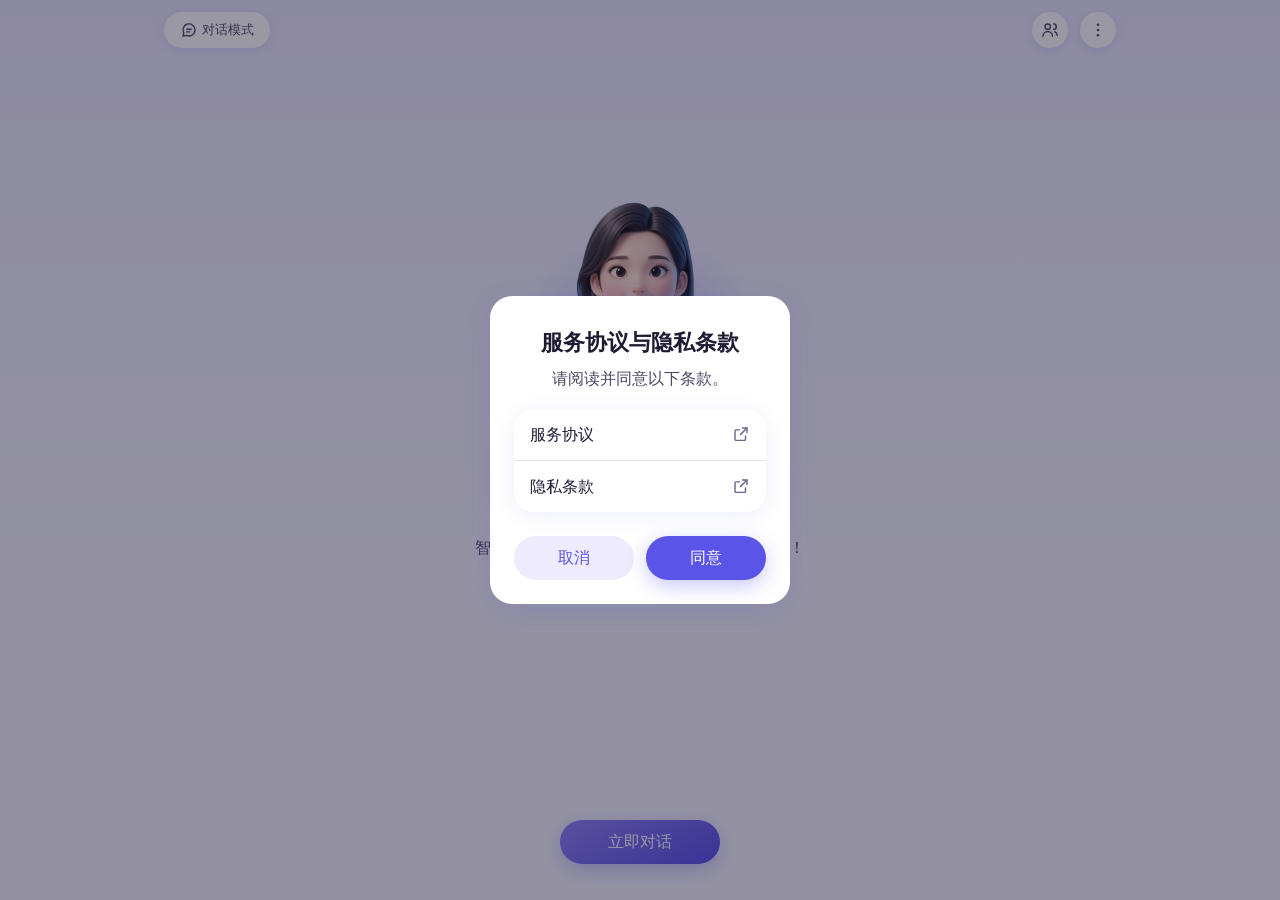
<file: index.html>
<!doctype html>
<html lang="zh-CN">
<head>
<meta charset="utf-8">
<meta name="viewport" content="width=device-width, initial-scale=1, viewport-fit=cover">
<title>数字人对话 | 湖北社科数据信息联盟</title>
<link rel="stylesheet" href="./h5v2/tokens.css">
<link rel="stylesheet" href="./h5v2/base.css">
<link rel="stylesheet" href="./assets/theme.css">
<script src="./js/settings.js"></script>
<script>Settings.applyTheme();</script>
<style>
/* ==========================================================================
   首页 · Companion-Hero —— 见 h5v2/DESIGN.md §4.1
   骨架：顶部切换形象 → 数字人形象位 → 问候语 → 收音波形 →
         AI 标识合规行 → 底部圆形操作区

   本文件只写结构与页面级变体类，不覆写 base.css 的组件样式（§12）。
   ========================================================================== */

/* 隐藏滚动条，但保留滚动能力。
   移动端本来不画滚动条，这里只处理桌面浏览器预览与部分安卓 WebView
   （Chromium 会在右侧画一条常驻条，截图与真机观感都对不上）。
   注意不是 overflow: hidden —— 那会把滚动一起禁掉，
   也是体系 §11 明令禁止的横向溢出兜底写法。
   微信 X5 是 Chromium 内核走 ::-webkit-scrollbar，Firefox 走 scrollbar-width。 */
html {
  scrollbar-width: none;        /* Firefox */
  -ms-overflow-style: none;     /* 旧 Edge / IE 内核 */
}
html::-webkit-scrollbar,
body::-webkit-scrollbar {
  width: 0;
  height: 0;
}

/* 顶部雾光铺在 body 上，由画布铺满整个视口宽度。
   不能画在 .home 上：.h5 有 max-inline-size: var(--w-content)（640px），
   宽屏下正文列居中，画在列上则两侧露出 body 的纯底色 --canvas，
   看起来就是"左右两片空白"。铺到 body 后，任何宽度下渐变都连续。
   微信内视口本来就窄于 640px，效果与改动前一致。
   形象背后那圈品牌柔光由 base.css 的 .figure::before 提供，
   这里不叠 --grad-aura，否则同一处渐变会重影。 */
body {
  background: var(--grad-hero);
}

.home__main {
  flex: 1 1 auto;
  display: flex;
  flex-direction: column;
  /* 顶部间距交给 .toprow 自己给（--sp-sm，与对话页顶栏一致）。
     原来这里写 --sp-md(16px)，比对话页的 12px 多 4px，
     两页互切时顶栏按钮会上下跳。 */
  /* 内容超出视口时整页滚动（§9「页面必须能滚」），不做固定高度 */
}

/* 顶部工具行：切换模式（左）+ 切换形象（右）。不重绘微信导航栏，都是页内动作。

   宽度对齐对话页顶栏（.docpage__bar 走 --w-docpage 1000px），
   这样两页互切时按钮不会左右跳。正文内容仍留在 640px 的内容栏里 ——
   本页只有这一行越出内容栏，用负 margin 对称补偿。
   窄屏时 min() 退化成视口宽减左右内边距，与对话页顶栏一致，
   所以这个式子两端都对得上，不需要额外的媒体查询。 */
.toprow {
  /* 内边距也照抄 .docpage__bar（--pad-start / --pad-end），
     否则两页按钮离屏幕边的距离不一样，切页时仍会看到横向位移。

     宽度用 100vw 而不是「父内容宽 + padding」：本元素已经是 .home__main
     的子项，父级的 padding-inline 已把它缩进过一次，再在同一条式子里扣
     一次会双重缩进（窄屏实测比对话页多缩 16px）。
     margin-inline 里的 50% 是相对父内容宽，减去自身半宽即回到视口居中。 */
  --toprow-w: min(var(--w-docpage), 100vw);
  box-sizing: border-box;
  width: var(--toprow-w);
  margin-inline: calc(50% - var(--toprow-w) / 2);
  /* 顶部间距 = 对话页顶栏的 --sp-sm(12px)，两页互切时按钮不上下跳。
     .home__main 已不再提供 padding-top，这里给的就是唯一一份。 */
  padding-block: var(--sp-sm);
  padding-inline: var(--pad-start) var(--pad-end);
  display: flex;
  justify-content: space-between;
  align-items: center;
  gap: var(--sp-sm);
}
/* 右侧两颗（切换形象 + 设置）成组，space-between 只在「模式钮」与这组之间分配，
   所以模式钮靠最左、这组靠最右，中间的按钮不会跑到正中。 */
.toprow__right {
  display: flex;
  align-items: center;
  gap: var(--sp-sm);
}

/* AI 标识改到欢迎字幕下方。base.css 的 .aiflag 自带 12px 上下 padding 与居中，
   这里只补两点：不要在字幕区定高里额外撑高（用绝对定位/负 margin 都会影响
   数字人位置），所以直接并用 margin 收掉上内边距，靠 .home__greet 的
   overflow 让它在字幕区外自然溢出显示。 */
.home__aiflag {
  /* 与上方欢迎字幕拉开间距：base 自带 12px 上 padding，这里再叠 8px，
     合计 20px（原来用负 margin 抵成 0，标识贴着副标题太近）。 */
  margin-top: var(--sp-xs);
  padding-bottom: 0;                     /* 下方留白交给下一行 */
  font-size: var(--text-xs);
  color: var(--ink-3);
}
/* 播报/回复/加载态不显示：那时字幕区是播报窗口，标识混在里面会被误读成内容。
   **必须是 display:none 而不是 visibility:hidden** —— 后者仍占位，
   34px 的标识会把 #answer 往下推，110px 的字幕区就只装得下两行了（实测裁掉第三行）。
   录音态（.is-rec）用 visibility：字幕整块本来就隐藏，让不让位都看不出来，
   且录音行要靠这块占位定位，不能塌。 */
.js-speaking .home__aiflag,
.js-answering .home__aiflag,
.js-answered .home__aiflag { display: none; }
.is-rec .home__aiflag { visibility: hidden; }

/* 切换形象：窄屏是纯图标圆钮，≥375 恢复成「图标 + 文字」胶囊。
   窄屏省横向空间（页头这行还挤着 AI 标识），宽屏文案回来、指示更明确。
   基类 .pill 是胶囊形态（padding 0 16px、min-height 36px、gap 4px），
   圆钮下必须把这三样一起收掉，否则是个被撑宽的椭圆。
   尺寸与形状对齐 .iconbtn 的圆钮语言：--h-pill 直径、1:1、border-radius 999px。 */
.pill--icon {
  width: var(--h-pill);
  min-width: var(--h-pill);      /* 基类 min-height 只管纵向，横向要自己锁 */
  padding: 0;
  gap: 0;
  justify-content: center;
  aspect-ratio: 1 / 1;           /* 保证是正圆而不是椭圆 */
  border-radius: var(--r-pill);
}
/* 图标在圆钮里可以比胶囊里大一点：14px 在 36px 圆里显得偏小 */
.pill--icon svg { width: 18px; height: 18px; }
.pill__label { display: none; }

/* ≥768：文字回来、形状回到基类的胶囊。只覆盖圆钮那几条，其余仍走 .pill。
   小于 768 一律纯图标圆钮 —— 手机上页头横向紧张，标题/内容优先，
   按钮退回图标形态省出宽度。 */
@media (min-width: 768px) {
  .pill--icon {
    width: auto;
    min-width: auto;
    padding: 0 var(--sp-md);
    gap: var(--sp-2xs);
    justify-content: flex-start;
    aspect-ratio: auto;
  }
  /* 图标保持 18px：胶囊里文字是 13px，14px 图标会显得比字还小、按钮失衡。
     （原先写 14px 是怕图标压过文字，但那只在文字 16px 时才成立。） */
  .pill__label { display: inline; }
}

/* 始终圆钮、不显示文字（切换对话模式钮）。叠在 .pill--icon 之后，
   特异性同为 (0,1,0) 但源序更晚，所以能盖住上面 ≥375 的胶囊化规则。 */
.pill--round,
.pill--round .pill__label { display: none; }
.pill--round {
  display: inline-flex;
  width: var(--h-pill);
  min-width: var(--h-pill);
  padding: 0;
  gap: 0;
  justify-content: center;
  aspect-ratio: 1 / 1;
  border-radius: var(--r-pill);
}
.pill--round svg { width: 18px; height: 18px; }

/* 设置钮是 <a>：base.css 给所有 a:hover 加了 underline，圆钮里不合体。
   与另两页顶栏同口径。 */
.pill--round,
.pill--round:hover { text-decoration: none; }

/* 深色模式：顶栏两钮的图标与文字改用主色。
   浅色下走 --ink-2 中性灰（不抢内容），深色底上灰色发闷、边界不清，
   换 --brand(#8B84F2) 才立得住；三页同一口径。 */
/* html:not([data-theme="light"]) 让设置页的「强制浅色」同时压住这条媒体查询；
   下面那条 html[data-theme="dark"] 负责「强制深色 + 系统浅色」。 */
@media (prefers-color-scheme: dark) {
  html:not([data-theme="light"]) .toprow .pill { color: var(--brand); }
}
html[data-theme="dark"] .toprow .pill { color: var(--brand); }

/* 主体内容在「胶囊以下、按钮以上」的剩余空间里垂直居中。
   用前后两个弹性占位实现，而不是 justify-content: center ——
   居中溢出是双向的，内容高于容器时顶部会被推出视口且永远滚不到。
   弹性占位在空间不足时收缩为 0，内容自然从顶部开始并正常滚动。 */
.home__stage {
  flex: 1 1 auto;
  display: flex;
  flex-direction: column;
}
.home__stage::before,
.home__stage::after {
  content: "";
  flex: 1 1 0;
  min-height: 0;
}

/* 形象位：固定几何舞台（§9.1 允许写死的场景之一）。
   高度是「视口扣掉其余全部内容」后的剩余量：
     369px = 上内边距(16) + 顶行胶囊(36) + 形象上边距(12) + 问候语区(110)
           + 收音行(91) + 底部按钮让位(104)
           （实测值，改文案或改问候语区/收音行高度后需重新实测）
   **收音行是 91 不是 56**：波形 40 + 间距 8 + 状态文字 27 + 上内边距 16。
   早先按 56 记，导致 320×568 / 360×640 各溢出 35px / 15px。
   注：AI 标识已并入顶行，不再单独占纵向空间。
   宽屏/高屏时撑到基准 286px（--figure-hero）；矮屏先压形象，
   压到 190px 为止，再不够才整页滚动。这样首屏始终是「一屏叙事」。 */
.figure--hero {
  max-width: 300px;   /* 固定几何：避免平板宽度下形象被拉成巨幅 */
  margin: var(--sp-sm) auto 0;
  height: clamp(190px, calc(100dvh - 369px), var(--figure-hero));
  /* 行高必须显式定为容器高。
     .figure 是 grid，隐式行高为 auto 时会被图片内容撑到 300px，
     于是 .figure__img 的 max-height:100% 解析成 300 而不是舞台高度，
     图片溢出、顶部被裁（实测裁掉 66px，正好切到头顶）。
     定为 100% 后图片按舞台高度等比缩放，不再溢出。 */
  grid-template-rows: 100%;
}

/* 问候语居中：首页是「建立关系」的场景，不是信息列表，
   居中的问候与形象位共用同一条中轴，视线不用左右找对齐线。 */
.home__greet {
  padding-top: var(--sp-md);
  text-align: center;
}

:root { --greet-h: 110px; }

/* 欢迎语区固定 108px = 窄屏（320/360）最坏情况下的完整高度：
     16 上内边距 + 29 h1 + 8 副标题上边距 + 54 副标题两行 = 107 → 108
   宽屏副标题只占一行，只需 81px，多出的 27px 是留白 —— 换窄屏不裁字。
   **必须定高，不能用 auto** —— 这块在 .home__stage 这条 flex 列里，
   高度一变，两端 flex:1 撑杆重新分配，数字人跟着上移。
   定高正是「数字人不动」的实现方式：容器尺寸恒定，内容按 auto 内部流动。 */
.home__greet {
  box-sizing: border-box;   /* 高度含 padding */
  height: var(--greet-h);
  /* 欢迎态允许下方内容溢出：AI 标识挂在字幕之后，定高 110 装不下它，
     溢出显示才落在「字幕下方」而不是被裁掉。它不参与布局高度，
     所以数字人位置不受影响。
     播报/回复态改回 hidden —— 那是三行窗口，要裁掉滑出上缘的旧句。 */
  overflow: visible;
}
.js-answering .home__greet,
.js-answered .home__greet {
  overflow: hidden;
}

/* --------------------------------------------------------------------------
   提交提问后的两个后置态：加载 → 回复
   --------------------------------------------------------------------------
   三者互斥，全由 .js-answering（加载中）/ .js-answered（已有回复）切换：
     默认          → 欢迎字幕
     .js-answering → 三点加载气泡
     .js-answered  → 回复文字
   高度沿用 --greet-h，所以数字人位置不动。 */
.answer-typing,
.answer { display: none; }

.js-answering .greet__hi,
.js-answering .greet__sub,
.js-answered .greet__hi,
.js-answered .greet__sub { display: none; }

/* 加载气泡：复用体系 .bubble--ai（白底 + 卡影）+ .bubble--typing（三点跳动）。
   只补两条 —— 体系里它是 .bubble 的流内元素（对话页里在气泡列表里），
   这里要它占据整个字幕区并居中。
   **四角圆角统一**：.bubble--ai 默认把左下角收成 --r-xs（指向说话方），
   这里改成与其余三角相同的 --r-bubble，去掉小尾巴的观感。 */
.js-answering .answer-typing {
  display: inline-flex;
  border-radius: var(--r-bubble);
}
/* 回复区：与欢迎字幕同一套三行窗口 —— 当前句在首行，每次换句整条轨道
   从下方滑入，旧句上移滑出上缘。与欢迎区唯一的差别是文字居中（一行一句）。

   **不固定 height，改用 max-height + 内部滚动**：回复句子最长 31 字，
   首行按 h1 排要折 2 行（57px），三行窗口合计 140px 上下，
   110px 的字幕区装不下 —— 定高会把后两句硬切掉。
   改成「放得下就不滚、放不下就在区内滚」，播报时当前句恒贴顶（见 shiftGreetWindow），
   短句与欢迎字幕观感完全一致。 */
.js-answered .answer {
  display: block;
  text-align: center;
  overflow-x: hidden;
  overflow-y: auto;
  max-height: 100%;
  -webkit-overflow-scrolling: touch;
  scrollbar-width: none;
  position: relative;   /* 退场的旧轨道按它定位，否则会跑到 #greet-box 顶上 */
  /* 底部内边距只在横屏给（见文件末尾的媒体查询）。
     竖屏 110px 的字幕区本来就紧：三行 112px 已经超了 2px，
     再扣掉 1.3em(21px) 就只能看见一行半 —— 实测第二行被切、第三行不见。
     横屏右栏有 188~258px，那 21px 换「滚到底不被遮罩压字」是划算的。 */
}
.js-answered .answer::-webkit-scrollbar { display: none; }
.js-answered .answer .greet__line {
  line-height: 1.45;
}
.js-answered .answer .greet__line.is-current {
  line-height: 1.3;
}
/* 回复句比欢迎语长（最长 31 字），首行按 h1 排会折成两三行，
   110px 装不下「当前 + 后两句」—— 底部用渐变遮罩收边，
   视觉上是「后面还有」，而不是被硬切一刀。 */
/* 遮罩的终点色用 --canvas：它正是 body 的底色，且有浅/深两套值
   （#F5F4FD / #14131F），深浅主题自动跟随，不必再写一条 media 块。
   起点 alpha 为 0，不必关心色相。 */
.js-answered #greet-box::after {
  content: '';
  position: absolute;
  left: 0; right: 0; bottom: 0;
  /* 0.7em 而非 1.1em：竖屏 110px 装三行刚好用满，
     1.1em 的遮罩会把第三行整行吃掉（实测只剩一半）。遮罩只是「还有更多」的暗示，
     收窄后既有渐隐感，又不挡字。 */
  height: 0.7em;
  background: linear-gradient(to bottom, rgba(255,255,255,0), var(--canvas));
  pointer-events: none;
}

/* 播报字幕：三行窗口 + 轨道上移。
   当前句恒在第一行；每念完一句，整条轨道上移一格，旧句滑出窗口上缘并渐隐，
   下一句从下方补进来。DOM 里只保留窗口内的三句（见 renderGreetLines），
   所以行数恒定、高度恒定，不会把下面的内容顶下去。 */
.greet__track {
  display: flex;
  flex-direction: column;
  /* 上移一格的过渡。--dur-short 与体系同档；缓动用 ease-out，起步快、收尾稳。 */
  transition: transform var(--dur-short) var(--ease-out);
}
.greet__line {
  display: block;
  font-size: var(--text-base);
  line-height: var(--lh-body, 1.7);
  color: var(--ink-2);
  transition: color var(--dur-short) var(--ease-out);
}
.greet__line + .greet__line { margin-top: var(--sp-xs); }
.greet__line.is-current {
  font-size: var(--text-lg);
  font-weight: var(--w-head);
  line-height: var(--lh-heading);
}
/* 已播过的字：品牌主色；未播的保持次文字色 —— 颜色本身就是进度条。 */
.greet__said { color: var(--brand); }

/* 换句时正在退场的旧轨道：脱离文档流，盖在窗口原来的位置上（top 由脚本量好后内联给出），
   整条上移一格并淡出，走完再被摘掉（见 retireTrack）。
   必须绝对定位 —— 留在流内会把新轨道往下挤，而新轨道要原地滑入。
   transition 要把 opacity 一起带上（基类只声明了 transform）。
   父容器要 position: relative，旧轨道才按字幕区左上角定位。 */
.greet__track--out {
  position: absolute;
  left: 0; right: 0;
  pointer-events: none;
  opacity: 0;
  transition: transform var(--dur-short) var(--ease-out),
              opacity var(--dur-short) var(--ease-out);
}

/* 收音波形所在处。容器**恒常存在并占位**，只有波形自身的可见性在切 ——
   绝不能用 display 开关：那会让 .home__stage 的内容高度变化，
   两端那两个 flex:1 撑杆重新分配剩余空间，数字人与问候语整体上移
   （踩过：波形只在录音时出现，一点录音键整页往上跳 19px）。
   用 visibility 保留盒子尺寸，布局纹丝不动。
   可见性与动画同一个判据（is-live = 正在收音），不再多一个要同步的状态类。 */
/* 波形在上、状态文字在下，整体水平居中。 */
.listening {
  display: flex;
  flex-direction: column;
  align-items: center;
  justify-content: center;
  gap: var(--sp-xs);
  padding-top: var(--sp-md);
}
/* 波形右侧的状态文字（体系 §8 口径：正文级字号、次文字色，
   收音中转为品牌色，与波形/按钮同步）。 */
.listening__text {
  font-size: var(--text-base);
  color: var(--ink-3);
  transition: color var(--dur-short) var(--ease-out);
}
.listening__text.is-live { color: var(--brand); }
/* 录音中：波形上移到刚被隐藏的欢迎字幕所在的位置，垂直居中于字幕区。
   必须用 relative + top 做纯视觉位移 —— 负 margin 会参与 flex 列的空间计算，
   把 .home__stage 的有效高度改小、数字人整体下移（踩过：下移了 63px）。
   relative 位移不改变布局，兄弟节点的位置一律不动。 */
.is-rec .listening {
  position: relative;
  /* 位移把整个波形块（波形 + 下方文字）的中心对到字幕盒的中心。
     组成：字幕高的一半 + 块上边距 + 30px。
     30px 是实测校正值：块高 91px，波形居中时块中心比字幕中心低 10px，
     要补的就是「块高一半 − 波形高一半 + 那 10px」≈ 30。
     shortcut: 块高随文案折行变化（320 窄屏「正在努力翻译...」可能换行），
     那时的偏差会变，改文案后需重测这个值。 */
  top: calc(-1 * (var(--greet-h) / 2 + var(--sp-md) + 30px));
}
/* 显隐挂在整个 .listening 上，不挂在波形自己身上 ——
   文字是波形的兄弟节点，只藏波形的话「我在听，你说」会一直露在首屏。
   容器保留占位（visibility 不参与布局），数字人仍然不跳。
   判据类由脚本同时挂在容器与波形上（见 render）。 */
.listening { visibility: hidden; }
.listening.is-live { visibility: visible; }

/* 录音中转态（脚本在 render('recording') 里挂到 <html>）：
   欢迎字幕整块隐藏、波形放大。
   字幕用 visibility 而不是 display —— 保持 110px 占位，否则整列重排、
   数字人会跳（同 .listening 的处理口径）。 */
.is-rec .home__greet { visibility: hidden; }
/* 波形放大：base.css 的 .wave 是 22px 高、条 3px 宽，首页这个位是画面焦点、
   显得太小。整体 ×1.45（原 ×1.8 偏大，压住了下方问候语）：
   条宽 4px、高度与各条按同一比例缩。
   各条高度必须逐条覆写 —— base.css 用了 nth-child 定死 8/14/20/12/17/9/13px。 */
#hero-wave { height: 32px; gap: 4px; }
#hero-wave i { width: 4px; }
#hero-wave i:nth-child(1) { height: 11px; }
#hero-wave i:nth-child(2) { height: 20px; }
#hero-wave i:nth-child(3) { height: 29px; }
#hero-wave i:nth-child(4) { height: 18px; }
#hero-wave i:nth-child(5) { height: 25px; }
#hero-wave i:nth-child(6) { height: 13px; }
#hero-wave i:nth-child(7) { height: 18px; }

/* 底部圆形操作区：浮动固定在视口底部，内容从下方穿过。
   用 fixed 而非 sticky —— sticky 要有个滚动祖先才粘得住，
   这里内容居中后整页可能不滚，sticky 就浮不起来了。
   文字色与阴影已由 base.css 的 .iconbtn 提供，不覆写。 */
.dock--float {
  position: fixed;
  left: 50%;
  bottom: calc(var(--sp-lg) + var(--pad-bottom));
  transform: translateX(-50%);
  z-index: var(--z-nav);
  display: none;          /* 默认藏起，授权后由 .js-granted 换回来 */
}

/* ==========================================================================
   键盘输入条 —— 点「键盘输入」后原位替换那三个圆钮
   ==========================================================================
   与 .dock--float 同一套定位（fixed + 底部居中），所以是「原地换掉」
   而不是另起一行。只有在 .js-input 态显示：
   脚本切这个类时同时把 .dock 藏掉（见 .js-input .dock）。
   不用体系里的输入组件（.composer）：那套带模式切换、录音态、两态输入，
   这里只要输入框 + 发送，套过来反而要剥掉一大半。 */
.inputbar {
  position: fixed;
  left: 50%;
  bottom: calc(var(--sp-lg) + var(--pad-bottom));
  transform: translateX(-50%);
  z-index: var(--z-nav);
  display: none;
  align-items: center;
  gap: var(--sp-sm);
  /* 与 .h5 内容列同宽上限，窄屏留出安全边 */
  width: min(calc(100% - var(--pad-start) - var(--pad-end)), var(--w-content));
}
/* 显隐完全交给 hidden 属性（脚本开/关），沿用 base.css 那条 display:none !important。
   这里只写布局。三钮让位的规则放到 .js-granted 之后（见文件末尾），
   否则同特异性下会被后写的 `.js-granted .dock { display: flex }` 盖掉。 */
.inputbar { display: flex; }

/* 取消钮：固定成与输入框同高（.composer__field 的 --h-input）。
   .iconbtn 基类是 clamp(46px,15vw,60px)、为首页大圆钮定的，
   放进输入条会比输入框高一截（375 视口 56 > 48）。这里按输入框压回来。 */
.inputbar > .iconbtn {
  width: var(--h-input);
  height: var(--h-input);
  min-height: var(--h-input);
  flex: 0 0 auto;
}

/* 底部四个动作钮（录音 / 键盘 / 重播 / 播报停止）统一到 --h-input(48px)，
   与输入条的取消钮同大。原来走 .iconbtn 基类的 clamp(46px,15vw,60px)，
   在手机上会到 59~60px，比取消钮大一圈；同一位置换态时尺寸跳变。
   热区仍是 48 ≥ --h-control(44)，不损失可点性。 */
#btn-mic,
#btn-keyboard,
#btn-replay,
#btn-speaking {
  width: var(--h-input);
  height: var(--h-input);
  min-height: var(--h-input);
}

/* 提示文字调浅。
   注意 placeholder 并不继承 .composer__field 的 --ink-3 ——
   base.css 给 input 本身写了 color: var(--ink)，浏览器再据此派生 placeholder，
   实测落到默认灰 rgb(117,117,117)，与主题色无关。
   所以这里必须显式指定颜色：用 --ink-3 再压一档透明度，
   色相与「说明文字」同族，深浅两主题自动跟随。 */
.composer__field input::placeholder { color: var(--ink-3); opacity: 0.65; }

/* 发送钮的未输入态（无 data-send）：白底落在白色输入框里，边界几乎看不出。
   base.css 的 --sh-btn 太淡（0.14 / 10px 模糊），撑不起「这里有个按钮」。
   这里单独加深一档：更实的偏移 + 更大扩散。
   用 currentColor 系不行（按钮图标色是 --ink-3），所以直接给强一点的紫黑；
   深色模式下靠 @media 换成纯黑，否则紫影压在暗底上看不见。 */
/* 图标也给主色：置灰态原本是 --ink-3（灰），在白底白钮上几乎看不见。
   用 --brand 与就绪态同一族色，只是没有底色 —— 仍是「未就绪」观感，
   但一眼能认出这是个向上箭头。 */
.iconbtn.composer__send:not([data-send]) {
  box-shadow: 0 2px 6px rgba(30, 27, 51, 0.18), 0 1px 2px rgba(30, 27, 51, 0.12);
  color: var(--brand);
}
/* 深色下阴影要更黑更实 —— 半透明深紫压在深底上等于没有 */
@media (prefers-color-scheme: dark) {
  html:not([data-theme="light"]) .iconbtn.composer__send:not([data-send]) {
    box-shadow: 0 2px 6px rgba(0, 0, 0, 0.55), 0 1px 2px rgba(0, 0, 0, 0.4);
  }
}
html[data-theme="dark"] .iconbtn.composer__send:not([data-send]) {
  box-shadow: 0 2px 6px rgba(0, 0, 0, 0.55), 0 1px 2px rgba(0, 0, 0, 0.4);
}

/* ==========================================================================
   底部动作区：按授权状态二选一
   ==========================================================================
   未授权：「立即对话」—— 它的职责就是发起授权。真机微信里点是跳授权页；
           演示站没有 AppID，所以弹一个确认窗示意（见 .authq）。
   已授权：录音 · 键盘两个图标钮 —— 语音与身份由微信提供。

   切换看 `.js-granted`（授权后由脚本打上），不看环境：
   微信端加载时即授权（auth.js 的 boot），所以微信里看不到「立即对话」；
   非微信端要先点它确认一次。两个规则互为补集，不会同时出现 ——
   两者都是 fixed + 同一个 bottom，同时显示会叠在一起。

   默认（脚本没跑）露出「立即对话」：它是主入口，藏起来就是一屏死页。 */
.dock-cta {
  position: fixed;
  left: 50%;
  bottom: calc(var(--sp-lg) + var(--pad-bottom));
  transform: translateX(-50%);
  z-index: var(--z-nav);

  display: inline-flex; align-items: center; justify-content: center;
  min-height: var(--h-control);
  padding: 0 var(--sp-2xl);
  border-radius: var(--r-pill);
  background: var(--grad-brand);
  color: var(--on-brand);
  font-size: var(--text-base);
  font-weight: var(--w-mid);
  white-space: nowrap;
  box-shadow: var(--sh-brand);
  transition: transform var(--dur-micro) var(--ease-out);
}
.dock-cta:active { transform: translateX(-50%) translateY(1px); }
/* 按钮不该有链接的下划线。base.css 给 a:hover 加了 text-decoration: underline，
   那是给正文里的链接用的；这里是按钮形态，覆写掉。 */
.dock-cta,
.dock-cta:hover { text-decoration: none; }

/* ==========================================================================
   扫码登录弹窗（示意）
   ==========================================================================
   真机微信里点「立即对话」是跳微信授权页，回不到本页；演示站没有 AppID，
   所以这里用同一套 .modal 形态做一个扫码窗，把「扫码 → 登录」这一步演出来。
   二维码是纯占位图形（CSS 网格画的假码），不指向任何真实链接。

   只限宽、不限高：内容是自然高度，不写死。
   改宽度必须叠 `dialog.modal` —— base.css 的 `dialog.modal` 特异性 (0,1,1)
   带 width 与 max-width，单类名会被静默盖掉（本页踩过一次）。
   最终宽 = min(300, 视口 − 64)：320px 视口下留出左右各 32px。 */
dialog.modal.authq {
  width: 300px;
  max-width: calc(100% - var(--sp-xl) * 2);
}
/* 占位二维码：assets/demo-qr.png，演示用占位图，不指向真实链接。
   点它 = 演示「扫上了」→ 授权成功（见脚本），所以给 pointer 光标。 */
.authq__qr {
  display: block;
  width: 180px;
  height: 180px;
  margin: var(--sp-lg) auto 0;
  padding: var(--sp-sm);
  background: #FFFFFF;
  border-radius: var(--r-sm);
  cursor: pointer;
}
.authq__qr img { width: 100%; height: 100%; display: block; }
/* button 重置后文字仍按继承对齐：弹窗 .modal 标题默认左对齐，这里居中 */
.authq h2 { text-align: center; }
/* 标题只是接初始焦点的落点（见 DOM 注释），不该画出焦点框。 */
.authq h2:focus,
.authq h2:focus-visible { outline: none; }

/* ---- 协议确认弹窗 ---- */
#proto-sheet { width: 300px; max-width: calc(100% - var(--sp-xl) * 2); }
#proto-sheet h2 { text-align: center; }
/* 标题只是接焦点的落点（见 DOM 注释），不该画出焦点框 */
#proto-sheet h2:focus,
#proto-sheet h2:focus-visible { outline: none; }
.protosheet-intro {
  margin-top: var(--sp-xs);
  font-size: var(--text-xs);
  color: var(--ink-3);
  text-align: center;
}
/* 两条协议用 .row 骨架，右侧外链图标（语义是「跳出去」，不是进下一级）。
   行高按热区收缩：弹窗只有 300px 宽，.row 默认 padding 在弹层里偏肥。 */
#proto-sheet .rowlist { margin-top: var(--sp-md); }
#proto-sheet .row { padding: var(--sp-sm) var(--sp-md); min-height: var(--h-tap); }
#proto-sheet .row:hover { background: var(--mist-1); }
.proto__name { flex: 1 1 auto; font-size: var(--text-base); color: var(--ink); }
.proto__ext { flex: 0 0 auto; width: 18px; height: 18px; color: var(--ink-3); }
#proto-sheet .proto__link,
#proto-sheet .proto__link:hover { text-decoration: none; }

/* 矮横屏（568×320 实测）：弹窗高度紧张，按钮会被切在底部。
   收紧纵向：隐藏说明句、行与按钮间距各降一级、弹窗内边距减半。 */
@media (max-height: 399.98px) {
  #proto-sheet { padding-top: var(--sp-md); padding-bottom: var(--sp-md); }
  .protosheet-intro { display: none; }
  #proto-sheet .rowlist { margin-top: var(--sp-sm); }
  #proto-sheet .row { min-height: 0; padding: var(--sp-xs) var(--sp-md); }
  #proto-sheet .cluster { margin-top: var(--sp-md); }
}

/* 授权后把两个图标钮换回来，同时收起「立即对话」。
   播报中（.js-speaking）两个钮让位给播报钮，播完再换回来。 */
.js-granted .dock { display: flex; }
.js-granted .dock-cta { display: none; }

/* AI 标识常显：合规要求（base.css 写明「任何对话页必现」），
   授权前后都留在页头左侧。 */
.js-speaking .dock { display: none; }

/* 重播钮：只在「有回复」时出现（播完保留、停止后仍在）—— 还没提问时重播没有意义。
   播报中不用管：整个 .dock 已被 `.js-speaking .dock` 藏掉（含本钮）。
   .js-replayable = 播报被中途停掉、回复已收起、等用户点重播。 */
.js-granted #btn-replay { display: none; }
.js-answered #btn-replay,
.js-replayable #btn-replay { display: grid; }   /* 回到 .iconbtn 基类的 grid */
/* 键盘输入条打开时，三个圆钮让位。
   必须写在 `.js-granted .dock` 之后：两者特异性相同 (0,2,0)，
   靠源序取胜 —— 放前面会被覆写成 flex（实测踩过，三钮照样显示）。 */
.js-input .dock { display: none; }

/* ==========================================================================
   播报中按钮 —— 播报期间顶替底部那两个钮
   ==========================================================================
   动效照录音钮的两层「正在出声」：
     1) 圆钮本体的扩散波纹 —— 与 #btn-mic 同一套（圆钮直径都由 .iconbtn 的
        clamp 给出，不用另设）。**幅度与周期这一处收窄加快了**：
        录音钮的波纹按「长按收音」的时长去调，播报是一句话就完，
        用同一条曲线会显得拖沓。关键帧见下面本页重定义的 speakwave。
     2) 钮内图形用**收音状态行左边那串波形**（.wave，base.css 已有），
        连同 is-live 一起复用：那正是「我在听，你说」左边的动效，量纲与节奏同一套。
   不自己画像素、不新写关键帧 —— 两处动效都从既有实现借用。 */
/* 容器只用 .dock--speak 一个类，**不叠 .dock**。
   叠了就会被 `.js-granted .dock { display: flex }`（0,2,0）盖掉本条的
   display:none（0,1,0）—— 实测过：播报结束后容器仍 display:flex，
   与换回来的图标钮重叠在同一位置。这里不复用 .dock 类即无此冲突。
   单子元素，flex 不需要额外属性。 */
.dock--speak {
  position: fixed;
  left: 50%;
  bottom: calc(var(--sp-lg) + var(--pad-bottom));
  transform: translateX(-50%);
  z-index: var(--z-nav);
  display: none;
}
.js-speaking .dock--speak { display: flex; }

#btn-speaking {
  position: relative;
  /* 实心品牌底 + 反白图形：屏幕正中被用户盯着看，与录音中的 #btn-mic 同一观感。 */
  background: var(--grad-brand);
  color: var(--on-brand);
  box-shadow: var(--sh-brand);
}
/* 钮内波形压白：.wave 默认用 --grad-wave（紫色渐变），
   在品牌渐变底上会糊成一团，反白才看得见。宽度交给 .wave 自身的间距。 */
#btn-speaking .wave { color: var(--on-brand); }
#btn-speaking .wave i { background: currentColor; }
#btn-speaking::after {
  content: '';
  position: absolute;
  inset: 0;
  border-radius: var(--r-pill);
  border: 2px solid var(--brand);
  /* 比录音钮那套收窄、加快：base.css 的 speakwave 扩到 1.55 倍、走 1600ms，
     在 59px 的圆钮上会甩出约 91px 的一圈，节奏也偏慢。
     这里覆写成 1.22 倍 / 900ms，扩散只溢出一点点、「心跳」快一档。
     关键帧的 scale 值写在 base.css 里，改不了单个用法的幅度 ——
     所以只能重定义一条同名关键帧（同为全局，页面 <style> 在 base.css 之后，
     后定义者胜，只影响本页；录音钮用的是 base.css 那条的原值）。 */
  animation: speakwave 900ms var(--ease-out) infinite;
  pointer-events: none;
}
@keyframes speakwave {
  0%   { opacity: .55; transform: scale(1); }
  70%  { opacity: 0;   transform: scale(1.22); }
  100% { opacity: 0;   transform: scale(1.22); }
}

/* 录音中：录音键上色，与收音行的波形呼吸同步。
   用 base.css 既有的 .iconbtn--brand 变体（品牌渐变底 + 反白图标 + 品牌投影），
   不新增视觉语言。颜色不是唯一信号 —— 波形动起来、文案切成「我在听，你说」、
   按钮 aria-pressed 转 true，三条通道同时说明状态（§10）。

   这里只保留 transform 过渡（按下反馈），去掉 background-color 过渡：
   .iconbtn 的录音态背景是渐变（background-image），而它的背景色是 transparent。
   background-image 不参与过渡，背景色却在过渡 —— 途中渐变被近乎透明的背景色
   挡住，图标却已经转白，会出现约 100ms 的「图标消失」帧。
   状态切换一步到位更干净，也不会引起重排（§8）。 */
#btn-mic {
  transition: transform var(--dur-micro) var(--ease-out);
}

/* 录音中：与回复播报钮同一套扩散波 —— 同一个 speakwave 关键帧，
   视觉语言不分叉（都是「这个元素正在出声」）。
   挂在 .iconbtn--brand 上而不是自己加状态类：录音时 render() 已经会给
   这个类（品牌渐变底），复用现成的判据，不再多一个要同步的状态。
   波纹只在真正收音时出现；识别中（.is-busy）不加，那时是转圈在表达进度。 */
#btn-mic.iconbtn--brand:not(.is-busy)::after {
  content: '';
  position: absolute;
  inset: 0;
  border-radius: var(--r-pill);
  border: 2px solid var(--brand);
  animation: speakwave 1600ms var(--ease-out) infinite;
  pointer-events: none;
}
/* .iconbtn 没写 position，绝对定位的 ::after 会以页面为参照 —— 补上 */
#btn-mic { position: relative; }

/* 录音键三态图标互斥：麦克风 / 转圈 */
#btn-mic .iconbtn__spin { display: none; }
#btn-mic.is-busy .iconbtn__mic { display: none; }
#btn-mic.is-busy .iconbtn__spin { display: block; }

/* 识别中：转圈。只动 transform（§8），布尔量旋转最省事也最稳 */
#btn-mic.is-busy .iconbtn__spin {
  animation: micspin 800ms linear infinite;
}
@keyframes micspin { to { transform: rotate(360deg); } }

/* 识别中禁用按压位移，否则转圈会跟着跳 */
#btn-mic.is-busy:active { transform: none; }

/* 降级动效时转圈显式停住。
   不靠 base.css 的全局钳制（它把时长压到 150ms、只跑一次，
   结果同样是静止，但那条规则读起来像"忘了处理"）。
   口径与本文件的 .wave：停成静态可辨的图形，
   "正在进行"这件事由旁边那句「正在识别你说的话」承担，不靠图形空转（§8）。 */
@media (prefers-reduced-motion: reduce) {
  #btn-mic.is-busy .iconbtn__spin { animation: none; }
  /* 波纹停住，留一圈静态描边 —— 状态不丢（底色已是品牌渐变），
     但不空转。与 base.css 里 .speakbtn 的处理同一口径。 */
  #btn-mic.iconbtn--brand:not(.is-busy)::after {
    animation: none;
    opacity: .45;
    transform: none;
  }
  /* 播报钮同口径：扩散波纹与钮内波形都停住。
     波形停住仍是可辨的图形（base.css 给了 transform: scaleY(.5) 的静态态），
     不空转但状态不丢。 */
  #btn-speaking::after { animation: none; opacity: .45; transform: none; }
  #btn-speaking .wave.is-live i { animation: none; }
}
/* 内容底部让位 = 按钮直径 + 按钮下边距(--sp-lg) + 安全区 + 8px 余量。
   与 .dock--float 的 bottom 口径一致，最后一行正好落在按钮上方。 */
.home__main--hasdock {
  padding-bottom: calc(var(--h-dock) + var(--sp-lg) + var(--pad-bottom) + var(--sp-xs));
}

/* --------------------------------------------------------------------------
   矮横屏：左右分栏，把横向余量换给形象
   --------------------------------------------------------------------------
   横屏只有三百多像素高，而纵向堆叠时「形象 + 问候语 + 收音行」三块要一起挤，
   844×390 上形象只剩 82px —— 人物几乎看不出是谁。

   但横屏左右有大片空白：内容列只有 640px 宽（视口 844），两侧各空 102px。
   所以改成左右分栏，形象独占左列、吃满整个 stage 的高度，右列放
   问候语 + 收音行。形象由「纵向被挤压」变成「由可用高度决定」。

   两处配合，缺一不可：
   1) 底部让位收窄：104 → 72（按钮直径 + 安全区）。
      **只限横屏**：竖屏纵向宽裕，保持原值。
   2) stage 显式定高 —— 详见下方 .home__stage 的注释。 */
@media (orientation: landscape) and (max-height: 519.98px) {
  /* 横屏把「形象」与「问候语 + 收音行」改为左右分栏。
     原来三块纵向堆叠，形象的可用高度被问候语和收音行挤到 82px（844×390）；
     而横屏左右各有上百像素是空的 —— 内容列只有 640px 宽，视口 844。
     分栏后形象能吃满整个 stage 的高度，纵向开销只剩顶部行与底部让位。
     左形象 / 右文字：形象贴左，与顶部「内容由 AI 生成」同侧。 */
  .home__stage {
    display: grid;
    /* 形象列宽上限 300px（与竖屏基准一致），高度由 stage 决定；
       右栏吃剩余宽度。形象宽高比 1:1，所以列宽也直接决定形象高度 ——
       给上限是为了不让它在宽横屏里被拉成巨幅。 */
    grid-template-columns: minmax(120px, min(300px, 38%)) minmax(0, 1fr);
    grid-template-areas:
      "figure greet"
      "figure listen";
    /* 两行都给 minmax(0, 1fr)：形象的 1:1 比例会反过来撑高行高（循环依赖），
       显式 1fr + 允许压到 0 才能让它服从 stage 的可用高度。 */
    grid-template-rows: minmax(0, 1fr) minmax(0, 1fr);
    align-items: center;
    column-gap: var(--sp-md);
    row-gap: 0;
    /* **必须显式定高**。body 只有 min-height:100dvh、高度 auto，
       .home__main 又是 flex:1 1 auto —— 内容多高 body 就多高，flex 的收缩
       从来不会触发，于是 stage 会按形象 1:1 撑到列宽那么多，整页往下滚。
       定高后形象改由可用高度决定，与竖屏那套「定高换位置稳定」同理。

       顶行按 **60px** 算（--h-pill 36 + 上下 padding --sp-sm 各 12）：
       .toprow 现在自带 padding-block，不再是 36。 */
    height: calc(100dvh - 60px - var(--h-dock) - var(--pad-bottom));
    min-height: 0;
  }
  /* 纵向堆叠时用一对弹性占位伪元素做垂直居中。改成 grid 后它们会变成
     额外的 grid 项、被自动放进网格里，撑坏显式区域 —— 这里删掉。 */
  .home__stage::before,
  .home__stage::after { display: none; }
  /* 分栏后由 grid 定位，原先纵向堆叠的 margin / 高度都不再需要。
     高度用 100% 撑满整列：形象按 stage 高度等比缩放，
     宽度由 grid 的列宽上限管住，不会被拉成巨幅。 */
  .figure--hero {
    grid-area: figure;
    max-width: none;
    margin: 0;
    height: 100%;
    align-self: stretch;
  }
  .home__greet {
    /* 欢迎态铺满右栏两行（greet + listen），文字在其中垂直居中。
       只占 greet 一行的话，即使 justify-content:center 也只能在
       「上半行」里居中 —— 实测文字块中心比右栏中心偏上 47~92px。
       播报/回复/加载三态在后面各自改回单行或贴底（见文件后段）。 */
    grid-row: 1 / -1;
    grid-column: 2;
    /* **必须定高，不能用 auto**。竖屏定高是为了「数字人不动」（见 --greet-h 注释）；
       横屏分栏同样需要 —— 播报换句时轨道行数/字重变化会让盒子长高，
       配合 align-self:end 就会顶着底边往上长，字幕看起来逐渐上移。
       定成 100%：盒高锁死在网格行高上，内容超出走内部滚动。 */
    height: 100%;
    align-self: stretch;
    padding-top: 0;
    text-align: left;
    overflow: hidden;   /* 与竖屏同口径：超出部分由 #answer 内部滚 */
    display: flex;
    flex-direction: column;
    justify-content: center;
  }
  /* AI 标识在横屏下与欢迎语同一左沿。
     base.css 的 .aiflag 自带 text-align:center 与 16px 左右内边距；
     竖屏居中所以没动，横屏改左对齐后必须一起收掉 ——
     否则文字被内边距推右 16px，看起来比标题缩进一截。 */
  .home__aiflag {
    text-align: left;
    padding-inline: 0;
  }
  /* 收音行在右栏下方。它原本靠负 top 上移到字幕盒中央，
     分栏后不再需要那套校正 —— 归零，回到自身所在的格子里。 */
  .listening {
    grid-area: listen;
    top: 0;
    align-self: start;
    align-items: flex-start;
    padding-top: var(--sp-xs);
  }
  /* 录音中：波形与状态文字移到「回复信息区域」正中。
     该区域就是右栏（greet + listen 两行）。问候语此时 visibility:hidden
     但仍占位，所以让收音行直接铺满两行并居中，正好压在那块空白上。
     放在本条之后、且同为 (0,2,0)，才能盖住上面的 listen 格子定位。 */
  .is-rec .listening {
    grid-row: 1 / -1;
    grid-column: 2;
    align-self: stretch;
    justify-self: stretch;
    align-items: center;
    justify-content: center;
    padding-top: 0;
    /* 竖屏那套负 top 位移是「贴到字幕盒中央」用的，分栏后由 grid 居中，
       必须归零，否则整块被顶到 stage 上方（实测 y=-49）。 */
    top: 0;
  }
  /* 播报态：回复区铺满右栏两行（266px 而非半行 133px）。
     原来只占第一行，长首句（31 字折 3 行）就撑满并顶到 stage 顶部。
     铺满后容纳能力翻倍，底边固定、内容向上生长的空间也够。
     **不做垂直居中**：换句时块高波动 34px，居中会让字幕上下跳
     （实测 91→88→57），与「播报时字幕固定」冲突。 */
  .js-answered .home__greet {
    grid-row: 1 / -1;
    height: 100%;
    /* 视觉居中：内容块在右栏里上下留白均分。
       贴底（flex-end）时短回复会吊在底部，观感不平衡。 */
    justify-content: center;
    padding-bottom: var(--sp-md);
  }
  /* 横屏才给回复区加底部内边距：右栏 188~258px 有余量，
     这 1.3em 让滚到底时最后一行不被渐隐遮罩压住。
     竖屏不给 —— 110px 装三行本来就紧，再扣 21px 会切掉内容。 */
  .js-answered .answer {
    padding-bottom: 1.3em;
  }
  /* 等待回复的三点泡泡居中于「回复信息区域」（右栏整个区域，含收音行）。
     #greet-box 只占上半行，在其中居中会偏上；这里让 greet 铺满右栏两行，
     再把唯一的可见子项（泡泡）双向居中。
     只影响 js-answering 这一态，播报/欢迎态的贴底与布局不受影响。 */
  .js-answering .home__greet {
    grid-row: 1 / -1;
    height: 100%;
    justify-content: center;
    overflow: visible;      /* 泡泡不需要滚动容器 */
  }
  .js-answering .answer-typing { align-self: center; }

  /* 按钮回到下方后，让位只需「按钮直径 + 安全区」（104 → 72），
     省下的 32px 全给形象位。竖屏仍用基类的 104 —— 那里纵向宽裕。 */
  .home__main--hasdock {
    padding-bottom: calc(var(--h-dock) + var(--pad-bottom));
  }
}
/* 极矮横屏（≤369px，覆盖 568×320 与 640×360）：左右空间也紧张了，
   分栏比例偏向形象，并缩小问候语字号给右栏让宽。 */
@media (orientation: landscape) and (max-height: 369.98px) {
  .home__stage {
    grid-template-columns: minmax(96px, 1fr) minmax(0, 1fr);
    column-gap: var(--sp-sm);
  }
  .greet__hi { font-size: var(--text-md); }
  /* 右栏只有 254~290px，副标题按基类字号会折两行、把问候区顶高。
     缩一档让它保持一行（横屏左右分栏本来就窄）。
     tokens 没有 --text-sm，只能用 --text-xs(13)——原先写的 --text-sm 是
     未定义变量，整条声明失效，等于没缩。 */
  .greet__sub { font-size: var(--text-xs); }
  /* 「立即对话」在极矮横屏下横跨感过强。收窄 —— 横屏可用宽度本就紧张，字号缩一档。 */
  .dock-cta {
    padding: 0 var(--sp-lg);
    min-width: 0;
    font-size: var(--text-xs);
  }
}

/* ---- 形象选择弹层（原生 dialog，见 DESIGN.md D8） ---- */
.picker {
  display: flex;
  flex-direction: column;
  gap: var(--sp-xs);
  margin-top: var(--sp-md);
}
.picker__opt {
  width: 100%;
  display: flex;
  align-items: center;
  gap: var(--sp-md);
  padding: var(--sp-sm);
  background: var(--mist-1);
  border-radius: var(--r-md);
  text-align: left;
  /* 选中态只改 outline-color，不改 border-width（会抖，§5） */
  outline: 2px solid transparent;
  outline-offset: -2px;
  transition: outline-color var(--dur-micro) var(--ease-out);
}
.picker__opt[aria-pressed="true"] { outline-color: var(--brand); }

.picker__thumb {
  flex: 0 0 auto;
  width: 56px;   /* 固定几何控件：头像缩略图（§9.1） */
  height: 56px;
  border-radius: var(--r-pill);
  overflow: hidden;
  /* 白底占位素材直接落在白底上，无需 multiply，深浅色下都不用换混合模式 */
  background: var(--surface);
}
.picker__thumb img {
  width: 100%;
  height: 100%;
  object-fit: cover;
  object-position: 50% 12%;
}
.picker__body { flex: 1 1 auto; min-width: 0; }
.picker__name { display: block; font-size: var(--text-base); font-weight: var(--w-mid); }
.picker__desc { display: block; margin-top: var(--sp-3xs); font-size: var(--text-xs); color: var(--ink-3); }
/* 选中不只靠颜色：另给一个勾选图标（§10 状态双通道） */
.picker__check { flex: 0 0 auto; width: 20px; height: 20px; color: var(--brand); opacity: 0; }
.picker__opt[aria-pressed="true"] .picker__check { opacity: 1; }

/* ---- 录音识别结果弹窗 ---- */

/* 编辑框：多行、可改。录音转写结果常有错字，让用户改完再发。
   base.css 的 .field__input 是单行样式，这里给 textarea 补最小高度与行高。 */
.speechbox {
  min-height: 108px;
  line-height: var(--lh-body);
  resize: none;              /* 移动端不需要手动拉高，交给 rows 与自适应 */
  overflow-y: auto;
}

/* 说明句与编辑框之间的间距。
   base.css 的 dialog.sheet p 只给了 --sp-xs（8px）下边距，说明句会贴住输入框。
   按正文行距的呼吸感取 --sp-md（16px），不覆写 base.css 的 p 规则，只作用于本处。 */
.speechsheet-intro { margin-bottom: var(--sp-md); }

/* 录音期间的禁用外观。
   口径沿用 base.css 的 .iconbtn[disabled]（opacity .45）。
   选择器不绑 .iconbtn —— 被拦的两个按钮一个是 .iconbtn（键盘）、
   一个是 .pill（切换形象），绑了就漏掉后者。
   看着还能按却按不动，比看着就不能按更糟，所以压暗是必需的，
   但 pointer-events 要保留 auto，否则收不到点击、给不出原因提示。 */
.is-blocked {
  opacity: .45;
  cursor: not-allowed;
}
.is-blocked:active { transform: none; }

/* ==========================================================================
   矮横屏：动作区仍在底部居中（与竖屏同构），只把间距收紧
   ==========================================================================
   横屏 + 高度 < 520px 时纵向只有三百多像素。动作区不再挪到左侧 ——
   统一留在底部，位置与竖屏一致，只做两处收紧：
     1) 底部呼吸量 --sp-lg(24) 收到 --pad-bottom(12)，让出 8px；
     2) 造型与位置全部沿用基类，不改 left/transform。
   纵向空间由两处让出来：上面 .home__main--hasdock 的让位收到 72（基类 104），
   以及 .home__stage 显式定高时扣掉的那份让位。

   其余情况一概不受影响：竖屏、平板竖屏、高横屏都走原来的底部居中。

   **必须放在样式块最末**：`.dock-cta` / `.dock--speak` 的基类规则定义在本块
   之前，同特异性下后写者胜 —— 放前面会被基类静默盖掉（踩过一次：
   三个容器只有 .dock--float 生效，另两个纹丝不动）。 */
@media (orientation: landscape) and (max-height: 519.98px) {
  /* 输入条跟着压到最低。基类的 bottom 还留着桌面那份 --sp-lg(24px) 的呼吸量，
     竖屏有富余、矮横屏没有 —— 实测 844×390 / 667×375 / 568×320 三档都会
     压住字幕最后一行 16px。收到 --pad-bottom（12px）后三档各让出 8px 空隙。 */
  .inputbar { bottom: var(--pad-bottom); }

  /* 三个动作区同样收到 --pad-bottom，与输入条同一条底线：
     谁显示都用同一组坐标，切换时不跳位置。 */
  .dock--float,
  .dock-cta,
  .dock--speak {
    bottom: var(--pad-bottom);
  }
}

/* 反馈条走顶部 —— 已收进 base.css 的 .toast，本页不再覆写位置。
   原先这里有一份「贴底改贴顶」的页面级覆写，那是因为组件默认贴底；
   现在组件统一走顶部，各页就不必各自纠正一遍。

   **深色模式必须覆写**：base.css 的 .toast 用 background:var(--ink)、
   color:var(--ink-on-dark)；深色主题里 --ink 与 --ink-on-dark 同为 #ECEBF5，
   结果是白底白字、什么都看不见。这里把配色换成反相的一套：
   深色下用 --surface 作底（深紫灰）、--ink 作字（近白）。 */
@media (prefers-color-scheme: dark) {
  html:not([data-theme="light"]) .toast {
    background: var(--surface);
    color: var(--ink);
    box-shadow: var(--sh-raise), 0 0 0 1px var(--line);
  }
}
html[data-theme="dark"] .toast {
  background: var(--surface);
  color: var(--ink);
  box-shadow: var(--sh-raise), 0 0 0 1px var(--line);
}
</style>
</head>
<body>

<div class="h5 home">
  <main class="h5__main home__main home__main--hasdock">

    <div class="toprow">
      <!-- 切换对话模式：默认数字人对话，点了去普通对话页（chat.html）。
           带文字「对话模式」—— 与对话页那颗「数字人模式」互为镜像，
           两边都靠文字说明去向，切页时一眼知道对面是什么。
           气泡轮廓＝「对话」，与右上「切换形象」的箭头图标区分得开。 -->
      <button class="pill pill--icon" type="button" id="change-mode"
              aria-label="切换到普通对话模式">
        <svg viewBox="0 0 24 24" fill="none" stroke="currentColor" stroke-width="1.9"
             stroke-linecap="round" stroke-linejoin="round" aria-hidden="true">
          <path d="M20 12a8 8 0 0 1-11.6 7.1L4 20l1-4.3A8 8 0 1 1 20 12Z"/>
          <path d="M9 11h6M9 14.5h4"/>
        </svg>
        <span class="pill__label" aria-hidden="true">对话模式</span>
      </button>
      <div class="toprow__right">
        <!-- 纯图标圆钮（不显示文字）。aria-label 是它唯一可读名。
             图标是两个人物轮廓（前一人 + 后一人的侧影），表「多个形象可挑」；
             原先的横线加箭头读起来更像「排序 / 更多」，不是换人。 -->
        <button class="pill pill--icon pill--round" type="button" id="change-avatar"
                aria-label="切换形象">
          <svg viewBox="0 0 24 24" fill="none" stroke="currentColor" stroke-width="2"
               stroke-linecap="round" stroke-linejoin="round" aria-hidden="true">
            <circle cx="9" cy="7.5" r="3.6"/>
            <path d="M2.6 20.4a6.4 6.4 0 0 1 12.8 0"/>
            <path d="M16.8 3.9a3.6 3.6 0 0 1 0 7.2"/>
            <path d="M18.4 14.4a5.4 5.4 0 0 1 3.2 4.9"/>
          </svg>
        </button>
        <!-- 设置入口：竖排三点，纯图标圆钮，与「切换形象」同款同尺寸。 -->
        <a class="pill pill--icon pill--round" id="btn-setting"
           href="./setting.html?from=index" aria-label="设置">
          <svg viewBox="0 0 24 24" fill="currentColor" aria-hidden="true">
            <circle cx="12" cy="5" r="1.8"/><circle cx="12" cy="12" r="1.8"/><circle cx="12" cy="19" r="1.8"/>
          </svg>
        </a>
      </div>
    </div>

    <div class="home__stage">

      <figure class="figure figure--hero">
        <!-- 属性尺寸要与素材真实比例一致（1024×1024，1:1）。
             写成 300×400（3:4）会在解码前按错误比例占位、加载完再跳一下。
             另注意 img 有 max-height:100%，舞台比 300px 矮时会从顶部裁掉
             超出部分，所以这张图必须能与舞台共存，别再把舞台压得比图还矮。 -->
        <!-- 这里的初始 src 必须与 AVATARS[0] 一致：脚本要等人像解码后才替换，
             不一致的话首帧会闪一下另一张形象。 -->
        <img class="figure__img" id="hero-img"
             src="./h5v2/assets/avatars/avatar-01.png"
             alt="数字人形象：3D 女性，白色衬衫，无动作"
             width="300" height="300" loading="eager" decoding="async">
      </figure>

      <!-- 播报字幕：句子由脚本按标点拆好后塞进来（见 splitGreeting）。
           第 0 句始终是「当前播报句」，用 h1 字号 + 主文字色；后面未播的句子
           用次文字色。整句念完才换下一句，过程中不滚动。
           这份静态文案只作为「脚本没跑时」的兜底，同时是 TTS 的文本来源。 -->
      <div class="greet home__greet" id="greet-box">
        <h1 class="greet__hi" id="greet-hi">你好，今天想聊点什么？</h1>
        <p class="greet__sub" id="greet-sub">智库报告 / 学术论文 / 政策解读，都可以问我！</p>

        <!-- AI 标识：合规要求（base.css 写明「任何对话页必现」）。
             放在欢迎字幕下方；非播报态显示，播报与收录音时由 CSS 隐藏，
             且不进入播报文本（TTS 只读 #greet-hi / #greet-sub，见 speakGreeting）。 -->
        <p class="aiflag home__aiflag">内容由 AI 生成，请注意甄别</p>

        <!-- 提交提问后的两个后置态（都用 .is-answering 切，见脚本）：
             1) 加载：体系现成的三点跳动气泡，左下角圆角（.bubble--ai）
             2) 回复：纯文字，三行窗口 + 底部渐变遮罩，播报进度同欢迎字幕 -->
        <div class="answer-typing bubble bubble--ai bubble--typing" id="answer-typing"
             role="status" aria-label="正在生成回答">
          <i></i><i></i><i></i>
        </div>
        <div class="answer" id="answer" role="status"></div>
      </div>


      <!-- 波形所在处。容器恒常占位、不动布局，只切换波形自身的可见性 ——
           录音时出现、结束收走，但数字人与问候语不会因此上跳
           （见 .listening 的样式注释）。
           原来的「点按开始说话」与 AI 标识两行已按需求移除。 -->
      <div class="listening" role="status" aria-live="polite">
        <span class="wave" id="hero-wave" aria-hidden="true">
          <i></i><i></i><i></i><i></i><i></i><i></i><i></i>
        </span>
        <span class="listening__text" id="listen-text">我在听，你说</span>
      </div>

    </div>

    <!-- 播报中按钮：整个容器只在播报期间显示，顶替底部那两个钮
         （见 .dock--speak 的样式注释）。
         钮内是上面那串波形的副本，需 is-live 才动 ——
         由脚本在播报开始时增删，不早动也不空转。 -->
    <!-- 容器只用 .dock--speak，不叠 .dock —— 见该类的样式注释（叠了会被
         `.js-granted .dock` 的特异性盖住，导致播报结束后按钮不消失）。 -->
    <div class="dock--speak">
      <button class="iconbtn" type="button" id="btn-speaking" aria-label="正在播报">
        <span class="wave" id="speak-wave" aria-hidden="true">
          <i></i><i></i><i></i><i></i><i></i><i></i><i></i>
        </span>
      </button>
    </div>

  </main>
</div>

<div class="dock dock--float">
  <!-- aria-pressed=false 是默认态：尚未录音。
       三态：默认（白底紫图标）→ 录音中（品牌渐变 + .iconbtn--brand）
             → 识别中（.is-busy，麦克风换成转圈）。 -->
  <button class="iconbtn" type="button" id="btn-mic"
          aria-label="录音提问" aria-pressed="false">
    <svg class="iconbtn__mic" viewBox="0 0 24 24" fill="none" stroke="currentColor" stroke-width="1.9"
         stroke-linecap="round" aria-hidden="true">
      <rect x="9" y="3" width="6" height="11" rx="3"/><path d="M5 11a7 7 0 0 0 14 0M12 18v3"/>
    </svg>
    <svg class="iconbtn__spin" viewBox="0 0 24 24" fill="none" stroke="currentColor" stroke-width="2.2"
         stroke-linecap="round" aria-hidden="true">
      <circle cx="12" cy="12" r="9" stroke-opacity=".3"/>
      <path d="M21 12a9 9 0 0 0-9-9"/>
    </svg>
  </button>
  <!-- 录音期间本钮不可达：压暗并移出 Tab 序，点击改为提示。 -->
  <!-- 用 button 而不是 <a>：对话页接回来前它没有可跳的目标，
       空 href 既不语义也不是 Tab 可达的（实测 focus() 落不上去）。
       button 自带键盘可达与 Enter/Space 激活，与两侧的 mic / replay 一致。 -->
  <button class="iconbtn" type="button" id="btn-keyboard" aria-label="键盘输入">
    <svg viewBox="0 0 24 24" fill="none" stroke="currentColor" stroke-width="1.9"
         stroke-linecap="round" stroke-linejoin="round" aria-hidden="true">
      <rect x="2.5" y="5.5" width="19" height="13" rx="2.6"/>
      <path d="M7 10h.01M11 10h.01M15 10h.01M7 14h10"/>
    </svg>
  </button>
  <!-- 重新播放：重念当前这条回复（只在有回复后出现，见 .js-answered 的显隐规则）。
       外观沿用 .iconbtn，与其他两个钮同规格。 -->
  <button class="iconbtn" type="button" id="btn-replay" aria-label="重播本次回答">
    <svg viewBox="0 0 24 24" fill="none" stroke="currentColor" stroke-width="1.9"
         stroke-linecap="round" stroke-linejoin="round" aria-hidden="true">
      <path d="M3 11a9 9 0 1 1 2.6 6.4"/>
      <path d="M3 5v6h6"/>
    </svg>
  </button>
</div>

<!-- 键盘输入条：点「键盘输入」钮后原位替换上面那三个圆钮。
     不用体系里的输入组件（那套带模式切换与录音态），只要输入框 + 发送。
     左侧 X 是取消，回到三钮。 -->
<div class="inputbar" id="inputbar" hidden>
  <button class="iconbtn" type="button" id="btn-cancel-input" aria-label="取消输入">
    <svg viewBox="0 0 24 24" fill="none" stroke="currentColor" stroke-width="2.2"
         stroke-linecap="round" aria-hidden="true">
      <path d="M6 6l12 12M18 6L6 18"/>
    </svg>
  </button>
  <div class="composer__field">
    <input id="input-field" type="text" placeholder="输入一个简短的提问吧！" autocomplete="off">
    <button class="iconbtn composer__send" type="button" id="btn-send-input"
            aria-label="发送" disabled>
      <svg class="i-arrow" viewBox="0 0 24 24" fill="none" stroke="currentColor"
           stroke-width="2.2" stroke-linecap="round" stroke-linejoin="round" aria-hidden="true">
        <path d="M12 19V5M5 12l7-7 7 7"/>
      </svg>
    </button>
  </div>
</div>

<!-- 微信授权触发钮。录音 / 键盘那两个图标钮要依赖微信授权，未授权时不出现。
     微信端在加载时就被 auth.js 的 boot() 授权了，所以这个钮在微信里看不到；
     非微信端它常驻，点它走授权确认。
     成对动作区的关系与「为什么默认显示它」见上方 .dock-cta 的样式注释。 -->
<button class="dock-cta" type="button" id="btn-start">立即对话</button>

<!-- 扫码登录弹窗（演示示意）。真机是跳微信授权页，没有这个窗。
     二维码用 assets/demo-qr.png 占位，不指向任何真实链接。
     点码 = 演示「扫上了」→ 授权成功；Esc 关掉按「未授权」处理（见脚本）。 -->
<dialog class="modal authq" id="auth-sheet" aria-labelledby="auth-sheet-title">
  <!-- tabindex=-1 + autofocus：showModal 默认把焦点给第一个可聚焦元素（那颗二维码
       按钮），会画出一圈焦点框，看着像「二维码已被选中」。让焦点落在标题上，
       读屏仍能播报弹窗标题。 -->
  <h2 id="auth-sheet-title" tabindex="-1" autofocus>微信扫码登录</h2>
  <button class="authq__qr" type="button" aria-label="演示：已扫码，点击登录">
    <img src="./assets/demo-qr.png" alt="" width="320" height="320" loading="lazy" decoding="async">
  </button>
</dialog>

<!-- 协议确认。授权成功后弹一次，同意才进入播报态。
     两条协议地址待定，点击先给 toast 占位（同账户页口径）。
     取消/Esc 一律回未授权：清 skl.user、恢复「立即对话」。 -->
<dialog class="modal" id="proto-sheet" aria-labelledby="proto-sheet-title">
  <!-- tabindex=-1 + autofocus：showModal 默认聚焦第一个可聚焦元素（那条协议链接），
       会画出一圈焦点框像「已选中」。让焦点落在标题上，读屏仍能播报弹窗标题。 -->
  <h2 id="proto-sheet-title" tabindex="-1" autofocus>服务协议与隐私条款</h2>
  <p class="protosheet-intro">请阅读并同意以下条款。</p>
  <div class="rowlist">
    <a class="row proto__link" href="#" data-proto="服务协议">
      <span class="proto__name">服务协议</span>
      <svg class="proto__ext" viewBox="0 0 24 24" fill="none" stroke="currentColor"
           stroke-width="1.9" stroke-linecap="round" stroke-linejoin="round" aria-hidden="true">
        <path d="M14 4h6v6"/><path d="M20 4l-8.5 8.5"/>
        <path d="M18 14.5V19a1.5 1.5 0 0 1-1.5 1.5h-11A1.5 1.5 0 0 1 4 19V8a1.5 1.5 0 0 1 1.5-1.5H10"/></svg>
    </a>
    <a class="row proto__link" href="#" data-proto="隐私条款">
      <span class="proto__name">隐私条款</span>
      <svg class="proto__ext" viewBox="0 0 24 24" fill="none" stroke="currentColor"
           stroke-width="1.9" stroke-linecap="round" stroke-linejoin="round" aria-hidden="true">
        <path d="M14 4h6v6"/><path d="M20 4l-8.5 8.5"/>
        <path d="M18 14.5V19a1.5 1.5 0 0 1-1.5 1.5h-11A1.5 1.5 0 0 1 4 19V8a1.5 1.5 0 0 1 1.5-1.5H10"/></svg>
    </a>
  </div>
  <div class="cluster">
    <button class="btn btn--quiet" type="button" id="proto-cancel">取消</button>
    <button class="btn btn--primary" type="button" id="proto-ok">同意</button>
  </div>
</dialog>

<dialog class="sheet" id="avatar-sheet" aria-labelledby="avatar-sheet-title">
  <h2 id="avatar-sheet-title">选择数字人形象</h2>

  <div class="picker" id="avatar-list"></div>

  <div class="cluster">
    <button class="btn btn--quiet" type="button" id="avatar-cancel">取消</button>
  </div>
</dialog>

<!-- 录音转写弹窗。识别结果常带错字，先给用户一个可改的框再发。
     用原生 dialog：Esc 自带关闭，焦点自动锁在弹层内。 -->
<dialog class="sheet" id="speech-sheet" aria-labelledby="speech-title">
  <h2 id="speech-title">确认提问内容</h2>
  <p class="speechsheet-intro">以下是语音识别结果，可以直接修改。</p>

  <label class="field" for="speech-text">
    <span class="sr-only">语音识别结果</span>
    <textarea class="field__input speechbox" id="speech-text" rows="3"
              spellcheck="false"></textarea>
  </label>

  <div class="cluster">
    <button class="btn btn--quiet" type="button" id="speech-cancel">取消</button>
    <button class="btn btn--primary" type="button" id="speech-send">发送</button>
  </div>
</dialog>

<!-- 反馈条：只在「结果不可见」时用（§7）。录音期间点了禁用钮属于此类。 -->
<div class="toast" id="toast" role="status" aria-live="polite" hidden></div>

<script src="./js/auth.js"></script>
<script>
(function () {
  'use strict';

  /* 占位素材两张，正式形象待授权后替换（DESIGN.md §6）。
     下标 0 即默认形象 —— 这里放女性。顺序同时是 localStorage 的取值口径。 */
  var AVATARS = [
    {
      src: './h5v2/assets/avatars/avatar-01.png',
      name: '形象一',
      desc: '白色衬衫 · 女性',
      alt: '数字人形象：3D 女性，白色衬衫，无动作'
    },
    {
      src: './h5v2/assets/avatars/avatar-02.png',
      name: '形象二',
      desc: '浅蓝衬衫 · 男性',
      alt: '数字人形象：3D 男性，浅蓝衬衫，双手抱臂'
    }
  ];

  var current = 0;
  var heroImg = document.getElementById('hero-img');
  var sheet = document.getElementById('avatar-sheet');
  var list = document.getElementById('avatar-list');

  var CHECK_SVG =
    '<svg class="picker__check" viewBox="0 0 24 24" fill="none" stroke="currentColor" ' +
    'stroke-width="2.4" stroke-linecap="round" stroke-linejoin="round" aria-hidden="true">' +
    '<path d="M20 6L9 17l-5-5"/></svg>';

  function renderOptions() {
    list.innerHTML = AVATARS.map(function (a, i) {
      return '<button class="picker__opt" type="button" data-index="' + i + '" ' +
             'aria-pressed="' + (i === current) + '">' +
               '<span class="picker__thumb">' +
                 '<img src="' + a.src + '" alt="" width="56" height="56">' +
               '</span>' +
               '<span class="picker__body">' +
                 '<span class="picker__name">' + a.name + '</span>' +
                 '<span class="picker__desc">' + a.desc + '</span>' +
               '</span>' +
               CHECK_SVG +
             '</button>';
    }).join('');
  }

  /* 形象选择存 localStorage，刷新后仍是上次选的那张。
     老内核可能禁 localStorage，读写都包一层 try，失败就退回默认形象。 */
  var AVATAR_KEY = 'skl.avatar';

  function rememberAvatar(i) {
    try { localStorage.setItem(AVATAR_KEY, String(i)); } catch (err) { /* 无痕模式等，忽略 */ }
  }

  function recallAvatar() {
    try {
      var v = parseInt(localStorage.getItem(AVATAR_KEY), 10);
      return (v >= 0 && v < AVATARS.length) ? v : 0;
    } catch (err) { return 0; }
  }

  function applyAvatar(i) {
    current = i;
    var a = AVATARS[i];
    heroImg.src = a.src;
    heroImg.alt = a.alt;
    renderOptions();
    rememberAvatar(i);
  }

  /* 形象选择。老内核（X5）无 showModal 时退化为直接轮换，
     不让首页的主入口变成死按钮。 */
  document.getElementById('change-avatar').addEventListener('click', function () {
    if (typeof sheet.showModal === 'function') {
      renderOptions();
      sheet.showModal();
    } else {
      applyAvatar((current + 1) % AVATARS.length);
    }
  });

  /* 切到普通对话模式：跳 chat.html（v1.1 布局）。对话模式不受录音态影响，
     因为它在首页还没进入录音，按钮本就可用。 */
  document.getElementById('change-mode').addEventListener('click', function () {
    /* 录音/播报中被 syncAvatarLock 压暗，这里再挡一手：
       脚本仍能 .click() 进来，不加判断就会把整页跳走、中断正在播的内容。 */
    if (isAvatarLocked()) return;
    location.href = './chat.html';
  });

  list.addEventListener('click', function (e) {
    var opt = e.target.closest('.picker__opt');
    if (!opt) return;
    applyAvatar(Number(opt.dataset.index));
    sheet.close();
  });

  document.getElementById('avatar-cancel').addEventListener('click', function () {
    sheet.close();
  });

  /* ======================================================================
     收音 → 识别 → 转写确认
     状态机：idle → recording → recognizing → idle（弹窗期间也属 idle，
     麦克风回到默认免得与弹窗两处同时"活跃"）
     这是演示件：识别结果与耗时都是写死的，不做真实录音。
     ====================================================================== */

  var mic = document.getElementById('btn-mic');
  /* 波形。显隐与动画都由 is-live 一个类控制（见 .listening 的样式注释），
     容器不参与开关，所以这里不需要它的引用。 */
  var wave = document.getElementById('hero-wave');
  var listenText = document.getElementById('listen-text');
  var listenRow = document.querySelector('.listening');

  var RECOGNIZE_MS = 2000;   /* 演示：识别耗时 2s，见需求 */

  /* 播报按钮的最长停留时间（兜底，正常播报远短于此）。
     问候语约 20 字，中文 TTS 通常 4~6s 念完；微信端被拦时 onend 也不来，
     取一个明显长于正常时长的上限，避免按钮永久停住。 */
  var SPEAK_MAX_MS = 15000;

  /* 演示用识别结果 —— 与首页示例对话同一主题，跳转对话页后能接上 */
  var DEMO_SPEECH = '长江经济带的区域协调发展，有哪些代表性研究成果？';

  var speechSheet = document.getElementById('speech-sheet');
  var speechText = document.getElementById('speech-text');
  var toastEl = document.getElementById('toast');
  var keyboardBtn = document.getElementById('btn-keyboard');
  var changeAvatarBtn = document.getElementById('change-avatar');
  var changeModeBtn = document.getElementById('change-mode');
  var replayBtn = document.getElementById('btn-replay');

  var state = 'idle';
  var recognizeTimer = null;
  var toastTimer = null;

  function isRecording() { return state === 'recording'; }

  /* 录音期间要做两件事：视觉上压暗到不可用，交互上拦住并给出原因。
     只压暗不拦、或只拦不压暗，都会让用户以为是页面坏了。 */
  function setBlocked() {
    var blocked = isRecording();
    /* 形象钮不在这条路径上：它的禁用范围包含播报态，由 syncAvatarLock 统一管，
       两处都写会互相覆盖（录音结束会误把播报中的禁用态解掉）。 */
    [keyboardBtn, replayBtn].forEach(function (el) {
      el.classList.toggle('is-blocked', blocked);
      el.setAttribute('aria-disabled', String(blocked));
      if (blocked) el.setAttribute('tabindex', '-1');
      else el.removeAttribute('tabindex');
    });
    syncAvatarLock();
  }

  function toast(msg) {
    toastEl.textContent = msg;
    toastEl.hidden = false;
    clearTimeout(toastTimer);
    toastTimer = setTimeout(function () { toastEl.hidden = true; }, 2000);
  }

  /* ---- 授权状态：底部动作区二选一（见 .dock-cta 的样式注释）----
     微信端在加载时就授权；非微信端点「立即对话」走确认窗。 */
  var isWx = Auth.isWeChat();
  /* 微信端：加载时即授权，底部直接出图标钮（见 .js-granted 的样式注释）。
     非微信：等用户点「立即对话」走确认窗。 */
  if (isWx) document.documentElement.classList.add('is-wx');

  /* 协议确认：页面加载后即弹（两条路径都先过协议），同意才继续。
     同意之前不写 skl.user、不加 .js-granted，所以「取消」天然回到未授权。 */
  var protoSheet = document.getElementById('proto-sheet');

  /* toast 是 body 上的普通元素，永远在 :modal 的 top layer 之下。
     弹层开着时把它挪进弹层，两者同处 top layer 才看得见；关闭时挪回 body。
     定位是 fixed、锚视口，dialog 无 transform，所以挪进挪出位置不变。 */
  var toastHome = document.querySelector('.toast');

  function openProtoSheet() {
    if (toastHome && toastHome.parentNode !== protoSheet) protoSheet.appendChild(toastHome);
    if (typeof protoSheet.showModal === 'function') protoSheet.showModal();
    else protoSheet.setAttribute('open', '');
  }
  function closeProtoSheet() {
    if (typeof protoSheet.close === 'function') protoSheet.close();
    else protoSheet.removeAttribute('open');
    if (toastHome && toastHome.parentNode !== document.body) document.body.appendChild(toastHome);
  }

  function grant() {
    /* 播报挪到下一帧：此刻 showModal 的弹层还开着，若同步 startSpeak()，
       两个 .dock 在同一个渲染帧里一显一隐，会闪一下。
       等一帧让弹层先关、布局落定，再交换（closeProtoSheet 在 grant() 之后才调）。
       微信路径加载时无手势，走 speakGreetingWx（含首次点击补播）。 */
    /* 传 true：首页的授权是用户显式动作（扫码/同意），非微信也要落登录态，
       否则 chat/account 那边按「未登录」处理。Auth.boot 默认只在微信内生效。 */
    Auth.boot(true);
    document.documentElement.classList.add('js-granted');
    setTimeout(isWx ? speakGreetingWx : speakGreeting, 0);
  }

  /* 同意：微信端直接进授权态（它本来加载即授权）；
     非微信端只关弹窗，仍要走「立即对话 → 扫码」那一步。 */
  document.getElementById('proto-ok').addEventListener('click', function () {
    closeProtoSheet();
    if (isWx) grant();
  });
  /* 取消 / Esc / 点遮罩一律回未授权：登录态根本没写，只需确保未授权外观。 */
  function denyGrant() {
    closeProtoSheet();
    try { localStorage.removeItem('skl.user'); } catch (err) { /* 无痕模式等 */ }
  }
  document.getElementById('proto-cancel').addEventListener('click', denyGrant);
  protoSheet.addEventListener('cancel', denyGrant);   /* Esc 不经过按钮 */
  document.querySelectorAll('.proto__link').forEach(function (a) {
    a.addEventListener('click', function (e) {
      e.preventDefault();
      toast(a.getAttribute('data-proto') + '链接待接入');
    });
  });

  /* 授权成功后自动播报问候语。
     走浏览器内置的 speechSynthesis —— 演示站无后端，这是唯一不引依赖的出声路。
     文案**从 DOM 读**，不另存一份常量：同一句话写两处，改文案就会漏一处。

     浏览器自动播放策略要求有用户手势，两条路径的手势来源不同：
       非微信：点「确认授权」→ 有手势 → 出声。
       微信：授权在页面加载时完成，没有手势 → 加载时那次 speak 被静默拦掉。
             所以挂了**首次点击补播**（见下方 speakListener）：用户在页面里
             点任意位置的那一刻有了手势，立刻把同一句补上 —— 对用户呈现的
             仍是「进来就播」，只是声音从第一次点击才开始。
     设计体系里 §9.10 与 §11 都禁止自动播报（要求手势触发）；
     本次按用户决定作演示特例处理，**代码不回归规范、体系文档也不改**。 */
  /* 问候语拆句：只在**句末标点**（？！。；）断开，逗号与顿号不断 ——
     这样「你好，今天想聊点什么？」整句是一行、
     「智库报告 / 学术论文 / 政策解读，都可以问我！」整句是一行，
     与原来的两行排版逐字一致。 */
  var SENTENCE_RE = /[^。；;！？!?]+[。；;！？!?]?/g;

  function splitGreeting(text) {
    return (text.match(SENTENCE_RE) || []).map(function (s) { return s.trim(); })
      .filter(Boolean);
  }

  /* 回复拆行：句末标点与逗号都断行，且**断行处的标点不显示** ——
     一行一句，读起来像字幕。顿号不断（并列词要留在同一行），
     所以「上海、南京、杭州等地…」仍是一行、顿号照常显示。
     用正向匹配而非「拆完再删标点」：分隔符直接不进入结果，不必二次清理。 */
  var ANSWER_LINE_RE = /[^。；;！？!?，,]+/g;

  function splitAnswer(text) {
    return (text.match(ANSWER_LINE_RE) || []).map(function (s) { return s.trim(); })
      .filter(Boolean);
  }

  function speakGreeting() {
    /* 播报按钮先亮起来：真机微信没有手势、出声会被拦，
       若等 speak() 成功才显示，那条路上按钮永远不出现，演示就少了这一段。
       先亮、播完再收（收尾见 endSpeak）。 */
    startSpeak();
    if (!('speechSynthesis' in window)) { endSpeak(); return; }
    var hi = document.getElementById('greet-hi');
    var sub = document.getElementById('greet-sub');
    /* 缓存原文：renderGreetLines 会把这两行替换成逐句 span，
       播完要还原就得留着原本的文本（重播时也还读得到）。 */
    if (hi && sub) greetSource = { hi: hi.textContent, sub: sub.textContent };
    var text = greetSource ? greetSource.hi + greetSource.sub : '';
    var lines = splitGreeting(text);
    if (!lines.length) { endSpeak(); return; }

    speakText(lines, document.getElementById('greet-box'));
  }

  /* 通用播报入口：把句子铺进指定容器并从头念起。
     欢迎语与回复走同一条路 —— 三行窗口、逐句上移、已播变紫，全部一致。
     调用前须已 startSpeak()（外层负责），这里只管内容。 */
  function speakText(lines, root) {
    if (!lines || !lines.length) { endSpeak(); return; }
    speakRoot = root;
    renderGreetLines(lines, root);
    speakLine(lines, 0);
  }

  /* 原始两行文案。首次播报时从 DOM 抓一次存这里，之后一直用它 ——
     播完 DOM 会被还原，但不必再从 DOM 读。 */
  var greetSource = null;

  /* 把句子铺进欢迎语区：第一句 = 当前播报句（h1 字号 + 主色），
     其余未播句用次要色。用 createElement 而非拼字符串，文案里的斜杠
     与标点不需要转义，也不引入 innerHTML 注入面。 */
  /* 只渲染「当前句 + 后两句」这三行，装在一条轨道里。
     窗口外的句子不建 DOM —— 行数恒定，字幕区高度不变，数字人不动。
     欢迎字幕与回复共用这一套：每换一句整条轨道从下方滑入，
     旧句随之上移、滑出窗口上缘并渐隐。 */
  var WINDOW_LINES = 3;

  /* 当前播报容器：欢迎区（#greet-box）或回复区（#answer）。
     paintLine / shiftGreetWindow / renderGreetLines 都按它找行，
     否则两处都有 .greet__line，全局查询会串台。 */
  var speakRoot = null;

  function renderGreetLines(lines, root) {
    var box = root || document.getElementById('greet-box');
    /* 同 renderStaticGreet：只清上一次的行，不整体清空 ——
       #greet-box 里还常驻着加载气泡与回复区。 */
    var junk = box.querySelectorAll('.greet__track, .greet__line, .greet__hi, .greet__sub');
    for (var k = 0; k < junk.length; k++) junk[k].parentNode.removeChild(junk[k]);
    var track = document.createElement('div');
    track.className = 'greet__track';
    for (var i = 0; i < WINDOW_LINES && i < lines.length; i++) {
      track.appendChild(makeLine(lines[i], i === 0));
    }
    /* 插到最前：greet-box 里靠后还有加载气泡与回复区，插末尾会让播报行排到它们后面 */
    box.insertBefore(track, box.firstChild);
  }

  function makeLine(text, isCurrent) {
    var el = document.createElement('span');
    el.className = 'greet__line' + (isCurrent ? ' is-current' : '');
    el.textContent = text;
    return el;
  }

  /* 把某句按「已播 n 个字」重新切段上色。
     用两个 span 而不是 CSS 渐变：文字会折行，渐变按盒子铺、不跟着字形走，
     折行处会露出错误进度。切段则永远精确。 */
  function paintLine(index, chars) {
    /* 只在当前播报的容器里找行 —— 欢迎字幕与回复都在 DOM 里，
       全局 querySelectorAll 会串台（拿到另一边的行）。 */
    var root = speakRoot || document;
    /* 排除正在退场的旧轨道 —— 它还要在 DOM 里留 260ms 播淡出，
       不排除的话它的三行会排在新轨道前面，索引整体错位。 */
    var el = root.querySelectorAll('.greet__track:not(.greet__track--out) .greet__line')[index];
    if (!el) return;
    var text = el.getAttribute('data-text') || el.textContent;
    if (!el.getAttribute('data-text')) el.setAttribute('data-text', text);
    var n = Math.max(0, Math.min(chars, text.length));
    var said = text.slice(0, n), rest = text.slice(n);
    el.textContent = '';
    if (said) {
      var a = document.createElement('span');
      a.className = 'greet__said';
      a.textContent = said;
      el.appendChild(a);
    }
    if (rest) el.appendChild(document.createTextNode(rest));
  }

  /* 逐句播：念完一句才把下一句推成首行（is-current），过程中不滚动。
     用递归而不是循环，因为每句时长由 TTS 决定，只有 onend 才知道。
     句内进度靠 onboundary（逐字/逐词回调）上色；中文 TTS 常不触发它，
     所以另挂一个按句长估算的定时器兜底，保证颜色总会走完 —— 见 startProgress。 */
  function speakLine(lines, i) {
    if (i >= lines.length) { endSpeak(); return; }
    var u = new SpeechSynthesisUtterance(lines[i]);
    u.lang = 'zh-CN';          /* 不指定会按系统语言读中文，念成乱码音 */
    /* 声音跟着当前形象：形象一（女性）→ 女声，形象二（男性）→ 男声。
       见 pickVoice 的注释（系统不一定装了对应性别的中文语音）。 */
    var v = pickVoice(current === 1 ? '男' : '女');
    if (v) u.voice = v;

    /* 兜底按「句」而不是按「整篇」计时：回复有十几句、念下来远超 15s，
       整篇计时会在中段把播报掐断。句长再按字数放宽 ——
       长句念过 15s 是常事，定值会把没念完的句尾切掉。 */
    clearTimeout(speakTimer);
    speakTimer = setTimeout(endSpeak, SPEAK_MAX_MS + lines[i].length * 300);
    paintLine(0, 0);           /* 当前句恒在窗口第一行，新句从「全未播」开始 */
    /* onboundary 每读到一个字/词就来一次，charIndex 是相对整句的偏移 */
    u.onboundary = function (e) {
      if (typeof e.charIndex === 'number') { stopProgress(); paintLine(0, e.charIndex + (e.charLength || 1)); }
    };
    /* 这句念完 → 整句点亮，再推进下一句；出错也推进，否则会卡在第一句 */
    u.onstart = function () { offSpeakListener(); startProgress(0, lines[i].length); };
    u.onend = function () { stopProgress(); paintLine(0, lines[i].length); advanceLine(lines, i + 1); };
    u.onerror = function () { stopProgress(); advanceLine(lines, i + 1); };
    try { speechSynthesis.speak(u); } catch (err) { advanceLine(lines, i + 1); }
  }

  /* 兜底进度：onboundary 不来时（中文 TTS 常见），按句长与语速估算推进。
     18 字/秒 ≈ 中文 TTS 常见语速；它只是让颜色匀速走完，不追求与声音严格对齐。 */
  var progressTimer = null;
  function startProgress(index, len) {
    stopProgress();
    var chars = 0;
    progressTimer = setInterval(function () {
      chars += 1;
      if (chars >= len) { stopProgress(); return; }
      paintLine(index, chars);
    }, 1000 / 18);
  }
  function stopProgress() {
    if (progressTimer) { clearInterval(progressTimer); progressTimer = null; }
  }

  function advanceLine(lines, next) {
    /* 已不在播报态就不再往下念 —— 用户点「停止」后 cancel() 只是不再发声，
       队列里剩余 utterance 的 onend 仍可能异步回调，会把播报重新拉起来。 */
    if (!document.documentElement.classList.contains('js-speaking')) return;
    if (next >= lines.length) { endSpeak(); return; }
    shiftGreetWindow(lines, next);
    speakLine(lines, next);
  }

  /* 换句：重排成新的三行窗口，并让整条轨道从下方滑入原位。
     **同步重排**（不等动画）是为了让 speakLine 的 paintLine 立即作用在新首行上；
     视觉上的「旧句上移消失」由新窗口整体从下方滑上来完成 ——
     旧首行被替换掉了，但它原本的位置正是新轨道滑入路径的上方，
     观感与「上移一格」一致。 */
  function shiftGreetWindow(lines, next) {
    var box = speakRoot;                 /* 欢迎区或回复区，由 speakText 指定 */
    if (!box) return;
    /* 只认还在场上的那条 —— 上一句的退场轨道还在 DOM 里淡出，取到它会量错步距。 */
    var oldTrack = box.querySelector('.greet__track:not(.greet__track--out)');
    /* 量一行的步距（行高 + 行间距），作为滑入距离。 */
    var step = 0;
    if (oldTrack && oldTrack.children.length > 1) {
      var c = oldTrack.children;
      step = c[1].getBoundingClientRect().top - c[0].getBoundingClientRect().top;
    } else if (oldTrack && oldTrack.children.length) {
      step = oldTrack.children[0].getBoundingClientRect().height;
    }

    var fresh = document.createElement('div');
    fresh.className = 'greet__track';
    for (var i = 0; i < WINDOW_LINES && next + i < lines.length; i++) {
      fresh.appendChild(makeLine(lines[next + i], i === 0));
    }
    /* 先摆到下方、且不参与过渡，再放开 —— 否则浏览器会把初始位移一起过渡掉 */
    fresh.style.transition = 'none';
    fresh.style.transform = 'translateY(' + step + 'px)';
    /* 旧轨道整条上移一格后移除。**同步**做（不延迟），让新首行立刻能被 paintLine 找到；
       旧轨道的上移 + 淡出由它自己的 transition 走完，再真正摘掉。
       只换掉旧轨道，**不整体清空** —— greet-box 里靠后还常驻着加载气泡与回复区，
       innerHTML = '' 会把它们删掉（踩过：播到第二句时答案区消失）。 */
    if (oldTrack) {
      /* 先量它在窗口里的原位（还在流内，量得准），改成绝对定位后钉回同一处 ——
         否则 auto top 会按静态位置落到新轨道下面。
         顺序：量 → 挂退场类（absolute + transition）→ reflow → 写位移和透明度，
         少了中间那次 reflow 浏览器不会过渡，旧轨道会直接瞬移。 */
      var outTop = oldTrack.offsetTop;
      oldTrack.style.top = outTop + 'px';
      oldTrack.classList.add('greet__track--out');
      void oldTrack.offsetWidth;
      oldTrack.style.transform = 'translateY(' + (-step) + 'px)';
      retireTrack(oldTrack);
    }
    box.insertBefore(fresh, box.firstChild);
    void fresh.offsetWidth;          /* 强制 reflow，让起始位置定住 */
    fresh.style.transition = '';
    fresh.style.transform = '';
    /* 新轨道里当前句就在第一行 —— 把滚动位置归零，当前句恒贴顶。
       内容不超高时 scrollTop 本来就只能是 0，这一句是空操作。 */
    box.scrollTop = 0;
  }

  /* 旧轨道停在上方淡出，过渡走完再摘 —— 直接 remove 会连淡出一起掐掉。
     它是绝对定位浮在窗口外的（见 .greet__track--out），不占布局、不影响新轨道。 */
  function retireTrack(track) {
    setTimeout(function () {
      if (track.parentNode) track.parentNode.removeChild(track);
    }, 260);   /* 略长于 --dur-short(220ms)，确保淡出走完 */
  }

  /* 按性别挑一个中文语音。
     只能从系统已装的语音里选 —— 浏览器不给「男声/女声」这种分类，只能认名字。
     认不出的机器（包括多数安卓微信）会返回 null，调用方回退系统默认音色。
     shortcut: 靠名字白名单猜性别，装的是未列名的新语音时会猜错；
     要稳定性别需换成云端 TTS，那时性别由接口参数给。 */
  var MALE_NAMES = /kangkang|yunxi|yunyang|yunye|yunfeng|yunjian|liang|male|男/i;
  var FEMALE_NAMES = /huihui|yaoyao|xiaoxiao|xiaoyi|xiaomo|xiaoxuan|female|女/i;

  function pickVoice(gender) {
    var want = gender === '男' ? MALE_NAMES : FEMALE_NAMES;
    var voices = [];
    try { voices = speechSynthesis.getVoices() || []; } catch (err) { return null; }
    var zh = voices.filter(function (x) { return /^zh/i.test(x.lang); });
    for (var i = 0; i < zh.length; i++) {
      if (want.test(zh[i].name)) return zh[i];
    }
    return null;   /* 没有匹配的中文语音 → 用默认音色 */
  }

  /* ---- 首次点击补播：微信路径加载时的 speak 被自动播放策略拦掉
     （表现是 onstart 永远不来、也无报错），用户第一次点页面任意处、
     手势到位的那一刻，把同一句补上。桌面 Chrome 有手势时 onstart 会来，
     监听立即自撤，行为不变。 ---- */
  var pendingReplay = false;     /* 加载时那次没出成声 → 等首次点击 */

  function onSpeakListener() {
    if (!pendingReplay) return;
    offSpeakListener();
    pendingReplay = false;
    speakGreeting();             /* 此刻在点击事件里，手势有效 */
  }
  function offSpeakListener() {
    document.removeEventListener('pointerdown', onSpeakListener);
  }

  /* 微信路径专用：加载时播一次，并备好补播。 */
  function speakGreetingWx() {
    pendingReplay = true;
    document.addEventListener('pointerdown', onSpeakListener);
    speakGreeting();
  }

  /* ---- 播报中：底部两个钮换成播报钮。欢迎字幕播完保留显示。 ---- */
  var speakTimer = null;       /* 兜底定时器：见下面「为什么不能只靠 onend」 */

  function startSpeak() {
    document.documentElement.classList.add('js-speaking');
    syncAvatarLock();   /* 播报中禁用形象切换（与录音态同一套压暗外观） */
    /* 波形挂 is-live 才开始动（base.css 的 .wave.is-live）*/
    document.getElementById('speak-wave').classList.add('is-live');
    /* 兜底：onend 在某些内核上不触发（合成被系统切走、标签页转后台等），
       那样按钮会永久停住。上限由 speakLine 按句续上（见那里），这里只兜底首句。 */
    clearTimeout(speakTimer);
    speakTimer = setTimeout(endSpeak, SPEAK_MAX_MS);
  }

  function endSpeak() {
    if (!document.documentElement.classList.contains('js-speaking')) return;   /* 幂等 */
    clearTimeout(speakTimer);
    speakTimer = null;
    stopProgress();
    document.documentElement.classList.remove('js-speaking');
    syncAvatarLock();   /* 播报结束解除禁用（若仍在录音则保持禁用） */
    document.getElementById('speak-wave').classList.remove('is-live');
    /* 欢迎语播完 → 还原成静态两行；回复播完 → 收起回复、欢迎字幕回来。
       两处都要还原静态行：播报期间 h1/p 已被逐句轨道替换掉了。 */
    if (speakRoot === document.getElementById('greet-box') && greetSource) {
      renderStaticGreet(greetSource.hi, greetSource.sub);
    } else if (speakRoot === document.getElementById('answer')) {
      /* 回复读完（自然播完或中途点停）都走这里：
         内容收起、欢迎字幕复位；留一个 .js-replayable 让重播钮继续在场。 */
      document.documentElement.classList.remove('js-answered');
      document.documentElement.classList.add('js-replayable');
      if (greetSource) renderStaticGreet(greetSource.hi, greetSource.sub);
    }
  }

  /* 恢复初始静态态：h1 + p，与脚本运行前的 DOM 完全一致。
     不能只删 .is-current —— 那样留下的是一堆 .greet__line 短文，
     与原始排版（两句各占一行、h1 字号）不同。 */
  function renderStaticGreet(hiText, subText) {
    var box = document.getElementById('greet-box');
    /* 只清掉「上一次播报留下的行」，**不整体清空** ——
       取消输入用框里有常驻的加载气泡与回复区（#answer-typing / #answer），
       innerHTML = '' 会把它们一起删掉，之后提交提问就找不到节点。
       这里按类名精确移除：轨道容器里的行，以及散落的 .greet__hi/.greet__sub。 */
    var junk = box.querySelectorAll('.greet__track, .greet__line, .greet__hi, .greet__sub');
    for (var i = 0; i < junk.length; i++) junk[i].parentNode.removeChild(junk[i]);
    var h = document.createElement('h1');
    h.className = 'greet__hi';
    h.id = 'greet-hi';
    h.textContent = hiText;
    var p = document.createElement('p');
    p.className = 'greet__sub';
    p.id = 'greet-sub';
    p.textContent = subText;
    /* 插到最前面：加载气泡与回复区在 DOM 里靠后，保持它们在后面 */
    box.insertBefore(h, box.firstChild);
    box.insertBefore(p, h.nextSibling);
  }

  /* 判定**只看 UA**（MicroMessenger）。
     曾在这里加过「同时要有触摸 + 小屏」的附加条件，想挡掉桌面微信；
     结果真机微信也被挡了（`screen.width` 在安卓微信里常报物理分辨率，
     远大于 768）。真机实测优先于推测，去掉该条件 ——
     代价是桌面微信也会按微信端处理（它没有公众号授权能力），
     这个单一规则更好预期，也符合「微信浏览器里就该走微信那套」。 */

  /* 演示用：每次刷新都清掉登录态。
     不清的话，点过一次扫码后 skl.user 就永久留在本地，之后每次打开都直接进
     授权态、「立即对话」被藏起，扫码授权这一段再也没法复现。
     真实接入微信授权后删掉这一行，恢复「刷新保持登录」。
     必须在下方 isWx/grant 之前清：微信端 grant() 会把它写回来。 */
  try { localStorage.removeItem('skl.user'); } catch (err) { /* 无痕模式等，忽略 */ }

  /* 协议在页面加载后就弹，两条路径都先过协议。
     同意后：微信端直接 grant（它本就加载即授权）；非微信端只关窗，
     仍要走「立即对话 → 扫码」那一步。

     例外：设置页「退出登录」回跳时带 ?agreed=1 —— 用户刚在设置页操作过，
     再拿协议窗拦一次是打断。此时不弹，但仍停在未授权外观，
     点「立即对话」照常走授权。 */
  var skipProto = false;
  try { skipProto = new URLSearchParams(location.search).get('agreed') === '1'; } catch (err) { skipProto = false; }
  if (!skipProto) openProtoSheet();

  /* 授权确认弹窗。老内核（部分微信 X5）无 showModal，
     只写 if 的话点了没反应 —— 同转写弹窗的兜底写法。 */
  var authSheet = document.getElementById('auth-sheet');

  function openAuthSheet() {
    if (typeof authSheet.showModal === 'function') authSheet.showModal();
    else authSheet.setAttribute('open', '');
  }
  /* 关闭一律按「未授权」——取消钮、Esc、点遮罩都走这条。
     链接到 dialog 的 cancel 事件收拢，不逐个按钮写：Esc 关窗不经过任何按钮。 */
  function closeAuthSheet() {
    if (typeof authSheet.close === 'function') authSheet.close();
    else authSheet.removeAttribute('open');
  }
  authSheet.addEventListener('cancel', function () { closeAuthSheet(); });

  if (!isWx) {
    document.getElementById('btn-start').addEventListener('click', openAuthSheet);
    /* 点占位二维码 = 演示「扫上了」→ 授权。协议已在页面加载时确认过。 */
    document.querySelector('.authq__qr').addEventListener('click', function () {
      grant();
      closeAuthSheet();
    });
  }

  /* 重新播放：重念当前这条回复。只在「有回复」或「播报被停掉」时出现
     （见样式里的显隐规则）—— 两种态下回复内容都还在（#answer 里）。
     播报中再点会先 cancel 掉上一条 —— speakLine 里的 speak() 本身不 cancel，
     所以要自己断掉当前这次，否则两条声音叠着念。
     重播也要走 startSpeak，否则底部不会切到播报钮。 */
  document.getElementById('btn-replay').addEventListener('click', function () {
    try { speechSynthesis.cancel(); } catch (err) { /* 老内核 */ }
    stopProgress();
    /* 从「停掉后收起」的态回来：重新露出回复区，收掉欢迎字幕。 */
    document.documentElement.classList.remove('js-replayable');
    document.documentElement.classList.add('js-answered');
    startSpeak();
    speakText(splitAnswer(DEMO_ANSWER), answerEl);
  });

  /* 播报中的圆钮 = 停止：断掉语音、清掉队列残留与进度定时器，再 endSpeak 收尾。
     「停的是回复 → 收起回复、欢迎字幕回来」这件事由 endSpeak 统一做，
     这里不重复 —— 自然播完与中途点停走同一条收尾。 */
  document.getElementById('btn-speaking').addEventListener('click', function () {
    try { speechSynthesis.cancel(); } catch (err) { /* 老内核 */ }
    stopProgress();
    endSpeak();
  });

  /* ---- 三处联动的状态渲染 ---- */
  function render(next) {
    state = next;
    var rec = next === 'recording';
    var busy = next === 'recognizing';

    /* 收音状态文字：录音中「我在听，你说」，识别中「正在思考...」。
       两态都留在 .is-rec 里（字幕保持隐藏），直到确认弹窗弹出才恢复 ——
       见 finishRecognize 里摘 is-rec 的位置。 */
    listenText.textContent = busy ? '正在努力翻译...' : '我在听，你说';
    listenText.classList.toggle('is-live', rec || busy);

    mic.setAttribute('aria-pressed', String(rec));
    mic.classList.toggle('iconbtn--brand', rec);
    mic.classList.toggle('is-busy', busy);
    /* 识别中按钮不再可点：此时再点是"取消识别"这种需求之外的语义，
       直接禁用比让它变成一个含义不明的开关更清楚。 */
    mic.disabled = busy;
    mic.setAttribute('aria-label',
      busy ? '正在识别录音' : (rec ? '结束录音' : '录音提问'));

    /* 波形在录音与识别两态都可见、都在动；识别结束（回 idle）才隐去。
       这一个类同时管「显隐」与「动画」，容器始终占位，布局不动。
       容器也要挂：文字是波形的兄弟节点，只藏波形文字会留在首屏。 */
    var live = rec || busy;
    wave.classList.toggle('is-live', live);
    listenRow.classList.toggle('is-live', live);
    /* 录音与识别两态都算「收音态」：欢迎字幕一直隐藏、波形与状态文字留在原处。
       真正摘掉是在 finishRecognize 里、确认弹窗弹出之后（见那里）。 */
    document.documentElement.classList.toggle('is-rec', rec || busy);

    setBlocked();
  }

  /* 识别完成 → 弹出可编辑的确认框，用户改完点「发送」才确认内容。
     这一步不能省：识别结果常有错字，直接发出去就把错字带上了。
     两端同一条路径（非微信没有语音入口，走不到这里；将来放开也是这套）。 */
  function finishRecognize() {
    recognizeTimer = null;
    render('idle');   /* 波形停、按钮复位；is-rec 不在这里摘，见下 */
    speechText.value = DEMO_SPEECH;
    /* 兜底分支不能省：老内核（部分微信 X5）没有 showModal，
       只写 if 的话弹窗永远不弹 —— 表现就是「点完录音什么也没发生」。
       兜底用 setAttribute('open')，配套定位见 base.css 的 @supports not selector(dialog:modal)。 */
    if (typeof speechSheet.showModal === 'function') speechSheet.showModal();
    else speechSheet.setAttribute('open', '');
    speechText.focus();
    /* 确认弹窗已出来，才让欢迎字幕回来 —— 比上面 render('idle') 更晚一步，
       否则字幕会先闪出来、再被弹窗盖住。
       （波形的 is-live 已由 render('idle') 一并摘掉，这里不用重复。） */
    document.documentElement.classList.remove('is-rec');
  }

  /* 关弹窗：同样两条路。只调 close() 的话，走兜底打开时这条是空操作，
     弹窗关不掉（点取消没反应）。 */
  function closeSheet() {
    if (typeof speechSheet.close === 'function') speechSheet.close();
    else speechSheet.removeAttribute('open');
  }

  /* 录音不做登录校验：本页的登录统一在加载时完成（微信调授权），
     所以走到这里身份已经确定了。原先在此处 require 的写法已移除 ——
     校验前移后，每个操作点再拦一遍只会多出重复的弹层路径。 */
  mic.addEventListener('click', function () {
    /* 播报中不接录音：整个 .dock 已被 `js-speaking` 藏掉，真实用户点不到，
       但脚本/自动化仍能 .click() 进来 —— 不早退会出现「录音中 + 播报中」
       双态并存，两套底部动作区同时活。 */
    if (document.documentElement.classList.contains('js-speaking')) return;
    if (state === 'idle') { render('recording'); return; }
    if (state === 'recording') {
      render('recognizing');
      recognizeTimer = setTimeout(finishRecognize, RECOGNIZE_MS);
    }
  });

  /* 录音期间的互斥保护。键盘钮是 <a href>，摘掉 href 才能真正拦住导航；
     形象切换钮是 button，靠这里拦住。两处都给同一条提示。 */
  var BLOCKED_MSG = '正在录音';

  /* 顶栏两钮（切换形象 / 切换模式）的禁用范围比「录音中」更宽：播报中也禁止 ——
     形象决定播报音色（形象一 = 女声 / 形象二 = 男声），念到一半换形象会让
     声音与形象对不上；播报中切走整页更会把正在念的内容打断。
     **禁用的两种情形外观必须一致**（都是 .is-blocked 压暗），且**不弹 toast** ——
     它不像键盘/重播那样是「点错了」的操作，而是本来就不该在这时可用，
     给提示反而多话。 */
  function isAvatarLocked() {
    return isRecording() || document.documentElement.classList.contains('js-speaking');
  }
  /* 把禁用态同步到顶栏两钮。录音与播报两个状态都调它 ——
     .is-blocked 由这里统一挂，不再依赖 setBlocked 那条只认录音的路径。
     两钮共用同一个判据与同一套外观，避免一个灰一个不灰。 */
  function syncAvatarLock() {
    var locked = isAvatarLocked();
    [changeAvatarBtn, changeModeBtn].forEach(function (el) {
      el.classList.toggle('is-blocked', locked);
      el.setAttribute('aria-disabled', String(locked));
      if (locked) el.setAttribute('tabindex', '-1');
      else el.removeAttribute('tabindex');
    });
  }

  keyboardBtn.addEventListener('click', function (e) {
    e.preventDefault();
    if (isRecording()) {   /* 录音中照旧拦住，不能切走 */
      toast(BLOCKED_MSG);
      return;
    }
    /* 播报中同样不接：与 mic 同一条理由（.dock 已藏，只有脚本能点到）。 */
    if (document.documentElement.classList.contains('js-speaking')) return;
    openInputBar();
  });

  /* ---- 键盘输入条：点键盘钮换上来，X 或发送后回到三个圆钮 ---- */
  var inputBar = document.getElementById('inputbar');
  var inputField = document.getElementById('input-field');
  var sendBtn = document.getElementById('btn-send-input');

  function openInputBar() {
    document.documentElement.classList.add('js-input');
    inputBar.hidden = false;
    inputField.value = '';
    syncSendState();      /* 清空后按钮回到置灰态 */
    inputField.focus();
  }
  /* 关闭：收回输入条、清空内容，底部自动回到三个圆钮（.js-input 一摘即恢复）。
     发送与取消走同一条 —— 演示站没有对话页可跳，发送不额外做事。 */
  function closeInputBar() {
    document.documentElement.classList.remove('js-input');
    inputBar.hidden = true;
    inputField.value = '';
    syncSendState();
    inputField.blur();
  }


  /* 发送钮的置灰跟随输入内容：空 → 无 data-send + disabled（体系 base 规则的置灰态）；
     有内容 → data-send="ready" 点亮。与 base.css 的三态口径一致，
     页面只改属性、不写状态样式。 */
  function syncSendState() {
    var has = inputField.value.trim().length > 0;
    sendBtn.disabled = !has;
    if (has) sendBtn.setAttribute('data-send', 'ready');
    else sendBtn.removeAttribute('data-send');
  }

  document.getElementById('btn-cancel-input').addEventListener('click', closeInputBar);
  sendBtn.addEventListener('click', function () {
    var text = inputField.value.trim();
    if (!text) return;          /* 空态按钮已 disabled，双保险 */
    closeInputBar();
    submitQuestion(text);
  });
  inputField.addEventListener('input', syncSendState);
  /* 回车 = 发送，和点按钮同一条路；空内容时与禁用态一致，不发也不关 */
  inputField.addEventListener('keydown', function (e) {
    if (e.key !== 'Enter') return;
    e.preventDefault();
    var text = inputField.value.trim();
    if (!text) return;
    closeInputBar();
    submitQuestion(text);
  });
  changeAvatarBtn.addEventListener('click', function (e) {
    if (!isAvatarLocked()) return;
    e.stopImmediatePropagation();   /* 静默拦住：不给 toast，外观已压暗说明不可用 */
  }, true);   /* 捕获阶段先拦，避免又把选择弹层推开 */
  /* 重播钮：录音中点了会把正在录的音打断（播报抢走音频通道），同一口径拦住。
     捕获阶段拦，避免它先跑到自己的 handler 把播报开起来。 */
  replayBtn.addEventListener('click', function (e) {
    if (!isRecording()) return;
    e.stopImmediatePropagation();
    toast(BLOCKED_MSG);
  }, true);

  /* ---- 转写弹窗的动作 ---- */
  document.getElementById('speech-cancel').addEventListener('click', closeSheet);

  document.getElementById('speech-send').addEventListener('click', function () {
    var text = speechText.value.trim();
    if (!text) {
      speechText.focus();
      toast('内容不能为空');
      return;
    }
    closeSheet();
    submitQuestion(text);
  });

  /* ---- 提交提问 → 加载气泡 → 回复 ---- */
  /* 演示用的固定回复，约 500 字。真实场景由后端返回，接真接口时替换这里。 */
  var DEMO_ANSWER = '关于长江经济带的区域协调发展，现有研究成果可以从三个层面来梳理。' +
    '第一是产业协同层面。长三角城市群与中游城市群之间已经形成较为清晰的产业梯度分工，' +
    '上海、南京、杭州等地侧重研发设计与总部经济，合肥、武汉、长沙则承担先进制造与成果转化功能，' +
    '上游的成渝地区在电子信息与装备制造上具备独特优势。相关研究普遍认为，' +
    '这种梯度分工在提升整体效率的同时，也带来了要素单向流动与低端锁定的隐忧。' +
    '第二是基础设施互联互通层面。沿江高铁、航道整治、多式联运体系是近年研究的热点，' +
    '多数文献测得交通可达性提升对区域经济联系强度有显著正向影响，' +
    '但对中小城市的虹吸效应也存在分歧，部分研究指出枢纽节点周边的县域可能出现人口与产业外流。' +
    '第三是生态保护与绿色发展层面。长江大保护战略实施以来，' +
    '关于生态补偿机制、岸线资源管控、化工企业搬迁的实证研究明显增加，' +
    '较一致的结论是环境规制强度与产业绿色转型之间存在倒U型关系，' +
    '规制过弱无效、过强则可能抑制短期增长。' +
    '在研究方法上，智库报告多采用政策文本分析与案例比较，' +
    '学术论文更常使用空间计量模型测度溢出效应，政策解读则侧重落地路径与考核指标设计。' +
    '综合来看，这一议题已经从早期的概念倡导走向机制设计与效果评估阶段，' +
    '但跨省协调的权责划分、利益共享与成本共担机制仍缺乏系统性方案，' +
    '这也是后续研究需要突破的方向。' +
    '建议在引用相关成果时，优先关注社科基金重大项目与长江经济带发展研究院的系列报告，' +
    '它们的时间序列数据较为完整，可直接用于政策效果评估。' +
    '以上内容均参考自权威资料由AI整理生成。';
  var ANSWER_LOADING_MS = 3000;   /* 加载气泡停留 3s，给演示留出观察时间 */

  var answerEl = document.getElementById('answer');
  var answerTimer = null;

  function submitQuestion(text) {
    /* 先收掉上一轮的声音与播报态：欢迎语还在念时提交，旧的那条 utterance
       会在回复播报期间继续回调 advanceLine，把回复窗口按欢迎语的句子推开。 */
    try { speechSynthesis.cancel(); } catch (err) { /* 老内核 */ }
    endSpeak();
    /* 进入加载态：欢迎字幕让位给三点气泡。
       上一次「停掉待重播」的态一并清掉 —— 新问题要出新的回复。 */
    document.documentElement.classList.remove('js-answered', 'js-replayable');
    document.documentElement.classList.add('js-answering');
    clearTimeout(answerTimer);
    /* 本次提问在演示里不展示，text 只作接线点保留 —— 接真接口时发给后端。 */
    answerTimer = setTimeout(function () {
      document.documentElement.classList.remove('js-answering');
      document.documentElement.classList.add('js-answered');
      /* 自动播报全文，进度效果与欢迎字幕完全一致（三行窗口 + 逐句上移 + 已播变紫），
         只是容器从欢迎区换成了回复区。 */
      startSpeak();
      speakText(splitAnswer(DEMO_ANSWER), answerEl);
    }, ANSWER_LOADING_MS);
  }

  /* 启动时先把欢迎语原文存下来：回复播完要还原它，
     而播报期间 h1/p 已被逐句轨道替换，那时再读 DOM 就晚了。
     （speakGreeting 里那句照旧留着，重播路径仍需要。） */
  var initHi = document.getElementById('greet-hi');
  var initSub = document.getElementById('greet-sub');
  if (initHi && initSub) greetSource = { hi: initHi.textContent, sub: initSub.textContent };

  /* 启动：读回上次选的形象，再进入 idle */
  current = recallAvatar();
  applyAvatar(current);
  render('idle');
})();
</script>
</body>
</html>
</file>
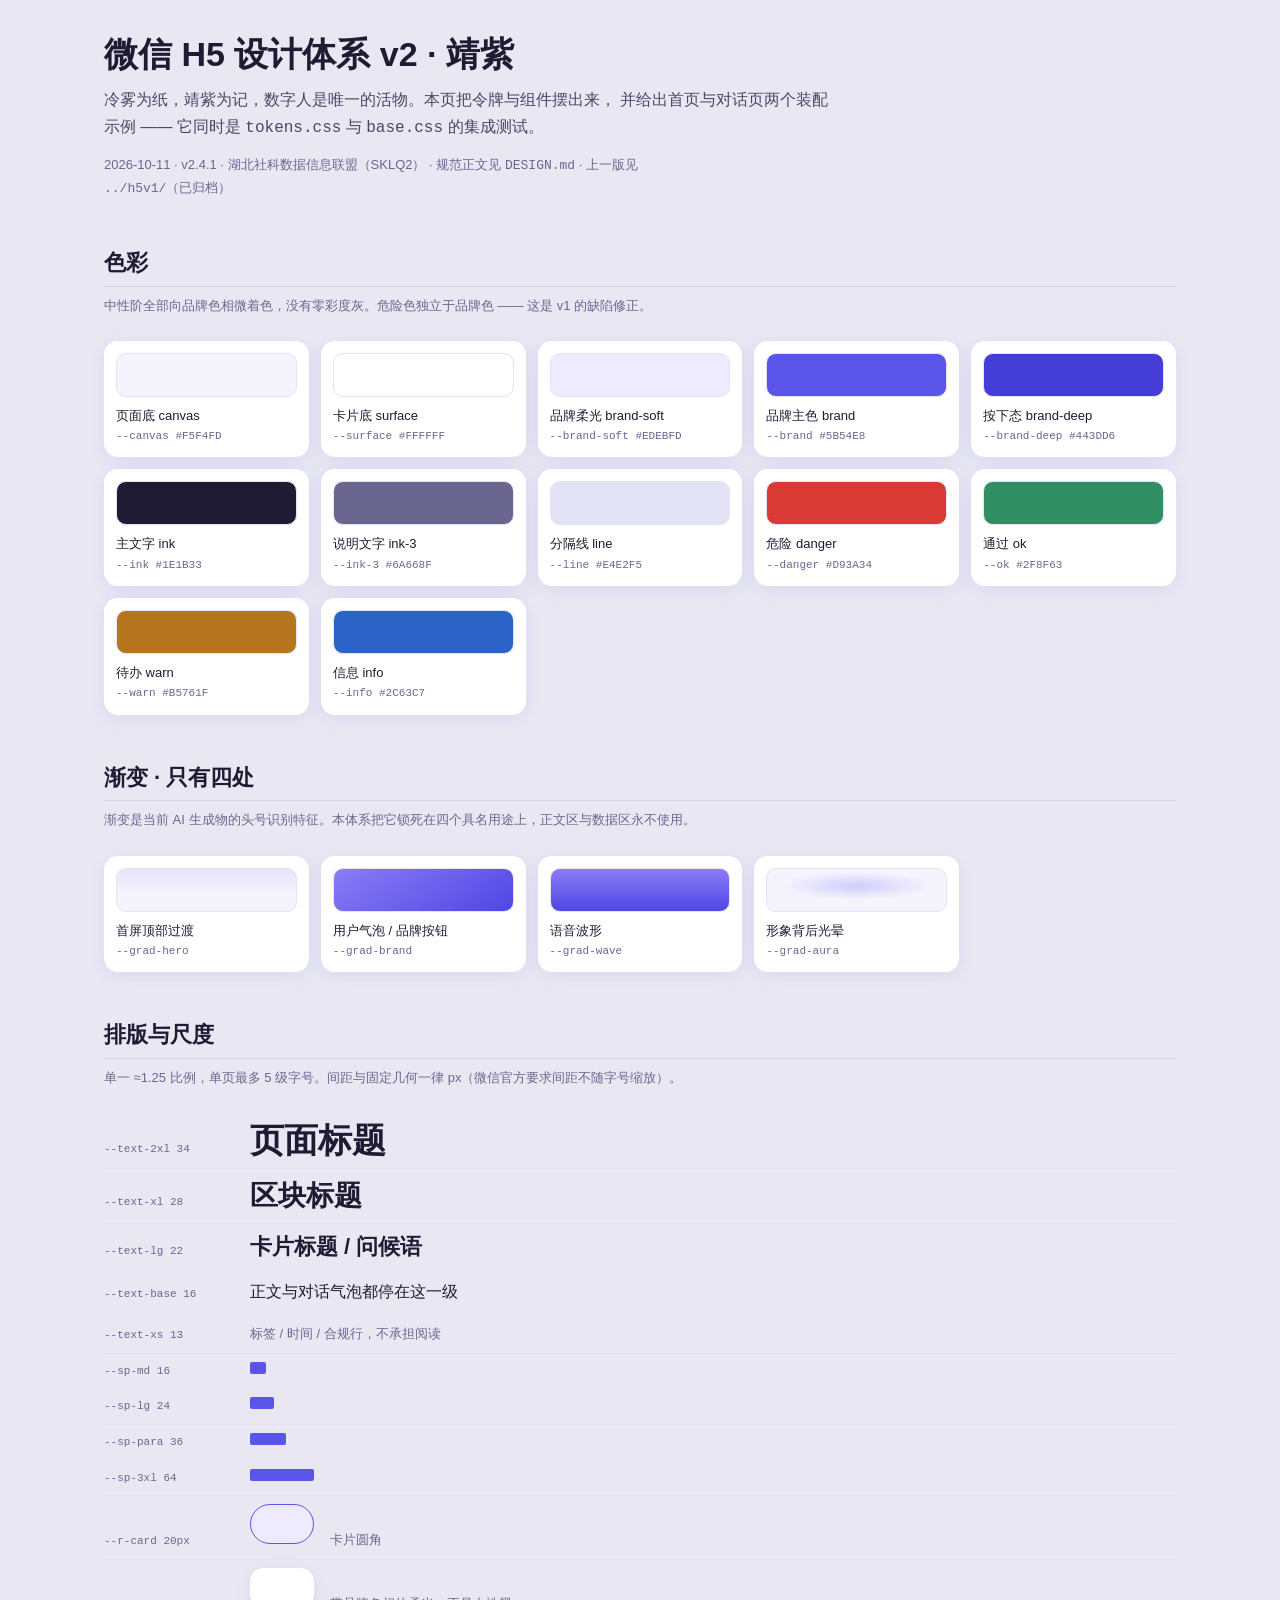
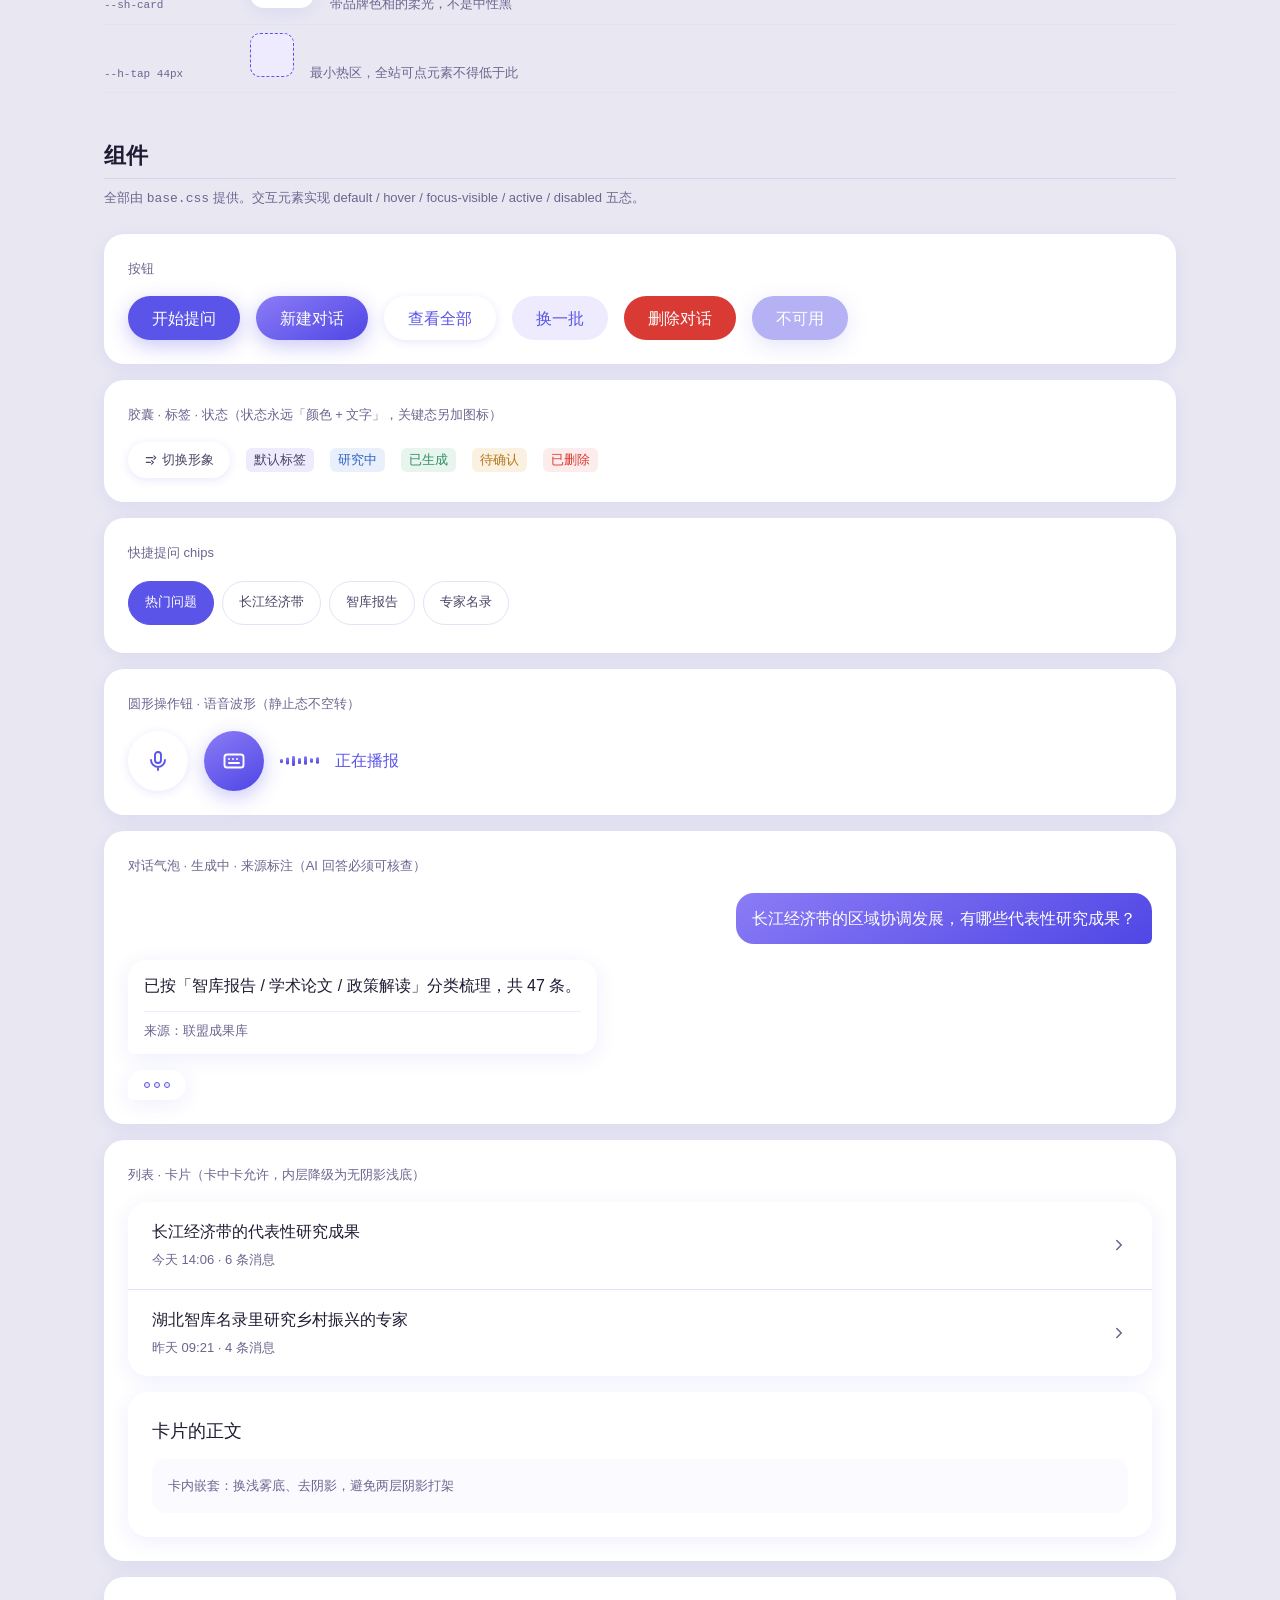
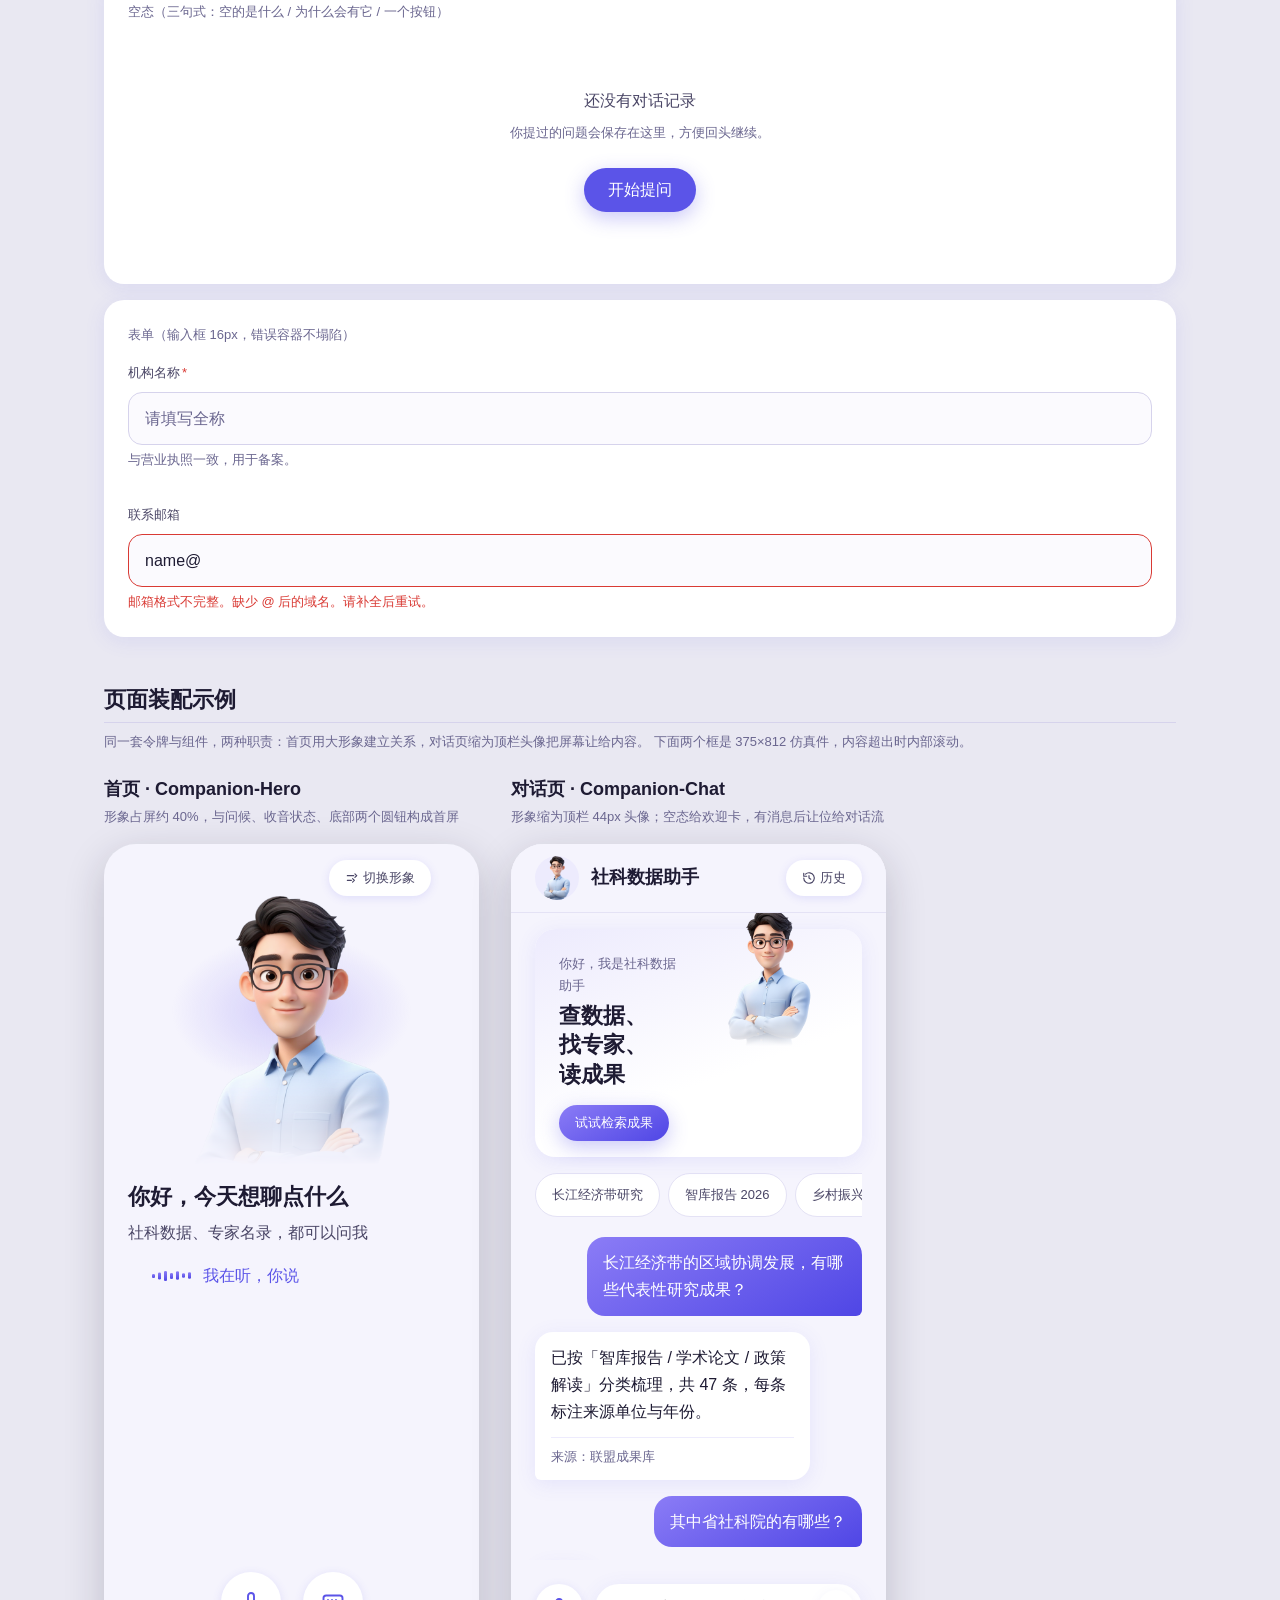
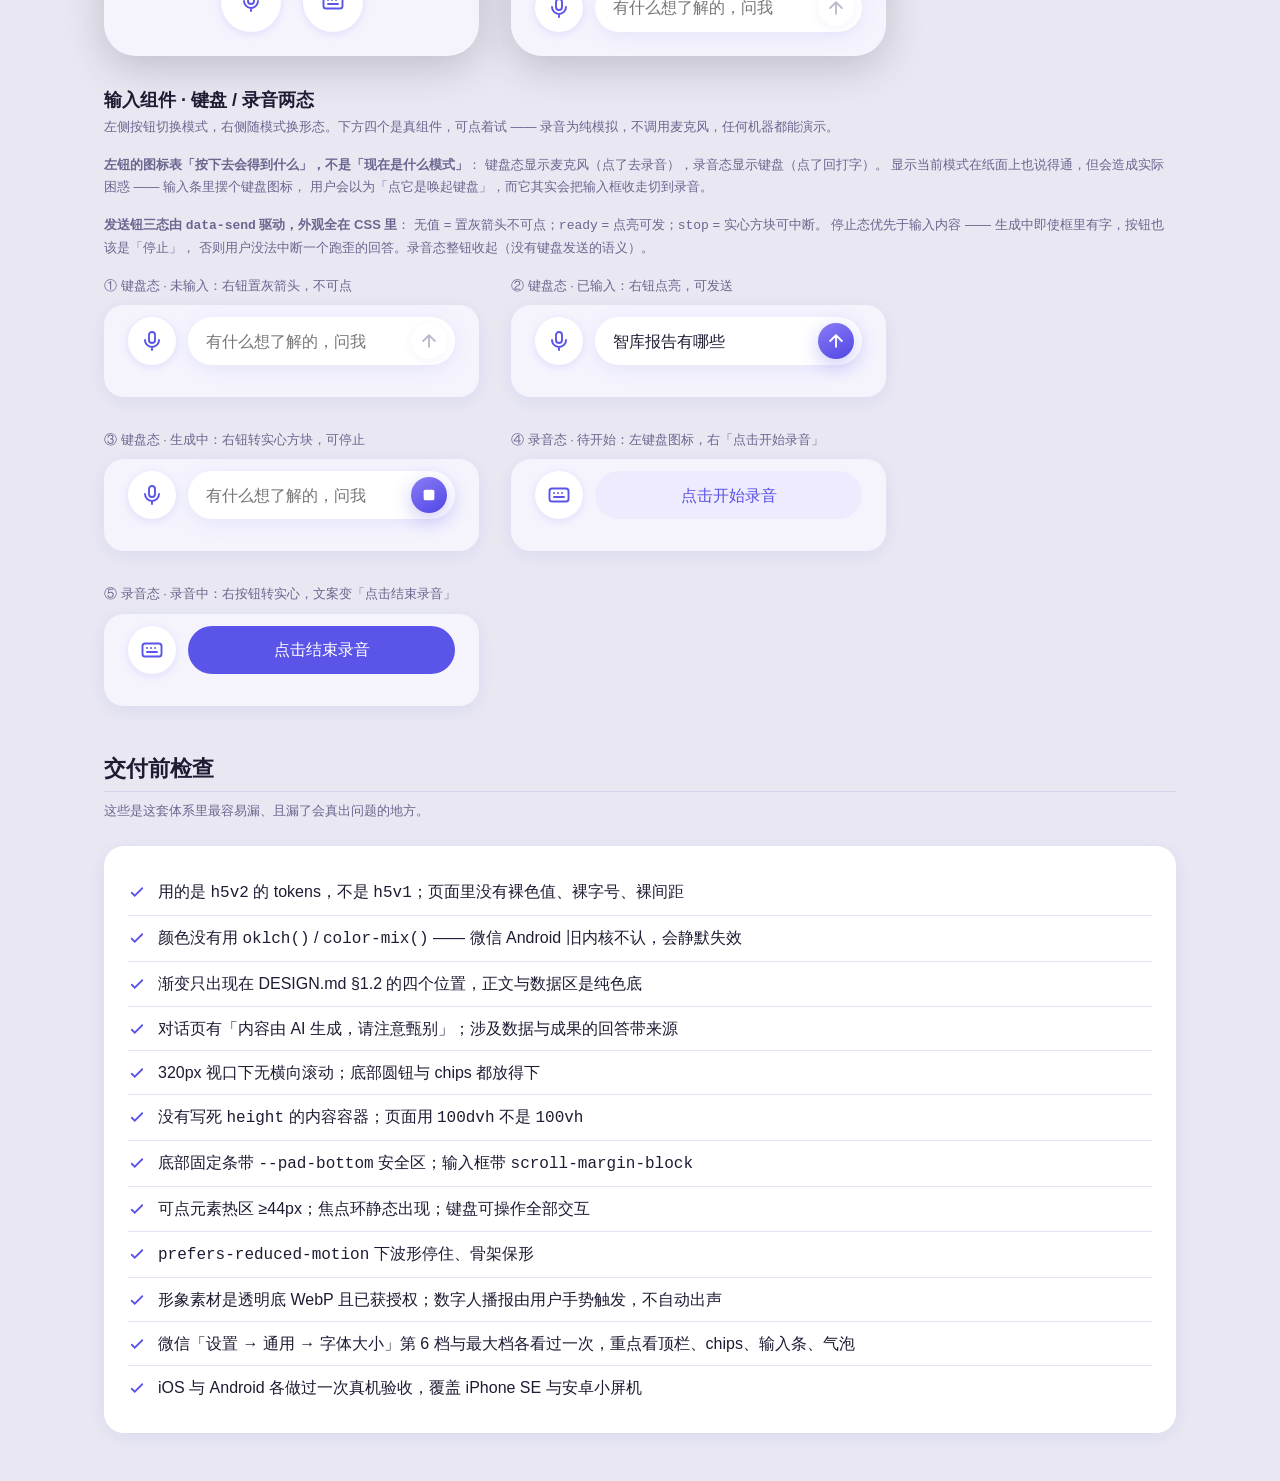
<file: h5v2/index.html>
<!doctype html>
<html lang="zh-CN">
<head>
<meta charset="utf-8">
<meta name="viewport" content="width=device-width, initial-scale=1, viewport-fit=cover">
<title>h5v2 规范预览 | 湖北社科数据信息联盟</title>
<!-- 与业务页面完全相同的引入顺序，本页因此同时是 tokens + base 的集成测试 -->
<link rel="stylesheet" href="./tokens.css">
<link rel="stylesheet" href="./base.css">
<style>
/* ==========================================================================
   本页自身的展示层 —— 不属于设计体系，只为把规范摆出来看
   业务页面不要抄这里的样式
   ========================================================================== */

body { background: #E9E8F2; }

.wrap { max-width: 1120px; margin: 0 auto; padding: var(--sp-xl) var(--sp-lg) var(--sp-3xl); }

.masthead { margin-bottom: var(--sp-xl); }
.masthead h1 { font-size: var(--text-2xl); }
.masthead p { margin-top: var(--sp-xs); color: var(--ink-2); max-width: 46em; }
.masthead .meta { margin-top: var(--sp-sm); font-size: var(--text-xs); color: var(--ink-3); }

.block { margin-top: var(--sp-2xl); }
.block > h2 {
  font-size: var(--text-lg);
  padding-bottom: var(--sp-xs);
  border-bottom: 1px solid var(--mist-5);
}
.block > h2 + p { margin-top: var(--sp-xs); font-size: var(--text-xs); color: var(--ink-3); }
.block__body { margin-top: var(--sp-lg); }

/* 令牌表 */
.tokgrid { display: grid; gap: var(--sp-sm); grid-template-columns: repeat(auto-fill, minmax(190px, 1fr)); }
.tok {
  background: var(--surface); border-radius: var(--r-md); padding: var(--sp-sm);
  box-shadow: var(--sh-card);
}
.tok__chip { height: 44px; border-radius: var(--r-sm); border: 1px solid var(--line); }
.tok__name { margin-top: var(--sp-xs); font-size: var(--text-xs); font-weight: var(--w-mid); }
.tok__val { font-family: var(--font-mono); font-size: 11px; color: var(--ink-3); }

/* 字号 / 间距示例 */
.specrow { display: flex; align-items: baseline; gap: var(--sp-md); padding: var(--sp-xs) 0;
           border-bottom: 1px solid var(--line); }
.specrow__key { flex: 0 0 130px; font-family: var(--font-mono); font-size: 11px; color: var(--ink-3); }
.bar { height: 12px; background: var(--brand); border-radius: 2px; }

/* 组件展示格 */
.shelf { display: flex; flex-wrap: wrap; gap: var(--sp-md); align-items: center;
         background: var(--surface); border-radius: var(--r-card); padding: var(--sp-lg);
         box-shadow: var(--sh-card); }
.shelf--col { flex-direction: column; align-items: stretch; }
.shelf + .shelf { margin-top: var(--sp-md); }
.shelf__label { flex: 0 0 100%; font-size: var(--text-xs); color: var(--ink-3); }
.shelf__label:not(:first-child) { margin-top: var(--sp-sm); }

/* 手机仿真框：375×812，内容超出时内部滚动，与真机一致。
   这是预览页的仿真件；交付页面遵循「避免绝对高度」用 min-height。 */
.screens { display: flex; flex-wrap: wrap; gap: var(--sp-xl); }
/* min-width:0 必须写：flex 项的 min-width 默认是 auto，会以 375px 内容宽为下限，
   在 320px 视口下把整个预览页撑出横向滚动 */
.screenwrap { flex: 1 1 375px; min-width: 0; max-width: 375px; }
.screenwrap > h3 { font-size: var(--text-md); margin-bottom: var(--sp-2xs); }
.screenwrap > p { font-size: var(--text-xs); color: var(--ink-3); margin-bottom: var(--sp-md); }
.phone {
  /* 桌面端是精确的 375×812 仿真；窄视口下按容器收缩，保证本页自身不横向溢出 */
  width: min(375px, 100%); height: 812px;
  border-radius: 32px; overflow-y: auto; overscroll-behavior: contain;
  background: var(--canvas);
  box-shadow: 0 12px 40px rgba(30, 27, 51, .20);
  scrollbar-width: none;
}
.phone::-webkit-scrollbar { display: none; }
/* 仿真框内：100dvh 换成撑满仿真框高度，这样底部条能贴底，与真机一致。
   --gutter 用 vw 计算，在仿真框里 vw 仍是整个浏览器视口宽度，会偏大；
   按 375px 屏重设为业务页面的实际值。 */
.phone { --gutter: 16px; }
.phone .h5, .phone .docpage { min-height: 100%; }
.phone .h5__main { padding-bottom: var(--sp-md); }

.toprow { display: flex; justify-content: flex-end; padding: var(--sp-md) var(--pad-end) 0; }
.listening { display: flex; align-items: center; gap: var(--sp-sm);
             padding: var(--sp-md) var(--pad-end) 0 var(--pad-start); }
.bar__title { flex: 1 1 auto; min-width: 0; font-size: var(--text-md); font-weight: var(--w-head); }

/* 检查清单 */
.checklist { background: var(--surface); border-radius: var(--r-card); padding: var(--sp-lg);
             box-shadow: var(--sh-card); }
.checklist li { display: flex; gap: var(--sp-sm); padding: var(--sp-xs) 0; font-size: var(--text-base);
                border-bottom: 1px solid var(--line); }
.checklist li:last-child { border-bottom: 0; }
.checklist svg { flex: 0 0 auto; width: 18px; height: 18px; color: var(--brand); margin-top: 5px; }
</style>
</head>
<body>
<div class="wrap">

  <div class="masthead">
    <h1>微信 H5 设计体系 v2 · 靖紫</h1>
    <p>冷雾为纸，靖紫为记，数字人是唯一的活物。本页把令牌与组件摆出来，
       并给出首页与对话页两个装配示例 —— 它同时是 <code>tokens.css</code> 与
       <code>base.css</code> 的集成测试。</p>
    <p class="meta">2026-10-11 · v2.4.1 · 湖北社科数据信息联盟（SKLQ2）
      · 规范正文见 <code>DESIGN.md</code> · 上一版见 <code>../h5v1/</code>（已归档）</p>
  </div>

  <!-- ================= 色彩 ================= -->
  <section class="block">
    <h2>色彩</h2>
    <p>中性阶全部向品牌色相微着色，没有零彩度灰。危险色独立于品牌色 —— 这是 v1 的缺陷修正。</p>
    <div class="block__body tokgrid">
      <div class="tok"><div class="tok__chip" style="background:#F5F4FD"></div>
        <div class="tok__name">页面底 canvas</div><div class="tok__val">--canvas #F5F4FD</div></div>
      <div class="tok"><div class="tok__chip" style="background:#FFFFFF"></div>
        <div class="tok__name">卡片底 surface</div><div class="tok__val">--surface #FFFFFF</div></div>
      <div class="tok"><div class="tok__chip" style="background:#EDEBFD"></div>
        <div class="tok__name">品牌柔光 brand-soft</div><div class="tok__val">--brand-soft #EDEBFD</div></div>
      <div class="tok"><div class="tok__chip" style="background:#5B54E8"></div>
        <div class="tok__name">品牌主色 brand</div><div class="tok__val">--brand #5B54E8</div></div>
      <div class="tok"><div class="tok__chip" style="background:#443DD6"></div>
        <div class="tok__name">按下态 brand-deep</div><div class="tok__val">--brand-deep #443DD6</div></div>
      <div class="tok"><div class="tok__chip" style="background:#1E1B33"></div>
        <div class="tok__name">主文字 ink</div><div class="tok__val">--ink #1E1B33</div></div>
      <div class="tok"><div class="tok__chip" style="background:#6A668F"></div>
        <div class="tok__name">说明文字 ink-3</div><div class="tok__val">--ink-3 #6A668F</div></div>
      <div class="tok"><div class="tok__chip" style="background:#E4E2F5"></div>
        <div class="tok__name">分隔线 line</div><div class="tok__val">--line #E4E2F5</div></div>
      <div class="tok"><div class="tok__chip" style="background:#D93A34"></div>
        <div class="tok__name">危险 danger</div><div class="tok__val">--danger #D93A34</div></div>
      <div class="tok"><div class="tok__chip" style="background:#2F8F63"></div>
        <div class="tok__name">通过 ok</div><div class="tok__val">--ok #2F8F63</div></div>
      <div class="tok"><div class="tok__chip" style="background:#B5761F"></div>
        <div class="tok__name">待办 warn</div><div class="tok__val">--warn #B5761F</div></div>
      <div class="tok"><div class="tok__chip" style="background:#2C63C7"></div>
        <div class="tok__name">信息 info</div><div class="tok__val">--info #2C63C7</div></div>
    </div>
  </section>

  <!-- ================= 渐变 ================= -->
  <section class="block">
    <h2>渐变 · 只有四处</h2>
    <p>渐变是当前 AI 生成物的头号识别特征。本体系把它锁死在四个具名用途上，正文区与数据区永不使用。</p>
    <div class="block__body tokgrid">
      <div class="tok"><div class="tok__chip" style="background:linear-gradient(180deg,#E7E4FB 0%,#F5F4FD 62%,#F5F4FD 100%)"></div>
        <div class="tok__name">首屏顶部过渡</div><div class="tok__val">--grad-hero</div></div>
      <div class="tok"><div class="tok__chip" style="background:linear-gradient(150deg,#8B7CF6 0%,#4F46E5 100%)"></div>
        <div class="tok__name">用户气泡 / 品牌按钮</div><div class="tok__val">--grad-brand</div></div>
      <div class="tok"><div class="tok__chip" style="background:linear-gradient(180deg,#8B7CF6 0%,#4F46E5 100%)"></div>
        <div class="tok__name">语音波形</div><div class="tok__val">--grad-wave</div></div>
      <div class="tok"><div class="tok__chip" style="background:radial-gradient(58% 46% at 50% 40%,rgba(139,124,246,.34) 0%,rgba(139,124,246,0) 72%),#F5F4FD"></div>
        <div class="tok__name">形象背后光晕</div><div class="tok__val">--grad-aura</div></div>
    </div>
  </section>

  <!-- ================= 排版与尺度 ================= -->
  <section class="block">
    <h2>排版与尺度</h2>
    <p>单一 ≈1.25 比例，单页最多 5 级字号。间距与固定几何一律 px（微信官方要求间距不随字号缩放）。</p>
    <div class="block__body">
      <div class="specrow"><span class="specrow__key">--text-2xl 34</span><span class="t-display">页面标题</span></div>
      <div class="specrow"><span class="specrow__key">--text-xl 28</span><span class="t-title">区块标题</span></div>
      <div class="specrow"><span class="specrow__key">--text-lg 22</span><span class="t-lg">卡片标题 / 问候语</span></div>
      <div class="specrow"><span class="specrow__key">--text-base 16</span><span class="t-body">正文与对话气泡都停在这一级</span></div>
      <div class="specrow"><span class="specrow__key">--text-xs 13</span><span class="t-xs">标签 / 时间 / 合规行，不承担阅读</span></div>

      <div class="specrow"><span class="specrow__key">--sp-md 16</span><span class="bar" style="width:16px"></span></div>
      <div class="specrow"><span class="specrow__key">--sp-lg 24</span><span class="bar" style="width:24px"></span></div>
      <div class="specrow"><span class="specrow__key">--sp-para 36</span><span class="bar" style="width:36px"></span></div>
      <div class="specrow"><span class="specrow__key">--sp-3xl 64</span><span class="bar" style="width:64px"></span></div>

      <div class="specrow"><span class="specrow__key">--r-card 20px</span>
        <span style="width:64px;height:40px;border-radius:var(--r-card);background:var(--brand-soft);border:1px solid var(--brand)"></span>
        <span class="t-xs">卡片圆角</span></div>
      <div class="specrow"><span class="specrow__key">--sh-card</span>
        <span style="width:64px;height:40px;border-radius:var(--r-md);background:#fff;box-shadow:var(--sh-card)"></span>
        <span class="t-xs">带品牌色相的柔光，不是中性黑</span></div>
      <div class="specrow"><span class="specrow__key">--h-tap 44px</span>
        <span style="width:44px;height:44px;border-radius:var(--r-sm);background:var(--mist-3);border:1px dashed var(--brand)"></span>
        <span class="t-xs">最小热区，全站可点元素不得低于此</span></div>
    </div>
  </section>

  <!-- ================= 组件 ================= -->
  <section class="block">
    <h2>组件</h2>
    <p>全部由 <code>base.css</code> 提供。交互元素实现 default / hover / focus-visible / active / disabled 五态。</p>

    <div class="block__body">
      <div class="shelf">
        <span class="shelf__label">按钮</span>
        <button class="btn btn--primary">开始提问</button>
        <button class="btn btn--gradient">新建对话</button>
        <button class="btn btn--ghost">查看全部</button>
        <button class="btn btn--quiet">换一批</button>
        <button class="btn btn--danger">删除对话</button>
        <button class="btn btn--primary" disabled>不可用</button>
      </div>

      <div class="shelf">
        <span class="shelf__label">胶囊 · 标签 · 状态（状态永远「颜色 + 文字」，关键态另加图标）</span>
        <button class="pill">
          <svg viewBox="0 0 24 24" fill="none" stroke="currentColor" stroke-width="2" stroke-linecap="round" aria-hidden="true">
            <path d="M4 8h11M4 16h7"/><path d="M17 5l3 3-3 3M13 13l3 3-3 3"/></svg>
          切换形象
        </button>
        <span class="tag">默认标签</span>
        <span class="tag tag--info">研究中</span>
        <span class="tag tag--ok">已生成</span>
        <span class="tag tag--warn">待确认</span>
        <span class="tag tag--danger">已删除</span>
      </div>

      <div class="shelf">
        <span class="shelf__label">快捷提问 chips</span>
        <span class="chips" style="max-width:100%">
          <button class="chip chip--on">热门问题</button>
          <button class="chip">长江经济带</button>
          <button class="chip">智库报告</button>
          <button class="chip">专家名录</button>
        </span>
      </div>

      <div class="shelf">
        <span class="shelf__label">圆形操作钮 · 语音波形（静止态不空转）</span>
        <button class="iconbtn" aria-label="录音提问">
          <svg viewBox="0 0 24 24" fill="none" stroke="currentColor" stroke-width="1.9" stroke-linecap="round" aria-hidden="true">
            <rect x="9" y="3" width="6" height="11" rx="3"/><path d="M5 11a7 7 0 0 0 14 0M12 18v3"/></svg>
        </button>
        <button class="iconbtn iconbtn--brand" aria-label="键盘输入">
          <svg viewBox="0 0 24 24" fill="none" stroke="currentColor" stroke-width="1.9" stroke-linecap="round" stroke-linejoin="round" aria-hidden="true">
            <rect x="2.5" y="5.5" width="19" height="13" rx="2.6"/><path d="M7 10h.01M11 10h.01M15 10h.01M7 14h10"/></svg>
        </button>
        <span class="wave is-live" aria-hidden="true"><i></i><i></i><i></i><i></i><i></i><i></i><i></i></span>
        <span class="t-brand">正在播报</span>
      </div>

      <div class="shelf shelf--col">
        <span class="shelf__label">对话气泡 · 生成中 · 来源标注（AI 回答必须可核查）</span>
        <p class="bubble bubble--user" style="max-width:84%">长江经济带的区域协调发展，有哪些代表性研究成果？</p>
        <div class="bubble bubble--ai" style="max-width:84%">
          已按「智库报告 / 学术论文 / 政策解读」分类梳理，共 47 条。
          <span class="bubble__src">来源：联盟成果库</span>
        </div>
        <div class="bubble bubble--ai bubble--typing" style="width:max-content" role="status" aria-label="正在生成回答">
          <i></i><i></i><i></i>
        </div>
      </div>

      <div class="shelf shelf--col">
        <span class="shelf__label">列表 · 卡片（卡中卡允许，内层降级为无阴影浅底）</span>
        <div class="rowlist">
          <button class="row">
            <span class="row__main">
              <span class="row__title">长江经济带的代表性研究成果</span>
              <span class="row__meta">今天 14:06 · 6 条消息</span>
            </span>
            <svg class="row__chev" viewBox="0 0 24 24" fill="none" stroke="currentColor" stroke-width="2" stroke-linecap="round" aria-hidden="true"><path d="M9 6l6 6-6 6"/></svg>
          </button>
          <button class="row">
            <span class="row__main">
              <span class="row__title">湖北智库名录里研究乡村振兴的专家</span>
              <span class="row__meta">昨天 09:21 · 4 条消息</span>
            </span>
            <svg class="row__chev" viewBox="0 0 24 24" fill="none" stroke="currentColor" stroke-width="2" stroke-linecap="round" aria-hidden="true"><path d="M9 6l6 6-6 6"/></svg>
          </button>
        </div>
        <div class="card">
          <p class="t-md">卡片的正文</p>
          <div class="card__inset" style="margin-top:12px">
            <p class="t-xs">卡内嵌套：换浅雾底、去阴影，避免两层阴影打架</p>
          </div>
        </div>
      </div>

      <div class="shelf shelf--col">
        <span class="shelf__label">空态（三句式：空的是什么 / 为什么会有它 / 一个按钮）</span>
        <div class="empty">
          <p class="empty__title">还没有对话记录</p>
          <p class="empty__hint">你提过的问题会保存在这里，方便回头继续。</p>
          <button class="btn btn--primary">开始提问</button>
        </div>
      </div>

      <div class="shelf shelf--col">
        <span class="shelf__label">表单（输入框 16px，错误容器不塌陷）</span>
        <div class="field">
          <label class="field__label" for="demo-name">机构名称<span class="field__req" aria-hidden="true">*</span></label>
          <input class="field__input" id="demo-name" required placeholder="请填写全称">
          <p class="field__help">与营业执照一致，用于备案。</p>
        </div>
        <div class="field" style="margin-top:16px">
          <label class="field__label" for="demo-bad">联系邮箱</label>
          <input class="field__input" id="demo-bad" aria-invalid="true" aria-describedby="demo-bad-err" value="name@">
          <p class="field__error" id="demo-bad-err">邮箱格式不完整。缺少 @ 后的域名。请补全后重试。</p>
        </div>
      </div>
    </div>
  </section>

  <!-- ================= 页面装配示例 ================= -->
  <section class="block">
    <h2>页面装配示例</h2>
    <p>同一套令牌与组件，两种职责：首页用大形象建立关系，对话页缩为顶栏头像把屏幕让给内容。
       下面两个框是 375×812 仿真件，内容超出时内部滚动。</p>

    <div class="block__body screens">

      <!-- 首页 -->
      <div class="screenwrap">
        <h3>首页 · Companion-Hero</h3>
        <p>形象占屏约 40%，与问候、收音状态、底部两个圆钮构成首屏</p>
        <div class="phone">
          <div class="h5">
            <main class="h5__main">
              <div class="toprow">
                <button class="pill">
                  <svg viewBox="0 0 24 24" fill="none" stroke="currentColor" stroke-width="2" stroke-linecap="round" aria-hidden="true">
                    <path d="M4 8h11M4 16h7"/><path d="M17 5l3 3-3 3M13 13l3 3-3 3"/></svg>
                  切换形象
                </button>
              </div>

              <div class="figure">
                <img class="figure__img" src="assets/avatars/avatar-02.png"
                     alt="数字人助手形象" width="300" height="400" fetchpriority="high">
              </div>

              <div class="greet">
                <p class="greet__hi">你好，今天想聊点什么</p>
                <p class="greet__sub">社科数据、专家名录，都可以问我</p>
              </div>

              <div class="listening">
                <span class="wave is-live" aria-hidden="true"><i></i><i></i><i></i><i></i><i></i><i></i><i></i></span>
                <span class="t-brand">我在听，你说</span>
              </div>
            </main>

            <div class="composer" style="justify-content:center">
              <div class="dock">
                <button class="iconbtn" aria-label="录音提问">
                  <svg viewBox="0 0 24 24" fill="none" stroke="currentColor" stroke-width="1.9" stroke-linecap="round" aria-hidden="true">
                    <rect x="9" y="3" width="6" height="11" rx="3"/><path d="M5 11a7 7 0 0 0 14 0M12 18v3"/></svg>
                </button>
                <button class="iconbtn" aria-label="键盘输入">
                  <svg viewBox="0 0 24 24" fill="none" stroke="currentColor" stroke-width="1.9" stroke-linecap="round" stroke-linejoin="round" aria-hidden="true">
                    <rect x="2.5" y="5.5" width="19" height="13" rx="2.6"/><path d="M7 10h.01M11 10h.01M15 10h.01M7 14h10"/></svg>
                </button>
              </div>
            </div>
          </div>
        </div>
      </div>

      <!-- 对话页 -->
      <div class="screenwrap">
        <h3>对话页 · Companion-Chat</h3>
        <p>形象缩为顶栏 44px 头像；空态给欢迎卡，有消息后让位给对话流</p>
        <div class="phone">
          <div class="docpage">
            <div class="docpage__bar">
              <span class="figure figure--dock">
                <img class="figure__img" src="assets/avatars/avatar-02.png" alt="" width="44" height="44">
              </span>
              <span class="bar__title">社科数据助手</span>
              <button class="pill">
                <svg viewBox="0 0 24 24" fill="none" stroke="currentColor" stroke-width="2" stroke-linecap="round" stroke-linejoin="round" aria-hidden="true">
                  <path d="M3 12a9 9 0 1 0 3-6.7"/><path d="M3 4v5h5"/><path d="M12 8v4l3 2"/></svg>
                历史
              </button>
            </div>

            <div class="docpage__flow">
              <div class="herocard">
                <div class="herocard__body">
                  <p class="herocard__hi">你好，我是社科数据助手</p>
                  <p class="herocard__title">查数据、找专家、读成果</p>
                  <div class="herocard__cta">
                    <button class="btn btn--gradient btn--sm">试试检索成果</button>
                  </div>
                </div>
                <div class="herocard__figure">
                  <img class="figure__img" src="assets/avatars/avatar-02.png" alt="" width="120" height="132">
                </div>
              </div>

              <div class="chips">
                <button class="chip">长江经济带研究</button>
                <button class="chip">智库报告 2026</button>
                <button class="chip">乡村振兴专家</button>
              </div>

              <p class="bubble bubble--user">长江经济带的区域协调发展，有哪些代表性研究成果？</p>

              <div class="bubble bubble--ai">
                已按「智库报告 / 学术论文 / 政策解读」分类梳理，共 47 条，每条标注来源单位与年份。
                <span class="bubble__src">来源：联盟成果库</span>
              </div>

              <p class="bubble bubble--user">其中省社科院的有哪些？</p>

              <div class="bubble bubble--ai bubble--typing" style="width:max-content"
                   role="status" aria-label="正在生成回答">
                <i></i><i></i><i></i>
              </div>
            </div>

            <p class="aiflag">内容由 AI 生成，请注意甄别</p>

            <div class="docpage__foot">
              <div class="composer" data-composer id="demo-composer">
                <!-- 左：模式切换。图标表「下一步动作」（键盘态显麦克风 / 录音态显键盘），
                     aria-label 说的是同一件事，不互相打架 -->
                <button class="iconbtn composer__mode" type="button" data-mode-toggle>
                  <svg class="i-keyboard" viewBox="0 0 24 24" fill="none" stroke="currentColor" stroke-width="1.9"
                       stroke-linecap="round" stroke-linejoin="round" aria-hidden="true">
                    <rect x="2.5" y="5.5" width="19" height="13" rx="2.6"/>
                    <path d="M7 10h.01M11 10h.01M15 10h.01M7 14h10"/></svg>
                  <svg class="i-voice" viewBox="0 0 24 24" fill="none" stroke="currentColor" stroke-width="1.9"
                       stroke-linecap="round" aria-hidden="true">
                    <rect x="9" y="3" width="6" height="11" rx="3"/><path d="M5 11a7 7 0 0 0 14 0M12 18v3"/></svg>
                </button>

                <!-- 右 · 键盘态。发送钮在输入框内部最右 -->
                <div class="composer__field">
                  <input type="text" placeholder="有什么想了解的，问我" aria-label="输入你的问题">
                  <button class="iconbtn composer__send" type="button" data-send-btn disabled aria-label="发送">
                    <svg class="i-arrow" viewBox="0 0 24 24" fill="none" stroke="currentColor" stroke-width="2.2"
                         stroke-linecap="round" stroke-linejoin="round" aria-hidden="true">
                      <path d="M12 19V5M5 12l7-7 7 7"/></svg>
                    <svg class="i-stop" viewBox="0 0 24 24" aria-hidden="true">
                      <rect x="4" y="4" width="16" height="16" rx="2.4" fill="currentColor"/></svg>
                  </button>
                </div>

                <!-- 右 · 录音态 -->
                <button class="composer__rec" type="button" data-rec="off" data-rec-btn
                        aria-pressed="false">点击开始录音</button>
              </div>
            </div>
          </div>
        </div>
      </div>

      <!-- 输入组件单列出来看：三态并排 -->
      <div class="screenwrap" style="max-width:100%; flex-basis:100%">
        <h3>输入组件 · 键盘 / 录音两态</h3>
        <p>左侧按钮切换模式，右侧随模式换形态。下方四个是真组件，可点着试 ——
           录音为纯模拟，不调用麦克风，任何机器都能演示。</p>
        <p><strong>左钮的图标表「按下去会得到什么」，不是「现在是什么模式」</strong>：
           键盘态显示麦克风（点了去录音），录音态显示键盘（点了回打字）。
           显示当前模式在纸面上也说得通，但会造成实际困惑 —— 输入条里摆个键盘图标，
           用户会以为「点它是唤起键盘」，而它其实会把输入框收走切到录音。</p>
        <p><strong>发送钮三态由 <code>data-send</code> 驱动，外观全在 CSS 里</strong>：
           无值 = 置灰箭头不可点；<code>ready</code> = 点亮可发；<code>stop</code> = 实心方块可中断。
           停止态优先于输入内容 —— 生成中即使框里有字，按钮也该是「停止」，
           否则用户没法中断一个跑歪的回答。录音态整钮收起（没有键盘发送的语义）。</p>
        <div style="display:flex; flex-wrap:wrap; gap:var(--sp-xl);">
          <div style="flex:1 1 340px; min-width:0; max-width:375px;">
            <p class="t-xs" style="margin-bottom:8px;">① 键盘态 · 未输入：右钮置灰箭头，不可点</p>
            <div style="background:var(--canvas); border-radius:var(--r-card); box-shadow:var(--sh-card); padding-bottom:8px;">
              <div class="composer" data-composer>
                <button class="iconbtn composer__mode" type="button" data-mode-toggle>
                  <svg class="i-keyboard" viewBox="0 0 24 24" fill="none" stroke="currentColor" stroke-width="1.9"
                       stroke-linecap="round" stroke-linejoin="round" aria-hidden="true">
                    <rect x="2.5" y="5.5" width="19" height="13" rx="2.6"/>
                    <path d="M7 10h.01M11 10h.01M15 10h.01M7 14h10"/></svg>
                  <svg class="i-voice" viewBox="0 0 24 24" fill="none" stroke="currentColor" stroke-width="1.9"
                       stroke-linecap="round" aria-hidden="true">
                    <rect x="9" y="3" width="6" height="11" rx="3"/><path d="M5 11a7 7 0 0 0 14 0M12 18v3"/></svg>
                </button>
                <div class="composer__field">
                  <input type="text" placeholder="有什么想了解的，问我" aria-label="输入你的问题">
                  <button class="iconbtn composer__send" type="button" data-send-btn disabled aria-label="发送">
                    <svg class="i-arrow" viewBox="0 0 24 24" fill="none" stroke="currentColor" stroke-width="2.2"
                         stroke-linecap="round" stroke-linejoin="round" aria-hidden="true">
                      <path d="M12 19V5M5 12l7-7 7 7"/></svg>
                    <svg class="i-stop" viewBox="0 0 24 24" aria-hidden="true">
                      <rect x="4" y="4" width="16" height="16" rx="2.4" fill="currentColor"/></svg>
                  </button>
                </div>
                <button class="composer__rec" type="button" data-rec="off" data-rec-btn
                        aria-pressed="false">点击开始录音</button>
              </div>
            </div>
          </div>

          <div style="flex:1 1 340px; min-width:0; max-width:375px;">
            <p class="t-xs" style="margin-bottom:8px;">② 键盘态 · 已输入：右钮点亮，可发送</p>
            <div style="background:var(--canvas); border-radius:var(--r-card); box-shadow:var(--sh-card); padding-bottom:8px;">
              <div class="composer" data-composer>
                <button class="iconbtn composer__mode" type="button" data-mode-toggle>
                  <svg class="i-keyboard" viewBox="0 0 24 24" fill="none" stroke="currentColor" stroke-width="1.9"
                       stroke-linecap="round" stroke-linejoin="round" aria-hidden="true">
                    <rect x="2.5" y="5.5" width="19" height="13" rx="2.6"/>
                    <path d="M7 10h.01M11 10h.01M15 10h.01M7 14h10"/></svg>
                  <svg class="i-voice" viewBox="0 0 24 24" fill="none" stroke="currentColor" stroke-width="1.9"
                       stroke-linecap="round" aria-hidden="true">
                    <rect x="9" y="3" width="6" height="11" rx="3"/><path d="M5 11a7 7 0 0 0 14 0M12 18v3"/></svg>
                </button>
                <div class="composer__field">
                  <input type="text" value="智库报告有哪些" aria-label="输入你的问题">
                  <button class="iconbtn composer__send" type="button" data-send-btn data-send="ready" aria-label="发送">
                    <svg class="i-arrow" viewBox="0 0 24 24" fill="none" stroke="currentColor" stroke-width="2.2"
                         stroke-linecap="round" stroke-linejoin="round" aria-hidden="true">
                      <path d="M12 19V5M5 12l7-7 7 7"/></svg>
                    <svg class="i-stop" viewBox="0 0 24 24" aria-hidden="true">
                      <rect x="4" y="4" width="16" height="16" rx="2.4" fill="currentColor"/></svg>
                  </button>
                </div>
                <button class="composer__rec" type="button" data-rec="off" data-rec-btn
                        aria-pressed="false">点击开始录音</button>
              </div>
            </div>
          </div>

          <div style="flex:1 1 340px; min-width:0; max-width:375px;">
            <p class="t-xs" style="margin-bottom:8px;">③ 键盘态 · 生成中：右钮转实心方块，可停止</p>
            <div style="background:var(--canvas); border-radius:var(--r-card); box-shadow:var(--sh-card); padding-bottom:8px;">
              <div class="composer" data-composer>
                <button class="iconbtn composer__mode" type="button" data-mode-toggle>
                  <svg class="i-keyboard" viewBox="0 0 24 24" fill="none" stroke="currentColor" stroke-width="1.9"
                       stroke-linecap="round" stroke-linejoin="round" aria-hidden="true">
                    <rect x="2.5" y="5.5" width="19" height="13" rx="2.6"/>
                    <path d="M7 10h.01M11 10h.01M15 10h.01M7 14h10"/></svg>
                  <svg class="i-voice" viewBox="0 0 24 24" fill="none" stroke="currentColor" stroke-width="1.9"
                       stroke-linecap="round" aria-hidden="true">
                    <rect x="9" y="3" width="6" height="11" rx="3"/><path d="M5 11a7 7 0 0 0 14 0M12 18v3"/></svg>
                </button>
                <div class="composer__field">
                  <input type="text" placeholder="有什么想了解的，问我" aria-label="输入你的问题">
                  <button class="iconbtn composer__send" type="button" data-send-btn data-send="stop"
                          aria-label="停止生成">
                    <svg class="i-arrow" viewBox="0 0 24 24" fill="none" stroke="currentColor" stroke-width="2.2"
                         stroke-linecap="round" stroke-linejoin="round" aria-hidden="true">
                      <path d="M12 19V5M5 12l7-7 7 7"/></svg>
                    <svg class="i-stop" viewBox="0 0 24 24" aria-hidden="true">
                      <rect x="4" y="4" width="16" height="16" rx="2.4" fill="currentColor"/></svg>
                  </button>
                </div>
                <button class="composer__rec" type="button" data-rec="off" data-rec-btn
                        aria-pressed="false">点击开始录音</button>
              </div>
            </div>
          </div>

          <div style="flex:1 1 340px; min-width:0; max-width:375px;">
            <p class="t-xs" style="margin-bottom:8px;">④ 录音态 · 待开始：左键盘图标，右「点击开始录音」</p>
            <div style="background:var(--canvas); border-radius:var(--r-card); box-shadow:var(--sh-card); padding-bottom:8px;">
              <div class="composer" data-composer data-mode="voice">
                <button class="iconbtn composer__mode" type="button" data-mode-toggle>
                  <svg class="i-keyboard" viewBox="0 0 24 24" fill="none" stroke="currentColor" stroke-width="1.9"
                       stroke-linecap="round" stroke-linejoin="round" aria-hidden="true">
                    <rect x="2.5" y="5.5" width="19" height="13" rx="2.6"/>
                    <path d="M7 10h.01M11 10h.01M15 10h.01M7 14h10"/></svg>
                  <svg class="i-voice" viewBox="0 0 24 24" fill="none" stroke="currentColor" stroke-width="1.9"
                       stroke-linecap="round" aria-hidden="true">
                    <rect x="9" y="3" width="6" height="11" rx="3"/><path d="M5 11a7 7 0 0 0 14 0M12 18v3"/></svg>
                </button>
                <div class="composer__field">
                  <input type="text" placeholder="有什么想了解的，问我" aria-label="输入你的问题">
                  <button class="iconbtn composer__send" type="button" data-send-btn disabled aria-label="发送">
                    <svg class="i-arrow" viewBox="0 0 24 24" fill="none" stroke="currentColor" stroke-width="2.2"
                         stroke-linecap="round" stroke-linejoin="round" aria-hidden="true">
                      <path d="M12 19V5M5 12l7-7 7 7"/></svg>
                    <svg class="i-stop" viewBox="0 0 24 24" aria-hidden="true">
                      <rect x="4" y="4" width="16" height="16" rx="2.4" fill="currentColor"/></svg>
                  </button>
                </div>
                <button class="composer__rec" type="button" data-rec="off" data-rec-btn
                        aria-pressed="false">点击开始录音</button>
              </div>
            </div>
          </div>

          <div style="flex:1 1 340px; min-width:0; max-width:375px;">
            <p class="t-xs" style="margin-bottom:8px;">⑤ 录音态 · 录音中：右按钮转实心，文案变「点击结束录音」</p>
            <div style="background:var(--canvas); border-radius:var(--r-card); box-shadow:var(--sh-card); padding-bottom:8px;">
              <div class="composer" data-composer data-mode="voice">
                <button class="iconbtn composer__mode" type="button" data-mode-toggle>
                  <svg class="i-keyboard" viewBox="0 0 24 24" fill="none" stroke="currentColor" stroke-width="1.9"
                       stroke-linecap="round" stroke-linejoin="round" aria-hidden="true">
                    <rect x="2.5" y="5.5" width="19" height="13" rx="2.6"/>
                    <path d="M7 10h.01M11 10h.01M15 10h.01M7 14h10"/></svg>
                  <svg class="i-voice" viewBox="0 0 24 24" fill="none" stroke="currentColor" stroke-width="1.9"
                       stroke-linecap="round" aria-hidden="true">
                    <rect x="9" y="3" width="6" height="11" rx="3"/><path d="M5 11a7 7 0 0 0 14 0M12 18v3"/></svg>
                </button>
                <div class="composer__field">
                  <input type="text" placeholder="有什么想了解的，问我" aria-label="输入你的问题">
                  <button class="iconbtn composer__send" type="button" data-send-btn disabled aria-label="发送">
                    <svg class="i-arrow" viewBox="0 0 24 24" fill="none" stroke="currentColor" stroke-width="2.2"
                         stroke-linecap="round" stroke-linejoin="round" aria-hidden="true">
                      <path d="M12 19V5M5 12l7-7 7 7"/></svg>
                    <svg class="i-stop" viewBox="0 0 24 24" aria-hidden="true">
                      <rect x="4" y="4" width="16" height="16" rx="2.4" fill="currentColor"/></svg>
                  </button>
                </div>
                <button class="composer__rec" type="button" data-rec="on" data-rec-btn
                        aria-pressed="true">点击结束录音</button>
              </div>
            </div>
          </div>
        </div>
      </div>
    </div>
  </section>

  <!-- ================= 交付前检查 ================= -->
  <section class="block">
    <h2>交付前检查</h2>
    <p>这些是这套体系里最容易漏、且漏了会真出问题的地方。</p>
    <div class="block__body checklist">
      <ul>
        <li><svg viewBox="0 0 24 24" fill="none" stroke="currentColor" stroke-width="2.4" stroke-linecap="round" aria-hidden="true"><path d="M5 13l4 4L19 7"/></svg>
          <span>用的是 <code>h5v2</code> 的 tokens，不是 <code>h5v1</code>；页面里没有裸色值、裸字号、裸间距</span></li>
        <li><svg viewBox="0 0 24 24" fill="none" stroke="currentColor" stroke-width="2.4" stroke-linecap="round" aria-hidden="true"><path d="M5 13l4 4L19 7"/></svg>
          <span>颜色没有用 <code>oklch()</code> / <code>color-mix()</code> —— 微信 Android 旧内核不认，会静默失效</span></li>
        <li><svg viewBox="0 0 24 24" fill="none" stroke="currentColor" stroke-width="2.4" stroke-linecap="round" aria-hidden="true"><path d="M5 13l4 4L19 7"/></svg>
          <span>渐变只出现在 DESIGN.md §1.2 的四个位置，正文与数据区是纯色底</span></li>
        <li><svg viewBox="0 0 24 24" fill="none" stroke="currentColor" stroke-width="2.4" stroke-linecap="round" aria-hidden="true"><path d="M5 13l4 4L19 7"/></svg>
          <span>对话页有「内容由 AI 生成，请注意甄别」；涉及数据与成果的回答带来源</span></li>
        <li><svg viewBox="0 0 24 24" fill="none" stroke="currentColor" stroke-width="2.4" stroke-linecap="round" aria-hidden="true"><path d="M5 13l4 4L19 7"/></svg>
          <span>320px 视口下无横向滚动；底部圆钮与 chips 都放得下</span></li>
        <li><svg viewBox="0 0 24 24" fill="none" stroke="currentColor" stroke-width="2.4" stroke-linecap="round" aria-hidden="true"><path d="M5 13l4 4L19 7"/></svg>
          <span>没有写死 <code>height</code> 的内容容器；页面用 <code>100dvh</code> 不是 <code>100vh</code></span></li>
        <li><svg viewBox="0 0 24 24" fill="none" stroke="currentColor" stroke-width="2.4" stroke-linecap="round" aria-hidden="true"><path d="M5 13l4 4L19 7"/></svg>
          <span>底部固定条带 <code>--pad-bottom</code> 安全区；输入框带 <code>scroll-margin-block</code></span></li>
        <li><svg viewBox="0 0 24 24" fill="none" stroke="currentColor" stroke-width="2.4" stroke-linecap="round" aria-hidden="true"><path d="M5 13l4 4L19 7"/></svg>
          <span>可点元素热区 ≥44px；焦点环静态出现；键盘可操作全部交互</span></li>
        <li><svg viewBox="0 0 24 24" fill="none" stroke="currentColor" stroke-width="2.4" stroke-linecap="round" aria-hidden="true"><path d="M5 13l4 4L19 7"/></svg>
          <span><code>prefers-reduced-motion</code> 下波形停住、骨架保形</span></li>
        <li><svg viewBox="0 0 24 24" fill="none" stroke="currentColor" stroke-width="2.4" stroke-linecap="round" aria-hidden="true"><path d="M5 13l4 4L19 7"/></svg>
          <span>形象素材是透明底 WebP 且已获授权；数字人播报由用户手势触发，不自动出声</span></li>
        <li><svg viewBox="0 0 24 24" fill="none" stroke="currentColor" stroke-width="2.4" stroke-linecap="round" aria-hidden="true"><path d="M5 13l4 4L19 7"/></svg>
          <span>微信「设置 → 通用 → 字体大小」第 6 档与最大档各看过一次，重点看顶栏、chips、输入条、气泡</span></li>
        <li><svg viewBox="0 0 24 24" fill="none" stroke="currentColor" stroke-width="2.4" stroke-linecap="round" aria-hidden="true"><path d="M5 13l4 4L19 7"/></svg>
          <span>iOS 与 Android 各做过一次真机验收，覆盖 iPhone SE 与安卓小屏机</span></li>
      </ul>
    </div>
  </section>

</div>

<script>
/* ==========================================================================
   输入条的两态交互 —— 键盘态 / 录音态
   纯模拟：不调用 getUserMedia，不申请麦克风权限。
   演示站要能在任何机器、任何协议下跑，权限弹窗是会翻车的东西。

   状态机
     键盘态 ──点左侧──▶ 录音待开始 ──点右侧──▶ 录音中 ──点右侧──▶ 识别中 ──▶ 键盘态
        ▲                                                              │
        └──────────────────────点左侧（随时可切回）─────────────────────┘
   ========================================================================== */
(function () {
  'use strict';

  var RECOGNIZED = '长江经济带的区域协调发展，有哪些代表性研究成果？';
  var RECOGNIZE_MS = 1200;   /* 模拟识别耗时 */

  /* 演示站没有真的对话流，所以「生成中」由这个假计时器撑着，
     让发送钮的第三态在展示页里能真的被点出来。 */
  var SEND_MS = 2600;

  document.querySelectorAll('[data-composer]').forEach(function (composer) {
    var modeBtn = composer.querySelector('[data-mode-toggle]');
    var recBtn  = composer.querySelector('[data-rec-btn]');
    var sendBtn = composer.querySelector('[data-send-btn]');
    var input   = composer.querySelector('.composer__field input');
    if (!modeBtn || !recBtn || !input) return;

    /* 每页/每示例独立状态 —— 五个并排的示例互不干扰。
       初始态从 DOM 读，不写死：并排示例里有「已输入」「生成中」「录音中」
       的静态展示，写死初值会把它们重置掉，与页面标注的状态说明不符。 */
    var mode = composer.getAttribute('data-mode') === 'voice' ? 'voice' : 'keyboard';
    var rec  = recBtn.getAttribute('data-rec') === 'on' ? 'on' : 'off';
    var busy = sendBtn ? sendBtn.getAttribute('data-send') === 'stop' : false;
    var timer = null;
    var sendTimer = null;

    /* 发送钮三态。与 chat.html 里同名的那个函数口径一致 ——
       停止态优先于输入内容，录音态整钮收起。 */
    function renderSend() {
      if (!sendBtn) return;
      sendBtn.hidden = mode !== 'keyboard';
      sendBtn.disabled = busy ? false : input.value.trim() === '';
      if (busy) {
        sendBtn.setAttribute('data-send', 'stop');
        sendBtn.setAttribute('aria-label', '停止生成');
      } else {
        if (input.value.trim() !== '') sendBtn.setAttribute('data-send', 'ready');
        else sendBtn.removeAttribute('data-send');
        sendBtn.setAttribute('aria-label', '发送');
      }
    }

    function render() {
      composer.setAttribute('data-mode', mode);

      /* 图标表「下一步动作」，aria-label 说同一件事 —— 两者不再一个说模式、
         一个说动作。读屏用户听到「切换到语音录入」时，看到的也正是麦克风。 */
      modeBtn.setAttribute('aria-label', mode === 'voice' ? '切换到键盘输入' : '切换到语音录入');

      /* 文案按状态一次写全 —— 若只在录音态赋值，识别完回到键盘态会留下
         「正在识别…」的残留文案（按钮虽隐藏，但状态不干净）。 */
      recBtn.textContent = rec === 'busy' ? '正在识别…'
                         : rec === 'on'   ? '点击结束录音'
                         :                  '点击开始录音';
      recBtn.setAttribute('data-rec', rec === 'on' ? 'on' : 'off');
      recBtn.setAttribute('aria-pressed', String(rec === 'on'));
      recBtn.disabled = (rec === 'busy');
      if (rec === 'busy') recBtn.setAttribute('aria-busy', 'true');
      else recBtn.removeAttribute('aria-busy');

      renderSend();
    }

    /* 左：切模式。切走时把录音态收干净，避免留下一个"录着"的按钮 */
    modeBtn.addEventListener('click', function () {
      if (timer) { clearTimeout(timer); timer = null; }
      if (sendTimer) { clearTimeout(sendTimer); sendTimer = null; }
      busy = false;
      rec = 'off';
      mode = (mode === 'voice') ? 'keyboard' : 'voice';
      render();
      /* 回到键盘态时把光标送回输入框 —— 已输入的文字不丢，继续打 */
      if (mode === 'keyboard') input.focus();
    });

    /* 右：录音开关。点一下开始，再点一下结束 → 识别中 → 转文字填入输入框 */
    recBtn.addEventListener('click', function () {
      if (rec === 'busy') return;

      if (rec === 'off') {
        rec = 'on';
        render();
        return;
      }

      /* 结束录音 → 识别中 */
      rec = 'busy';
      render();

      timer = setTimeout(function () {
        timer = null;
        /* 转成文字填入输入框，自动回键盘态让用户确认或修改。
           演示站每次填同一句预设文案；接真实 ASR 时替换这一行即可。 */
        input.value = RECOGNIZED;
        mode = 'keyboard';
        rec = 'off';
        render();
        input.focus();
        /* 光标置于末尾，方便直接改 */
        input.setSelectionRange(input.value.length, input.value.length);
      }, RECOGNIZE_MS);
    });

    /* 输入内容变化即时反映到发送钮。用 input 事件，粘贴与输入法上屏都覆盖得到。 */
    if (sendBtn) {
      input.addEventListener('input', renderSend);

      /* 一个钮两种职责：生成中点击 = 停止，否则 = 发送（演示站只做状态演示） */
      sendBtn.addEventListener('click', function () {
        if (busy) {
          clearTimeout(sendTimer);
          sendTimer = null;
          busy = false;
        } else {
          if (input.value.trim() === '') return;
          busy = true;
          clearTimeout(sendTimer);
          sendTimer = setTimeout(function () {
            sendTimer = null;
            busy = false;
            renderSend();
          }, SEND_MS);
        }
        renderSend();
      });
    }

    render();
  });
})();
</script>
</body>
</html>
</file>
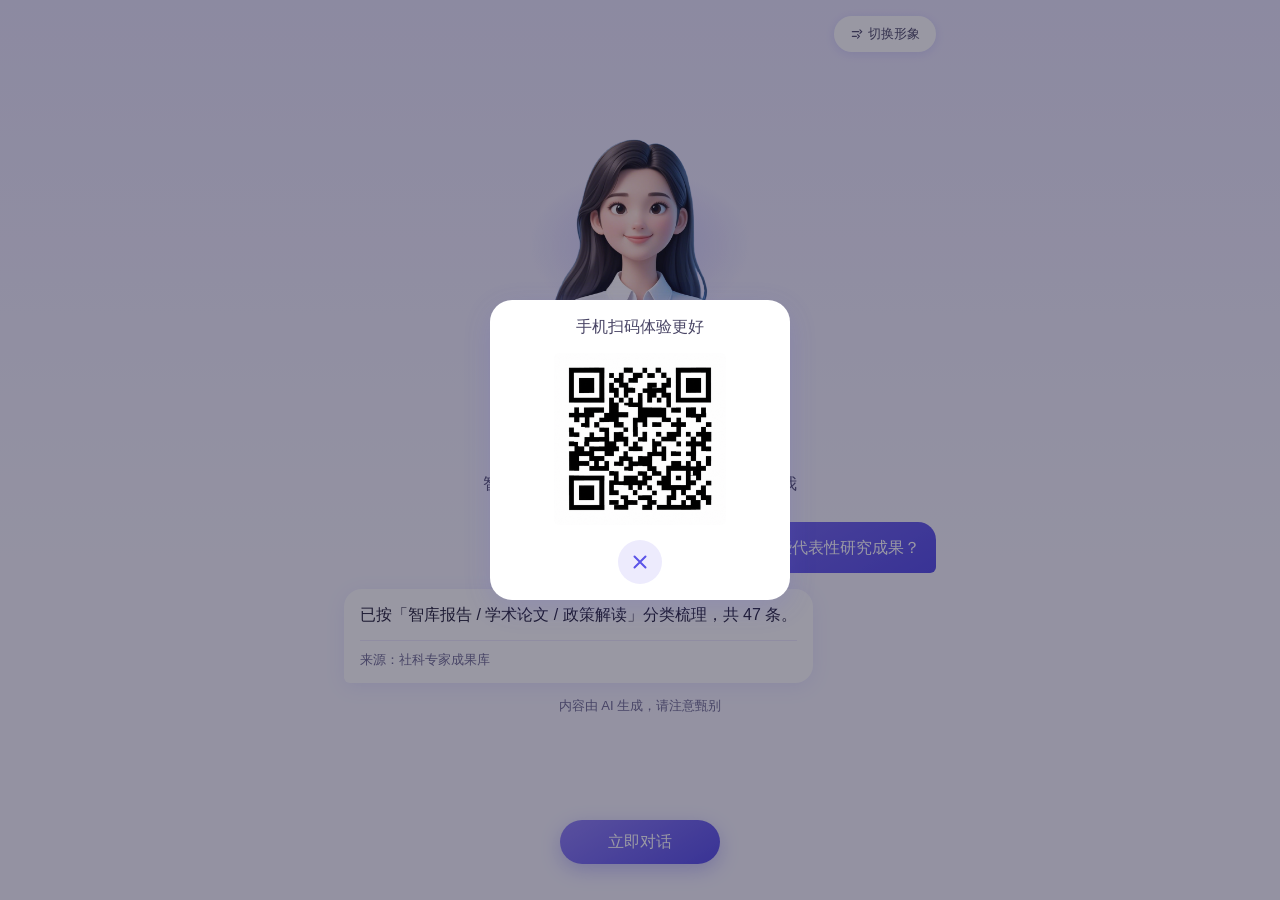
<file: v1.1/index.html>
<!doctype html>
<html lang="zh-CN">
<head>
<meta charset="utf-8">
<meta name="viewport" content="width=device-width, initial-scale=1, viewport-fit=cover">
<title>数字人对话 | 湖北社科数据信息联盟</title>
<link rel="stylesheet" href="./h5v2/tokens.css">
<link rel="stylesheet" href="./h5v2/base.css">
<style>
/* ==========================================================================
   首页 · Companion-Hero —— 见 h5v2/DESIGN.md §4.1
   骨架：顶部切换形象 → 数字人形象位 → 问候语 → 收音波形 →
         对话示例（用户气泡 / AI 气泡）→ AI 标识合规行 → 底部圆形操作区

   本文件只写结构与页面级变体类，不覆写 base.css 的组件样式（§12）。
   气泡、来源标注、AI 标识三个组件来自 base.css D3，此处只给它们一个纵向栈。
   ========================================================================== */

/* 隐藏滚动条，但保留滚动能力。
   移动端本来不画滚动条，这里只处理桌面浏览器预览与部分安卓 WebView
   （Chromium 会在右侧画一条常驻条，截图与真机观感都对不上）。
   注意不是 overflow: hidden —— 那会把滚动一起禁掉，
   也是体系 §11 明令禁止的横向溢出兜底写法。
   微信 X5 是 Chromium 内核走 ::-webkit-scrollbar，Firefox 走 scrollbar-width。 */
html {
  scrollbar-width: none;        /* Firefox */
  -ms-overflow-style: none;     /* 旧 Edge / IE 内核 */
}
html::-webkit-scrollbar,
body::-webkit-scrollbar {
  width: 0;
  height: 0;
}

/* 顶部雾光铺在 body 上，由画布铺满整个视口宽度。
   不能画在 .home 上：.h5 有 max-inline-size: var(--w-content)（640px），
   宽屏下正文列居中，画在列上则两侧露出 body 的纯底色 --canvas，
   看起来就是"左右两片空白"。铺到 body 后，任何宽度下渐变都连续。
   微信内视口本来就窄于 640px，效果与改动前一致。
   形象背后那圈品牌柔光由 base.css 的 .figure::before 提供，
   这里不叠 --grad-aura，否则同一处渐变会重影。 */
body {
  background: var(--grad-hero);
}

.home__main {
  flex: 1 1 auto;
  display: flex;
  flex-direction: column;
  padding-top: var(--sp-md);
  /* 内容超出视口时整页滚动（§9「页面必须能滚」），不做固定高度 */
}

/* 顶部工具行：切换形象。这里不重绘微信导航栏，只是一个页内动作。 */
.toprow {
  display: flex;
  justify-content: flex-end;
}

/* 主体内容在「胶囊以下、按钮以上」的剩余空间里垂直居中。
   用前后两个弹性占位实现，而不是 justify-content: center ——
   居中溢出是双向的，内容高于容器时顶部会被推出视口且永远滚不到。
   弹性占位在空间不足时收缩为 0，内容自然从顶部开始并正常滚动。 */
.home__stage {
  flex: 1 1 auto;
  display: flex;
  flex-direction: column;
}
.home__stage::before,
.home__stage::after {
  content: "";
  flex: 1 1 0;
  min-height: 0;
}

/* 形象位：固定几何舞台（§9.1 允许写死的场景之一）。
   高度是「视口扣掉其余全部内容」后的剩余量：
     578px = 页面内边距 + 顶部胶囊 + 问候语 + 收音行 + 对话示例 + 合规行
           + 底部按钮让位（实测值，改文案后需重新实测）
   宽屏/高屏时撑到基准 286px（--figure-hero）；矮屏先压形象，
   压到 190px 为止，再不够才整页滚动。这样首屏始终是「一屏叙事」。 */
.figure--hero {
  max-width: 300px;   /* 固定几何：避免平板宽度下形象被拉成巨幅 */
  margin: var(--sp-sm) auto 0;
  height: clamp(190px, calc(100vh - 578px), var(--figure-hero));    /* 老内核无 dvh：先给 vh 兜底 */
  height: clamp(190px, calc(100dvh - 578px), var(--figure-hero));
  /* 行高必须显式定为容器高。
     .figure 是 grid，隐式行高为 auto 时会被图片内容撑到 300px，
     于是 .figure__img 的 max-height:100% 解析成 300 而不是舞台高度，
     图片溢出、顶部被裁（实测裁掉 66px，正好切到头顶）。
     定为 100% 后图片按舞台高度等比缩放，不再溢出。 */
  grid-template-rows: 100%;
}

/* 问候语居中：首页是「建立关系」的场景，不是信息列表，
   居中的问候与形象位共用同一条中轴，视线不用左右找对齐线。 */
.home__greet {
  padding-top: var(--sp-md);
  text-align: center;
}

/* 收音状态行：波形 + 一句状态文字，作为整体居中。
   波形只在真正收音时动（§8），静止态是静态图形，不空转。 */
.listening {
  display: flex;
  align-items: center;
  justify-content: center;
  gap: var(--sp-xs);
  padding-top: var(--sp-md);
}
.listening__text {
  font-size: var(--text-base);
  color: var(--ink-3);
  /* 文案颜色跟着状态走，过渡只动 color（§8 只动 transform/opacity 的补充：
     颜色过渡属于允许的「背景色/边框色过渡」同类，不引起重排） */
  transition: color var(--dur-short) var(--ease-out);
}
/* 未收音时是灰色动作提示；收音中转为品牌色，与波形、按钮同步 */
.listening__text.is-live {
  color: var(--brand);
}

/* 对话流容器。base.css 有气泡本身，但没有给它们一个纵向栈，
   这里是页面级结构类，数值全部走令牌。 */
.thread {
  display: flex;
  flex-direction: column;
  gap: var(--sp-md);
  padding-top: var(--sp-lg);
}

/* 底部圆形操作区：浮动固定在视口底部，内容从下方穿过。
   用 fixed 而非 sticky —— sticky 要有个滚动祖先才粘得住，
   这里内容居中后整页可能不滚，sticky 就浮不起来了。
   文字色与阴影已由 base.css 的 .iconbtn 提供，不覆写。 */
.dock--float {
  position: fixed;
  left: 50%;
  bottom: calc(var(--sp-lg) + var(--pad-bottom));
  transform: translateX(-50%);
  z-index: var(--z-nav);
  display: none;          /* 默认藏起，微信端由 .is-wx 换回来 */
}

/* ==========================================================================
   底部动作区：按环境二选一
   ==========================================================================
   微信端：录音 · 键盘两个图标钮 —— 语音与身份都由微信提供。
   非微信：整组换成「立即对话」。两个钮都要靠微信（语音入口、登录），
           留着也点不动，不如换成一个能用的。

   **默认（无 JS、无类名）显示哪一个**：先给「非微信」是保守选择 ——
   非微信下显示可用入口，总好过微信下露出两个会弹登录框的钮；
   而微信端脚本一定会跑（不然整个页面都不工作），跑起来就切过去。
   若脚本没跑，微信端会看到「立即对话」，仍可用，只是少了语音入口。 */
.dock-cta {
  position: fixed;
  left: 50%;
  bottom: calc(var(--sp-lg) + var(--pad-bottom));
  transform: translateX(-50%);
  z-index: var(--z-nav);

  display: inline-flex; align-items: center; justify-content: center;
  min-height: var(--h-control);
  padding: 0 var(--sp-2xl);
  border-radius: var(--r-pill);
  background: var(--grad-brand);
  color: var(--on-brand);
  font-size: var(--text-base);
  font-weight: var(--w-mid);
  white-space: nowrap;
  box-shadow: var(--sh-brand);
  transition: transform var(--dur-micro) var(--ease-out);
}
.dock-cta:active { transform: translateX(-50%) translateY(1px); }
/* 按钮不该有链接的下划线。base.css 给 a:hover 加了 text-decoration: underline，
   那是给正文里的链接用的；这里是按钮形态，覆写掉。 */
.dock-cta,
.dock-cta:hover { text-decoration: none; }

/* 收音状态行（波形 + 「点按开始说话」）整块只在微信端出现：
   非微信端没有语音入口（底部已换成「立即对话」），留一行「点按开始说话」
   会指着一个不存在的动作。默认隐藏，微信端由 .is-wx 放出来。 */
.listening { display: none; }
.is-wx .listening { display: flex; }

/* ==========================================================================
   扫码引导弹层 —— 定死 300×300，不做任何响应式
   ==========================================================================
   尺寸写死是刻意的例外：这张弹窗在演示里要出现在各种截图中，
   「每个视口长得都一样」比「随屏幕自适应」更重要。
   注意与体系「避免绝对高度」（§9）的冲突 —— 那条针对的是**页面容器**，
   弹窗是固定几何控件，属于官方允许的豁免（同 §9.1 的形象位）。

   300×300 装不下「标题 + 大二维码 + 取消钮」三件，
   必须收掉一样。这里收了边距与二维码，而不是删取消钮 ——
   二维码天然不会被「看到一个就够」，多留 15px 的实际扫码距离影响极小，
   而少一个关闭按钮就是硬伤。

   选择器写成 dialog.modal.qrsheet 而不是单个 .qrsheet：
   base.css 里 dialog.modal 的特异性是 (0,1,1)，比单类名的 (0,1,0) 高，
   不叠一层就会被它的 width / max-width / padding 静默盖掉（本页踩过一次）。 */
dialog.modal.qrsheet {
  width: 300px;
  height: 300px;
  max-width: none;
  box-sizing: border-box;
  /* 竖向排布 + 把内容摊开：标题在上、二维码居中、取消钮贴底 */
  display: flex;
  flex-direction: column;
  align-items: center;
  justify-content: space-between;
  padding: var(--sp-md);
  /* 整层文字居中：.modal 是屏幕居中的陈列式弹层，标题左对齐会显得偏。
     二维码本身也是居中元素，整体一条中轴。 */
  text-align: center;
}

/* dialog 未打开时必须真正消失。
   原生 dialog 默认 `display: none`，但上面给 `dialog.modal.qrsheet` 写了
   `display: flex` —— 那条**特异性更高**，把 UA 的隐藏盖掉了，
   于是这个弹层在关闭状态下依然渲染成页面里的一块内容（微信端「滑动可见」
   就是这个原因）。补一条同特异性的规则把它按回 none。
   `[open]` 的 (0,2,1) > 这里 (0,2,1) 且后写，所以打开时仍正常显示。 */
dialog.modal.qrsheet:not([open]) { display: none; }

/* 标题弱化：这一屏的主角是二维码，标题只是一行注解。
   用 --text-base(16) —— 比二维码低一个量级，也与正文同级，不再抢眼。
   说明句已移除 —— 标题本身「手机扫码体验更好」已经说完了。
   nowrap：定死尺寸后标题若折行会顶掉下面的二维码。 */
dialog.modal.qrsheet h2 {
  font-size: var(--text-base);
  font-weight: var(--w-mid);
  color: var(--ink-2);
  white-space: nowrap;
}

.qrbox {
  display: grid;
  place-items: center;
  min-height: 0;         /* 允许在 flex 列里收缩，否则会把取消钮挤出去 */
}
/* 二维码：定死尺寸容器下的确定性取值。
   300 − 上下内边距(16×2) − 标题行(约 24) − 取消钮(44) − 两段间隙 ≈ 186。 */
.qrbox img {
  width: 180px;
  height: 180px;
  padding: var(--sp-2xs);
  background: #FFFFFF;   /* 二维码必须压白底，深色下不加白底会与深底糊在一起 */
  border-radius: var(--r-sm);
}
/* 取消钮：底部居中。
   原先是白底 + 品牌色图标，在同样偏白的弹层面板上几乎看不出是个按钮
   （用户反馈「不够明显」）。改成品牌柔光底 + 品牌色图标 ——
   有了可辨的底，「这是个能按的东西」才立得住；
   仍是次级观感（不是实心主色），不会抢走二维码的注意力。 */
.qrbox__close { display: flex; justify-content: center; }
.qrbox__close .iconbtn {
  width: var(--h-control);
  height: var(--h-control);
  min-height: var(--h-control);
  background: var(--brand-soft);
  color: var(--brand);
  /* 柔光底已经说明了边界，阴影反而脏；去掉基类那层 sh-btn */
  box-shadow: none;
}
/* 图标略放大：圆钮里 20px 的叉偏小，视觉上「按不实」 */
.qrbox__close .iconbtn svg { width: 22px; height: 22px; }

/* 微信端（由脚本打上 .is-wx）把两个图标钮换回来 */
.is-wx .dock { display: flex; }
.is-wx .dock-cta { display: none; }

/* 录音中：录音键上色，与收音行的波形呼吸同步。
   用 base.css 既有的 .iconbtn--brand 变体（品牌渐变底 + 反白图标 + 品牌投影），
   不新增视觉语言。颜色不是唯一信号 —— 波形动起来、文案切成「我在听，你说」、
   按钮 aria-pressed 转 true，三条通道同时说明状态（§10）。

   这里只保留 transform 过渡（按下反馈），去掉 background-color 过渡：
   .iconbtn 的录音态背景是渐变（background-image），而它的背景色是 transparent。
   background-image 不参与过渡，背景色却在过渡 —— 途中渐变被近乎透明的背景色
   挡住，图标却已经转白，会出现约 100ms 的「图标消失」帧。
   状态切换一步到位更干净，也不会引起重排（§8）。 */
#btn-mic {
  transition: transform var(--dur-micro) var(--ease-out);
}

/* 录音中：与回复播报钮同一套扩散波 —— 同一个 speakwave 关键帧，
   视觉语言不分叉（都是「这个元素正在出声」）。
   挂在 .iconbtn--brand 上而不是自己加状态类：录音时 render() 已经会给
   这个类（品牌渐变底），复用现成的判据，不再多一个要同步的状态。
   波纹只在真正收音时出现；识别中（.is-busy）不加，那时是转圈在表达进度。 */
#btn-mic.iconbtn--brand:not(.is-busy)::after {
  content: '';
  position: absolute;
  inset: 0;
  border-radius: var(--r-pill);
  border: 2px solid var(--brand);
  animation: speakwave 1600ms var(--ease-out) infinite;
  pointer-events: none;
}
/* .iconbtn 没写 position，绝对定位的 ::after 会以页面为参照 —— 补上 */
#btn-mic { position: relative; }

/* 录音键三态图标互斥：麦克风 / 转圈 */
#btn-mic .iconbtn__spin { display: none; }
#btn-mic.is-busy .iconbtn__mic { display: none; }
#btn-mic.is-busy .iconbtn__spin { display: block; }

/* 识别中：转圈。只动 transform（§8），布尔量旋转最省事也最稳 */
#btn-mic.is-busy .iconbtn__spin {
  animation: micspin 800ms linear infinite;
}
@keyframes micspin { to { transform: rotate(360deg); } }

/* 识别中禁用按压位移，否则转圈会跟着跳 */
#btn-mic.is-busy:active { transform: none; }

/* 降级动效时转圈显式停住。
   不靠 base.css 的全局钳制（它把时长压到 150ms、只跑一次，
   结果同样是静止，但那条规则读起来像"忘了处理"）。
   口径与本文件的 .wave：停成静态可辨的图形，
   "正在进行"这件事由旁边那句「正在识别你说的话」承担，不靠图形空转（§8）。 */
@media (prefers-reduced-motion: reduce) {
  #btn-mic.is-busy .iconbtn__spin { animation: none; }
  /* 波纹停住，留一圈静态描边 —— 状态不丢（底色已是品牌渐变），
     但不空转。与 base.css 里 .speakbtn 的处理同一口径。 */
  #btn-mic.iconbtn--brand:not(.is-busy)::after {
    animation: none;
    opacity: .45;
    transform: none;
  }
}
/* 内容底部让位 = 按钮直径 + 按钮下边距(--sp-lg) + 安全区 + 8px 余量。
   与 .dock--float 的 bottom 口径一致，最后一行正好落在按钮上方。 */
.home__main--hasdock {
  padding-bottom: calc(var(--h-dock) + var(--sp-lg) + var(--pad-bottom) + var(--sp-xs));
}

/* ---- 形象选择弹层（原生 dialog，见 DESIGN.md D8） ---- */
.picker {
  display: flex;
  flex-direction: column;
  gap: var(--sp-xs);
  margin-top: var(--sp-md);
}
.picker__opt {
  width: 100%;
  display: flex;
  align-items: center;
  gap: var(--sp-md);
  padding: var(--sp-sm);
  background: var(--mist-1);
  border-radius: var(--r-md);
  text-align: left;
  /* 选中态只改 outline-color，不改 border-width（会抖，§5） */
  outline: 2px solid transparent;
  outline-offset: -2px;
  transition: outline-color var(--dur-micro) var(--ease-out);
}
.picker__opt[aria-pressed="true"] { outline-color: var(--brand); }

.picker__thumb {
  flex: 0 0 auto;
  width: 56px;   /* 固定几何控件：头像缩略图（§9.1） */
  height: 56px;
  border-radius: var(--r-pill);
  overflow: hidden;
  /* 白底占位素材直接落在白底上，无需 multiply，深浅色下都不用换混合模式 */
  background: var(--surface);
}
.picker__thumb img {
  width: 100%;
  height: 100%;
  object-fit: cover;
  object-position: 50% 12%;
}
.picker__body { flex: 1 1 auto; min-width: 0; }
.picker__name { display: block; font-size: var(--text-base); font-weight: var(--w-mid); }
.picker__desc { display: block; margin-top: var(--sp-3xs); font-size: var(--text-xs); color: var(--ink-3); }
/* 选中不只靠颜色：另给一个勾选图标（§10 状态双通道） */
.picker__check { flex: 0 0 auto; width: 20px; height: 20px; color: var(--brand); opacity: 0; }
.picker__opt[aria-pressed="true"] .picker__check { opacity: 1; }

/* ---- 录音识别结果弹窗 ---- */

/* 编辑框：多行、可改。录音转写结果常有错字，让用户改完再发。
   base.css 的 .field__input 是单行样式，这里给 textarea 补最小高度与行高。 */
.speechbox {
  min-height: 108px;
  line-height: var(--lh-body);
  resize: none;              /* 移动端不需要手动拉高，交给 rows 与自适应 */
  overflow-y: auto;
}

/* 说明句与编辑框之间的间距。
   base.css 的 dialog.sheet p 只给了 --sp-xs（8px）下边距，说明句会贴住输入框。
   按正文行距的呼吸感取 --sp-md（16px），不覆写 base.css 的 p 规则，只作用于本处。 */
.speechsheet-intro { margin-bottom: var(--sp-md); }

/* 录音期间的禁用外观。
   口径沿用 base.css 的 .iconbtn[disabled]（opacity .45）。
   选择器不绑 .iconbtn —— 被拦的两个按钮一个是 .iconbtn（键盘）、
   一个是 .pill（切换形象），绑了就漏掉后者。
   看着还能按却按不动，比看着就不能按更糟，所以压暗是必需的，
   但 pointer-events 要保留 auto，否则收不到点击、给不出原因提示。 */
.is-blocked {
  opacity: .45;
  cursor: not-allowed;
}
.is-blocked:active { transform: none; }

/* 反馈条走顶部 —— 已收进 base.css 的 .toast，本页不再覆写。
   原先这里有一份「贴底改贴顶」的页面级覆写，那是因为组件默认贴底；
   现在组件统一走顶部，各页就不必各自纠正一遍。 */
</style>
</head>
<body>

<div class="h5 home">
  <main class="h5__main home__main home__main--hasdock">

    <div class="toprow">
      <button class="pill" type="button" id="change-avatar">
        <svg viewBox="0 0 24 24" fill="none" stroke="currentColor" stroke-width="2"
             stroke-linecap="round" aria-hidden="true">
          <path d="M4 8h11M4 16h7"/><path d="M17 5l3 3-3 3M13 13l3 3-3 3"/>
        </svg>
        切换形象
      </button>
    </div>

    <div class="home__stage">

      <figure class="figure figure--hero">
        <!-- 属性尺寸要与素材真实比例一致（1024×1024，1:1）。
             写成 300×400（3:4）会在解码前按错误比例占位、加载完再跳一下。
             另注意 img 有 max-height:100%，舞台比 300px 矮时会从顶部裁掉
             超出部分，所以这张图必须能与舞台共存，别再把舞台压得比图还矮。 -->
        <!-- 这里的初始 src 必须与 AVATARS[0] 一致：脚本要等人像解码后才替换，
             不一致的话首帧会闪一下另一张形象。 -->
        <img class="figure__img" id="hero-img"
             src="./h5v2/assets/avatars/avatar-01.png"
             alt="数字人形象：3D 女性，白色衬衫，无动作"
             width="300" height="300" loading="eager" decoding="async">
      </figure>

      <div class="greet home__greet">
        <h1 class="greet__hi">你好，今天想聊点什么</h1>
        <p class="greet__sub">智库报告 / 学术论文 / 政策解读，都可以问我</p>
      </div>

      <!-- 默认态「点按开始说话」：这是给用户的一句动作提示，不是收音状态。
           波形与之联动，未收音时静止（不加 is-live），点按后才起呼吸。 -->
      <div class="listening" role="status" aria-live="polite">
        <span class="wave" id="hero-wave" aria-hidden="true">
          <i></i><i></i><i></i><i></i><i></i><i></i><i></i>
        </span>
        <span class="listening__text" id="listen-text">点按开始说话</span>
      </div>

      <!-- 对话示例：让用户一眼看懂这个入口能问什么、答成什么样。
           内容为演示数据，AI 回答连带来源（DESIGN.md §7 可核查）。 -->
      <section class="thread" aria-label="对话示例">
        <p class="bubble bubble--user">长江经济带的区域协调发展，有哪些代表性研究成果？</p>

        <div class="bubble bubble--ai">
          已按「智库报告 / 学术论文 / 政策解读」分类梳理，共 47 条。
          <span class="bubble__src">来源：社科专家成果库</span>
        </div>
      </section>

      <p class="aiflag">内容由 AI 生成，请注意甄别</p>

    </div>

  </main>
</div>

<div class="dock dock--float">
  <!-- aria-pressed=false 是默认态：尚未录音。
       三态：默认（白底紫图标）→ 录音中（品牌渐变 + .iconbtn--brand）
             → 识别中（.is-busy，麦克风换成转圈）。 -->
  <button class="iconbtn" type="button" id="btn-mic"
          aria-label="录音提问" aria-pressed="false">
    <svg class="iconbtn__mic" viewBox="0 0 24 24" fill="none" stroke="currentColor" stroke-width="1.9"
         stroke-linecap="round" aria-hidden="true">
      <rect x="9" y="3" width="6" height="11" rx="3"/><path d="M5 11a7 7 0 0 0 14 0M12 18v3"/>
    </svg>
    <svg class="iconbtn__spin" viewBox="0 0 24 24" fill="none" stroke="currentColor" stroke-width="2.2"
         stroke-linecap="round" aria-hidden="true">
      <circle cx="12" cy="12" r="9" stroke-opacity=".3"/>
      <path d="M21 12a9 9 0 0 0-9-9"/>
    </svg>
  </button>
  <!-- 录音期间本钮不可达：href 由脚本摘除，点击改为提示。 -->
  <a class="iconbtn" href="./chat.html" id="btn-keyboard" aria-label="键盘输入">
    <svg viewBox="0 0 24 24" fill="none" stroke="currentColor" stroke-width="1.9"
         stroke-linecap="round" stroke-linejoin="round" aria-hidden="true">
      <rect x="2.5" y="5.5" width="19" height="13" rx="2.6"/>
      <path d="M7 10h.01M11 10h.01M15 10h.01M7 14h10"/>
    </svg>
  </a>
</div>

<!-- 非微信浏览器备选入口：那两个图标钮（录音 / 键盘）要依赖微信的语音与登录，
     非微信端两个都用不了，所以整组换成一句话进对话。
     微信端仍用原本那两个钮（授权由 Auth.boot() 在加载时完成）。
     这个 <a> 常驻在 DOM 里，只是非微信端才出现，所以自带 href 兜底、
     不需要脚本参与 —— 纯样式切换，少了「脚本没跑起来就没有入口」的风险。 -->
<a class="dock-cta" href="./chat.html" id="btn-start">立即对话</a>

<dialog class="sheet" id="avatar-sheet" aria-labelledby="avatar-sheet-title">
  <h2 id="avatar-sheet-title">选择数字人形象</h2>

  <div class="picker" id="avatar-list"></div>

  <div class="cluster">
    <button class="btn btn--quiet" type="button" id="avatar-cancel">取消</button>
  </div>
</dialog>

<!-- 录音转写弹窗。识别结果常带错字，先给用户一个可改的框再发。
     用原生 dialog：Esc 自带关闭，焦点自动锁在弹层内。 -->
<dialog class="sheet" id="speech-sheet" aria-labelledby="speech-title">
  <h2 id="speech-title">确认提问内容</h2>
  <p class="speechsheet-intro">以下是语音识别结果，可以直接修改。</p>

  <label class="field" for="speech-text">
    <span class="sr-only">语音识别结果</span>
    <textarea class="field__input speechbox" id="speech-text" rows="3"
              spellcheck="false"></textarea>
  </label>

  <div class="cluster">
    <button class="btn btn--quiet" type="button" id="speech-cancel">取消</button>
    <button class="btn btn--primary" type="button" id="speech-send">发送</button>
  </div>
</dialog>

<!-- 扫码引导：非微信浏览器打开时自动弹出。
     非微信端没有录音入口（底部已换成「立即对话」），扫码进微信体验才完整。
     用 .modal（居中）而不是 .sheet（贴底）：一张二维码居中陈列更像「看板」，
     从底部升起会读成「顺手划掉的提示」，与它要引导的动作不符。 -->
<dialog class="modal qrsheet" id="qr-sheet" aria-labelledby="qr-title" tabindex="-1">
  <h2 id="qr-title">手机扫码体验更好</h2>

  <div class="qrbox">
    <img src="./assets/demo-qr.png" alt="扫码在微信中打开" width="320" height="320"
         loading="lazy" decoding="async">
  </div>

  <!-- 取消：底部居中的圆形图标钮（×）。与首页底部那系列圆钮同一套外观
       （base.css 的 .iconbtn），只是尺寸按弹层收一档到 --h-control。 -->
  <div class="qrbox__close">
    <button class="iconbtn" type="button" id="qr-close" aria-label="关闭">
      <svg viewBox="0 0 24 24" fill="none" stroke="currentColor" stroke-width="2.2"
           stroke-linecap="round" aria-hidden="true">
        <path d="M6 6l12 12M18 6L6 18"/></svg>
    </button>
  </div>
</dialog>

<!-- 反馈条：只在「结果不可见」时用（§7）。录音期间点了禁用钮属于此类。 -->
<div class="toast" id="toast" role="status" aria-live="polite" hidden></div>

<script src="./auth.js"></script>
<script>
(function () {
  'use strict';

  /* 占位素材两张，正式形象待授权后替换（DESIGN.md §6）。
     下标 0 即默认形象 —— 这里放女性。顺序同时是 localStorage 的取值口径，
     与 chat.html 的 AVATAR_SRC 必须逐位对应，改一边就要改另一边。 */
  var AVATARS = [
    {
      src: './h5v2/assets/avatars/avatar-01.png',
      name: '形象一',
      desc: '白色衬衫 · 女性',
      alt: '数字人形象：3D 女性，白色衬衫，无动作'
    },
    {
      src: './h5v2/assets/avatars/avatar-02.png',
      name: '形象二',
      desc: '浅蓝衬衫 · 男性',
      alt: '数字人形象：3D 男性，浅蓝衬衫，双手抱臂'
    }
  ];

  var current = 0;
  var heroImg = document.getElementById('hero-img');
  var sheet = document.getElementById('avatar-sheet');
  var list = document.getElementById('avatar-list');

  var CHECK_SVG =
    '<svg class="picker__check" viewBox="0 0 24 24" fill="none" stroke="currentColor" ' +
    'stroke-width="2.4" stroke-linecap="round" stroke-linejoin="round" aria-hidden="true">' +
    '<path d="M20 6L9 17l-5-5"/></svg>';

  /* 拼 innerHTML 前转义：当前数据是硬编码的，接真实接口下发时这里就是 XSS/属性破坏点 */
  function esc(s) {
    return String(s).replace(/[&<>"]/g, function (c) {
      return { '&': '&amp;', '<': '&lt;', '>': '&gt;', '"': '&quot;' }[c];
    });
  }

  function renderOptions() {
    list.innerHTML = AVATARS.map(function (a, i) {
      return '<button class="picker__opt" type="button" data-index="' + i + '" ' +
             'aria-pressed="' + (i === current) + '">' +
               '<span class="picker__thumb">' +
                 '<img src="' + esc(a.src) + '" alt="" width="56" height="56">' +
               '</span>' +
               '<span class="picker__body">' +
                 '<span class="picker__name">' + esc(a.name) + '</span>' +
                 '<span class="picker__desc">' + esc(a.desc) + '</span>' +
               '</span>' +
               CHECK_SVG +
             '</button>';
    }).join('');
  }

  /* 形象选择要跨页保持：对话页顶栏小头像与欢迎卡都用同一个形象。
     存 localStorage 而不是 URL 参数 —— 用户从首页去对话页有两条路径
     （键盘钮、录音转写弹窗发送），参数方案得两处都带上，漏一处就不一致。
     老内核可能禁 localStorage，读写都包一层 try，失败就退回默认形象。 */
  var AVATAR_KEY = 'skl.avatar';

  function rememberAvatar(i) {
    try { localStorage.setItem(AVATAR_KEY, String(i)); } catch (err) { /* 无痕模式等，忽略 */ }
  }

  function recallAvatar() {
    try {
      var v = parseInt(localStorage.getItem(AVATAR_KEY), 10);
      return (v >= 0 && v < AVATARS.length) ? v : 0;
    } catch (err) { return 0; }
  }

  function applyAvatar(i) {
    current = i;
    var a = AVATARS[i];
    heroImg.src = a.src;
    heroImg.alt = a.alt;
    renderOptions();
    rememberAvatar(i);
  }

  /* 形象选择。老内核（X5）无 showModal 时退化为直接轮换，
     不让首页的主入口变成死按钮。 */
  document.getElementById('change-avatar').addEventListener('click', function () {
    if (typeof sheet.showModal === 'function') {
      renderOptions();
      sheet.showModal();
    } else {
      applyAvatar((current + 1) % AVATARS.length);
    }
  });

  list.addEventListener('click', function (e) {
    var opt = e.target.closest('.picker__opt');
    if (!opt) return;
    applyAvatar(Number(opt.dataset.index));
    sheet.close();
  });

  document.getElementById('avatar-cancel').addEventListener('click', function () {
    sheet.close();
  });

  /* ======================================================================
     收音 → 识别 → 转写确认
     状态机：idle → recording → recognizing → idle（弹窗期间也属 idle，
     麦克风回到默认免得与弹窗两处同时"活跃"）
     这是演示件：识别结果与耗时都是写死的，不做真实录音。
     ====================================================================== */

  var mic = document.getElementById('btn-mic');
  var wave = document.getElementById('hero-wave');
  var listenText = document.getElementById('listen-text');

  var RECOGNIZE_MS = 2000;   /* 演示：识别耗时 2s，见需求 */

  /* 演示用识别结果 —— 与首页示例对话同一主题，跳转对话页后能接上 */
  var DEMO_SPEECH = '长江经济带的区域协调发展，有哪些代表性研究成果？';

  var speechSheet = document.getElementById('speech-sheet');
  var speechText = document.getElementById('speech-text');
  var toastEl = document.getElementById('toast');
  var keyboardBtn = document.getElementById('btn-keyboard');
  var changeAvatarBtn = document.getElementById('change-avatar');
  var keyboardHref = keyboardBtn.getAttribute('href');

  var state = 'idle';
  var recognizeTimer = null;
  var toastTimer = null;

  /* 「忙」= 任何非 idle 态（recording / recognizing）。识别中的 2s 里也要拦住
     形象切换与键盘输入，否则会叠出双弹层或跳走丢掉待确认的提问。 */
  function isBusy() { return state !== 'idle'; }

  /* 录音期间要做两件事：视觉上压暗到不可用，交互上拦住并给出原因。
     只压暗不拦、或只拦不压暗，都会让用户以为是页面坏了。
     键盘钮是 <a href>，还要摘掉 href 与 tabindex，
     否则键盘与读屏用户仍能 Tab 过来再回车跳走。 */
  function setBlocked() {
    var blocked = isBusy();
    [keyboardBtn, changeAvatarBtn].forEach(function (el) {
      el.classList.toggle('is-blocked', blocked);
      el.setAttribute('aria-disabled', String(blocked));
      if (blocked) el.setAttribute('tabindex', '-1');
      else el.removeAttribute('tabindex');
    });
    if (blocked) keyboardBtn.removeAttribute('href');
    else keyboardBtn.setAttribute('href', keyboardHref);
  }

  function toast(msg) {
    toastEl.textContent = msg;
    toastEl.hidden = false;
    clearTimeout(toastTimer);
    toastTimer = setTimeout(function () { toastEl.hidden = true; }, 2000);
  }

  /* 登录弹层里的成功提示走本页同一个 toast —— 位置与样式全站一套。 */
  Auth.onToast(toast);

  /* 环境分流 + 加载时授权。
     微信端：发起授权（Auth.boot），底部换成录音 / 键盘两个图标钮，
             并放出收音状态行。
     非微信端：什么都不做 —— 底部保持「立即对话」，收音行保持隐藏。

     判定**只看 UA**（MicroMessenger）。
     曾在这里加过「同时要有触摸 + 小屏」的附加条件，想挡掉桌面微信；
     结果真机微信也被挡了（`screen.width` 在安卓微信里常报物理分辨率，
     远大于 768）。真机实测优先于推测，去掉该条件 ——
     代价是桌面微信也会按微信端处理（它没有公众号授权能力），
     这个单一规则更好预期，也符合「微信浏览器里就该走微信那套」。 */
  if (Auth.isWeChat()) {
    document.documentElement.classList.add('is-wx');
    Auth.boot();
  } else {
    /* 非微信端：进页面就提示扫码去微信体验（那里才有语音入口）。
       微信端不弹 —— 已经在微信里了，这条提示没有意义。 */
    /* 自动弹出后取消钮会带上「选中」描边：showModal 把初始焦点给了弹层里
       第一个可聚焦元素（就是这个按钮），命中 base.css 的全局 :focus-visible。
       光给 dialog 加 tabindex="-1" 不够 —— Chromium 仍优先聚焦后代，
       必须显式把焦点收到弹层容器上。Esc / Tab 在弹层内的行为不受影响。 */
    var qrSheet = document.getElementById('qr-sheet');
    if (qrSheet) {
      /* 同转写弹窗：老内核无 showModal 时也要能显示，不能只写 if */
      if (typeof qrSheet.showModal === 'function') {
        qrSheet.showModal();
        qrSheet.focus();
      } else {
        qrSheet.setAttribute('open', '');
      }
    }
    document.getElementById('qr-close').addEventListener('click', function () {
      if (typeof qrSheet.close === 'function') qrSheet.close();
      else qrSheet.removeAttribute('open');
    });
  }

  /* ---- 三处联动的状态渲染 ---- */
  function render(next) {
    if (recognizeTimer) { clearTimeout(recognizeTimer); recognizeTimer = null; }
    state = next;
    var rec = next === 'recording';
    var busy = next === 'recognizing';

    mic.setAttribute('aria-pressed', String(rec));
    mic.classList.toggle('iconbtn--brand', rec);
    mic.classList.toggle('is-busy', busy);
    /* 识别中按钮不再可点：此时再点是"取消识别"这种需求之外的语义，
       直接禁用比让它变成一个含义不明的开关更清楚。 */
    mic.disabled = busy;
    mic.setAttribute('aria-label',
      busy ? '正在识别录音' : (rec ? '结束录音' : '录音提问'));

    /* 波形与文案只在真正收音时活跃；识别中波形停住，文案说明在做什么 */
    wave.classList.toggle('is-live', rec);
    listenText.classList.toggle('is-live', rec);
    listenText.textContent = busy ? '正在识别你说的话'
                          : rec ? '我在听，你说' : '点按开始说话';

    setBlocked();
  }

  /* 识别完成 → 弹出可编辑的确认框，用户改完点「发送」才进对话页。
     这一步不能省：识别结果常有错字，直接发出去就把错字带上了。
     两端同一条路径（非微信没有语音入口，走不到这里；将来放开也是这套）。 */
  function finishRecognize() {
    recognizeTimer = null;
    render('idle');
    speechText.value = DEMO_SPEECH;
    /* 兜底分支不能省：老内核（部分微信 X5）没有 showModal，
       只写 if 的话弹窗永远不弹 —— 表现就是「点完录音什么也没发生」。
       与 auth.js 的 open() 同一套写法（那边一直是对的，这里漏了）。
       兜底用 setAttribute('open')，配套定位见 base.css 的 @supports not selector(dialog:modal)。 */
    if (typeof speechSheet.showModal === 'function') speechSheet.showModal();
    else speechSheet.setAttribute('open', '');
    speechText.focus();
  }

  /* 关弹窗：同样两条路。只调 close() 的话，走兜底打开时这条是空操作，
     弹窗关不掉（点取消没反应）。 */
  function closeSheet() {
    if (typeof speechSheet.close === 'function') speechSheet.close();
    else speechSheet.removeAttribute('open');
  }

  /* 带着提问跳对话页，由那边作为首条消息发出。
     文本走 sessionStorage，**不只**靠 ?q=：
     查询串会被中间层改掉 —— 开发服务器的「干净 URL」301 会把整条 query 丢掉
     （缓存过的重定向尤其顽固），微信 WebView 也可能重写 URL。
     这条文本是用户刚说、刚改的，丢了就是数据丢失，所以要一条不经 URL 的通道。
     ?q= 仍然拼上：直接粘贴带参链接、或脚本没跑起来时，那边还能读到。 */
  function goChat(text) {
    try { sessionStorage.setItem('skl.pendingQ', text); } catch (e) { /* 无痕模式等，忽略 */ }
    window.location.href = './chat.html?q=' + encodeURIComponent(text);
  }

  /* 录音不做登录校验：本页的登录统一在加载时完成（微信调授权），
     所以走到这里身份已经确定了。原先在此处 require 的写法已移除 ——
     校验前移后，每个操作点再拦一遍只会多出重复的弹层路径。 */
  mic.addEventListener('click', function () {
    if (state === 'idle') { render('recording'); return; }
    if (state === 'recording') {
      render('recognizing');
      recognizeTimer = setTimeout(finishRecognize, RECOGNIZE_MS);
    }
  });

  /* 录音期间的互斥保护。键盘钮是 <a href>，摘掉 href 才能真正拦住导航；
     形象切换钮是 button，靠这里拦住。两处都给同一条提示。 */
  var BLOCKED_MSG = '正在处理，请稍候';
  keyboardBtn.addEventListener('click', function (e) {
    if (!isBusy()) return;
    e.preventDefault();
    toast(BLOCKED_MSG);
  });
  changeAvatarBtn.addEventListener('click', function (e) {
    if (!isBusy()) return;
    e.stopImmediatePropagation();
    toast(BLOCKED_MSG);
  }, true);   /* 捕获阶段先拦，避免又把选择弹层推开 */

  /* ---- 转写弹窗的动作 ---- */
  document.getElementById('speech-cancel').addEventListener('click', closeSheet);

  document.getElementById('speech-send').addEventListener('click', function () {
    var text = speechText.value.trim();
    if (!text) {
      speechText.focus();
      toast('内容不能为空');
      return;
    }
    /* 文本经 sessionStorage（并带 ?q=）交给对话页，由那边作为首条提问发出 */
    closeSheet();
    goChat(text);
  });

  /* 页面隐藏/卸载时清掉在途的识别定时器，别让它在页外再弹转写弹窗 */
  window.addEventListener('pagehide', function () {
    if (recognizeTimer) { clearTimeout(recognizeTimer); recognizeTimer = null; }
  });

  /* 启动：读回上次选的形象，再进入 idle */
  current = recallAvatar();
  applyAvatar(current);
  render('idle');
})();
</script>
</body>
</html>
</file>
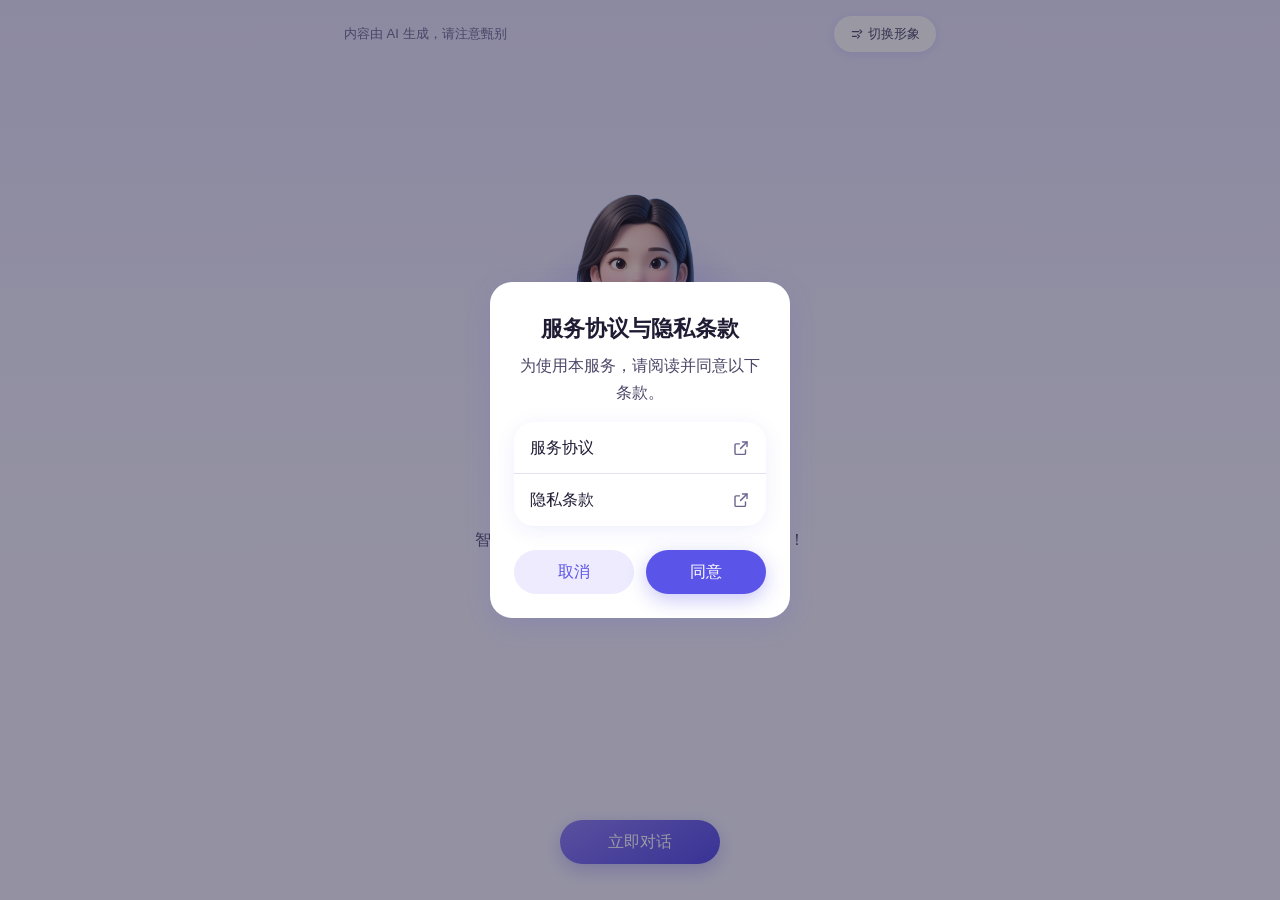
<file: v2.2/index.html>
<!doctype html>
<html lang="zh-CN">
<head>
<meta charset="utf-8">
<meta name="viewport" content="width=device-width, initial-scale=1, viewport-fit=cover">
<title>数字人对话 | 湖北社科数据信息联盟</title>
<link rel="stylesheet" href="./h5v2/tokens.css">
<link rel="stylesheet" href="./h5v2/base.css">
<style>
/* ==========================================================================
   首页 · Companion-Hero —— 见 h5v2/DESIGN.md §4.1
   骨架：顶部切换形象 → 数字人形象位 → 问候语 → 收音波形 →
         AI 标识合规行 → 底部圆形操作区

   本文件只写结构与页面级变体类，不覆写 base.css 的组件样式（§12）。
   ========================================================================== */

/* 隐藏滚动条，但保留滚动能力。
   移动端本来不画滚动条，这里只处理桌面浏览器预览与部分安卓 WebView
   （Chromium 会在右侧画一条常驻条，截图与真机观感都对不上）。
   注意不是 overflow: hidden —— 那会把滚动一起禁掉，
   也是体系 §11 明令禁止的横向溢出兜底写法。
   微信 X5 是 Chromium 内核走 ::-webkit-scrollbar，Firefox 走 scrollbar-width。 */
html {
  scrollbar-width: none;        /* Firefox */
  -ms-overflow-style: none;     /* 旧 Edge / IE 内核 */
}
html::-webkit-scrollbar,
body::-webkit-scrollbar {
  width: 0;
  height: 0;
}

/* 顶部雾光铺在 body 上，由画布铺满整个视口宽度。
   不能画在 .home 上：.h5 有 max-inline-size: var(--w-content)（640px），
   宽屏下正文列居中，画在列上则两侧露出 body 的纯底色 --canvas，
   看起来就是"左右两片空白"。铺到 body 后，任何宽度下渐变都连续。
   微信内视口本来就窄于 640px，效果与改动前一致。
   形象背后那圈品牌柔光由 base.css 的 .figure::before 提供，
   这里不叠 --grad-aura，否则同一处渐变会重影。 */
body {
  background: var(--grad-hero);
}

.home__main {
  flex: 1 1 auto;
  display: flex;
  flex-direction: column;
  padding-top: var(--sp-md);
  /* 内容超出视口时整页滚动（§9「页面必须能滚」），不做固定高度 */
}

/* 顶部工具行：切换形象。这里不重绘微信导航栏，只是一个页内动作。 */
.toprow {
  display: flex;
  /* 两端对齐：AI 标识贴左、切换形象贴右。只有胶囊时有它自己在右端。 */
  justify-content: space-between;
  align-items: center;
  gap: var(--sp-sm);
}
/* 这行 AI 标识挤在页头，不该再用 base.css 那份 12px 上下 padding：
   那套是为「独立成行、居中陈列」写的，放在 toprow 里会把行高撑到 46px，
   比胶囊(36px)还高、整行重心被拉下去。这里压成纯文字行。 */
.toprow .aiflag {
  padding: 0;
  text-align: left;
  font-size: var(--text-xs);
  color: var(--ink-3);
}

/* 切换形象：窄屏是纯图标圆钮，≥375 恢复成「图标 + 文字」胶囊。
   窄屏省横向空间（页头这行还挤着 AI 标识），宽屏文案回来、指示更明确。
   基类 .pill 是胶囊形态（padding 0 16px、min-height 36px、gap 4px），
   圆钮下必须把这三样一起收掉，否则是个被撑宽的椭圆。
   尺寸与形状对齐 .iconbtn 的圆钮语言：--h-pill 直径、1:1、border-radius 999px。 */
.pill--icon {
  width: var(--h-pill);
  min-width: var(--h-pill);      /* 基类 min-height 只管纵向，横向要自己锁 */
  padding: 0;
  gap: 0;
  justify-content: center;
  aspect-ratio: 1 / 1;           /* 保证是正圆而不是椭圆 */
  border-radius: var(--r-pill);
}
/* 图标在圆钮里可以比胶囊里大一点：14px 在 36px 圆里显得偏小 */
.pill--icon svg { width: 18px; height: 18px; }
.pill__label { display: none; }

/* ≥375：文字回来、形状回到基类的胶囊。只覆盖圆钮那几条，其余仍走 .pill。
   375 取自竖屏主流宽度（iPhone 全系）——320/360 仍留圆钮，避免页头挤成一团。 */
@media (min-width: 375px) {
  .pill--icon {
    width: auto;
    min-width: auto;
    padding: 0 var(--sp-md);
    gap: var(--sp-2xs);
    justify-content: flex-start;
    aspect-ratio: auto;
  }
  /* 图标回到基类口径：胶囊里 18px 会盖过文字、抢视觉重心 */
  .pill--icon svg { width: 14px; height: 14px; }
  .pill__label { display: inline; }
}

/* 主体内容在「胶囊以下、按钮以上」的剩余空间里垂直居中。
   用前后两个弹性占位实现，而不是 justify-content: center ——
   居中溢出是双向的，内容高于容器时顶部会被推出视口且永远滚不到。
   弹性占位在空间不足时收缩为 0，内容自然从顶部开始并正常滚动。 */
.home__stage {
  flex: 1 1 auto;
  display: flex;
  flex-direction: column;
}
.home__stage::before,
.home__stage::after {
  content: "";
  flex: 1 1 0;
  min-height: 0;
}

/* 形象位：固定几何舞台（§9.1 允许写死的场景之一）。
   高度是「视口扣掉其余全部内容」后的剩余量：
     369px = 上内边距(16) + 顶行胶囊(36) + 形象上边距(12) + 问候语区(110)
           + 收音行(91) + 底部按钮让位(104)
           （实测值，改文案或改问候语区/收音行高度后需重新实测）
   **收音行是 91 不是 56**：波形 40 + 间距 8 + 状态文字 27 + 上内边距 16。
   早先按 56 记，导致 320×568 / 360×640 各溢出 35px / 15px。
   注：AI 标识已并入顶行，不再单独占纵向空间。
   宽屏/高屏时撑到基准 286px（--figure-hero）；矮屏先压形象，
   压到 190px 为止，再不够才整页滚动。这样首屏始终是「一屏叙事」。 */
.figure--hero {
  max-width: 300px;   /* 固定几何：避免平板宽度下形象被拉成巨幅 */
  margin: var(--sp-sm) auto 0;
  height: clamp(190px, calc(100dvh - 369px), var(--figure-hero));
  /* 行高必须显式定为容器高。
     .figure 是 grid，隐式行高为 auto 时会被图片内容撑到 300px，
     于是 .figure__img 的 max-height:100% 解析成 300 而不是舞台高度，
     图片溢出、顶部被裁（实测裁掉 66px，正好切到头顶）。
     定为 100% 后图片按舞台高度等比缩放，不再溢出。 */
  grid-template-rows: 100%;
}

/* 问候语居中：首页是「建立关系」的场景，不是信息列表，
   居中的问候与形象位共用同一条中轴，视线不用左右找对齐线。 */
.home__greet {
  padding-top: var(--sp-md);
  text-align: center;
}

:root { --greet-h: 110px; }

/* 欢迎语区固定 108px = 窄屏（320/360）最坏情况下的完整高度：
     16 上内边距 + 29 h1 + 8 副标题上边距 + 54 副标题两行 = 107 → 108
   宽屏副标题只占一行，只需 81px，多出的 27px 是留白 —— 换窄屏不裁字。
   **必须定高，不能用 auto** —— 这块在 .home__stage 这条 flex 列里，
   高度一变，两端 flex:1 撑杆重新分配，数字人跟着上移。
   定高正是「数字人不动」的实现方式：容器尺寸恒定，内容按 auto 内部流动。 */
.home__greet {
  box-sizing: border-box;   /* 高度含 padding */
  height: var(--greet-h);
  overflow: hidden;
}

/* --------------------------------------------------------------------------
   提交提问后的两个后置态：加载 → 回复
   --------------------------------------------------------------------------
   三者互斥，全由 .js-answering（加载中）/ .js-answered（已有回复）切换：
     默认          → 欢迎字幕
     .js-answering → 三点加载气泡
     .js-answered  → 回复文字
   高度沿用 --greet-h，所以数字人位置不动。 */
.answer-typing,
.answer { display: none; }

.js-answering .greet__hi,
.js-answering .greet__sub,
.js-answered .greet__hi,
.js-answered .greet__sub { display: none; }

/* 加载气泡：复用体系 .bubble--ai（白底 + 卡影）+ .bubble--typing（三点跳动）。
   只补两条 —— 体系里它是 .bubble 的流内元素（对话页里在气泡列表里），
   这里要它占据整个字幕区并居中。
   **四角圆角统一**：.bubble--ai 默认把左下角收成 --r-xs（指向说话方），
   这里改成与其余三角相同的 --r-bubble，去掉小尾巴的观感。 */
.js-answering .answer-typing {
  display: inline-flex;
  border-radius: var(--r-bubble);
}
/* 回复区：与欢迎字幕同一套三行窗口 —— 当前句在首行，每次换句整条轨道
   从下方滑入，旧句上移滑出上缘。与欢迎区唯一的差别是文字居中（一行一句）。

   **不固定 height，改用 max-height + 内部滚动**：回复句子最长 31 字，
   首行按 h1 排要折 2 行（57px），三行窗口合计 140px 上下，
   110px 的字幕区装不下 —— 定高会把后两句硬切掉。
   改成「放得下就不滚、放不下就在区内滚」，播报时当前句恒贴顶（见 shiftGreetWindow），
   短句与欢迎字幕观感完全一致。 */
.js-answered .answer {
  display: block;
  text-align: center;
  overflow-x: hidden;
  overflow-y: auto;
  max-height: 100%;
  -webkit-overflow-scrolling: touch;
  scrollbar-width: none;
  position: relative;   /* 退场的旧轨道按它定位，否则会跑到 #greet-box 顶上 */
  /* 长回复在本区内滚。底部渐隐遮罩（#greet-box::after，高 1.1em）贴盒子底边，
     滚动到底时最后一行会被盖住。留一段略高于遮罩的底部内边距，让它能滚出遮罩。
     1.3em 而非 1.1em：等于遮罩高时两者边界重合，取整后仍差 1px。
     副作用：内容不超高时也会多 1.3em 空白，但那时 scrollTop 恒为 0、看不见。 */
  padding-bottom: 1.3em;
}
.js-answered .answer::-webkit-scrollbar { display: none; }
.js-answered .answer .greet__line {
  line-height: 1.45;
}
.js-answered .answer .greet__line.is-current {
  line-height: 1.3;
}
/* 回复句比欢迎语长（最长 31 字），首行按 h1 排会折成两三行，
   110px 装不下「当前 + 后两句」—— 底部用渐变遮罩收边，
   视觉上是「后面还有」，而不是被硬切一刀。 */
/* 遮罩的终点色用 --canvas：它正是 body 的底色，且有浅/深两套值
   （#F5F4FD / #14131F），深浅主题自动跟随，不必再写一条 media 块。
   起点 alpha 为 0，不必关心色相。 */
.js-answered #greet-box::after {
  content: '';
  position: absolute;
  left: 0; right: 0; bottom: 0;
  height: 1.1em;
  background: linear-gradient(to bottom, rgba(255,255,255,0), var(--canvas));
  pointer-events: none;
}

/* 播报字幕：三行窗口 + 轨道上移。
   当前句恒在第一行；每念完一句，整条轨道上移一格，旧句滑出窗口上缘并渐隐，
   下一句从下方补进来。DOM 里只保留窗口内的三句（见 renderGreetLines），
   所以行数恒定、高度恒定，不会把下面的内容顶下去。 */
.greet__track {
  display: flex;
  flex-direction: column;
  /* 上移一格的过渡。--dur-short 与体系同档；缓动用 ease-out，起步快、收尾稳。 */
  transition: transform var(--dur-short) var(--ease-out);
}
.greet__line {
  display: block;
  font-size: var(--text-base);
  line-height: var(--lh-body, 1.7);
  color: var(--ink-2);
  transition: color var(--dur-short) var(--ease-out);
}
.greet__line + .greet__line { margin-top: var(--sp-xs); }
.greet__line.is-current {
  font-size: var(--text-lg);
  font-weight: var(--w-head);
  line-height: var(--lh-heading);
}
/* 已播过的字：品牌主色；未播的保持次文字色 —— 颜色本身就是进度条。 */
.greet__said { color: var(--brand); }

/* 换句时正在退场的旧轨道：脱离文档流，盖在窗口原来的位置上（top 由脚本量好后内联给出），
   整条上移一格并淡出，走完再被摘掉（见 retireTrack）。
   必须绝对定位 —— 留在流内会把新轨道往下挤，而新轨道要原地滑入。
   transition 要把 opacity 一起带上（基类只声明了 transform）。
   父容器要 position: relative，旧轨道才按字幕区左上角定位。 */
.greet__track--out {
  position: absolute;
  left: 0; right: 0;
  pointer-events: none;
  opacity: 0;
  transition: transform var(--dur-short) var(--ease-out),
              opacity var(--dur-short) var(--ease-out);
}

/* 收音波形所在处。容器**恒常存在并占位**，只有波形自身的可见性在切 ——
   绝不能用 display 开关：那会让 .home__stage 的内容高度变化，
   两端那两个 flex:1 撑杆重新分配剩余空间，数字人与问候语整体上移
   （踩过：波形只在录音时出现，一点录音键整页往上跳 19px）。
   用 visibility 保留盒子尺寸，布局纹丝不动。
   可见性与动画同一个判据（is-live = 正在收音），不再多一个要同步的状态类。 */
/* 波形在上、状态文字在下，整体水平居中。 */
.listening {
  display: flex;
  flex-direction: column;
  align-items: center;
  justify-content: center;
  gap: var(--sp-xs);
  padding-top: var(--sp-md);
}
/* 波形右侧的状态文字（体系 §8 口径：正文级字号、次文字色，
   收音中转为品牌色，与波形/按钮同步）。 */
.listening__text {
  font-size: var(--text-base);
  color: var(--ink-3);
  transition: color var(--dur-short) var(--ease-out);
}
.listening__text.is-live { color: var(--brand); }
/* 录音中：波形上移到刚被隐藏的欢迎字幕所在的位置，垂直居中于字幕区。
   必须用 relative + top 做纯视觉位移 —— 负 margin 会参与 flex 列的空间计算，
   把 .home__stage 的有效高度改小、数字人整体下移（踩过：下移了 63px）。
   relative 位移不改变布局，兄弟节点的位置一律不动。 */
.is-rec .listening {
  position: relative;
  /* 位移把整个波形块（波形 + 下方文字）的中心对到字幕盒的中心。
     组成：字幕高的一半 + 块上边距 + 30px。
     30px 是实测校正值：块高 91px，波形居中时块中心比字幕中心低 10px，
     要补的就是「块高一半 − 波形高一半 + 那 10px」≈ 30。
     shortcut: 块高随文案折行变化（320 窄屏「正在努力翻译...」可能换行），
     那时的偏差会变，改文案后需重测这个值。 */
  top: calc(-1 * (var(--greet-h) / 2 + var(--sp-md) + 30px));
}
/* 显隐挂在整个 .listening 上，不挂在波形自己身上 ——
   文字是波形的兄弟节点，只藏波形的话「我在听，你说」会一直露在首屏。
   容器保留占位（visibility 不参与布局），数字人仍然不跳。
   判据类由脚本同时挂在容器与波形上（见 render）。 */
.listening { visibility: hidden; }
.listening.is-live { visibility: visible; }

/* 录音中转态（脚本在 render('recording') 里挂到 <html>）：
   欢迎字幕整块隐藏、波形放大。
   字幕用 visibility 而不是 display —— 保持 110px 占位，否则整列重排、
   数字人会跳（同 .listening 的处理口径）。 */
.is-rec .home__greet { visibility: hidden; }
/* 波形放大：base.css 的 .wave 是 22px 高、条 3px 宽，首页这个位是画面焦点、
   显得太小。整体 ×1.8：条宽 5px、高度与各条比例同步放大。
   各条高度必须逐条覆写 —— base.css 用了 nth-child 定死 8/14/20/12/17/9/13px。 */
#hero-wave { height: 40px; gap: 5px; }
#hero-wave i { width: 5px; }
#hero-wave i:nth-child(1) { height: 14px; }
#hero-wave i:nth-child(2) { height: 25px; }
#hero-wave i:nth-child(3) { height: 36px; }
#hero-wave i:nth-child(4) { height: 22px; }
#hero-wave i:nth-child(5) { height: 31px; }
#hero-wave i:nth-child(6) { height: 16px; }
#hero-wave i:nth-child(7) { height: 23px; }

/* 底部圆形操作区：浮动固定在视口底部，内容从下方穿过。
   用 fixed 而非 sticky —— sticky 要有个滚动祖先才粘得住，
   这里内容居中后整页可能不滚，sticky 就浮不起来了。
   文字色与阴影已由 base.css 的 .iconbtn 提供，不覆写。 */
.dock--float {
  position: fixed;
  left: 50%;
  bottom: calc(var(--sp-lg) + var(--pad-bottom));
  transform: translateX(-50%);
  z-index: var(--z-nav);
  display: none;          /* 默认藏起，授权后由 .js-granted 换回来 */
}

/* ==========================================================================
   键盘输入条 —— 点「键盘输入」后原位替换那三个圆钮
   ==========================================================================
   与 .dock--float 同一套定位（fixed + 底部居中），所以是「原地换掉」
   而不是另起一行。只有在 .js-input 态显示：
   脚本切这个类时同时把 .dock 藏掉（见 .js-input .dock）。
   不用体系里的输入组件（.composer）：那套带模式切换、录音态、两态输入，
   这里只要输入框 + 发送，套过来反而要剥掉一大半。 */
.inputbar {
  position: fixed;
  left: 50%;
  bottom: calc(var(--sp-lg) + var(--pad-bottom));
  transform: translateX(-50%);
  z-index: var(--z-nav);
  display: none;
  align-items: center;
  gap: var(--sp-sm);
  /* 与 .h5 内容列同宽上限，窄屏留出安全边 */
  width: min(calc(100% - var(--pad-start) - var(--pad-end)), var(--w-content));
}
/* 显隐完全交给 hidden 属性（脚本开/关），沿用 base.css 那条 display:none !important。
   这里只写布局。三钮让位的规则放到 .js-granted 之后（见文件末尾），
   否则同特异性下会被后写的 `.js-granted .dock { display: flex }` 盖掉。 */
.inputbar { display: flex; }

/* 取消钮：固定成与输入框同高（.composer__field 的 --h-input）。
   .iconbtn 基类是 clamp(46px,15vw,60px)、为首页大圆钮定的，
   放进输入条会比输入框高一截（375 视口 56 > 48）。这里按输入框压回来。 */
.inputbar > .iconbtn {
  width: var(--h-input);
  height: var(--h-input);
  min-height: var(--h-input);
  flex: 0 0 auto;
}

/* 提示文字调浅。
   注意 placeholder 并不继承 .composer__field 的 --ink-3 ——
   base.css 给 input 本身写了 color: var(--ink)，浏览器再据此派生 placeholder，
   实测落到默认灰 rgb(117,117,117)，与主题色无关。
   所以这里必须显式指定颜色：用 --ink-3 再压一档透明度，
   色相与「说明文字」同族，深浅两主题自动跟随。 */
.composer__field input::placeholder { color: var(--ink-3); opacity: 0.65; }

/* 发送钮的未输入态（无 data-send）：白底落在白色输入框里，边界几乎看不出。
   base.css 的 --sh-btn 太淡（0.14 / 10px 模糊），撑不起「这里有个按钮」。
   这里单独加深一档：更实的偏移 + 更大扩散。
   用 currentColor 系不行（按钮图标色是 --ink-3），所以直接给强一点的紫黑；
   深色模式下靠 @media 换成纯黑，否则紫影压在暗底上看不见。 */
/* 图标也给主色：置灰态原本是 --ink-3（灰），在白底白钮上几乎看不见。
   用 --brand 与就绪态同一族色，只是没有底色 —— 仍是「未就绪」观感，
   但一眼能认出这是个向上箭头。 */
.iconbtn.composer__send:not([data-send]) {
  box-shadow: 0 2px 6px rgba(30, 27, 51, 0.18), 0 1px 2px rgba(30, 27, 51, 0.12);
  color: var(--brand);
}
/* 深色下阴影要更黑更实 —— 半透明深紫压在深底上等于没有 */
@media (prefers-color-scheme: dark) {
  .iconbtn.composer__send:not([data-send]) {
    box-shadow: 0 2px 6px rgba(0, 0, 0, 0.55), 0 1px 2px rgba(0, 0, 0, 0.4);
  }
}

/* ==========================================================================
   底部动作区：按授权状态二选一
   ==========================================================================
   未授权：「立即对话」—— 它的职责就是发起授权。真机微信里点是跳授权页；
           演示站没有 AppID，所以弹一个确认窗示意（见 .authq）。
   已授权：录音 · 键盘两个图标钮 —— 语音与身份由微信提供。

   切换看 `.js-granted`（授权后由脚本打上），不看环境：
   微信端加载时即授权（auth.js 的 boot），所以微信里看不到「立即对话」；
   非微信端要先点它确认一次。两个规则互为补集，不会同时出现 ——
   两者都是 fixed + 同一个 bottom，同时显示会叠在一起。

   默认（脚本没跑）露出「立即对话」：它是主入口，藏起来就是一屏死页。 */
.dock-cta {
  position: fixed;
  left: 50%;
  bottom: calc(var(--sp-lg) + var(--pad-bottom));
  transform: translateX(-50%);
  z-index: var(--z-nav);

  display: inline-flex; align-items: center; justify-content: center;
  min-height: var(--h-control);
  padding: 0 var(--sp-2xl);
  border-radius: var(--r-pill);
  background: var(--grad-brand);
  color: var(--on-brand);
  font-size: var(--text-base);
  font-weight: var(--w-mid);
  white-space: nowrap;
  box-shadow: var(--sh-brand);
  transition: transform var(--dur-micro) var(--ease-out);
}
.dock-cta:active { transform: translateX(-50%) translateY(1px); }
/* 按钮不该有链接的下划线。base.css 给 a:hover 加了 text-decoration: underline，
   那是给正文里的链接用的；这里是按钮形态，覆写掉。 */
.dock-cta,
.dock-cta:hover { text-decoration: none; }

/* ==========================================================================
   扫码登录弹窗（示意）
   ==========================================================================
   真机微信里点「立即对话」是跳微信授权页，回不到本页；演示站没有 AppID，
   所以这里用同一套 .modal 形态做一个扫码窗，把「扫码 → 登录」这一步演出来。
   二维码是纯占位图形（CSS 网格画的假码），不指向任何真实链接。

   只限宽、不限高：内容是自然高度，不写死。
   改宽度必须叠 `dialog.modal` —— base.css 的 `dialog.modal` 特异性 (0,1,1)
   带 width 与 max-width，单类名会被静默盖掉（本页踩过一次）。
   最终宽 = min(300, 视口 − 64)：320px 视口下留出左右各 32px。 */
dialog.modal.authq {
  width: 300px;
  max-width: calc(100% - var(--sp-xl) * 2);
}
/* 占位二维码：assets/demo-qr.png，演示用占位图，不指向真实链接。
   点它 = 演示「扫上了」→ 授权成功（见脚本），所以给 pointer 光标。 */
.authq__qr {
  display: block;
  width: 180px;
  height: 180px;
  margin: var(--sp-lg) auto 0;
  padding: var(--sp-sm);
  background: #FFFFFF;
  border-radius: var(--r-sm);
  cursor: pointer;
}
.authq__qr img { width: 100%; height: 100%; display: block; }
/* button 重置后文字仍按继承对齐：弹窗 .modal 标题默认左对齐，这里居中 */
.authq h2 { text-align: center; }

/* ---- 协议确认弹窗 ---- */
#proto-sheet { width: 300px; max-width: calc(100% - var(--sp-xl) * 2); }
#proto-sheet h2 { text-align: center; }
/* 标题只是接焦点的落点（见 DOM 注释），不该画出焦点框 */
#proto-sheet h2:focus,
#proto-sheet h2:focus-visible { outline: none; }
.protosheet-intro {
  margin-top: var(--sp-xs);
  font-size: var(--text-sm);
  color: var(--ink-3);
  text-align: center;
}
/* 两条协议用 .row 骨架，右侧外链图标（语义是「跳出去」，不是进下一级）。
   行高按热区收缩：弹窗只有 300px 宽，.row 默认 padding 在弹层里偏肥。 */
#proto-sheet .rowlist { margin-top: var(--sp-md); }
#proto-sheet .row { padding: var(--sp-sm) var(--sp-md); min-height: var(--h-tap); }
#proto-sheet .row:hover { background: var(--mist-1); }
.proto__name { flex: 1 1 auto; font-size: var(--text-base); color: var(--ink); }
.proto__ext { flex: 0 0 auto; width: 18px; height: 18px; color: var(--ink-3); }
#proto-sheet .proto__link,
#proto-sheet .proto__link:hover { text-decoration: none; }

/* 矮横屏（568×320 实测）：弹窗 335px 高装不下，按钮被切在底部。
   收紧纵向：隐藏说明句、行与按钮间距各降一级、弹窗内边距减半。 */
@media (max-height: 399.98px) {
  #proto-sheet { padding-top: var(--sp-md); padding-bottom: var(--sp-md); }
  .protosheet-intro { display: none; }
  #proto-sheet .rowlist { margin-top: var(--sp-sm); }
  #proto-sheet .row { min-height: 0; padding: var(--sp-xs) var(--sp-md); }
  #proto-sheet .cluster { margin-top: var(--sp-md); }
}

/* 授权后把两个图标钮换回来，同时收起「立即对话」。
   播报中（.js-speaking）两个钮让位给播报钮，播完再换回来。 */
.js-granted .dock { display: flex; }
.js-granted .dock-cta { display: none; }

/* AI 标识常显：合规要求（base.css 写明「任何对话页必现」），
   授权前后都留在页头左侧。 */
.js-speaking .dock { display: none; }

/* 重播钮：只在「有回复」时出现（播完保留、停止后仍在）—— 还没提问时重播没有意义。
   播报中不用管：整个 .dock 已被 `.js-speaking .dock` 藏掉（含本钮）。
   .js-replayable = 播报被中途停掉、回复已收起、等用户点重播。 */
.js-granted #btn-replay { display: none; }
.js-answered #btn-replay,
.js-replayable #btn-replay { display: grid; }   /* 回到 .iconbtn 基类的 grid */
/* 键盘输入条打开时，三个圆钮让位。
   必须写在 `.js-granted .dock` 之后：两者特异性相同 (0,2,0)，
   靠源序取胜 —— 放前面会被覆写成 flex（实测踩过，三钮照样显示）。 */
.js-input .dock { display: none; }

/* ==========================================================================
   播报中按钮 —— 播报期间顶替底部那两个钮
   ==========================================================================
   动效照录音钮的两层「正在出声」：
     1) 圆钮本体的扩散波纹 —— 与 #btn-mic 同一套（圆钮直径都由 .iconbtn 的
        clamp 给出，不用另设）。**幅度与周期这一处收窄加快了**：
        录音钮的波纹按「长按收音」的时长去调，播报是一句话就完，
        用同一条曲线会显得拖沓。关键帧见下面本页重定义的 speakwave。
     2) 钮内图形用**收音状态行左边那串波形**（.wave，base.css 已有），
        连同 is-live 一起复用：那正是「我在听，你说」左边的动效，量纲与节奏同一套。
   不自己画像素、不新写关键帧 —— 两处动效都从既有实现借用。 */
/* 容器只用 .dock--speak 一个类，**不叠 .dock**。
   叠了就会被 `.js-granted .dock { display: flex }`（0,2,0）盖掉本条的
   display:none（0,1,0）—— 实测过：播报结束后容器仍 display:flex，
   与换回来的图标钮重叠在同一位置。这里不复用 .dock 类即无此冲突。
   单子元素，flex 不需要额外属性。 */
.dock--speak {
  position: fixed;
  left: 50%;
  bottom: calc(var(--sp-lg) + var(--pad-bottom));
  transform: translateX(-50%);
  z-index: var(--z-nav);
  display: none;
}
.js-speaking .dock--speak { display: flex; }

#btn-speaking {
  position: relative;
  /* 实心品牌底 + 反白图形：屏幕正中被用户盯着看，与录音中的 #btn-mic 同一观感。 */
  background: var(--grad-brand);
  color: var(--on-brand);
  box-shadow: var(--sh-brand);
}
/* 钮内波形压白：.wave 默认用 --grad-wave（紫色渐变），
   在品牌渐变底上会糊成一团，反白才看得见。宽度交给 .wave 自身的间距。 */
#btn-speaking .wave { color: var(--on-brand); }
#btn-speaking .wave i { background: currentColor; }
#btn-speaking::after {
  content: '';
  position: absolute;
  inset: 0;
  border-radius: var(--r-pill);
  border: 2px solid var(--brand);
  /* 比录音钮那套收窄、加快：base.css 的 speakwave 扩到 1.55 倍、走 1600ms，
     在 59px 的圆钮上会甩出约 91px 的一圈，节奏也偏慢。
     这里覆写成 1.22 倍 / 900ms，扩散只溢出一点点、「心跳」快一档。
     关键帧的 scale 值写在 base.css 里，改不了单个用法的幅度 ——
     所以只能重定义一条同名关键帧（同为全局，页面 <style> 在 base.css 之后，
     后定义者胜，只影响本页；录音钮用的是 base.css 那条的原值）。 */
  animation: speakwave 900ms var(--ease-out) infinite;
  pointer-events: none;
}
@keyframes speakwave {
  0%   { opacity: .55; transform: scale(1); }
  70%  { opacity: 0;   transform: scale(1.22); }
  100% { opacity: 0;   transform: scale(1.22); }
}

/* 录音中：录音键上色，与收音行的波形呼吸同步。
   用 base.css 既有的 .iconbtn--brand 变体（品牌渐变底 + 反白图标 + 品牌投影），
   不新增视觉语言。颜色不是唯一信号 —— 波形动起来、文案切成「我在听，你说」、
   按钮 aria-pressed 转 true，三条通道同时说明状态（§10）。

   这里只保留 transform 过渡（按下反馈），去掉 background-color 过渡：
   .iconbtn 的录音态背景是渐变（background-image），而它的背景色是 transparent。
   background-image 不参与过渡，背景色却在过渡 —— 途中渐变被近乎透明的背景色
   挡住，图标却已经转白，会出现约 100ms 的「图标消失」帧。
   状态切换一步到位更干净，也不会引起重排（§8）。 */
#btn-mic {
  transition: transform var(--dur-micro) var(--ease-out);
}

/* 录音中：与回复播报钮同一套扩散波 —— 同一个 speakwave 关键帧，
   视觉语言不分叉（都是「这个元素正在出声」）。
   挂在 .iconbtn--brand 上而不是自己加状态类：录音时 render() 已经会给
   这个类（品牌渐变底），复用现成的判据，不再多一个要同步的状态。
   波纹只在真正收音时出现；识别中（.is-busy）不加，那时是转圈在表达进度。 */
#btn-mic.iconbtn--brand:not(.is-busy)::after {
  content: '';
  position: absolute;
  inset: 0;
  border-radius: var(--r-pill);
  border: 2px solid var(--brand);
  animation: speakwave 1600ms var(--ease-out) infinite;
  pointer-events: none;
}
/* .iconbtn 没写 position，绝对定位的 ::after 会以页面为参照 —— 补上 */
#btn-mic { position: relative; }

/* 录音键三态图标互斥：麦克风 / 转圈 */
#btn-mic .iconbtn__spin { display: none; }
#btn-mic.is-busy .iconbtn__mic { display: none; }
#btn-mic.is-busy .iconbtn__spin { display: block; }

/* 识别中：转圈。只动 transform（§8），布尔量旋转最省事也最稳 */
#btn-mic.is-busy .iconbtn__spin {
  animation: micspin 800ms linear infinite;
}
@keyframes micspin { to { transform: rotate(360deg); } }

/* 识别中禁用按压位移，否则转圈会跟着跳 */
#btn-mic.is-busy:active { transform: none; }

/* 降级动效时转圈显式停住。
   不靠 base.css 的全局钳制（它把时长压到 150ms、只跑一次，
   结果同样是静止，但那条规则读起来像"忘了处理"）。
   口径与本文件的 .wave：停成静态可辨的图形，
   "正在进行"这件事由旁边那句「正在识别你说的话」承担，不靠图形空转（§8）。 */
@media (prefers-reduced-motion: reduce) {
  #btn-mic.is-busy .iconbtn__spin { animation: none; }
  /* 波纹停住，留一圈静态描边 —— 状态不丢（底色已是品牌渐变），
     但不空转。与 base.css 里 .speakbtn 的处理同一口径。 */
  #btn-mic.iconbtn--brand:not(.is-busy)::after {
    animation: none;
    opacity: .45;
    transform: none;
  }
  /* 播报钮同口径：扩散波纹与钮内波形都停住。
     波形停住仍是可辨的图形（base.css 给了 transform: scaleY(.5) 的静态态），
     不空转但状态不丢。 */
  #btn-speaking::after { animation: none; opacity: .45; transform: none; }
  #btn-speaking .wave.is-live i { animation: none; }
}
/* 内容底部让位 = 按钮直径 + 按钮下边距(--sp-lg) + 安全区 + 8px 余量。
   与 .dock--float 的 bottom 口径一致，最后一行正好落在按钮上方。 */
.home__main--hasdock {
  padding-bottom: calc(var(--h-dock) + var(--sp-lg) + var(--pad-bottom) + var(--sp-xs));
}

/* --------------------------------------------------------------------------
   矮横屏：左右分栏，把横向余量换给形象
   --------------------------------------------------------------------------
   横屏只有三百多像素高，而纵向堆叠时「形象 + 问候语 + 收音行」三块要一起挤，
   844×390 上形象只剩 82px —— 人物几乎看不出是谁。

   但横屏左右有大片空白：内容列只有 640px 宽（视口 844），两侧各空 102px。
   所以改成左右分栏，形象独占左列、吃满整个 stage 的高度，右列放
   问候语 + 收音行。形象由「纵向被挤压」变成「由可用高度决定」。

   两处配合，缺一不可：
   1) 底部让位收窄：104 → 72（按钮直径 + 安全区）。
      **只限横屏**：竖屏纵向宽裕，保持原值。
   2) stage 显式定高 —— 详见下方 .home__stage 的注释。 */
@media (orientation: landscape) and (max-height: 519.98px) {
  /* 横屏把「形象」与「问候语 + 收音行」改为左右分栏。
     原来三块纵向堆叠，形象的可用高度被问候语和收音行挤到 82px（844×390）；
     而横屏左右各有上百像素是空的 —— 内容列只有 640px 宽，视口 844。
     分栏后形象能吃满整个 stage 的高度，纵向开销只剩顶部行与底部让位。
     左形象 / 右文字：形象贴左，与顶部「内容由 AI 生成」同侧。 */
  .home__stage {
    display: grid;
    /* 形象列宽上限 300px（与竖屏基准一致），高度由 stage 决定；
       右栏吃剩余宽度。形象宽高比 1:1，所以列宽也直接决定形象高度 ——
       给上限是为了不让它在宽横屏里被拉成巨幅。 */
    grid-template-columns: minmax(120px, min(300px, 38%)) minmax(0, 1fr);
    grid-template-areas:
      "figure greet"
      "figure listen";
    /* 两行都给 minmax(0, 1fr)：形象的 1:1 比例会反过来撑高行高（循环依赖），
       显式 1fr + 允许压到 0 才能让它服从 stage 的可用高度。 */
    grid-template-rows: minmax(0, 1fr) minmax(0, 1fr);
    align-items: center;
    column-gap: var(--sp-md);
    row-gap: 0;
    /* **必须显式定高**。body 只有 min-height:100dvh、高度 auto，
       .home__main 又是 flex:1 1 auto —— 内容多高 body 就多高，flex 的收缩
       从来不会触发，于是 stage 会按形象 1:1 撑到列宽那么多，整页往下滚。
       定高后形象改由可用高度决定，与竖屏那套「定高换位置稳定」同理。 */
    height: calc(100dvh - var(--sp-md) - 36px - var(--h-dock) - var(--pad-bottom));
    min-height: 0;
  }
  /* 纵向堆叠时用一对弹性占位伪元素做垂直居中。改成 grid 后它们会变成
     额外的 grid 项、被自动放进网格里，撑坏显式区域 —— 这里删掉。 */
  .home__stage::before,
  .home__stage::after { display: none; }
  /* 分栏后由 grid 定位，原先纵向堆叠的 margin / 高度都不再需要。
     高度用 100% 撑满整列：形象按 stage 高度等比缩放，
     宽度由 grid 的列宽上限管住，不会被拉成巨幅。 */
  .figure--hero {
    grid-area: figure;
    max-width: none;
    margin: 0;
    height: 100%;
    align-self: stretch;
  }
  .home__greet {
    grid-area: greet;
    /* **必须定高，不能用 auto**。竖屏定高是为了「数字人不动」（见 --greet-h 注释）；
       横屏分栏同样需要 —— 播报换句时轨道行数/字重变化会让盒子长高，
       配合 align-self:end 就会顶着底边往上长，字幕看起来逐渐上移。
       定成 100%：盒高锁死在网格行高上，内容超出走内部滚动。 */
    height: 100%;
    align-self: stretch;
    padding-top: 0;
    text-align: left;
    overflow: hidden;   /* 与竖屏同口径：超出部分由 #answer 内部滚 */
    /* 内容贴行底。定高后盒子撑满整行，若不指定对齐，短内容会堆在行顶、
       下方空一片；贴底才与改前「align-self:end + 高度 auto」的观感一致。 */
    display: flex;
    flex-direction: column;
    justify-content: flex-end;
  }
  /* 收音行在右栏下方。它原本靠负 top 上移到字幕盒中央，
     分栏后不再需要那套校正 —— 归零，回到自身所在的格子里。 */
  .listening {
    grid-area: listen;
    top: 0;
    align-self: start;
    align-items: flex-start;
    padding-top: var(--sp-xs);
  }
  /* 录音中：波形与状态文字移到「回复信息区域」正中。
     该区域就是右栏（greet + listen 两行）。问候语此时 visibility:hidden
     但仍占位，所以让收音行直接铺满两行并居中，正好压在那块空白上。
     放在本条之后、且同为 (0,2,0)，才能盖住上面的 listen 格子定位。 */
  .is-rec .listening {
    grid-row: 1 / -1;
    grid-column: 2;
    align-self: stretch;
    justify-self: stretch;
    align-items: center;
    justify-content: center;
    padding-top: 0;
    /* 竖屏那套负 top 位移是「贴到字幕盒中央」用的，分栏后由 grid 居中，
       必须归零，否则整块被顶到 stage 上方（实测 y=-49）。 */
    top: 0;
  }
  /* 播报态：回复区铺满右栏两行（266px 而非半行 133px）。
     原来只占第一行，长首句（31 字折 3 行）就撑满并顶到 stage 顶部。
     铺满后容纳能力翻倍，底边固定、内容向上生长的空间也够。
     **不做垂直居中**：换句时块高波动 34px，居中会让字幕上下跳
     （实测 91→88→57），与「播报时字幕固定」冲突。 */
  .js-answered .home__greet {
    grid-row: 1 / -1;
    height: 100%;
    /* 视觉居中：内容块在右栏里上下留白均分。
       贴底（flex-end）时短回复会吊在底部，观感不平衡。 */
    justify-content: center;
    padding-bottom: var(--sp-md);
  }
  /* 等待回复的三点泡泡居中于「回复信息区域」（右栏整个区域，含收音行）。
     #greet-box 只占上半行，在其中居中会偏上；这里让 greet 铺满右栏两行，
     再把唯一的可见子项（泡泡）双向居中。
     只影响 js-answering 这一态，播报/欢迎态的贴底与布局不受影响。 */
  .js-answering .home__greet {
    grid-row: 1 / -1;
    height: 100%;
    justify-content: center;
    overflow: visible;      /* 泡泡不需要滚动容器 */
  }
  .js-answering .answer-typing { align-self: center; }

  /* 按钮回到下方后，让位只需「按钮直径 + 安全区」（104 → 72），
     省下的 32px 全给形象位。竖屏仍用基类的 104 —— 那里纵向宽裕。 */
  .home__main--hasdock {
    padding-bottom: calc(var(--h-dock) + var(--pad-bottom));
  }
}
/* 极矮横屏（≤369px，覆盖 568×320 与 640×360）：左右空间也紧张了，
   分栏比例偏向形象，并缩小问候语字号给右栏让宽。 */
@media (orientation: landscape) and (max-height: 369.98px) {
  .home__stage {
    grid-template-columns: minmax(96px, 1fr) minmax(0, 1fr);
    column-gap: var(--sp-sm);
  }
  .greet__hi { font-size: var(--text-md); }
  /* 右栏只有 254~290px，副标题按基类字号会折两行、把问候区顶高。
     缩一档让它保持一行（横屏左右分栏本来就窄）。 */
  .greet__sub { font-size: var(--text-sm); }
  /* 「立即对话」在极矮横屏下横跨感过强。收窄 —— 横屏可用宽度本就紧张，字号缩一档。 */
  .dock-cta {
    padding: 0 var(--sp-lg);
    min-width: 0;
    font-size: var(--text-xs);
  }
}

/* ---- 形象选择弹层（原生 dialog，见 DESIGN.md D8） ---- */
.picker {
  display: flex;
  flex-direction: column;
  gap: var(--sp-xs);
  margin-top: var(--sp-md);
}
.picker__opt {
  width: 100%;
  display: flex;
  align-items: center;
  gap: var(--sp-md);
  padding: var(--sp-sm);
  background: var(--mist-1);
  border-radius: var(--r-md);
  text-align: left;
  /* 选中态只改 outline-color，不改 border-width（会抖，§5） */
  outline: 2px solid transparent;
  outline-offset: -2px;
  transition: outline-color var(--dur-micro) var(--ease-out);
}
.picker__opt[aria-pressed="true"] { outline-color: var(--brand); }

.picker__thumb {
  flex: 0 0 auto;
  width: 56px;   /* 固定几何控件：头像缩略图（§9.1） */
  height: 56px;
  border-radius: var(--r-pill);
  overflow: hidden;
  /* 白底占位素材直接落在白底上，无需 multiply，深浅色下都不用换混合模式 */
  background: var(--surface);
}
.picker__thumb img {
  width: 100%;
  height: 100%;
  object-fit: cover;
  object-position: 50% 12%;
}
.picker__body { flex: 1 1 auto; min-width: 0; }
.picker__name { display: block; font-size: var(--text-base); font-weight: var(--w-mid); }
.picker__desc { display: block; margin-top: var(--sp-3xs); font-size: var(--text-xs); color: var(--ink-3); }
/* 选中不只靠颜色：另给一个勾选图标（§10 状态双通道） */
.picker__check { flex: 0 0 auto; width: 20px; height: 20px; color: var(--brand); opacity: 0; }
.picker__opt[aria-pressed="true"] .picker__check { opacity: 1; }

/* ---- 录音识别结果弹窗 ---- */

/* 编辑框：多行、可改。录音转写结果常有错字，让用户改完再发。
   base.css 的 .field__input 是单行样式，这里给 textarea 补最小高度与行高。 */
.speechbox {
  min-height: 108px;
  line-height: var(--lh-body);
  resize: none;              /* 移动端不需要手动拉高，交给 rows 与自适应 */
  overflow-y: auto;
}

/* 说明句与编辑框之间的间距。
   base.css 的 dialog.sheet p 只给了 --sp-xs（8px）下边距，说明句会贴住输入框。
   按正文行距的呼吸感取 --sp-md（16px），不覆写 base.css 的 p 规则，只作用于本处。 */
.speechsheet-intro { margin-bottom: var(--sp-md); }

/* 录音期间的禁用外观。
   口径沿用 base.css 的 .iconbtn[disabled]（opacity .45）。
   选择器不绑 .iconbtn —— 被拦的两个按钮一个是 .iconbtn（键盘）、
   一个是 .pill（切换形象），绑了就漏掉后者。
   看着还能按却按不动，比看着就不能按更糟，所以压暗是必需的，
   但 pointer-events 要保留 auto，否则收不到点击、给不出原因提示。 */
.is-blocked {
  opacity: .45;
  cursor: not-allowed;
}
.is-blocked:active { transform: none; }

/* ==========================================================================
   矮横屏：动作区仍在底部居中（与竖屏同构），只把间距收紧
   ==========================================================================
   横屏 + 高度 < 520px 时纵向只有三百多像素。动作区不再挪到左侧 ——
   统一留在底部，位置与竖屏一致，只做两处收紧：
     1) 底部呼吸量 --sp-lg(24) 收到 --pad-bottom(12)，让出 8px；
     2) 造型与位置全部沿用基类，不改 left/transform。
   纵向空间由两处让出来：上面 .home__main--hasdock 的让位收到 72（基类 104），
   以及 .home__stage 显式定高时扣掉的那份让位。

   其余情况一概不受影响：竖屏、平板竖屏、高横屏都走原来的底部居中。

   **必须放在样式块最末**：`.dock-cta` / `.dock--speak` 的基类规则定义在本块
   之前，同特异性下后写者胜 —— 放前面会被基类静默盖掉（踩过一次：
   三个容器只有 .dock--float 生效，另两个纹丝不动）。 */
@media (orientation: landscape) and (max-height: 519.98px) {
  /* 输入条跟着压到最低。基类的 bottom 还留着桌面那份 --sp-lg(24px) 的呼吸量，
     竖屏有富余、矮横屏没有 —— 实测 844×390 / 667×375 / 568×320 三档都会
     压住字幕最后一行 16px。收到 --pad-bottom（12px）后三档各让出 8px 空隙。 */
  .inputbar { bottom: var(--pad-bottom); }

  /* 三个动作区同样收到 --pad-bottom，与输入条同一条底线：
     谁显示都用同一组坐标，切换时不跳位置。 */
  .dock--float,
  .dock-cta,
  .dock--speak {
    bottom: var(--pad-bottom);
  }
}

/* 反馈条走顶部 —— 已收进 base.css 的 .toast，本页不再覆写。
   原先这里有一份「贴底改贴顶」的页面级覆写，那是因为组件默认贴底；
   现在组件统一走顶部，各页就不必各自纠正一遍。 */
</style>
</head>
<body>

<div class="h5 home">
  <main class="h5__main home__main home__main--hasdock">

    <div class="toprow">
      <!-- AI 标识：合规要求（base.css 写明「任何对话页必现」）。
           与「切换形象」同行、贴最左；**授权前后都常显**，不做隐藏 ——
           base.css 那条「必现」是有意为之，藏起来就不合规了。 -->
      <p class="aiflag">内容由 AI 生成，请注意甄别</p>
      <!-- 窄屏纯图标圆钮，≥375 显示文字（见 .pill--icon / .pill__label）。
           aria-label 常留着：窄屏下它是唯一可读名。 -->
      <button class="pill pill--icon" type="button" id="change-avatar" aria-label="切换形象">
        <svg viewBox="0 0 24 24" fill="none" stroke="currentColor" stroke-width="2"
             stroke-linecap="round" aria-hidden="true">
          <path d="M4 8h11M4 16h7"/><path d="M17 5l3 3-3 3M13 13l3 3-3 3"/>
        </svg>
        <span class="pill__label" aria-hidden="true">切换形象</span>
      </button>
    </div>

    <div class="home__stage">

      <figure class="figure figure--hero">
        <!-- 属性尺寸要与素材真实比例一致（1024×1024，1:1）。
             写成 300×400（3:4）会在解码前按错误比例占位、加载完再跳一下。
             另注意 img 有 max-height:100%，舞台比 300px 矮时会从顶部裁掉
             超出部分，所以这张图必须能与舞台共存，别再把舞台压得比图还矮。 -->
        <!-- 这里的初始 src 必须与 AVATARS[0] 一致：脚本要等人像解码后才替换，
             不一致的话首帧会闪一下另一张形象。 -->
        <img class="figure__img" id="hero-img"
             src="./h5v2/assets/avatars/avatar-01.png"
             alt="数字人形象：3D 女性，白色衬衫，无动作"
             width="300" height="300" loading="eager" decoding="async">
      </figure>

      <!-- 播报字幕：句子由脚本按标点拆好后塞进来（见 splitGreeting）。
           第 0 句始终是「当前播报句」，用 h1 字号 + 主文字色；后面未播的句子
           用次文字色。整句念完才换下一句，过程中不滚动。
           这份静态文案只作为「脚本没跑时」的兜底，同时是 TTS 的文本来源。 -->
      <div class="greet home__greet" id="greet-box">
        <h1 class="greet__hi" id="greet-hi">你好，今天想聊点什么？</h1>
        <p class="greet__sub" id="greet-sub">智库报告 / 学术论文 / 政策解读，都可以问我！</p>

        <!-- 提交提问后的两个后置态（都用 .is-answering 切，见脚本）：
             1) 加载：体系现成的三点跳动气泡，左下角圆角（.bubble--ai）
             2) 回复：纯文字，三行窗口 + 底部渐变遮罩，播报进度同欢迎字幕 -->
        <div class="answer-typing bubble bubble--ai bubble--typing" id="answer-typing"
             role="status" aria-label="正在生成回答">
          <i></i><i></i><i></i>
        </div>
        <div class="answer" id="answer" role="status"></div>
      </div>


      <!-- 波形所在处。容器恒常占位、不动布局，只切换波形自身的可见性 ——
           录音时出现、结束收走，但数字人与问候语不会因此上跳
           （见 .listening 的样式注释）。
           原来的「点按开始说话」与 AI 标识两行已按需求移除。 -->
      <div class="listening" role="status" aria-live="polite">
        <span class="wave" id="hero-wave" aria-hidden="true">
          <i></i><i></i><i></i><i></i><i></i><i></i><i></i>
        </span>
        <span class="listening__text" id="listen-text">我在听，你说</span>
      </div>

    </div>

    <!-- 播报中按钮：整个容器只在播报期间显示，顶替底部那两个钮
         （见 .dock--speak 的样式注释）。
         钮内是上面那串波形的副本，需 is-live 才动 ——
         由脚本在播报开始时增删，不早动也不空转。 -->
    <!-- 容器只用 .dock--speak，不叠 .dock —— 见该类的样式注释（叠了会被
         `.js-granted .dock` 的特异性盖住，导致播报结束后按钮不消失）。 -->
    <div class="dock--speak">
      <button class="iconbtn" type="button" id="btn-speaking" aria-label="正在播报">
        <span class="wave" id="speak-wave" aria-hidden="true">
          <i></i><i></i><i></i><i></i><i></i><i></i><i></i>
        </span>
      </button>
    </div>

  </main>
</div>

<div class="dock dock--float">
  <!-- aria-pressed=false 是默认态：尚未录音。
       三态：默认（白底紫图标）→ 录音中（品牌渐变 + .iconbtn--brand）
             → 识别中（.is-busy，麦克风换成转圈）。 -->
  <button class="iconbtn" type="button" id="btn-mic"
          aria-label="录音提问" aria-pressed="false">
    <svg class="iconbtn__mic" viewBox="0 0 24 24" fill="none" stroke="currentColor" stroke-width="1.9"
         stroke-linecap="round" aria-hidden="true">
      <rect x="9" y="3" width="6" height="11" rx="3"/><path d="M5 11a7 7 0 0 0 14 0M12 18v3"/>
    </svg>
    <svg class="iconbtn__spin" viewBox="0 0 24 24" fill="none" stroke="currentColor" stroke-width="2.2"
         stroke-linecap="round" aria-hidden="true">
      <circle cx="12" cy="12" r="9" stroke-opacity=".3"/>
      <path d="M21 12a9 9 0 0 0-9-9"/>
    </svg>
  </button>
  <!-- 录音期间本钮不可达：压暗并移出 Tab 序，点击改为提示。 -->
  <!-- 用 button 而不是 <a>：对话页接回来前它没有可跳的目标，
       空 href 既不语义也不是 Tab 可达的（实测 focus() 落不上去）。
       button 自带键盘可达与 Enter/Space 激活，与两侧的 mic / replay 一致。 -->
  <button class="iconbtn" type="button" id="btn-keyboard" aria-label="键盘输入">
    <svg viewBox="0 0 24 24" fill="none" stroke="currentColor" stroke-width="1.9"
         stroke-linecap="round" stroke-linejoin="round" aria-hidden="true">
      <rect x="2.5" y="5.5" width="19" height="13" rx="2.6"/>
      <path d="M7 10h.01M11 10h.01M15 10h.01M7 14h10"/>
    </svg>
  </button>
  <!-- 重新播放：重念当前这条回复（只在有回复后出现，见 .js-answered 的显隐规则）。
       外观沿用 .iconbtn，与其他两个钮同规格。 -->
  <button class="iconbtn" type="button" id="btn-replay" aria-label="重播本次回答">
    <svg viewBox="0 0 24 24" fill="none" stroke="currentColor" stroke-width="1.9"
         stroke-linecap="round" stroke-linejoin="round" aria-hidden="true">
      <path d="M3 11a9 9 0 1 1 2.6 6.4"/>
      <path d="M3 5v6h6"/>
    </svg>
  </button>
</div>

<!-- 键盘输入条：点「键盘输入」钮后原位替换上面那三个圆钮。
     不用体系里的输入组件（那套带模式切换与录音态），只要输入框 + 发送。
     左侧 X 是取消，回到三钮。 -->
<div class="inputbar" id="inputbar" hidden>
  <button class="iconbtn" type="button" id="btn-cancel-input" aria-label="取消输入">
    <svg viewBox="0 0 24 24" fill="none" stroke="currentColor" stroke-width="2.2"
         stroke-linecap="round" aria-hidden="true">
      <path d="M6 6l12 12M18 6L6 18"/>
    </svg>
  </button>
  <div class="composer__field">
    <input id="input-field" type="text" placeholder="输入一个简短的提问吧！" autocomplete="off">
    <button class="iconbtn composer__send" type="button" id="btn-send-input"
            aria-label="发送" disabled>
      <svg class="i-arrow" viewBox="0 0 24 24" fill="none" stroke="currentColor"
           stroke-width="2.2" stroke-linecap="round" stroke-linejoin="round" aria-hidden="true">
        <path d="M12 19V5M5 12l7-7 7 7"/>
      </svg>
    </button>
  </div>
</div>

<!-- 微信授权触发钮。录音 / 键盘那两个图标钮要依赖微信授权，未授权时不出现。
     微信端在加载时就被 auth.js 的 boot() 授权了，所以这个钮在微信里看不到；
     非微信端它常驻，点它走授权确认。
     成对动作区的关系与「为什么默认显示它」见上方 .dock-cta 的样式注释。 -->
<button class="dock-cta" type="button" id="btn-start">立即对话</button>

<!-- 扫码登录弹窗（演示示意）。真机是跳微信授权页，没有这个窗。
     二维码用 assets/demo-qr.png 占位，不指向任何真实链接。
     点码 = 演示「扫上了」→ 授权成功；Esc 关掉按「未授权」处理（见脚本）。 -->
<dialog class="modal authq" id="auth-sheet" aria-labelledby="auth-sheet-title">
  <h2 id="auth-sheet-title">微信扫码登录</h2>
  <button class="authq__qr" type="button" aria-label="演示：已扫码，点击登录">
    <img src="./assets/demo-qr.png" alt="" width="320" height="320" loading="lazy" decoding="async">
  </button>
</dialog>

<!-- 协议确认。授权成功后弹一次，同意才进入播报态。
     两条协议地址待定，点击先给 toast 占位（同账户页口径）。
     取消/Esc 一律回未授权：清 skl.user、恢复「立即对话」。 -->
<dialog class="modal" id="proto-sheet" aria-labelledby="proto-sheet-title">
  <!-- tabindex=-1 + autofocus：showModal 默认聚焦第一个可聚焦元素（那条协议链接），
       会画出一圈焦点框像「已选中」。让焦点落在标题上，读屏仍能播报弹窗标题。 -->
  <h2 id="proto-sheet-title" tabindex="-1" autofocus>服务协议与隐私条款</h2>
  <p class="protosheet-intro">为使用本服务，请阅读并同意以下条款。</p>
  <div class="rowlist">
    <a class="row proto__link" href="#" data-proto="服务协议">
      <span class="proto__name">服务协议</span>
      <svg class="proto__ext" viewBox="0 0 24 24" fill="none" stroke="currentColor"
           stroke-width="1.9" stroke-linecap="round" stroke-linejoin="round" aria-hidden="true">
        <path d="M14 4h6v6"/><path d="M20 4l-8.5 8.5"/>
        <path d="M18 14.5V19a1.5 1.5 0 0 1-1.5 1.5h-11A1.5 1.5 0 0 1 4 19V8a1.5 1.5 0 0 1 1.5-1.5H10"/></svg>
    </a>
    <a class="row proto__link" href="#" data-proto="隐私条款">
      <span class="proto__name">隐私条款</span>
      <svg class="proto__ext" viewBox="0 0 24 24" fill="none" stroke="currentColor"
           stroke-width="1.9" stroke-linecap="round" stroke-linejoin="round" aria-hidden="true">
        <path d="M14 4h6v6"/><path d="M20 4l-8.5 8.5"/>
        <path d="M18 14.5V19a1.5 1.5 0 0 1-1.5 1.5h-11A1.5 1.5 0 0 1 4 19V8a1.5 1.5 0 0 1 1.5-1.5H10"/></svg>
    </a>
  </div>
  <div class="cluster">
    <button class="btn btn--quiet" type="button" id="proto-cancel">取消</button>
    <button class="btn btn--primary" type="button" id="proto-ok">同意</button>
  </div>
</dialog>

<dialog class="sheet" id="avatar-sheet" aria-labelledby="avatar-sheet-title">
  <h2 id="avatar-sheet-title">选择数字人形象</h2>

  <div class="picker" id="avatar-list"></div>

  <div class="cluster">
    <button class="btn btn--quiet" type="button" id="avatar-cancel">取消</button>
  </div>
</dialog>

<!-- 录音转写弹窗。识别结果常带错字，先给用户一个可改的框再发。
     用原生 dialog：Esc 自带关闭，焦点自动锁在弹层内。 -->
<dialog class="sheet" id="speech-sheet" aria-labelledby="speech-title">
  <h2 id="speech-title">确认提问内容</h2>
  <p class="speechsheet-intro">以下是语音识别结果，可以直接修改。</p>

  <label class="field" for="speech-text">
    <span class="sr-only">语音识别结果</span>
    <textarea class="field__input speechbox" id="speech-text" rows="3"
              spellcheck="false"></textarea>
  </label>

  <div class="cluster">
    <button class="btn btn--quiet" type="button" id="speech-cancel">取消</button>
    <button class="btn btn--primary" type="button" id="speech-send">发送</button>
  </div>
</dialog>

<!-- 反馈条：只在「结果不可见」时用（§7）。录音期间点了禁用钮属于此类。 -->
<div class="toast" id="toast" role="status" aria-live="polite" hidden></div>

<script src="./auth.js"></script>
<script>
(function () {
  'use strict';

  /* 占位素材两张，正式形象待授权后替换（DESIGN.md §6）。
     下标 0 即默认形象 —— 这里放女性。顺序同时是 localStorage 的取值口径。 */
  var AVATARS = [
    {
      src: './h5v2/assets/avatars/avatar-01.png',
      name: '形象一',
      desc: '白色衬衫 · 女性',
      alt: '数字人形象：3D 女性，白色衬衫，无动作'
    },
    {
      src: './h5v2/assets/avatars/avatar-02.png',
      name: '形象二',
      desc: '浅蓝衬衫 · 男性',
      alt: '数字人形象：3D 男性，浅蓝衬衫，双手抱臂'
    }
  ];

  var current = 0;
  var heroImg = document.getElementById('hero-img');
  var sheet = document.getElementById('avatar-sheet');
  var list = document.getElementById('avatar-list');

  var CHECK_SVG =
    '<svg class="picker__check" viewBox="0 0 24 24" fill="none" stroke="currentColor" ' +
    'stroke-width="2.4" stroke-linecap="round" stroke-linejoin="round" aria-hidden="true">' +
    '<path d="M20 6L9 17l-5-5"/></svg>';

  function renderOptions() {
    list.innerHTML = AVATARS.map(function (a, i) {
      return '<button class="picker__opt" type="button" data-index="' + i + '" ' +
             'aria-pressed="' + (i === current) + '">' +
               '<span class="picker__thumb">' +
                 '<img src="' + a.src + '" alt="" width="56" height="56">' +
               '</span>' +
               '<span class="picker__body">' +
                 '<span class="picker__name">' + a.name + '</span>' +
                 '<span class="picker__desc">' + a.desc + '</span>' +
               '</span>' +
               CHECK_SVG +
             '</button>';
    }).join('');
  }

  /* 形象选择存 localStorage，刷新后仍是上次选的那张。
     老内核可能禁 localStorage，读写都包一层 try，失败就退回默认形象。 */
  var AVATAR_KEY = 'skl.avatar';

  function rememberAvatar(i) {
    try { localStorage.setItem(AVATAR_KEY, String(i)); } catch (err) { /* 无痕模式等，忽略 */ }
  }

  function recallAvatar() {
    try {
      var v = parseInt(localStorage.getItem(AVATAR_KEY), 10);
      return (v >= 0 && v < AVATARS.length) ? v : 0;
    } catch (err) { return 0; }
  }

  function applyAvatar(i) {
    current = i;
    var a = AVATARS[i];
    heroImg.src = a.src;
    heroImg.alt = a.alt;
    renderOptions();
    rememberAvatar(i);
  }

  /* 形象选择。老内核（X5）无 showModal 时退化为直接轮换，
     不让首页的主入口变成死按钮。 */
  document.getElementById('change-avatar').addEventListener('click', function () {
    if (typeof sheet.showModal === 'function') {
      renderOptions();
      sheet.showModal();
    } else {
      applyAvatar((current + 1) % AVATARS.length);
    }
  });

  list.addEventListener('click', function (e) {
    var opt = e.target.closest('.picker__opt');
    if (!opt) return;
    applyAvatar(Number(opt.dataset.index));
    sheet.close();
  });

  document.getElementById('avatar-cancel').addEventListener('click', function () {
    sheet.close();
  });

  /* ======================================================================
     收音 → 识别 → 转写确认
     状态机：idle → recording → recognizing → idle（弹窗期间也属 idle，
     麦克风回到默认免得与弹窗两处同时"活跃"）
     这是演示件：识别结果与耗时都是写死的，不做真实录音。
     ====================================================================== */

  var mic = document.getElementById('btn-mic');
  /* 波形。显隐与动画都由 is-live 一个类控制（见 .listening 的样式注释），
     容器不参与开关，所以这里不需要它的引用。 */
  var wave = document.getElementById('hero-wave');
  var listenText = document.getElementById('listen-text');
  var listenRow = document.querySelector('.listening');

  var RECOGNIZE_MS = 2000;   /* 演示：识别耗时 2s，见需求 */

  /* 播报按钮的最长停留时间（兜底，正常播报远短于此）。
     问候语约 20 字，中文 TTS 通常 4~6s 念完；微信端被拦时 onend 也不来，
     取一个明显长于正常时长的上限，避免按钮永久停住。 */
  var SPEAK_MAX_MS = 15000;

  /* 演示用识别结果 —— 与首页示例对话同一主题，跳转对话页后能接上 */
  var DEMO_SPEECH = '长江经济带的区域协调发展，有哪些代表性研究成果？';

  var speechSheet = document.getElementById('speech-sheet');
  var speechText = document.getElementById('speech-text');
  var toastEl = document.getElementById('toast');
  var keyboardBtn = document.getElementById('btn-keyboard');
  var changeAvatarBtn = document.getElementById('change-avatar');
  var replayBtn = document.getElementById('btn-replay');

  var state = 'idle';
  var recognizeTimer = null;
  var toastTimer = null;

  function isRecording() { return state === 'recording'; }

  /* 录音期间要做两件事：视觉上压暗到不可用，交互上拦住并给出原因。
     只压暗不拦、或只拦不压暗，都会让用户以为是页面坏了。 */
  function setBlocked() {
    var blocked = isRecording();
    /* 形象钮不在这条路径上：它的禁用范围包含播报态，由 syncAvatarLock 统一管，
       两处都写会互相覆盖（录音结束会误把播报中的禁用态解掉）。 */
    [keyboardBtn, replayBtn].forEach(function (el) {
      el.classList.toggle('is-blocked', blocked);
      el.setAttribute('aria-disabled', String(blocked));
      if (blocked) el.setAttribute('tabindex', '-1');
      else el.removeAttribute('tabindex');
    });
    syncAvatarLock();
  }

  function toast(msg) {
    toastEl.textContent = msg;
    toastEl.hidden = false;
    clearTimeout(toastTimer);
    toastTimer = setTimeout(function () { toastEl.hidden = true; }, 2000);
  }

  /* ---- 授权状态：底部动作区二选一（见 .dock-cta 的样式注释）----
     微信端在加载时就授权；非微信端点「立即对话」走确认窗。 */
  var isWx = Auth.isWeChat();
  /* 微信端：加载时即授权，底部直接出图标钮（见 .js-granted 的样式注释）。
     非微信：等用户点「立即对话」走确认窗。 */
  if (isWx) document.documentElement.classList.add('is-wx');

  /* 协议确认：页面加载后即弹（两条路径都先过协议），同意才继续。
     同意之前不写 skl.user、不加 .js-granted，所以「取消」天然回到未授权。 */
  var protoSheet = document.getElementById('proto-sheet');

  /* toast 是 body 上的普通元素，永远在 :modal 的 top layer 之下。
     弹层开着时把它挪进弹层，两者同处 top layer 才看得见；关闭时挪回 body。
     定位是 fixed、锚视口，dialog 无 transform，所以挪进挪出位置不变。 */
  var toastHome = document.querySelector('.toast');

  function openProtoSheet() {
    if (toastHome && toastHome.parentNode !== protoSheet) protoSheet.appendChild(toastHome);
    if (typeof protoSheet.showModal === 'function') protoSheet.showModal();
    else protoSheet.setAttribute('open', '');
  }
  function closeProtoSheet() {
    if (typeof protoSheet.close === 'function') protoSheet.close();
    else protoSheet.removeAttribute('open');
    if (toastHome && toastHome.parentNode !== document.body) document.body.appendChild(toastHome);
  }

  function grant() {
    /* 播报挪到下一帧：此刻 showModal 的弹层还开着，若同步 startSpeak()，
       两个 .dock 在同一个渲染帧里一显一隐，会闪一下。
       等一帧让弹层先关、布局落定，再交换（closeProtoSheet 在 grant() 之后才调）。
       微信路径加载时无手势，走 speakGreetingWx（含首次点击补播）。 */
    Auth.boot();               /* 已授权则 no-op */
    document.documentElement.classList.add('js-granted');
    setTimeout(isWx ? speakGreetingWx : speakGreeting, 0);
  }

  /* 同意：微信端直接进授权态（它本来加载即授权）；
     非微信端只关弹窗，仍要走「立即对话 → 扫码」那一步。 */
  document.getElementById('proto-ok').addEventListener('click', function () {
    closeProtoSheet();
    if (isWx) grant();
  });
  /* 取消 / Esc / 点遮罩一律回未授权：登录态根本没写，只需确保未授权外观。 */
  function denyGrant() {
    closeProtoSheet();
    try { localStorage.removeItem('skl.user'); } catch (err) { /* 无痕模式等 */ }
  }
  document.getElementById('proto-cancel').addEventListener('click', denyGrant);
  protoSheet.addEventListener('cancel', denyGrant);   /* Esc 不经过按钮 */
  document.querySelectorAll('.proto__link').forEach(function (a) {
    a.addEventListener('click', function (e) {
      e.preventDefault();
      toast(a.getAttribute('data-proto') + '链接待接入');
    });
  });

  /* 授权成功后自动播报问候语。
     走浏览器内置的 speechSynthesis —— 演示站无后端，这是唯一不引依赖的出声路。
     文案**从 DOM 读**，不另存一份常量：同一句话写两处，改文案就会漏一处。

     浏览器自动播放策略要求有用户手势，两条路径的手势来源不同：
       非微信：点「确认授权」→ 有手势 → 出声。
       微信：授权在页面加载时完成，没有手势 → 加载时那次 speak 被静默拦掉。
             所以挂了**首次点击补播**（见下方 speakListener）：用户在页面里
             点任意位置的那一刻有了手势，立刻把同一句补上 —— 对用户呈现的
             仍是「进来就播」，只是声音从第一次点击才开始。
     设计体系里 §9.10 与 §11 都禁止自动播报（要求手势触发）；
     本次按用户决定作演示特例处理，**代码不回归规范、体系文档也不改**。 */
  /* 问候语拆句：只在**句末标点**（？！。；）断开，逗号与顿号不断 ——
     这样「你好，今天想聊点什么？」整句是一行、
     「智库报告 / 学术论文 / 政策解读，都可以问我！」整句是一行，
     与原来的两行排版逐字一致。 */
  var SENTENCE_RE = /[^。；;！？!?]+[。；;！？!?]?/g;

  function splitGreeting(text) {
    return (text.match(SENTENCE_RE) || []).map(function (s) { return s.trim(); })
      .filter(Boolean);
  }

  /* 回复拆行：句末标点与逗号都断行，且**断行处的标点不显示** ——
     一行一句，读起来像字幕。顿号不断（并列词要留在同一行），
     所以「上海、南京、杭州等地…」仍是一行、顿号照常显示。
     用正向匹配而非「拆完再删标点」：分隔符直接不进入结果，不必二次清理。 */
  var ANSWER_LINE_RE = /[^。；;！？!?，,]+/g;

  function splitAnswer(text) {
    return (text.match(ANSWER_LINE_RE) || []).map(function (s) { return s.trim(); })
      .filter(Boolean);
  }

  function speakGreeting() {
    /* 播报按钮先亮起来：真机微信没有手势、出声会被拦，
       若等 speak() 成功才显示，那条路上按钮永远不出现，演示就少了这一段。
       先亮、播完再收（收尾见 endSpeak）。 */
    startSpeak();
    if (!('speechSynthesis' in window)) { endSpeak(); return; }
    var hi = document.getElementById('greet-hi');
    var sub = document.getElementById('greet-sub');
    /* 缓存原文：renderGreetLines 会把这两行替换成逐句 span，
       播完要还原就得留着原本的文本（重播时也还读得到）。 */
    if (hi && sub) greetSource = { hi: hi.textContent, sub: sub.textContent };
    var text = greetSource ? greetSource.hi + greetSource.sub : '';
    var lines = splitGreeting(text);
    if (!lines.length) { endSpeak(); return; }

    speakText(lines, document.getElementById('greet-box'));
  }

  /* 通用播报入口：把句子铺进指定容器并从头念起。
     欢迎语与回复走同一条路 —— 三行窗口、逐句上移、已播变紫，全部一致。
     调用前须已 startSpeak()（外层负责），这里只管内容。 */
  function speakText(lines, root) {
    if (!lines || !lines.length) { endSpeak(); return; }
    speakRoot = root;
    renderGreetLines(lines, root);
    speakLine(lines, 0);
  }

  /* 原始两行文案。首次播报时从 DOM 抓一次存这里，之后一直用它 ——
     播完 DOM 会被还原，但不必再从 DOM 读。 */
  var greetSource = null;

  /* 把句子铺进欢迎语区：第一句 = 当前播报句（h1 字号 + 主色），
     其余未播句用次要色。用 createElement 而非拼字符串，文案里的斜杠
     与标点不需要转义，也不引入 innerHTML 注入面。 */
  /* 只渲染「当前句 + 后两句」这三行，装在一条轨道里。
     窗口外的句子不建 DOM —— 行数恒定，字幕区高度不变，数字人不动。
     欢迎字幕与回复共用这一套：每换一句整条轨道从下方滑入，
     旧句随之上移、滑出窗口上缘并渐隐。 */
  var WINDOW_LINES = 3;

  /* 当前播报容器：欢迎区（#greet-box）或回复区（#answer）。
     paintLine / shiftGreetWindow / renderGreetLines 都按它找行，
     否则两处都有 .greet__line，全局查询会串台。 */
  var speakRoot = null;

  function renderGreetLines(lines, root) {
    var box = root || document.getElementById('greet-box');
    /* 同 renderStaticGreet：只清上一次的行，不整体清空 ——
       #greet-box 里还常驻着加载气泡与回复区。 */
    var junk = box.querySelectorAll('.greet__track, .greet__line, .greet__hi, .greet__sub');
    for (var k = 0; k < junk.length; k++) junk[k].parentNode.removeChild(junk[k]);
    var track = document.createElement('div');
    track.className = 'greet__track';
    for (var i = 0; i < WINDOW_LINES && i < lines.length; i++) {
      track.appendChild(makeLine(lines[i], i === 0));
    }
    /* 插到最前：greet-box 里靠后还有加载气泡与回复区，插末尾会让播报行排到它们后面 */
    box.insertBefore(track, box.firstChild);
  }

  function makeLine(text, isCurrent) {
    var el = document.createElement('span');
    el.className = 'greet__line' + (isCurrent ? ' is-current' : '');
    el.textContent = text;
    return el;
  }

  /* 把某句按「已播 n 个字」重新切段上色。
     用两个 span 而不是 CSS 渐变：文字会折行，渐变按盒子铺、不跟着字形走，
     折行处会露出错误进度。切段则永远精确。 */
  function paintLine(index, chars) {
    /* 只在当前播报的容器里找行 —— 欢迎字幕与回复都在 DOM 里，
       全局 querySelectorAll 会串台（拿到另一边的行）。 */
    var root = speakRoot || document;
    /* 排除正在退场的旧轨道 —— 它还要在 DOM 里留 260ms 播淡出，
       不排除的话它的三行会排在新轨道前面，索引整体错位。 */
    var el = root.querySelectorAll('.greet__track:not(.greet__track--out) .greet__line')[index];
    if (!el) return;
    var text = el.getAttribute('data-text') || el.textContent;
    if (!el.getAttribute('data-text')) el.setAttribute('data-text', text);
    var n = Math.max(0, Math.min(chars, text.length));
    var said = text.slice(0, n), rest = text.slice(n);
    el.textContent = '';
    if (said) {
      var a = document.createElement('span');
      a.className = 'greet__said';
      a.textContent = said;
      el.appendChild(a);
    }
    if (rest) el.appendChild(document.createTextNode(rest));
  }

  /* 逐句播：念完一句才把下一句推成首行（is-current），过程中不滚动。
     用递归而不是循环，因为每句时长由 TTS 决定，只有 onend 才知道。
     句内进度靠 onboundary（逐字/逐词回调）上色；中文 TTS 常不触发它，
     所以另挂一个按句长估算的定时器兜底，保证颜色总会走完 —— 见 startProgress。 */
  function speakLine(lines, i) {
    if (i >= lines.length) { endSpeak(); return; }
    var u = new SpeechSynthesisUtterance(lines[i]);
    u.lang = 'zh-CN';          /* 不指定会按系统语言读中文，念成乱码音 */
    /* 声音跟着当前形象：形象一（女性）→ 女声，形象二（男性）→ 男声。
       见 pickVoice 的注释（系统不一定装了对应性别的中文语音）。 */
    var v = pickVoice(current === 1 ? '男' : '女');
    if (v) u.voice = v;

    /* 兜底按「句」而不是按「整篇」计时：回复有十几句、念下来远超 15s，
       整篇计时会在中段把播报掐断。句长再按字数放宽 ——
       长句念过 15s 是常事，定值会把没念完的句尾切掉。 */
    clearTimeout(speakTimer);
    speakTimer = setTimeout(endSpeak, SPEAK_MAX_MS + lines[i].length * 300);
    paintLine(0, 0);           /* 当前句恒在窗口第一行，新句从「全未播」开始 */
    /* onboundary 每读到一个字/词就来一次，charIndex 是相对整句的偏移 */
    u.onboundary = function (e) {
      if (typeof e.charIndex === 'number') { stopProgress(); paintLine(0, e.charIndex + (e.charLength || 1)); }
    };
    /* 这句念完 → 整句点亮，再推进下一句；出错也推进，否则会卡在第一句 */
    u.onstart = function () { offSpeakListener(); startProgress(0, lines[i].length); };
    u.onend = function () { stopProgress(); paintLine(0, lines[i].length); advanceLine(lines, i + 1); };
    u.onerror = function () { stopProgress(); advanceLine(lines, i + 1); };
    try { speechSynthesis.speak(u); } catch (err) { advanceLine(lines, i + 1); }
  }

  /* 兜底进度：onboundary 不来时（中文 TTS 常见），按句长与语速估算推进。
     18 字/秒 ≈ 中文 TTS 常见语速；它只是让颜色匀速走完，不追求与声音严格对齐。 */
  var progressTimer = null;
  function startProgress(index, len) {
    stopProgress();
    var chars = 0;
    progressTimer = setInterval(function () {
      chars += 1;
      if (chars >= len) { stopProgress(); return; }
      paintLine(index, chars);
    }, 1000 / 18);
  }
  function stopProgress() {
    if (progressTimer) { clearInterval(progressTimer); progressTimer = null; }
  }

  function advanceLine(lines, next) {
    /* 已不在播报态就不再往下念 —— 用户点「停止」后 cancel() 只是不再发声，
       队列里剩余 utterance 的 onend 仍可能异步回调，会把播报重新拉起来。 */
    if (!document.documentElement.classList.contains('js-speaking')) return;
    if (next >= lines.length) { endSpeak(); return; }
    shiftGreetWindow(lines, next);
    speakLine(lines, next);
  }

  /* 换句：重排成新的三行窗口，并让整条轨道从下方滑入原位。
     **同步重排**（不等动画）是为了让 speakLine 的 paintLine 立即作用在新首行上；
     视觉上的「旧句上移消失」由新窗口整体从下方滑上来完成 ——
     旧首行被替换掉了，但它原本的位置正是新轨道滑入路径的上方，
     观感与「上移一格」一致。 */
  function shiftGreetWindow(lines, next) {
    var box = speakRoot;                 /* 欢迎区或回复区，由 speakText 指定 */
    if (!box) return;
    /* 只认还在场上的那条 —— 上一句的退场轨道还在 DOM 里淡出，取到它会量错步距。 */
    var oldTrack = box.querySelector('.greet__track:not(.greet__track--out)');
    /* 量一行的步距（行高 + 行间距），作为滑入距离。 */
    var step = 0;
    if (oldTrack && oldTrack.children.length > 1) {
      var c = oldTrack.children;
      step = c[1].getBoundingClientRect().top - c[0].getBoundingClientRect().top;
    } else if (oldTrack && oldTrack.children.length) {
      step = oldTrack.children[0].getBoundingClientRect().height;
    }

    var fresh = document.createElement('div');
    fresh.className = 'greet__track';
    for (var i = 0; i < WINDOW_LINES && next + i < lines.length; i++) {
      fresh.appendChild(makeLine(lines[next + i], i === 0));
    }
    /* 先摆到下方、且不参与过渡，再放开 —— 否则浏览器会把初始位移一起过渡掉 */
    fresh.style.transition = 'none';
    fresh.style.transform = 'translateY(' + step + 'px)';
    /* 旧轨道整条上移一格后移除。**同步**做（不延迟），让新首行立刻能被 paintLine 找到；
       旧轨道的上移 + 淡出由它自己的 transition 走完，再真正摘掉。
       只换掉旧轨道，**不整体清空** —— greet-box 里靠后还常驻着加载气泡与回复区，
       innerHTML = '' 会把它们删掉（踩过：播到第二句时答案区消失）。 */
    if (oldTrack) {
      /* 先量它在窗口里的原位（还在流内，量得准），改成绝对定位后钉回同一处 ——
         否则 auto top 会按静态位置落到新轨道下面。
         顺序：量 → 挂退场类（absolute + transition）→ reflow → 写位移和透明度，
         少了中间那次 reflow 浏览器不会过渡，旧轨道会直接瞬移。 */
      var outTop = oldTrack.offsetTop;
      oldTrack.style.top = outTop + 'px';
      oldTrack.classList.add('greet__track--out');
      void oldTrack.offsetWidth;
      oldTrack.style.transform = 'translateY(' + (-step) + 'px)';
      retireTrack(oldTrack);
    }
    box.insertBefore(fresh, box.firstChild);
    void fresh.offsetWidth;          /* 强制 reflow，让起始位置定住 */
    fresh.style.transition = '';
    fresh.style.transform = '';
    /* 新轨道里当前句就在第一行 —— 把滚动位置归零，当前句恒贴顶。
       内容不超高时 scrollTop 本来就只能是 0，这一句是空操作。 */
    box.scrollTop = 0;
  }

  /* 旧轨道停在上方淡出，过渡走完再摘 —— 直接 remove 会连淡出一起掐掉。
     它是绝对定位浮在窗口外的（见 .greet__track--out），不占布局、不影响新轨道。 */
  function retireTrack(track) {
    setTimeout(function () {
      if (track.parentNode) track.parentNode.removeChild(track);
    }, 260);   /* 略长于 --dur-short(220ms)，确保淡出走完 */
  }

  /* 按性别挑一个中文语音。
     只能从系统已装的语音里选 —— 浏览器不给「男声/女声」这种分类，只能认名字。
     认不出的机器（包括多数安卓微信）会返回 null，调用方回退系统默认音色。
     shortcut: 靠名字白名单猜性别，装的是未列名的新语音时会猜错；
     要稳定性别需换成云端 TTS，那时性别由接口参数给。 */
  var MALE_NAMES = /kangkang|yunxi|yunyang|yunye|yunfeng|yunjian|liang|male|男/i;
  var FEMALE_NAMES = /huihui|yaoyao|xiaoxiao|xiaoyi|xiaomo|xiaoxuan|female|女/i;

  function pickVoice(gender) {
    var want = gender === '男' ? MALE_NAMES : FEMALE_NAMES;
    var voices = [];
    try { voices = speechSynthesis.getVoices() || []; } catch (err) { return null; }
    var zh = voices.filter(function (x) { return /^zh/i.test(x.lang); });
    for (var i = 0; i < zh.length; i++) {
      if (want.test(zh[i].name)) return zh[i];
    }
    return null;   /* 没有匹配的中文语音 → 用默认音色 */
  }

  /* ---- 首次点击补播：微信路径加载时的 speak 被自动播放策略拦掉
     （表现是 onstart 永远不来、也无报错），用户第一次点页面任意处、
     手势到位的那一刻，把同一句补上。桌面 Chrome 有手势时 onstart 会来，
     监听立即自撤，行为不变。 ---- */
  var pendingReplay = false;     /* 加载时那次没出成声 → 等首次点击 */

  function onSpeakListener() {
    if (!pendingReplay) return;
    offSpeakListener();
    pendingReplay = false;
    speakGreeting();             /* 此刻在点击事件里，手势有效 */
  }
  function offSpeakListener() {
    document.removeEventListener('pointerdown', onSpeakListener);
  }

  /* 微信路径专用：加载时播一次，并备好补播。 */
  function speakGreetingWx() {
    pendingReplay = true;
    document.addEventListener('pointerdown', onSpeakListener);
    speakGreeting();
  }

  /* ---- 播报中：底部两个钮换成播报钮。欢迎字幕播完保留显示。 ---- */
  var speakTimer = null;       /* 兜底定时器：见下面「为什么不能只靠 onend」 */

  function startSpeak() {
    document.documentElement.classList.add('js-speaking');
    syncAvatarLock();   /* 播报中禁用形象切换（与录音态同一套压暗外观） */
    /* 波形挂 is-live 才开始动（base.css 的 .wave.is-live）*/
    document.getElementById('speak-wave').classList.add('is-live');
    /* 兜底：onend 在某些内核上不触发（合成被系统切走、标签页转后台等），
       那样按钮会永久停住。上限由 speakLine 按句续上（见那里），这里只兜底首句。 */
    clearTimeout(speakTimer);
    speakTimer = setTimeout(endSpeak, SPEAK_MAX_MS);
  }

  function endSpeak() {
    if (!document.documentElement.classList.contains('js-speaking')) return;   /* 幂等 */
    clearTimeout(speakTimer);
    speakTimer = null;
    stopProgress();
    document.documentElement.classList.remove('js-speaking');
    syncAvatarLock();   /* 播报结束解除禁用（若仍在录音则保持禁用） */
    document.getElementById('speak-wave').classList.remove('is-live');
    /* 欢迎语播完 → 还原成静态两行；回复播完 → 收起回复、欢迎字幕回来。
       两处都要还原静态行：播报期间 h1/p 已被逐句轨道替换掉了。 */
    if (speakRoot === document.getElementById('greet-box') && greetSource) {
      renderStaticGreet(greetSource.hi, greetSource.sub);
    } else if (speakRoot === document.getElementById('answer')) {
      /* 回复读完（自然播完或中途点停）都走这里：
         内容收起、欢迎字幕复位；留一个 .js-replayable 让重播钮继续在场。 */
      document.documentElement.classList.remove('js-answered');
      document.documentElement.classList.add('js-replayable');
      if (greetSource) renderStaticGreet(greetSource.hi, greetSource.sub);
    }
  }

  /* 恢复初始静态态：h1 + p，与脚本运行前的 DOM 完全一致。
     不能只删 .is-current —— 那样留下的是一堆 .greet__line 短文，
     与原始排版（两句各占一行、h1 字号）不同。 */
  function renderStaticGreet(hiText, subText) {
    var box = document.getElementById('greet-box');
    /* 只清掉「上一次播报留下的行」，**不整体清空** ——
       取消输入用框里有常驻的加载气泡与回复区（#answer-typing / #answer），
       innerHTML = '' 会把它们一起删掉，之后提交提问就找不到节点。
       这里按类名精确移除：轨道容器里的行，以及散落的 .greet__hi/.greet__sub。 */
    var junk = box.querySelectorAll('.greet__track, .greet__line, .greet__hi, .greet__sub');
    for (var i = 0; i < junk.length; i++) junk[i].parentNode.removeChild(junk[i]);
    var h = document.createElement('h1');
    h.className = 'greet__hi';
    h.id = 'greet-hi';
    h.textContent = hiText;
    var p = document.createElement('p');
    p.className = 'greet__sub';
    p.id = 'greet-sub';
    p.textContent = subText;
    /* 插到最前面：加载气泡与回复区在 DOM 里靠后，保持它们在后面 */
    box.insertBefore(h, box.firstChild);
    box.insertBefore(p, h.nextSibling);
  }

  /* 判定**只看 UA**（MicroMessenger）。
     曾在这里加过「同时要有触摸 + 小屏」的附加条件，想挡掉桌面微信；
     结果真机微信也被挡了（`screen.width` 在安卓微信里常报物理分辨率，
     远大于 768）。真机实测优先于推测，去掉该条件 ——
     代价是桌面微信也会按微信端处理（它没有公众号授权能力），
     这个单一规则更好预期，也符合「微信浏览器里就该走微信那套」。 */

  /* 演示用：每次刷新都清掉登录态。
     不清的话，点过一次扫码后 skl.user 就永久留在本地，之后每次打开都直接进
     授权态、「立即对话」被藏起，扫码授权这一段再也没法复现。
     真实接入微信授权后删掉这一行，恢复「刷新保持登录」。
     必须在下方 isWx/grant 之前清：微信端 grant() 会把它写回来。 */
  try { localStorage.removeItem('skl.user'); } catch (err) { /* 无痕模式等，忽略 */ }

  /* 协议在页面加载后就弹，两条路径都先过协议。
     同意后：微信端直接 grant（它本就加载即授权）；非微信端只关窗，
     仍要走「立即对话 → 扫码」那一步。 */
  openProtoSheet();

  /* 授权确认弹窗。老内核（部分微信 X5）无 showModal，
     只写 if 的话点了没反应 —— 同转写弹窗的兜底写法。 */
  var authSheet = document.getElementById('auth-sheet');

  function openAuthSheet() {
    if (typeof authSheet.showModal === 'function') authSheet.showModal();
    else authSheet.setAttribute('open', '');
  }
  /* 关闭一律按「未授权」——取消钮、Esc、点遮罩都走这条。
     链接到 dialog 的 cancel 事件收拢，不逐个按钮写：Esc 关窗不经过任何按钮。 */
  function closeAuthSheet() {
    if (typeof authSheet.close === 'function') authSheet.close();
    else authSheet.removeAttribute('open');
  }
  authSheet.addEventListener('cancel', function () { closeAuthSheet(); });

  if (!isWx) {
    document.getElementById('btn-start').addEventListener('click', openAuthSheet);
    /* 点占位二维码 = 演示「扫上了」→ 授权。协议已在页面加载时确认过。 */
    document.querySelector('.authq__qr').addEventListener('click', function () {
      grant();
      closeAuthSheet();
    });
  }

  /* 重新播放：重念当前这条回复。只在「有回复」或「播报被停掉」时出现
     （见样式里的显隐规则）—— 两种态下回复内容都还在（#answer 里）。
     播报中再点会先 cancel 掉上一条 —— speakLine 里的 speak() 本身不 cancel，
     所以要自己断掉当前这次，否则两条声音叠着念。
     重播也要走 startSpeak，否则底部不会切到播报钮。 */
  document.getElementById('btn-replay').addEventListener('click', function () {
    try { speechSynthesis.cancel(); } catch (err) { /* 老内核 */ }
    stopProgress();
    /* 从「停掉后收起」的态回来：重新露出回复区，收掉欢迎字幕。 */
    document.documentElement.classList.remove('js-replayable');
    document.documentElement.classList.add('js-answered');
    startSpeak();
    speakText(splitAnswer(DEMO_ANSWER), answerEl);
  });

  /* 播报中的圆钮 = 停止：断掉语音、清掉队列残留与进度定时器，再 endSpeak 收尾。
     「停的是回复 → 收起回复、欢迎字幕回来」这件事由 endSpeak 统一做，
     这里不重复 —— 自然播完与中途点停走同一条收尾。 */
  document.getElementById('btn-speaking').addEventListener('click', function () {
    try { speechSynthesis.cancel(); } catch (err) { /* 老内核 */ }
    stopProgress();
    endSpeak();
  });

  /* ---- 三处联动的状态渲染 ---- */
  function render(next) {
    state = next;
    var rec = next === 'recording';
    var busy = next === 'recognizing';

    /* 收音状态文字：录音中「我在听，你说」，识别中「正在思考...」。
       两态都留在 .is-rec 里（字幕保持隐藏），直到确认弹窗弹出才恢复 ——
       见 finishRecognize 里摘 is-rec 的位置。 */
    listenText.textContent = busy ? '正在努力翻译...' : '我在听，你说';
    listenText.classList.toggle('is-live', rec || busy);

    mic.setAttribute('aria-pressed', String(rec));
    mic.classList.toggle('iconbtn--brand', rec);
    mic.classList.toggle('is-busy', busy);
    /* 识别中按钮不再可点：此时再点是"取消识别"这种需求之外的语义，
       直接禁用比让它变成一个含义不明的开关更清楚。 */
    mic.disabled = busy;
    mic.setAttribute('aria-label',
      busy ? '正在识别录音' : (rec ? '结束录音' : '录音提问'));

    /* 波形在录音与识别两态都可见、都在动；识别结束（回 idle）才隐去。
       这一个类同时管「显隐」与「动画」，容器始终占位，布局不动。
       容器也要挂：文字是波形的兄弟节点，只藏波形文字会留在首屏。 */
    var live = rec || busy;
    wave.classList.toggle('is-live', live);
    listenRow.classList.toggle('is-live', live);
    /* 录音与识别两态都算「收音态」：欢迎字幕一直隐藏、波形与状态文字留在原处。
       真正摘掉是在 finishRecognize 里、确认弹窗弹出之后（见那里）。 */
    document.documentElement.classList.toggle('is-rec', rec || busy);

    setBlocked();
  }

  /* 识别完成 → 弹出可编辑的确认框，用户改完点「发送」才确认内容。
     这一步不能省：识别结果常有错字，直接发出去就把错字带上了。
     两端同一条路径（非微信没有语音入口，走不到这里；将来放开也是这套）。 */
  function finishRecognize() {
    recognizeTimer = null;
    render('idle');   /* 波形停、按钮复位；is-rec 不在这里摘，见下 */
    speechText.value = DEMO_SPEECH;
    /* 兜底分支不能省：老内核（部分微信 X5）没有 showModal，
       只写 if 的话弹窗永远不弹 —— 表现就是「点完录音什么也没发生」。
       兜底用 setAttribute('open')，配套定位见 base.css 的 @supports not selector(dialog:modal)。 */
    if (typeof speechSheet.showModal === 'function') speechSheet.showModal();
    else speechSheet.setAttribute('open', '');
    speechText.focus();
    /* 确认弹窗已出来，才让欢迎字幕回来 —— 比上面 render('idle') 更晚一步，
       否则字幕会先闪出来、再被弹窗盖住。
       （波形的 is-live 已由 render('idle') 一并摘掉，这里不用重复。） */
    document.documentElement.classList.remove('is-rec');
  }

  /* 关弹窗：同样两条路。只调 close() 的话，走兜底打开时这条是空操作，
     弹窗关不掉（点取消没反应）。 */
  function closeSheet() {
    if (typeof speechSheet.close === 'function') speechSheet.close();
    else speechSheet.removeAttribute('open');
  }

  /* 录音不做登录校验：本页的登录统一在加载时完成（微信调授权），
     所以走到这里身份已经确定了。原先在此处 require 的写法已移除 ——
     校验前移后，每个操作点再拦一遍只会多出重复的弹层路径。 */
  mic.addEventListener('click', function () {
    /* 播报中不接录音：整个 .dock 已被 `js-speaking` 藏掉，真实用户点不到，
       但脚本/自动化仍能 .click() 进来 —— 不早退会出现「录音中 + 播报中」
       双态并存，两套底部动作区同时活。 */
    if (document.documentElement.classList.contains('js-speaking')) return;
    if (state === 'idle') { render('recording'); return; }
    if (state === 'recording') {
      render('recognizing');
      recognizeTimer = setTimeout(finishRecognize, RECOGNIZE_MS);
    }
  });

  /* 录音期间的互斥保护。键盘钮是 <a href>，摘掉 href 才能真正拦住导航；
     形象切换钮是 button，靠这里拦住。两处都给同一条提示。 */
  var BLOCKED_MSG = '正在录音';

  /* 形象切换钮的禁用范围比「录音中」更宽：播报中也禁止 ——
     形象决定播报音色（形象一 = 女声 / 形象二 = 男声），念到一半换形象会让
     声音与形象对不上。
     **禁用的两种情形外观必须一致**（都是 .is-blocked 压暗），且**不弹 toast** ——
     它不像键盘/重播那样是「点错了」的操作，而是本来就不该在这时可用，
     给提示反而多话。 */
  function isAvatarLocked() {
    return isRecording() || document.documentElement.classList.contains('js-speaking');
  }
  /* 把禁用态同步到形象钮。录音与播报两个状态都调它 ——
     .is-blocked 由这里统一挂，不再依赖 setBlocked 那条只认录音的路径。 */
  function syncAvatarLock() {
    var locked = isAvatarLocked();
    changeAvatarBtn.classList.toggle('is-blocked', locked);
    changeAvatarBtn.setAttribute('aria-disabled', String(locked));
    if (locked) changeAvatarBtn.setAttribute('tabindex', '-1');
    else changeAvatarBtn.removeAttribute('tabindex');
  }

  keyboardBtn.addEventListener('click', function (e) {
    e.preventDefault();
    if (isRecording()) {   /* 录音中照旧拦住，不能切走 */
      toast(BLOCKED_MSG);
      return;
    }
    /* 播报中同样不接：与 mic 同一条理由（.dock 已藏，只有脚本能点到）。 */
    if (document.documentElement.classList.contains('js-speaking')) return;
    openInputBar();
  });

  /* ---- 键盘输入条：点键盘钮换上来，X 或发送后回到三个圆钮 ---- */
  var inputBar = document.getElementById('inputbar');
  var inputField = document.getElementById('input-field');
  var sendBtn = document.getElementById('btn-send-input');

  function openInputBar() {
    document.documentElement.classList.add('js-input');
    inputBar.hidden = false;
    inputField.value = '';
    syncSendState();      /* 清空后按钮回到置灰态 */
    inputField.focus();
  }
  /* 关闭：收回输入条、清空内容，底部自动回到三个圆钮（.js-input 一摘即恢复）。
     发送与取消走同一条 —— 演示站没有对话页可跳，发送不额外做事。 */
  function closeInputBar() {
    document.documentElement.classList.remove('js-input');
    inputBar.hidden = true;
    inputField.value = '';
    syncSendState();
    inputField.blur();
  }


  /* 发送钮的置灰跟随输入内容：空 → 无 data-send + disabled（体系 base 规则的置灰态）；
     有内容 → data-send="ready" 点亮。与 base.css 的三态口径一致，
     页面只改属性、不写状态样式。 */
  function syncSendState() {
    var has = inputField.value.trim().length > 0;
    sendBtn.disabled = !has;
    if (has) sendBtn.setAttribute('data-send', 'ready');
    else sendBtn.removeAttribute('data-send');
  }

  document.getElementById('btn-cancel-input').addEventListener('click', closeInputBar);
  sendBtn.addEventListener('click', function () {
    var text = inputField.value.trim();
    if (!text) return;          /* 空态按钮已 disabled，双保险 */
    closeInputBar();
    submitQuestion(text);
  });
  inputField.addEventListener('input', syncSendState);
  /* 回车 = 发送，和点按钮同一条路；空内容时与禁用态一致，不发也不关 */
  inputField.addEventListener('keydown', function (e) {
    if (e.key !== 'Enter') return;
    e.preventDefault();
    var text = inputField.value.trim();
    if (!text) return;
    closeInputBar();
    submitQuestion(text);
  });
  changeAvatarBtn.addEventListener('click', function (e) {
    if (!isAvatarLocked()) return;
    e.stopImmediatePropagation();   /* 静默拦住：不给 toast，外观已压暗说明不可用 */
  }, true);   /* 捕获阶段先拦，避免又把选择弹层推开 */
  /* 重播钮：录音中点了会把正在录的音打断（播报抢走音频通道），同一口径拦住。
     捕获阶段拦，避免它先跑到自己的 handler 把播报开起来。 */
  replayBtn.addEventListener('click', function (e) {
    if (!isRecording()) return;
    e.stopImmediatePropagation();
    toast(BLOCKED_MSG);
  }, true);

  /* ---- 转写弹窗的动作 ---- */
  document.getElementById('speech-cancel').addEventListener('click', closeSheet);

  document.getElementById('speech-send').addEventListener('click', function () {
    var text = speechText.value.trim();
    if (!text) {
      speechText.focus();
      toast('内容不能为空');
      return;
    }
    closeSheet();
    submitQuestion(text);
  });

  /* ---- 提交提问 → 加载气泡 → 回复 ---- */
  /* 演示用的固定回复，约 500 字。真实场景由后端返回，接真接口时替换这里。 */
  var DEMO_ANSWER = '关于长江经济带的区域协调发展，现有研究成果可以从三个层面来梳理。' +
    '第一是产业协同层面。长三角城市群与中游城市群之间已经形成较为清晰的产业梯度分工，' +
    '上海、南京、杭州等地侧重研发设计与总部经济，合肥、武汉、长沙则承担先进制造与成果转化功能，' +
    '上游的成渝地区在电子信息与装备制造上具备独特优势。相关研究普遍认为，' +
    '这种梯度分工在提升整体效率的同时，也带来了要素单向流动与低端锁定的隐忧。' +
    '第二是基础设施互联互通层面。沿江高铁、航道整治、多式联运体系是近年研究的热点，' +
    '多数文献测得交通可达性提升对区域经济联系强度有显著正向影响，' +
    '但对中小城市的虹吸效应也存在分歧，部分研究指出枢纽节点周边的县域可能出现人口与产业外流。' +
    '第三是生态保护与绿色发展层面。长江大保护战略实施以来，' +
    '关于生态补偿机制、岸线资源管控、化工企业搬迁的实证研究明显增加，' +
    '较一致的结论是环境规制强度与产业绿色转型之间存在倒U型关系，' +
    '规制过弱无效、过强则可能抑制短期增长。' +
    '在研究方法上，智库报告多采用政策文本分析与案例比较，' +
    '学术论文更常使用空间计量模型测度溢出效应，政策解读则侧重落地路径与考核指标设计。' +
    '综合来看，这一议题已经从早期的概念倡导走向机制设计与效果评估阶段，' +
    '但跨省协调的权责划分、利益共享与成本共担机制仍缺乏系统性方案，' +
    '这也是后续研究需要突破的方向。' +
    '建议在引用相关成果时，优先关注社科基金重大项目与长江经济带发展研究院的系列报告，' +
    '它们的时间序列数据较为完整，可直接用于政策效果评估。' +
    '以上内容均参考自权威资料由AI整理生成。';
  var ANSWER_LOADING_MS = 3000;   /* 加载气泡停留 3s，给演示留出观察时间 */

  var answerEl = document.getElementById('answer');
  var answerTimer = null;

  function submitQuestion(text) {
    /* 先收掉上一轮的声音与播报态：欢迎语还在念时提交，旧的那条 utterance
       会在回复播报期间继续回调 advanceLine，把回复窗口按欢迎语的句子推开。 */
    try { speechSynthesis.cancel(); } catch (err) { /* 老内核 */ }
    endSpeak();
    /* 进入加载态：欢迎字幕让位给三点气泡。
       上一次「停掉待重播」的态一并清掉 —— 新问题要出新的回复。 */
    document.documentElement.classList.remove('js-answered', 'js-replayable');
    document.documentElement.classList.add('js-answering');
    clearTimeout(answerTimer);
    /* 本次提问在演示里不展示，text 只作接线点保留 —— 接真接口时发给后端。 */
    answerTimer = setTimeout(function () {
      document.documentElement.classList.remove('js-answering');
      document.documentElement.classList.add('js-answered');
      /* 自动播报全文，进度效果与欢迎字幕完全一致（三行窗口 + 逐句上移 + 已播变紫），
         只是容器从欢迎区换成了回复区。 */
      startSpeak();
      speakText(splitAnswer(DEMO_ANSWER), answerEl);
    }, ANSWER_LOADING_MS);
  }

  /* 启动时先把欢迎语原文存下来：回复播完要还原它，
     而播报期间 h1/p 已被逐句轨道替换，那时再读 DOM 就晚了。
     （speakGreeting 里那句照旧留着，重播路径仍需要。） */
  var initHi = document.getElementById('greet-hi');
  var initSub = document.getElementById('greet-sub');
  if (initHi && initSub) greetSource = { hi: initHi.textContent, sub: initSub.textContent };

  /* 启动：读回上次选的形象，再进入 idle */
  current = recallAvatar();
  applyAvatar(current);
  render('idle');
})();
</script>
</body>
</html>
</file>
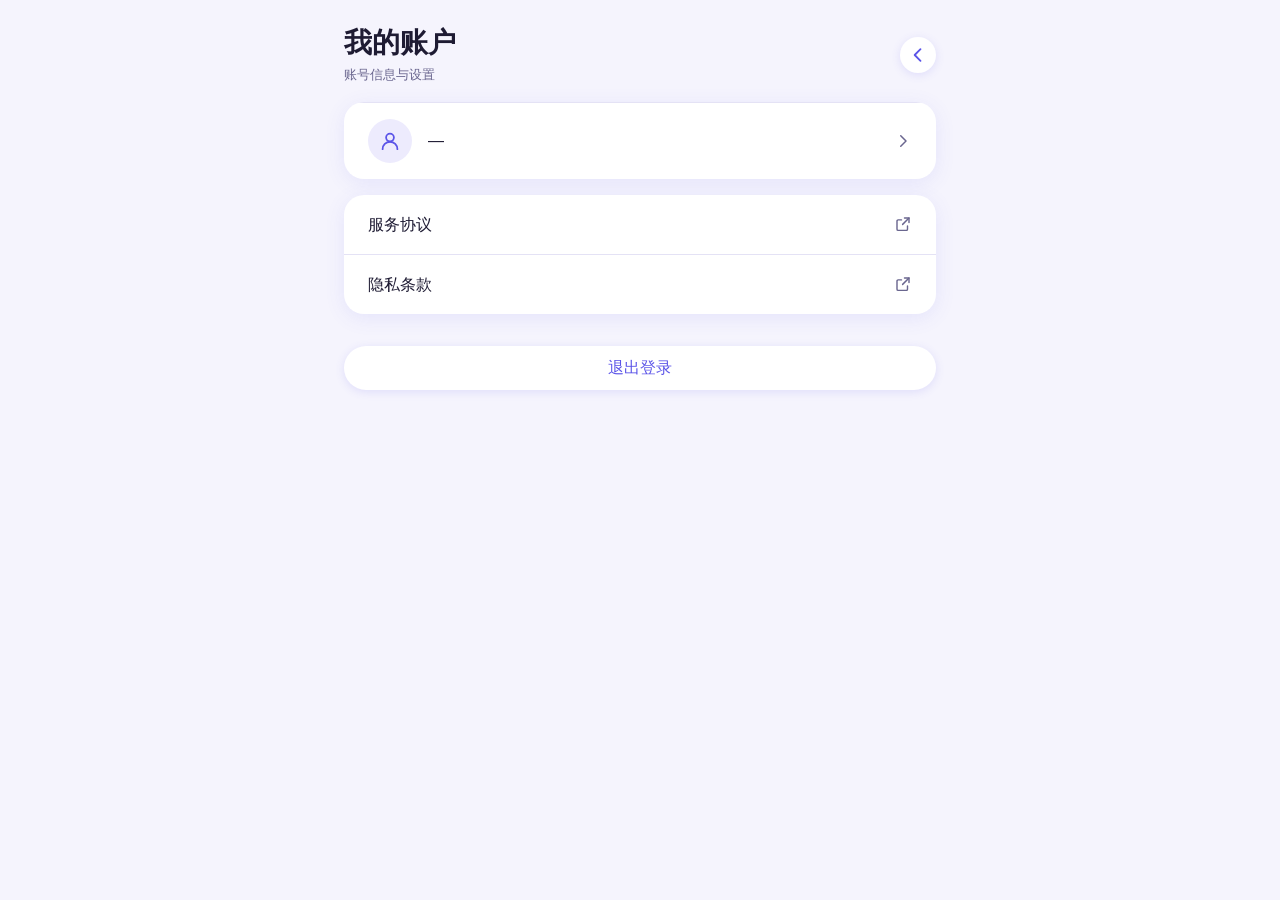
<file: account.html>
<!doctype html>
<html lang="zh-CN">
<head>
<meta charset="utf-8">
<meta name="viewport" content="width=device-width, initial-scale=1, viewport-fit=cover">
<title>我的账户 | 湖北社科数据信息联盟</title>
<link rel="stylesheet" href="./h5v2/tokens.css">
<link rel="stylesheet" href="./h5v2/base.css">
<style>
/* ==========================================================================
   我的账户 —— 二级页（从对话页顶栏头像进入）
   按环境分两套：微信内用微信身份（头像 + 昵称，只读，不能退出）；
   非微信用手机号（可改），并可退出登录。

   两处结构差异（返回钮、身份行、退出钮）都由 .is-wx / 默认态切换 ——
   微信端靠微信 APP 的原生导航返回，页内再放一个返回箭头是重复。
   ========================================================================== */

.acct__head { flex: 1 1 auto; min-width: 0; }
.acct__back { flex: 0 0 auto; color: var(--brand); }

/* 身份行：头像 + 名字/手机号（+ 可选箭头），左右两端对齐。
   账户页的头像保持 --brand-soft —— 与对话页顶栏那枚不同：
   那里是「一左两右三个可点圆钮」中的一员，要与按钮同底色；
   这里是纯展示的身份标识，不承担点击，柔光底更安静。 */
.acct__avatar {
  flex: 0 0 auto;
  width: var(--figure-dock); height: var(--figure-dock);
  border-radius: var(--r-pill);
  background: var(--brand-soft);
  color: var(--brand);
  display: grid; place-items: center;
  overflow: hidden;
}
.acct__avatar svg { width: 24px; height: 24px; }
.acct__avatar img { width: 100%; height: 100%; object-fit: cover; }
.acct__name { flex: 1 1 auto; min-width: 0; font-size: var(--text-base); font-weight: var(--w-mid); }
.acct__value { flex: 1 1 auto; min-width: 0; font-size: var(--text-base);
               font-variant-numeric: tabular-nums; }

/* 两张卡片：身份一张、协议一张，中间留一级间距。
   合成一张时「我是谁」和「条款」挤在同一个白块里，读起来是一件事；
   分开后各自成块，层级一眼就分得开。 */
.acct__card + .acct__card { margin-top: var(--sp-md); }

/* 服务协议：一栏两行，各自可点。用 .row 的骨架，右侧是**外链**图标。
   不复用 .row__chev（右尖括号）—— 那个语义是「进下一级页面」，
   这里是「离开当前页去外部链接」，两个动作的含义不同，图标不该混用。 */
.acct__proto { justify-content: space-between; }

/* 外链图标：方框 + 右上箭头。
   次级灰（--ink-3）而不是品牌色 —— 它只是补充说明「这行会跳出去」，
   不是本页的主动作；与左侧文字同行的 .row__chev 也是这个量级。
   尺寸对齐 .row__chev(18px)，两处箭头在各自的卡片里读起来是一套。 */
.acct__ext {
  flex: 0 0 auto;
  width: 18px; height: 18px;
  color: var(--ink-3);
}

/* 卡片内所有可点行都去掉悬停下划线。
   base.css 给 a:hover 加了 underline，那是给正文链接的；这里是列表行/按钮形态，
   形态本身已经说明可点，加下划线不合体（顶栏「历史」「立即对话」同理，已各自处理）。 */
.acct__card a,
.acct__card a:hover { text-decoration: none; }

/* 退出登录：单独一行大按钮，与上面的卡片留一级间距 */
.acct__logout { margin-top: var(--sp-xl); }

/* ---- 环境切换 ----
   默认（非微信）：显示退出钮，隐藏微信身份行。
   微信端由脚本打 .is-wx：反过来。
   身份行两块内容分开写、各自显隐，而不是改文字 —— 结构不同（一个有箭头）,
   用同一节点改文案会把箭头也留在微信端。
   注意返回钮**不在**这里：它两端都显示（微信里也有可能出现没有原生导航的场景，
   少一个返回出口比多一个更麻烦）。 */
.acct__row-wx { display: none; }
.is-wx .acct__row-wx { display: flex; }
.is-wx .acct__row-phone,
.is-wx .acct__logout { display: none; }
</style>
</head>
<body>

<div class="h5">

  <header class="pagehead">
    <div class="acct__head">
      <h1 class="pagehead__title">我的账户</h1>
      <p class="pagehead__sub">账号信息与设置</p>
    </div>

    <button class="iconbtn iconbtn--sm acct__back" type="button" id="btn-back" aria-label="返回">
      <svg viewBox="0 0 24 24" fill="none" stroke="currentColor" stroke-width="2.2"
           stroke-linecap="round" stroke-linejoin="round" aria-hidden="true">
        <path d="M15 5l-7 7 7 7"/></svg>
    </button>
  </header>

  <main class="h5__main">

    <!-- 卡片一：身份 -->
    <div class="rowlist acct__card">
      <!-- 微信身份：头像 + 昵称，只能看。微信用户不提供退出/注销 ——
           身份由公众号授权给，退出该由微信侧管，页面里放个退出钮反而说不清后果。 -->
      <div class="row acct__row-wx" id="row-wx">
        <span class="acct__avatar">
          <img data-wx-avatar alt="" hidden>
          <svg data-wx-avatar-fallback viewBox="0 0 24 24" fill="none" stroke="currentColor"
               stroke-width="1.8" stroke-linecap="round" stroke-linejoin="round" aria-hidden="true">
            <circle cx="12" cy="8.6" r="3.9"/>
            <path d="M4.6 20.2a7.4 7.4 0 0 1 14.8 0"/></svg>
        </span>
        <span class="acct__name" id="wx-name">微信用户</span>
      </div>

      <!-- 手机号身份：默认头像（不可改）+ 脱敏号码 + 箭头，整行进改号页 -->
      <a class="row acct__row-phone" href="./phone.html?from=account" id="row-phone">
        <span class="acct__avatar">
          <svg viewBox="0 0 24 24" fill="none" stroke="currentColor"
               stroke-width="1.8" stroke-linecap="round" stroke-linejoin="round" aria-hidden="true">
            <circle cx="12" cy="8.6" r="3.9"/>
            <path d="M4.6 20.2a7.4 7.4 0 0 1 14.8 0"/></svg>
        </span>
        <span class="acct__value" id="phone-masked">—</span>
        <svg class="row__chev" viewBox="0 0 24 24" fill="none" stroke="currentColor" stroke-width="2"
             stroke-linecap="round" stroke-linejoin="round" aria-hidden="true">
          <path d="M9 5l7 7-7 7"/></svg>
      </a>

    </div>

    <!-- 卡片二：条款类入口，与身份卡分开成块。
         地址尚未确定，点击先给 toast 占位。 -->
    <div class="rowlist acct__card">
      <a class="row acct__proto" href="#" data-proto="服务协议">
        <span class="acct__name">服务协议</span>
        <svg class="acct__ext" viewBox="0 0 24 24" fill="none" stroke="currentColor"
             stroke-width="1.9" stroke-linecap="round" stroke-linejoin="round" aria-hidden="true">
          <path d="M14 4h6v6"/><path d="M20 4l-8.5 8.5"/>
          <path d="M18 14.5V19a1.5 1.5 0 0 1-1.5 1.5h-11A1.5 1.5 0 0 1 4 19V8a1.5 1.5 0 0 1 1.5-1.5H10"/></svg>
      </a>
      <a class="row acct__proto" href="#" data-proto="隐私条款">
        <span class="acct__name">隐私条款</span>
        <svg class="acct__ext" viewBox="0 0 24 24" fill="none" stroke="currentColor"
             stroke-width="1.9" stroke-linecap="round" stroke-linejoin="round" aria-hidden="true">
          <path d="M14 4h6v6"/><path d="M20 4l-8.5 8.5"/>
          <path d="M18 14.5V19a1.5 1.5 0 0 1-1.5 1.5h-11A1.5 1.5 0 0 1 4 19V8a1.5 1.5 0 0 1 1.5-1.5H10"/></svg>
      </a>
    </div>

    <!-- 仅非微信：微信用户不提供退出。
         用 --ghost（白底 + 品牌字）而不是 --danger 实心红：退出有二次确认兜着，
         不必先把按钮染红吓人；红底留给确认弹层里那个真正执行的按钮。 -->
    <button class="btn btn--ghost btn--block acct__logout acct__row-phone" type="button" id="btn-logout">
      退出登录
    </button>

  </main>
</div>

<!-- 退出二次确认。用贴底的 .sheet —— 这是就地确认，不是要专心填的表单 -->
<dialog class="sheet" id="logout-sheet" aria-labelledby="logout-title">
  <h2 id="logout-title">退出登录？</h2>
  <p>退出后需要重新用手机号登录，才能继续提问。</p>
  <div class="cluster">
    <button class="btn btn--quiet" type="button" id="logout-cancel">取消</button>
    <button class="btn btn--danger" type="button" id="logout-ok">退出</button>
  </div>
</dialog>

<script src="./auth.js"></script>
<script>
(function () {
  'use strict';

  /* ---- 返回：沿用全站约定，读 ?from= 白名单，本页只读不写 ---- */
  var BACK_MAP = {
    chat:    './chat.html',
    index:   './index.html',
    history: './history.html',
    account: './account.html'
  };
  function readFrom() {
    var v = '';
    try { v = (new URLSearchParams(location.search).get('from') || '').trim(); } catch (err) { v = ''; }
    return BACK_MAP[v] ? BACK_MAP[v] : './index.html';
  }
  document.getElementById('btn-back').addEventListener('click', function () {
    location.href = readFrom();
  });

  /* ---- 脱敏手机号：保留前 4 与后 4，中间打星。
     不用固定 4 颗星 —— 那样眼睛没法校验长度，且不同位数的号码看起来一样。 */
  function maskPhone(p) {
    if (!p || p.length < 8) return '—';   /* 位数不够脱不干净，宁可不显示也不泄露全号 */
    return p.slice(0, 4) + new Array(Math.max(1, p.length - 7)).join('*') + p.slice(-4);
  }

  /* ---- 环境分流 ---- */
  var user = Auth.get() || {};
  var isWx = Auth.isWeChat();

  /* 非微信端要求已登录：本页对访客没有可看的内容，未登录就回首页走登录。
     微信端身份由公众号授权给，不受此限（与 Auth.require 同一口径）。 */
  if (!isWx && !user.phone) {
    location.replace('./index.html');
    return;
  }

  if (isWx) {
    document.documentElement.classList.add('is-wx');
    /* 微信身份占位：真实场景取授权返回的昵称与头像 URL。
       演示站拿不到，用默认昵称；头像数据缺失时退回内置图形。 */
    document.getElementById('wx-name').textContent = user.nickname || '微信用户';
    /* 头像 URL 来自 localStorage（可被本机脚本改），只放行 https 与同源相对地址，
       避免指向外部源被当追踪像素或注入 data: 内容。 */
    var av = user.avatar || '';
    var safeAv = /^https:\/\//i.test(av) || /^(\.\.?\/|[\w.-]+\/)/.test(av) ? av : '';
    if (safeAv) {
      var img = document.querySelector('[data-wx-avatar]');
      img.src = safeAv;
      img.hidden = false;
      /* 必须走 setAttribute，不能写 `.hidden = true` ——
         SVGElement 没有 hidden 属性（它在 HTMLElement 上），
         那样写只会挂一个 JS 自定义属性，图形照旧显示，头像与默认图形重叠。
         `hidden` 作为 HTML 属性对 svg 是生效的，配合 base.css 的 [hidden] 规则。 */
      document.querySelector('[data-wx-avatar-fallback]').setAttribute('hidden', '');
    }
  } else {
    document.getElementById('phone-masked').textContent = maskPhone(user.phone);
  }

  /* ---- 服务协议 / 隐私条款：地址待定，先 toast 占位 ---- */
  document.querySelectorAll('[data-proto]').forEach(function (a) {
    a.addEventListener('click', function (e) {
      e.preventDefault();
      Auth.toast(a.getAttribute('data-proto') + '链接待接入');
    });
  });

  /* ---- 退出登录：二次确认 ---- */
  var sheet = document.getElementById('logout-sheet');

  document.getElementById('btn-logout').addEventListener('click', function () {
    if (typeof sheet.showModal === 'function') sheet.showModal();
    else sheet.setAttribute('open', '');
  });

  document.getElementById('logout-cancel').addEventListener('click', function () {
    if (typeof sheet.close === 'function') sheet.close();
    else sheet.removeAttribute('open');
  });

  document.getElementById('logout-ok').addEventListener('click', function () {
    if (typeof sheet.close === 'function') sheet.close();
    else sheet.removeAttribute('open');
    Auth.logout();
    /* 退出后回首页：本页在未登录下没有可看的内容 */
    location.replace('./index.html');
  });
})();
</script>
</body>
</html>
</file>
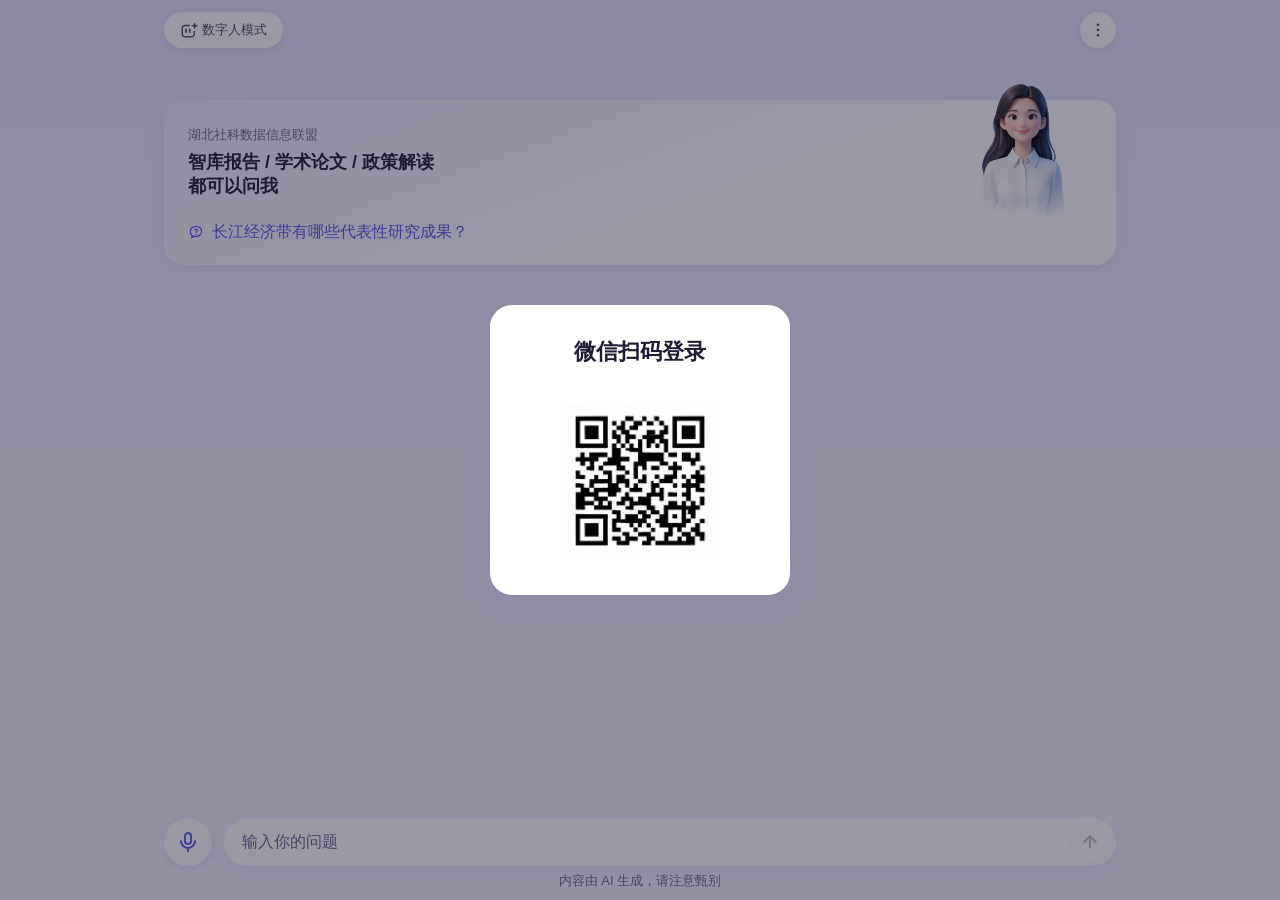
<file: chat.html>
<!doctype html>
<html lang="zh-CN">
<head>
<meta charset="utf-8">
<meta name="viewport" content="width=device-width, initial-scale=1, viewport-fit=cover">
<title>数字人对话 | 湖北社科数据信息联盟</title>
<link rel="stylesheet" href="./h5v2/tokens.css">
<link rel="stylesheet" href="./h5v2/base.css">
<link rel="stylesheet" href="./assets/theme.css">
<script src="./js/settings.js"></script>
<script>Settings.applyTheme();</script>
<style>
/* ==========================================================================
   对话页 · Companion-Chat —— 见 h5v2/DESIGN.md §4.2
   骨架：顶栏（44px 形象小头像 + 会话标题 + 新建 / 历史 / 设置三个动作）
         欢迎卡（仅空对话时）→ 对话流
         底部输入条（两态：键盘 / 录音 —— 见 §5.1）→ AI 标识合规行

   整页滚动 + 顶栏/输入条 sticky，不写死高度（§4.2、§9）。
   首页形象位与对话页形象位是两个东西：这里用 .figure--dock（44px 圆头像）。
   本文件只写结构与页面级变体类，不改 base.css 的组件数值。
   ========================================================================== */

/* 背景与首页一致：同一层 --grad-hero 铺在 body 上（base.css 的 body
   默认是纯色 --canvas）。铺在 body 而不是 .docpage：后者最宽 1000px，
   宽屏下两侧会露出纯底色，与首页那种满屏渐变不一致。 */
body {
  background: var(--grad-hero);
}
/* 顶栏透明，让 --grad-hero 连续通过（不透明底会在顶部切出色带）。
   内容不再从它下面穿过 —— 改成内层滚动，滚动只发生在 .docpage__flow 里，
   顶栏与底栏都是固定不动的外层。见下方 .docpage 的改法。 */
.docpage__bar { background: transparent; }

/* ---- 内层滚动：内容区滚动，顶栏与输入条不动 ----
   原来是「整页滚动 + sticky 顶栏/底栏」，顶栏透明时内容会从它下面划过去，
   字叠字很难看。改成 .docpage 定高 100dvh、只有中间的 flow 可滚：
     · 顶栏、底栏（输入条）永远在原位，不需要任何遮罩或背景色；
     · 滚动条出现在 flow 内部，与页面同高，不会撑出整页滚动。
   用 100dvh 而非 100vh：微信地址栏收放时 vh 会跳变（同 base.css 的取舍）。 */
.docpage {
  height: 100dvh;
  overflow: hidden;
}
.docpage__flow {
  overflow-y: auto;
  /* 内容滚到输入条上方时，底部留一点呼吸；输入条自身有 sticky 底，
     这里不重复加 padding。 */
  overscroll-behavior: contain;   /* 滚到尽头不把整页带着弹（iOS 橡皮筋） */
}

/* 会话标题：按顶栏中轴绝对定位。
   不放在 flex 流里居中 —— 左侧只有头像、右侧有三个动作，两侧不等宽，
   在「剩余空间」里居中会让标题整体偏左（320 下偏了 20px），不是屏幕中轴。
   脱流后由脚本量出两侧控件、取更宽的一侧做对称留白（--title-w），才是真居中。

   宽度必须只由布局决定、与文本长短无关，这是 fitTitle 二分的支点：
   所以这里写死 width，而不是 auto / max-content。
   居中态下 CSS 的 text-overflow 靠不住（省略号画在盒外、开头被无声吃掉），
   真正截几个字交给 fitTitle；这里保留 overflow/text-overflow 只作兜底。 */
.docpage__title {
  position: absolute;
  top: 50%;
  left: 50%;
  transform: translate(-50%, -50%);
  width: var(--title-w, 0);
  font-size: var(--text-md);
  font-weight: var(--w-head);
  text-align: center;
  white-space: nowrap;
  overflow: hidden;
  text-overflow: ellipsis;
}

/* 右侧三个动作都不参与伸缩，宽度各自固定，高度各由组件决定：
   新建钮是 .iconbtn--sm、历史与设置是 .pill，三者都取 --h-pill（36px），天然同高。
   间距直接用 .docpage__bar 的 gap（--sp-sm），不额外加 margin ——
   margin 是叠在 flex gap 之上的，加了反而把顶栏撑松。
   标题脱流后，剩下头像 + 三个动作——用 auto margin 把它们分开：
   头像是第一个、跟着左内边距；三个动作被推到最右。 */
.acct-entry { margin-right: auto; }
.docpage__new,
.docpage__hist,
.docpage__setting { flex: 0 0 auto; }

/* 窄屏标题改回「流内 flex 项」，不再绝对定位居中。
   绝对居中是给宽屏算「两侧对称留白」用的：右侧多了设置钮后，三颗圆钮
   让公式 w = barW − 2×max(left, right) − 2×gap 在 320 宽只剩 16px、
   360 宽 56px，标题等于消失。改成流内后可用宽就是真实剩余空间
   （320→108px、375→163px、414→199px，纯算术），且 CSS 的
   text-overflow: ellipsis 在流内是可靠的（绝对定位居中时不可靠，见顶部注释）。
   同时 measureTitleWidth() 在窄屏直接返回 0，fitTitle 原样放行，
   截断交给 CSS —— 脚本量出来的宽度在这里已经不是布局依据。 */
@media (max-width: 480px) {
  /* auto margin 会先把剩余空间全部吃掉（早于 flex-grow 分配），
     标题就永远拿不到宽度 —— 窄屏必须交还给标题去撑。
     交还之后靠 space-between 兜住另一种情形：未授权时标题是 hidden，
     没有它的话设置钮会紧贴头像。标题可见时 flex:1 已吃满，这条不再生效。 */
  .docpage__bar { justify-content: space-between; }
  .acct-entry { margin-right: 0; }
  .docpage__title {
    position: static;
    transform: none;
    width: auto;
    flex: 1 1 auto;
    min-width: 0;
    text-align: left;   /* 盒中轴不再是屏幕中轴，居中反而显得偏右 */
  }
}

/* 去掉顶栏底部的分隔线。base.css 的 .docpage__bar 带
   border-bottom: 1px solid var(--line)，本页与首页同为「数字人」体系，
   顶栏浮在渐变底上更干净（首页顶栏也没有这条线）。 */
.docpage__bar { border-bottom: 0; }

/* 历史 / 设置都是纯图标圆钮（文字已移除），全宽度都是 36px 正方，
   与左侧「新建对话」同款同尺寸 —— 不再需要按视口切换形态。 */
.pill.docpage__hist,
.pill.docpage__setting {
  width: var(--h-pill);
  height: var(--h-pill);
  padding: 0;
  justify-content: center;
}

/* 顶栏（除头像外的）三颗动作钮统一到首页（index.html）的样式：
   36px 圆钮 / 18px 图标 / --ink-2 次级文字灰。
   原来这三钮各用品牌色（.iconbtn 基类、.acct-entry、本块覆盖），
   与首页顶栏那几颗中性灰钮对不上；同为一页的页头动作，外观该是一套。
   图标走 currentColor，改 color 一处即可。 */
.pill.docpage__hist,
.pill.docpage__setting,
.docpage__new,
.acct-entry { color: var(--ink-2); }
/* 用 .iconbtn.docpage__new 提特异性：base.css 的 `.iconbtn--sm > svg` 是 (0,1,1)，
   单写 `.docpage__new > svg` 也是 (0,1,1)，靠源序取胜不稳。 */
.pill.docpage__hist svg,
.pill.docpage__setting svg,
.iconbtn.docpage__new > svg,
.acct-entry svg { width: 18px; height: 18px; }

/* 文字字号不再覆写：.pill 基类的 --text-xs(13px) 正是首页「切换形象」
   那个胶囊用的字号，删掉原来那条 --text-base 覆盖就自动对齐了。 */

/* 去掉悬停下划线。base.css 给所有 a:hover 加了 underline，那是给正文链接的；
   这里是按钮形态的胶囊，与顶栏「新建」图标钮属于同一组动作，加下划线不合体。
   含 :hover 是为了与 a:hover 特异性持平（0,2,0 vs 0,2,0），靠加载顺序取胜即可
   —— 页面样式表在 base.css 之后引入；再叠一层 :hover 也好写。 */
.pill.docpage__hist,
.pill.docpage__hist:hover,
.pill.docpage__setting,
.pill.docpage__setting:hover { text-decoration: none; }

/* 对话流容器：气泡纵向栈。base.css 有气泡本身，缺一个栈 */
.docpage__flow { gap: var(--sp-md); }

/* 隐藏对话流的滚动条。
   改成内层滚动后，滚动条出现在 .docpage__flow 里，会贴着内容右缘画出一条灰条。
   手机上滚动条本来就不该常显（内容本身已经说明「下面还有」），
   桌面端隐藏后仍可用滚轮/触控板滚动，不影响可用性。
   两套写法都要给：scrollbar-width 是标准属性，::-webkit-scrollbar 是
   WebKit / 微信内核走的那条；只写一套另一套环境仍会画出默认样式。 */
.docpage__flow {
  scrollbar-width: none;          /* Firefox / 新版 Chromium */
}
.docpage__flow::-webkit-scrollbar { display: none; }   /* WebKit / 微信内核 */

/* 欢迎卡的上下留白。
   上边距不是「好看」，是功能性的：卡内形象头顶越出卡片上沿约 20px，
   而卡片离 sticky 顶栏本来只有 flow 的 16px padding-top —— 不让位的话
   头顶会被顶栏盖住。给足一整档 --sp-lg(24px)，把越出的部分连同安全余量
   一起让出来。
   下边距是卡片与对话流的间距（原先是 chips 撑开的，chips 已移除）。 */
.herocard { margin-top: var(--sp-lg); margin-bottom: var(--sp-md); }

/* 标题整体降一档：base.css 用 --text-lg(22px)，本页压到 --text-md(18px)。
   卡里这句是「列举能问什么」，不是页面主标题，22px 抢了提示词的戏。
   **必须写在下面两条媒体查询之前** —— 那两条各自用 clamp 做窄屏自适应，
   写在后面会把它们一起盖掉（同特异性、源序取胜）。 */
.herocard__title { font-size: var(--text-md); }

/* ==========================================================================
   手机段（<768）：形象占卡片高约 70%
   ==========================================================================
   占比是**自指**的：形象越大 → 文字列越窄 → 标题折行越多 → 卡片越高 →
   占比又被拉回去。所以不能按公式解，要按实测的收敛点定（实测见下）。

   「占 70%」的收敛点（形象宽 / 卡片高）：
     视口   形象    标题行数   卡片高
     320    158px      4       220
     375    134px      3       191
     414    140px      3       201
   （320 是实测取的 158px；用 clamp 在 375/414 收敛到 134/140。）

   **与「标题 ≤2 行」互斥。** 2 行时形象上限只到 51%/60%/65%，
   要到 70% 窄屏必然 3~4 行。本页取占比优先 —— 这是用户明确的选择。
   代价：320 下标题 4 行，卡片从 155px 涨到 220px。

   **字号必须同步放大，否则占比不成立。** 字号由「卡片高 / 3.2」反推
   （320→68.7px→21.5px，375→59.7px→18.7px，414→62.8px→19.6px）——
   形象变大而字号不动的话，卡片高度涨得比形象慢，占比永远到不了 70%。
   卡在 §3 的 16px 下限之上，不破规矩。

   注意：量行数要用 Range.getClientRects()，别用 scrollHeight / lineHeight ——
   任何 min-height 都会把 scrollHeight 抬高，行数会被算多（本页踩过一次）。 */
/* ≤375：不显示数字人形象，只留「文字 + 提示词」。
   窄屏本来就被形象挤到标题折 3~4 行、卡片涨到 220px，而形象只占右上一角，
   性价比是负的 —— 直接让位比继续挤更好。 */
@media (max-width: 375px) {
  .herocard__figure { display: none; }
  .herocard__body { padding-right: 0; }
}

/* 文字块压在形象之上：形象是绝对定位、且在 DOM 里排在正文之后，
   两者若因字号放大而擦碰，默认会由形象盖住文字。给文字一个更高层，
   文字永远在上（base.css 里 .herocard__body 已是 position: relative）。 */
.herocard__body { z-index: 1; }

@media (max-width: 767.98px) {
  /* 标题字号：从 530px 往下开始递减，让「把字缩到放得下」先于「折行」发生。
     原先的 clamp 在 414px 就撞到上限 22px 被锁死，而那一段可用宽只有 191px
     —— 字号不动、宽度不够，414~530 只能折 3 行，是整条曲线上唯一的死区。

     系数由实测反推，不是拍脑袋：逐个视口二分出「保持 2 行的最大字号」，
     415px 以上该曲线对可用宽近乎线性（字号 ≈ 0.0734×可用宽 − 0.14），
     再代入可用宽 = 0.916×视口宽 − 185（扣掉左右留白、卡内边距与形象位）
     得到 6.723vw − 13.72px。实测吻合到 0.2px 以内。

     两处硬边界，别再往下压：
     · 上限仍是 --text-lg(22px)：530px 以上本来就有富余，没必要继续放大。
     · 下限 16px 是 §3 的正文下限。曲线在 442px 触底 —— 这就是「2 行」的
       几何下限（16px 下两行至少需要约 311px 可用宽）。442 以下再怎么压都
       放不下 2 行，所以那里不该跟着这条曲线继续缩，见下面 ≤375 的还原规则。
     量行数请继续用 Range.getClientRects()，别用 scrollHeight（见上）。 */
  .herocard__title { font-size: clamp(16px, calc(6.723vw - 13.72px), var(--text-md)); }

  /* 窄屏把左右内边距收到 --sp-md，给「标题 2 行」留出余量：
     原来 320px 下可用宽 160px，而 16px 字号恰好需要 160px ——
     卡在临界点上，亚像素取整就可能溢出成 3 行。 */
  .herocard { padding-inline: var(--sp-md); }
}

/* ≤375 的标题字号还原。
   必须排在上面那条 767.98 媒体查询**之后** —— 两条查询同特异度，
   后写的胜出，放在前面会被 6.723vw 那条静默盖掉（本页踩过一次）。

   为什么不跟新曲线：形象在这个区间已隐藏，标题能吃满整卡宽（375 下有 311px），
   本来 19.5px 就排得下 2 行；新曲线是按「有形象占位」算的，会把它压到 16px —— 白缩。
   旧式 clamp(16px, -4.4px+6.38vw, 22px) 在 320~375 全程都不足 2 行所需，
   即这段范围内它只会给 2 行，沿用旧值等于「面积不变、字号复原」。
   别顺手把它也改成新曲线。 */
@media (max-width: 375px) {
  .herocard__title { font-size: clamp(16px, calc(-4.4px + 6.38vw), var(--text-md)); }
}


/* ==========================================================================
   提示词位（空态欢迎卡内）—— 单行，像广告条那样上下滚动换词
   ==========================================================================
   放在 .herocard__body 里，左对齐、宽度受右形象约束，与上面的标题同一条竖线。

   这里没有用 base.css 的 .chips/.chip：
   那是横排多个可滑的标签，与「一次只露一条、自动轮换」是两种东西。
   也没有用 .marquee 之类：轮换的是**整条**提示词（步进），不是字符流。 */

/* 窗口：只露一行，多出来的裁掉。
   高度由脚本按「一行真实高度」写进来，不在这里定死 —— 微信字体档位放大后
   一行会变高，CSS 里写死就会把字裁掉。 */
.prompts {
  /* 与上方内容的间距由 .herocard 的 gap(--sp-sm) 给，这里只补一点，
     让提示词与标题之间比「标题到说明」略松，形成一层分隔。 */
  margin-top: var(--sp-2xs);
  overflow: hidden;
}

/* 轨道：三档纵排，整体上下平移换档。
   只动 transform（§8）—— 位移 height/margin 会触发布局，是禁止项。 */
.prompts__track {
  display: flex;
  flex-direction: column;
  transition: transform var(--dur-short) var(--ease-out);
}
.prompts[data-no-anim] .prompts__track { transition: none; }

/* 单条：本身是 button（可聚焦、可点、语义正确），样式降到接近文字。
   图标 + 文字两列，纵向居中。
   纵向不设固定高，让大字号档位下自然长高 —— 定死高会在微信大字号下裁字。
   ——但它的行高会被脚本量出来写进 .prompts 的高度，两处要一致。 */
.prompt {
  display: flex;
  align-items: center;
  gap: var(--sp-xs);
  width: 100%;
  padding: var(--sp-2xs) 0;
  text-align: left;
  /* --text-base 16px，与正文同档 —— 提示词是这一屏的「起手式」，
     比标题更需要被读清（标题已降到 18px，两者只差一档）。
     早期用 13px 是因为窄屏被形象压到 195px、16px 会截掉四成；
     现在 ≤375 已隐藏形象、可用宽放开，16px 放得下。 */
  font-size: var(--text-base);
  color: var(--brand);
  /* 当前档之外压色。位置差异由轨道滑动给足，不必再缩小字号 ——
     缩小会让同一段文字在不同档位看起来字号不同，与字号级别固定的规矩相冲。 */
  opacity: .4;
  transition: opacity var(--dur-short) var(--ease-out),
              transform var(--dur-micro) var(--ease-out);
}
/* 320 窄屏：16px 下最长那条提示词（256px）超出可用宽（232px）会被截断，
   回落到 --text-xs(13px) 才放得下。360 以上不触发。
   体系的字号档位是 13/16/18/22/28，没有 14px 这一级 —— 不凭空造一个。 */
@media (max-width: 340px) {
  .prompt { font-size: var(--text-xs); }
}
.prompt[data-active="true"] { opacity: 1; }
.prompt:active { transform: translateY(1px); }

/* 图标：气泡 + 问号，说明「这是一句可以问的话」。
   flex 项默认会压缩，必须 flex:none —— 否则窄屏下图标先被压扁，
   而它正是这条内容里最需要保住的部分。 */
.prompt__ico {
  flex: none;
  width: 16px; height: 16px;
  /* 与文字同色，靠 currentColor 跟着 .prompt 的 color / opacity 走，
     不必另写颜色，也不会在非当前档时与文字深浅不一。 */
  stroke: currentColor;
}

/* 文字：唯一的可伸缩项，截断发生在这里。
   截断必须落在文字上而不是 .prompt 上 —— 否则省略号会盖住图标。 */
.prompt__txt {
  flex: 1 1 auto;
  min-width: 0;
  white-space: nowrap;
  overflow: hidden;
  text-overflow: ellipsis;
}

/* 输入条不再是页面最底部的元素（AI 标识在它下面），
   所以 base.css 里那份 --pad-bottom 成了死间距 —— 它原本负责「别被 iPhone 小黑条
   和 iOS 微信底栏盖住」，那个职责已经转移给下面的 .docpage__aiflag。
   下内边距归零：输入框与标识之间的空隙由 .aiflag 自己的上内边距单独控制，
   两处都给值就会叠成一段说不清来历的空白。 */
.docpage__foot .composer { padding-bottom: 0; }

/* AI 标识坐落在输入条下方、水平居中（.aiflag 自带 text-align:center）。
   文字要落在「输入框 ↔ 页底」之间，所以上下都留出空隙；
   但两段空隙之和必须等于原来的 12px（--sp-sm），否则这个盒子会变高/变矮，
   而它变高就会把上面的输入条顶上去 —— 输入框的位置是要保持不动的。
   因此这里是「把下方的一段挪一部分到上方」，不是加间距：
   --sp-2xs(4) 在上、--sp-xs(8) 在下，和仍是 12，输入框原地不动，文字上移 4px。 */
.docpage__aiflag {
  padding-top: var(--sp-2xs);
  padding-bottom: calc(var(--sp-xs) + var(--safe-bottom));
}

/* ==========================================================================
   顶栏 · 切回数字人模式（带文字的胶囊）
   ==========================================================================
   用 .pill 基类的胶囊形态（白底 + 投影 + 圆角），与首页那颗「对话模式」
   互为镜像：两边都靠文字说明去向。宽度按内容自适应，不再锁死 36px。 */
.acct-entry {
  display: inline-flex;
  align-items: center;
  color: var(--ink-2);
  flex: 0 0 auto;
  white-space: nowrap;
}
/* 胶囊内文字与首页 .pill__label 同档（13px，跟随 .pill 基类的 --text-xs） */
.docpage__mode-txt { font-size: var(--text-xs); }

/* 按钮形态不该有链接下划线。base.css 给 a:hover 加了 underline（给正文链接的），
   这颗钮是 <a>，不写这条悬停时文字会带下划线。
   含 :hover 是为了与 a:hover 特异性持平（0,2,0 vs 0,2,0）。 */
.acct-entry,
.acct-entry:hover { text-decoration: none; }

/* <768：与首页同一阈值 —— 文字收起、按钮退回纯图标圆钮。
   手机上页头要留给标题，带文字的胶囊会把它挤到只剩几个字。 */
@media (max-width: 767.98px) {
  .docpage__mode-txt { display: none; }
  .acct-entry {
    width: var(--h-pill);
    min-width: var(--h-pill);
    height: var(--h-pill);
    padding: 0;
    gap: 0;
    justify-content: center;
    border-radius: var(--r-pill);
  }
}
/* 图标尺寸与顶栏其他钮一致（18px，见顶部统一那条）；这里不再覆写。 */
.acct-entry:active { transform: translateY(1px); }

/* 头像不加任何滤镜。
   深色模式下 base.css 会给形象类图片上 brightness/contrast 提亮，那是给
   数字人插画调的；用户头像是真实照片，被提亮会失真、也认不出本人。
   这里把它按平，将来换成 <img> 真实微信头像时同样受益。 */
.acct-entry,
.acct-entry img,
.acct-entry svg { filter: none; }

/* 头像是「用户」，此前挂的是数字人形象（`头像 = 助手`），语义错了，
   现已换成默认人头图形。相关说明见 markup 处注释。 */

/* 输入框在空态时给一句占位说明，说明可以问什么（§7 文案） */
.composer__field input::placeholder { color: var(--ink-3); }

/* 来源行：文字与播报钮同行，钮贴右端。
   base.css 的 .bubble__src 是 display:block，直接用会把钮挤到下一行 ——
   这里改成 flex，文字占满剩余宽度、钮固定不动。
   用复合选择器而不是单类名覆写：base.css 那条特异性相同且在更前面，
   但真正会赢的是「同特异性下更靠后」的规则 —— 本页样式表在 base.css 之后，
   所以单类名本来也能赢；写全两层是为了让「我在覆写哪条」一眼可查。 */
.bubble--ai .bubble__src {
  display: flex;
  align-items: center;
  justify-content: space-between;
  gap: var(--sp-sm);
}
/* 播报钮在来源行里比 36px 再收一档：它挂在一行 13px 的小字旁边，
   36px 的圆会把这行读成「一个按钮 + 一行附注」。28px 仍够放 20px 图标，
   热区由 .speakbtn::before 撑到 44px，不受影响。 */
.bubble__src .speakbtn {
  width: 28px;
  height: 28px;
}
.bubble__src .speakbtn::before { inset: -8px; }   /* 28 + 8×2 = 44 热区 */
.bubble__src .speakbtn svg { width: 17px; height: 17px; }

/* 深色模式：顶栏动作钮（头像 + 新建 / 历史 / 设置）改用主色。
   浅色下按钮走 --ink-2 中性灰（不抢内容），深色底上灰色发闷、边界不清。
   **标题不在此列** —— 它是正文层级的文字，跟随 --ink（浅色深字 / 深色白字）。
   **必须放在样式块最末**：.acct-entry 的 color 在后面还有一条，
   放前面会被它盖掉（实测「数字人模式」钮仍是灰的）。 */
/* html:not([data-theme="light"]) 是给设置页「强制浅色」用的：用户选了浅色，
   系统却是深色时，这条媒体查询仍会命中，得让选择器自己退出。
   下面那条 html[data-theme="dark"] 覆盖「强制深色 + 系统浅色」。 */
@media (prefers-color-scheme: dark) {
  html:not([data-theme="light"]) .docpage__new,
  html:not([data-theme="light"]) .pill.docpage__hist,
  html:not([data-theme="light"]) .pill.docpage__setting,
  html:not([data-theme="light"]) .acct-entry { color: var(--brand); }
}
html[data-theme="dark"] .docpage__new,
html[data-theme="dark"] .pill.docpage__hist,
html[data-theme="dark"] .pill.docpage__setting,
html[data-theme="dark"] .acct-entry { color: var(--brand); }

/* ==========================================================================
   扫码授权弹窗（与首页同一套形态与素材）
   ==========================================================================
   本页的新建对话 / 历史 / 发送 / 开始录音四个动作都要先有身份，
   未授权时弹这个窗示意「扫码 → 登录」。素材、尺寸、交互与 index.html 一致，
   改其中一处时另一处要跟。
   宽度的特异性见首页同名注释：必须叠 `dialog.modal` 才压得过 base.css。 */
dialog.modal.authq {
  width: 300px;
  max-width: calc(100% - var(--sp-xl) * 2);
}
/* 占位二维码：assets/demo-qr.png，不指向真实链接。点它 = 演示「扫上了」。 */
.authq__qr {
  display: block;
  width: 180px;
  height: 180px;
  margin: var(--sp-lg) auto 0;
  padding: var(--sp-sm);
  background: #FFFFFF;
  border-radius: var(--r-sm);
  cursor: pointer;
}
.authq__qr img { width: 100%; height: 100%; display: block; }
.authq h2 { text-align: center; }
/* 标题只是接初始焦点的落点（见 DOM 注释），不该画出焦点框。
   tabindex=-1 不在 Tab 序列里，抑制它不影响键盘导航。 */
.authq h2:focus,
.authq h2:focus-visible { outline: none; }

/* 深色模式下的反馈条：base.css 的 .toast 用 background:var(--ink)、
   color:var(--ink-on-dark)，而深色主题里两者同为 #ECEBF5 —— 白底白字。
   这里换成 --surface 作底、--ink 作字。 */
@media (prefers-color-scheme: dark) {
  html:not([data-theme="light"]) .toast {
    background: var(--surface);
    color: var(--ink);
    box-shadow: var(--sh-raise), 0 0 0 1px var(--line);
  }
}
html[data-theme="dark"] .toast {
  background: var(--surface);
  color: var(--ink);
  box-shadow: var(--sh-raise), 0 0 0 1px var(--line);
}
</style>
</head>
<body>

<div class="docpage">

  <!-- 顶栏：左端是「切换回数字人对话」钮，取代原 v1.1 的用户头像入口。
       图标是人像 + AI 星芒的组合，表意数字人对话；单用人像会读成「我的账户」
       （那正是这里原来的语义）。
       普通对话模式里没有数字人形象，所以这里不放「切换形象」；
       这个钮就是两种模式之间的唯一切换口。 -->
  <header class="docpage__bar">
    <a class="pill acct-entry" id="btn-account"
       href="./index.html" aria-label="切换回数字人对话模式">
      <!-- 实心图标：fill 跟随按钮 color（currentColor），换主题不用改这里 -->
      <svg viewBox="0 0 1026 1024" fill="currentColor" aria-hidden="true">
        <path d="M548.750222 293.546667h-266.24c-31.004444 0-57.571556 11.150222-79.587555 33.393777-21.959111 22.243556-32.995556 49.152-32.995556 80.611556v331.548444c0 31.516444 11.036444 58.368 32.995556 80.611556 22.016 22.243556 48.583111 33.393778 79.644444 33.393778h378.88c31.118222 0 57.628444-11.150222 79.644445-33.393778 22.016-22.186667 32.995556-49.095111 32.995555-80.611556v-165.774222h81.92v165.774222c0 54.385778-19.000889 100.807111-57.002667 139.207112a186.311111 186.311111 0 0 1-137.557333 57.685333h-378.88c-53.703111 0-99.555556-19.228444-137.557333-57.628445a190.748444 190.748444 0 0 1-57.002667-139.264V407.552c0-54.385778 19.000889-100.750222 57.002667-139.207111 38.001778-38.456889 83.854222-57.685333 137.557333-57.685333h266.24V293.546667z"/>
        <path d="M649.272889 265.216a10.012444 10.012444 0 0 0 0 18.887111l128.512 47.502222 47.502222 128.568889a10.012444 10.012444 0 0 0 18.773333 0l47.559112-128.568889 128.455111-47.502222a10.069333 10.069333 0 0 0 0-18.887111l-128.455111-47.502222-47.559112-128.512a10.069333 10.069333 0 0 0-18.773333 0l-47.559111 128.568889-128.455111 47.445333z"/>
        <path d="M301.340444 472.007111a48.924444 48.924444 0 0 1 13.596445-33.962667 45.511111 45.511111 0 0 1 32.768-14.051555 45.511111 45.511111 0 0 1 32.768 14.051555 48.924444 48.924444 0 0 1 13.539555 33.962667v159.971556a48.924444 48.924444 0 0 1-13.539555 33.962666 45.511111 45.511111 0 0 1-32.768 14.051556 45.511111 45.511111 0 0 1-32.768-14.051556 48.924444 48.924444 0 0 1-13.653333-33.962666V472.007111z m205.937778 0a48.924444 48.924444 0 0 1 13.653334-33.962667 45.511111 45.511111 0 0 1 32.711111-14.051555 45.511111 45.511111 0 0 1 32.768 14.051555 48.924444 48.924444 0 0 1 13.596444 33.962667v159.971556a48.867556 48.867556 0 0 1-13.596444 33.962666 45.511111 45.511111 0 0 1-32.768 14.051556 45.511111 45.511111 0 0 1-32.768-14.051556 48.924444 48.924444 0 0 1-13.539556-33.962666V472.007111z"/>
      </svg>
      <span class="docpage__mode-txt" aria-hidden="true">数字人模式</span>
    </a>
    <!-- 会话标题同样只在已授权时出现：未授权时顶栏只剩「数字人模式」与设置，
         首帧靠 hidden 撑住，不闪。 -->
    <h1 class="docpage__title" id="conv-title" hidden>新对话</h1>

    <!-- 先清空会话再跳，否则在已有会话里点它等于原地不动
         （标题由首条提问决定，跳回同一 URL 还是那条会话）。
         留 href 兜底：脚本没跑起来时它仍是一个可用的「回对话页」链接。
         两个动作只在已授权时出现（会话与历史都属于账号数据），
         未授权由脚本加 hidden —— 初始写 hidden 让首帧就不闪。 -->
    <a class="iconbtn iconbtn--sm docpage__new" href="./chat.html" id="btn-new"
       aria-label="新建对话" hidden>
      <svg viewBox="0 0 24 24" fill="none" stroke="currentColor" stroke-width="1.9"
           stroke-linecap="round" stroke-linejoin="round" aria-hidden="true">
        <path d="M12 5v14M5 12h14"/></svg>
    </a>

    <!-- from=chat 让历史页知道该返回到哪（见 history.html 的 readFrom） -->
    <a class="pill docpage__hist" href="./history.html?from=chat" aria-label="历史对话" hidden>
      <svg viewBox="0 0 24 24" fill="none" stroke="currentColor" stroke-width="2"
           stroke-linecap="round" stroke-linejoin="round" aria-hidden="true">
        <path d="M3 12a9 9 0 1 0 3-6.7L3 8"/><path d="M3 4v4h4"/>
        <path d="M12 8v4.5l3 1.8"/></svg>
    </a>

    <!-- 设置入口：竖排三点，纯图标圆钮（与首页那颗同款）。
         由 .docpage__bar 的 flex 排布，自然落在最右。 -->
    <a class="pill docpage__setting" id="btn-setting"
       href="./setting.html?from=chat" aria-label="设置">
      <svg viewBox="0 0 24 24" fill="currentColor" aria-hidden="true">
        <circle cx="12" cy="5" r="1.8"/><circle cx="12" cy="12" r="1.8"/><circle cx="12" cy="19" r="1.8"/>
      </svg>
    </a>
  </header>

  <main class="docpage__flow" id="flow">

    <!-- 空对话：用一张卡把「我是谁、能做什么、从哪开始」一次说清。
         一旦有了第一条消息，这张卡让位给对话流（§4.2）。
         「从哪开始」原来是一个「开始提问」按钮，现在换成提示词位 ——
         按钮只说了「可以问」，提示词直接给出「可以问什么」，还省掉一次点击。 -->
    <section class="herocard" id="welcome" aria-labelledby="welcome-title">
      <div class="herocard__body">
        <p class="herocard__hi">湖北社科数据信息联盟</p>
        <!-- 主语与谓语分行。用 <br> 而不是把宽度写死 —— 标签是两段固定文案，
             分行是内容结构而非断行结果，写死 width 会在字号档位变化时错位。 -->
        <h2 class="herocard__title" id="welcome-title">
          智库报告 / 学术论文 / 政策解读<br>都可以问我
        </h2>

      </div>
      <div class="herocard__figure">
        <img class="figure__img" data-avatar-img src="./h5v2/assets/avatars/avatar-01.png"
             alt="数字人形象" width="120" height="120" loading="lazy" decoding="async">
      </div>

      <!-- 提示词位：单行、上下滚动换词，内容是脚本填的（PROMPTS）。
           用 .herocard__wide 占满整卡宽度 —— 挤在 __body 里会被右侧形象
           分走一半宽（375 视口下只剩 163px），一条完整的提示词放不下。 -->
      <div class="herocard__wide prompts" id="prompts" role="group" aria-label="试试这样问">
        <div class="prompts__track" id="prompt-track"></div>
      </div>
    </section>

    <!-- 对话流：有消息后由脚本填充 -->
    <div class="stack" id="thread"></div>

  </main>

  <!-- 底部：输入条 + AI 标识（合规必现）。
       sticky 吸底，输入框聚焦时自动滚到键盘之上（base.css 的 scroll-margin-block）。 -->
  <footer class="docpage__foot">

    <!-- 输入条（DESIGN.md §5.1）：左钮切模式，右侧随模式换形态。
         键盘态 = 输入框 + 发送钮；录音态 = 录音按钮。
         原先只靠 enterkeyhint="send" 用系统键盘发送、不设发送钮；
         发送钮补上后，生成中还能原地变成「停止」—— 系统键盘给不了这个能力。
         回车 / 系统「发送」键仍然照常提交，两条路不冲突。 -->
    <div class="composer" id="composer" data-mode="keyboard">
      <!-- 左：模式切换。图标表「当前模式」，动作由 aria-label 说明 -->
      <button class="iconbtn composer__mode" type="button" id="btn-mode" data-mode-toggle>
        <svg class="i-keyboard" viewBox="0 0 24 24" fill="none" stroke="currentColor" stroke-width="1.9"
             stroke-linecap="round" stroke-linejoin="round" aria-hidden="true">
          <rect x="2.5" y="5.5" width="19" height="13" rx="2.6"/>
          <path d="M7 10h.01M11 10h.01M15 10h.01M7 14h10"/></svg>
        <svg class="i-voice" viewBox="0 0 24 24" fill="none" stroke="currentColor" stroke-width="1.9"
             stroke-linecap="round" aria-hidden="true">
          <rect x="9" y="3" width="6" height="11" rx="3"/><path d="M5 11a7 7 0 0 0 14 0M12 18v3"/></svg>
      </button>

      <!-- 右 · 键盘态。发送钮放在输入框**内部**最右（不是外面并排）——
           读作「这条输入的操作」，与左侧模式钮那个独立方块不是一类东西。
           三态见 base.css 的 .composer__send：无 data-send = 置灰箭头不可点；
           ready = 点亮；stop = 实心方块可停止。初始 disabled，由脚本切换。 -->
      <div class="composer__field">
        <label class="sr-only" for="composer-input">输入你的问题</label>
        <input id="composer-input" type="text" inputmode="search" enterkeyhint="send"
               autocomplete="off" placeholder="输入你的问题">
        <button class="iconbtn composer__send" type="button" id="btn-send" disabled
                aria-label="发送">
          <svg class="i-arrow" viewBox="0 0 24 24" fill="none" stroke="currentColor"
               stroke-width="2.2" stroke-linecap="round" stroke-linejoin="round" aria-hidden="true">
            <path d="M12 19V5M5 12l7-7 7 7"/></svg>
          <svg class="i-stop" viewBox="0 0 24 24" aria-hidden="true">
            <rect x="4" y="4" width="16" height="16" rx="2.4" fill="currentColor"/></svg>
        </button>
      </div>

      <!-- 右 · 录音态 -->
      <button class="composer__rec" type="button" id="btn-rec" data-rec="off" data-rec-btn
              aria-pressed="false">点击开始录音</button>
    </div>

    <!-- AI 标识（合规必现，§4.2 / §5）。放在输入条下方而不是上方：
         它是输入区的注脚（「你输入的内容会怎样被回答」），贴着输入条更好读；
         夹在对话流与输入条之间会把它读成对话流的一部分。
         base.css 的 .aiflag 已是 text-align:center，这里只需补下安全区的呼吸。 -->
    <p class="aiflag docpage__aiflag">内容由 AI 生成，请注意甄别</p>
  </footer>

</div>

<!-- 反馈条：与首页同一个组件、同一套位置（base.css 的 .toast 已统一走顶部）。
     本页原先没有 toast，登录成功等「结果不可见」的提示需要它。 -->
<div class="toast" id="toast" role="status" aria-live="polite" hidden></div>

<!-- 扫码授权弹窗。真机微信里是跳授权页，演示站没有 AppID，
     所以用首页同款占位二维码把「扫码 → 登录」这一步演出来。
     点码 = 已扫码；Esc / 点遮罩 = 放弃，动作原样保留、不执行。 -->
<dialog class="modal authq" id="auth-sheet" aria-labelledby="auth-sheet-title">
  <!-- tabindex=-1 + autofocus：showModal 默认把焦点给第一个可聚焦元素（那颗二维码
       按钮），会画出一圈焦点框，看着像「二维码已被选中」。让焦点落在标题上，
       读屏仍能播报弹窗标题（同首页协议窗的口径）。 -->
  <h2 id="auth-sheet-title" tabindex="-1" autofocus>微信扫码登录</h2>
  <button class="authq__qr" type="button" aria-label="演示：已扫码，点击登录">
    <img src="./assets/demo-qr.png" alt="" width="320" height="320" loading="lazy" decoding="async">
  </button>
</dialog>

<script src="./js/auth.js"></script>
<script>
(function () {
  'use strict';

  /* ======================================================================
     对话页 · 空态优先
     本轮只做「新建对话的空状态」：欢迎卡 + 输入条。
     但两个入口（首页键盘钮、录音转写弹窗的发送）都会带 ?q= 过来，
     所以也把「有 q 时作为首条消息发出去」这条路径做通，
     否则用户确认过的文字会被丢掉。

     真实模型调用不在本轮范围：AI 回答是演示数据，
     走 .bubble--typing 短暂态再出答案，把「生成中」这一态也演示出来。
     ====================================================================== */

  /* 回答正文与「念出来的文本」分开：
     正文是 HTML（含来源行与播报钮），TTS 只该念纯文字，
     否则会把「来源：社科专家成果库」连同标点一起读进语音里。
     两者放一起维护，避免改了一处忘了另一处。 */
  var DEMO_ANSWER_TEXT = '已按「智库报告 / 学术论文 / 政策解读」分类梳理，共 47 条。';
  var DEMO_ANSWER_SRC = '来源：社科专家成果库';

  /* 播报钮：两态圆钮，图标表「按下去会得到什么」——
     默认喇叭（点了开始播），播报中换停止方块（点了停下），与输入条发送钮同一套语义。 */
  var SPEAK_ICO_PLAY =
    '<svg class="i-play" viewBox="0 0 24 24" fill="none" stroke="currentColor" stroke-width="1.9"'
    + ' stroke-linecap="round" stroke-linejoin="round" aria-hidden="true">'
    + '<path d="M11 5.5 6.5 9.5H3.5v5h3L11 18.5z"/><path d="M15.5 9.2a4 4 0 0 1 0 5.6"/>'
    + '<path d="M18.2 6.5a7.6 7.6 0 0 1 0 11"/></svg>';

  var TYPING_MS = 900;   /* 演示：生成中耗时 */

  var flow = document.getElementById('flow');
  var thread = document.getElementById('thread');
  var welcome = document.getElementById('welcome');
  var title = document.getElementById('conv-title');
  var input = document.getElementById('composer-input');
  var composer = document.getElementById('composer');
  var modeBtn = document.getElementById('btn-mode');
  var recBtn = document.getElementById('btn-rec');
  var sendBtn = document.getElementById('btn-send');

  /* ----------------------------------------------------------------------
     数字人形象与首页保持同一个人
     首页「切换形象」把序号写进 localStorage 的 skl.avatar，
     这里读回来替换**欢迎卡**里的形象。
     顶栏那个圆头像不在此列 —— 那是用户头像，与数字人无关（见顶栏注释）。
     键名与下标顺序必须与首页 AVATARS 一致，改一边就要改另一边。
     ---------------------------------------------------------------------- */
  var AVATAR_KEY = 'skl.avatar';
  /* 下标 0 是默认形象 —— 女性。顺序必须与首页 index.html 的 AVATARS 逐位一致：
     首页把序号写进 localStorage，这里按同一个序号读回来。 */
  var AVATAR_SRC = [
    './h5v2/assets/avatars/avatar-01.png',   /* 0 · 女性，白衬衫（默认） */
    './h5v2/assets/avatars/avatar-02.png'    /* 1 · 男性，蓝衬衫 */
  ];

  (function applySharedAvatar() {
    var i;
    try {
      i = parseInt(localStorage.getItem(AVATAR_KEY), 10);
    } catch (err) { i = 0; }
    if (!(i >= 0 && i < AVATAR_SRC.length)) i = 0;
    document.querySelectorAll('[data-avatar-img]').forEach(function (el) {
      el.src = AVATAR_SRC[i];
    });
  })();

  /* ----------------------------------------------------------------------
     提示词位 —— 单行窗口，逐条滑出 / 滑入，像广告条那样上下翻
     ----------------------------------------------------------------------
     为什么不是「摊开三条」：这是在给用户递第一句话，一次只给一条，
     看完一条心里就有个起手式；同时摊开三条反而要先挑，又变成选择题。

     做法是最朴素的那种：窗口只露一行；每 N 秒把**当前那条往上滑出去**，
     动画结束后移除它，同时**把下一条从下方滑进来**。轨道里始终只有两条，
     不用拼接长轨、不用算环形下标、也不用担心接缝（那些方案的复杂度
     在只有三条文案时完全不值）。

     接真实推荐接口时替换 PROMPTS 一处即可，轮播逻辑不动。
     ---------------------------------------------------------------------- */
  /* 文案长度受这一栏的窄宽度约束（375 视口下约 195px），别再写长 ——
     超出的部分会被省略号吃掉，而提示词被截断就失去了意义。 */
  var PROMPTS = [
    '长江经济带有哪些代表性研究成果？',
    '湖北有哪些重点社科智库？',
    '近五年湖北社科基金立项情况怎么样？'
  ];
  var PROMPT_MS = 3600;

  var promptsWrap = document.getElementById('prompts');
  var promptTrack = document.getElementById('prompt-track');
  var promptIdx = 0;
  var promptTimer = null;

  function buildPrompts() {
    if (!promptsWrap || !promptTrack || !PROMPTS.length) return;

    /* 顺序不能反：必须先插进 DOM 再量高度。
       游离元素的 offsetHeight 只算得上 padding，量出来是个 8px 的假高度，
       窗口就会被压成一条线。 */
    promptTrack.appendChild(makePrompt(PROMPTS[0], true));
    syncPromptHeight();

    /* 只在空态轮播。首条消息进来时欢迎卡整体移除，enterConversation 会清定时器。 */
    if (window.matchMedia('(prefers-reduced-motion: reduce)').matches) {
      /* 降低动态偏好：不自动翻，但那条仍然可点，用户照样能拿到一个起手式 */
      return;
    }
    promptTimer = setInterval(advancePrompt, PROMPT_MS);
  }

  /* 气泡 + 问号：说明「这是一句可以问的话」。
     不是装饰性图形 —— 它承载「这条是可提问的」这个信息（§11 禁止无意义图形）。
     aria-hidden：右侧文字本身就是完整的问题，读屏不需要再听一个图标。 */
  var PROMPT_ICO =
    '<svg class="prompt__ico" viewBox="0 0 24 24" fill="none" stroke-width="1.9" ' +
    'stroke-linecap="round" stroke-linejoin="round" aria-hidden="true">' +
    /* 气泡：左右对称的圆角体 + 左下角小尾巴 */
    '<path d="M20.5 11c0 4.2-3.8 7.6-8.5 7.6-.9 0-1.8-.1-2.6-.4L5.5 20.5l.6-3.2C4.7 16.1 3.5 13.7 3.5 11 3.5 6.8 7.3 3.4 12 3.4s8.5 3.4 8.5 7.6Z"/>' +
    /* 问号 */
    '<path d="M10.3 9.2a1.9 1.9 0 0 1 3.7.5c0 1.2-1.8 1.5-1.8 2.7"/>' +
    '<path d="M12.2 15.2h.01"/></svg>';

  function makePrompt(text, active) {
    var b = document.createElement('button');
    b.type = 'button';
    b.className = 'prompt';
    if (active) b.setAttribute('data-active', 'true');

    /* 图标与文字分两个节点：截断要落在文字上，否则省略号会盖住图标。
       文字用 textContent 落字、不拼进 innerHTML —— 提示词将来可能来自接口。 */
    b.innerHTML = PROMPT_ICO;
    var txt = document.createElement('span');
    txt.className = 'prompt__txt';
    txt.textContent = text;
    b.appendChild(txt);

    /* 提示词写全，读屏直接念出「要问什么」，不需要「第 N 条」这类补语 */
    b.addEventListener('click', function () { pickPrompt(text); });
    return b;
  }

  /* 窗口高 = 一条的真实高度。量出来而不是在 CSS 里写死：
     微信字体档位放大后一行会变高，写死会把字裁掉。
     调用前那条必须在 DOM 里，否则量到的是假的。 */
  function syncPromptHeight() {
    var first = promptTrack.querySelector('.prompt');
    if (!first) return;
    var h = first.offsetHeight;
    promptTrack.style.height = h + 'px';
    promptsWrap.style.height = h + 'px';
    return h;
  }

  /* 一次换档 = 旧的上滑走 + 新的从下滑来，两者同时进行。
     方向恒定向下翻（内容往上走），不做来回 —— 反弹会让人以为界面在抖。 */
  function advancePrompt() {
    var cur = promptTrack.querySelector('.prompt[data-active="true"]') ||
              promptTrack.firstElementChild;
    if (!cur) return;

    promptIdx = (promptIdx + 1) % PROMPTS.length;
    var next = makePrompt(PROMPTS[promptIdx], false);

    /* 入场位：先落在窗口下方，再过渡到 0 */
    next.style.transition = 'none';
    next.style.transform = 'translateY(100%)';
    promptTrack.appendChild(next);
    void next.offsetHeight;                    /* 强制回流，让起始位置生效 */

    next.style.transition = '';
    next.style.transform = 'translateY(0)';
    cur.style.transform = 'translateY(-100%)';
    cur.removeAttribute('data-active');
    next.setAttribute('data-active', 'true');

    /* 动画走完再清场，把轨道恢复成「只有一条」的干净状态 */
    setTimeout(function () {
      if (cur.parentNode) cur.parentNode.removeChild(cur);
      next.style.transform = '';
    }, 260);                                   /* 略大于 --dur-short(220ms) */
  }

  /* 点提示词：只填入输入框，不直接发送 —— 用户常常想改一两个字再问。
     发出去就收不回来了，填进去还能改。光标给到末尾，接着打字即可。 */
  function pickPrompt(text) {
    /* 语音分支一并收干净：在途 recTimer 迟到（约 1.2s 后）会把刚填入的
       提示词覆盖成识别文案（#30）。 */
    if (recTimer) { clearTimeout(recTimer); recTimer = null; }
    rec = 'off';
    if (mode !== 'keyboard') { mode = 'keyboard'; renderComposer(); }
    input.value = text;
    /* 脚本赋值**不触发** input 事件，发送钮的可用态就同步不过去 ——
       点完提示词按钮还是灰的。这里手动刷一次（发送钮的唯一判据在 renderSend）。 */
    renderSend();
    input.focus();
    input.setSelectionRange(text.length, text.length);
  }

  function el(tag, cls, html) {
    var n = document.createElement(tag);
    if (cls) n.className = cls;
    if (html != null) n.innerHTML = html;
    return n;
  }

  function scrollToEnd() {
    /* 新消息进来后滚到底。用最后一屏高度对齐，避免顶栏被顶出视线 */
    var last = thread.lastElementChild;
    if (last) last.scrollIntoView({ block: 'end', behavior: 'smooth' });
  }

  /* 首条消息落地后，欢迎卡让位给对话流（§4.2）。
     轮播定时器必须在这里停掉：卡片一移除，那三个 button 就成了游离节点，
     定时器还在跑就是纯粹的浪费（而且会一直持着它们的引用不放）。 */
  function enterConversation() {
    if (promptTimer) { clearInterval(promptTimer); promptTimer = null; }
    if (welcome) { welcome.remove(); welcome = null; }
    flow.setAttribute('aria-label', '对话内容');
    /* 「新建对话」到这一刻才有意义 —— 空对话里点它等于原地刷新 */
    renderTopActions();
  }

  /* 顶栏标题：先按中轴算可用宽度，再按宽度截断补省略号。
     两件事都必须在同一个函数里、按固定顺序做 ——
     宽度变了要重新截，截出来的字变了宽度不该跟着变（否则互相触发）。
     宽屏下 .docpage__title 写死了 width，所以「量宽度」不会因为换文本而失效。

     可用宽度取两侧更宽的一侧做对称留白：
     长的那侧决定中轴到该侧控件有多远，另一侧照抄这个距离，标题才是真居中。

     ≤480 走另一条路：标题在流内、宽度由 flex 决定（详见样式块里的同名
     媒体查询），这里直接返回 0 —— fitTitle 拿 0 会原样返回文本，
     截断交给 CSS 的 text-overflow。 */
  var barEl = document.querySelector('.docpage__bar');
  var acctEl = document.getElementById('btn-account');
  /* 右侧量的是这一组里**最左边那颗可见钮**的左沿 —— 量到它就等于把整组
     宽度一起算进去了。
     不能写死「新建」：空对话时它是 hidden，getBoundingClientRect 全为 0，
     算出的右侧占位会变成整个视口宽，标题盒被压到 0 直接消失（实测回归）。 */
  var rightEls = [
    document.getElementById('btn-new'),
    document.querySelector('.docpage__hist'),
    document.getElementById('btn-setting')
  ];

  function measureTitleWidth() {
    /* 未授权时标题与右侧两颗钮都是 hidden，量出来的 rect 全是 0，
       会算出一个负数宽度。直接返回 0，交给 fitTitle 原样放行。 */
    if (title.hidden) {
      document.documentElement.style.removeProperty('--title-w');
      return 0;
    }
    /* ≤480 时标题在流内、宽度由 flex 决定，这里返回 0 让 fitTitle 原样放行，
       截断交给 CSS 的 text-overflow（流内可靠）。用 matchMedia 而不是量
       getBoundingClientRect，是因为脚本要拿它当「要不要截」的判据，
       而 --title-w 在窄屏已经被 width:auto 忽略，量了也没人用。 */
    if (window.matchMedia && matchMedia('(max-width: 480px)').matches) {
      document.documentElement.style.removeProperty('--title-w');
      return 0;
    }
    var barR = barEl.getBoundingClientRect();
    var cs = getComputedStyle(barEl);
    /* 右侧取最左那颗「可见」钮的左沿；全隐藏时按 0 处理。
       offsetParent 为 null 的隐藏元素 rect 全是 0，不能直接取最小值。 */
    var rightEdge = barR.right;
    for (var i = 0; i < rightEls.length; i++) {
      if (!rightEls[i].hidden) {
        rightEdge = Math.min(rightEdge, rightEls[i].getBoundingClientRect().left);
      }
    }
    /* 两侧的「占位宽度」= 控件外沿到顶栏外沿的距离（含 padding 与 gap） */
    var left = acctEl.getBoundingClientRect().right - barR.left;
    var right = barR.right - rightEdge;
    var gap = parseFloat(cs.gap) || 0;
    /* 与标题至少隔一个 gap，否则字会贴上按钮 */
    var w = barR.width - 2 * Math.max(left, right) - 2 * gap;
    w = Math.max(0, Math.floor(w));
    /* 宽度写在 :root 上而不是 title.style.width：
       CSS 变量便于将来按视口再调，也让规则留在样式里。 */
    document.documentElement.style.setProperty('--title-w', w + 'px');
    return w;
  }

  function fitTitle(text) {
    var avail = measureTitleWidth();
    if (avail <= 0) return text;

    var canvas = fitTitle.canvas || (fitTitle.canvas = document.createElement('canvas'));
    var ctx = canvas.getContext('2d');
    var cs = getComputedStyle(title);
    ctx.font = cs.fontWeight + ' ' + cs.fontSize + ' ' + cs.fontFamily;

    var ELL = '…';
    var w = function (s) { return ctx.measureText(s).width; };
    if (w(text) <= avail) return text;

    /* 二分而不是「总宽 ÷ 单字宽」：中英数混排时字符宽度不等。
       量的是 shape 推进宽，实际渲染还有取整误差，留 1px 余量。 */
    var lo = 0, hi = text.length;
    while (lo < hi) {
      var mid = (lo + hi + 1) >> 1;
      if (w(text.slice(0, mid) + ELL) <= avail - 1) lo = mid; else hi = mid - 1;
    }
    /* lo 为 0：连一个字加省略号都放不下（极窄屏），
       宁可让 CSS 去裁，也不要交出一个光秃秃的「…」。 */
    return lo > 0 ? text.slice(0, lo) + ELL : text;
  }

  function addUser(text) {
    thread.appendChild(el('p', 'bubble bubble--user', ''));
    thread.lastElementChild.textContent = text;
    /* 会话标题取首条提问 —— 与历史列表口径一致，长度交给宽度决定 */
    titleSrc = text;
    title.textContent = fitTitle(text);
  }

  /* ----------------------------------------------------------------------
     播报
     单一在播的回复 + 一处卡片，两边的按钮是同一份状态的两个视图。
     · 播报文本按回复存（bubble 的 dataset），点某条的钮就播某条；
     · 「停止后能重播」——stopSpeaking 只收状态，不清文本，所以再点即重播；
     · 「不打断」——发下一条消息不碰播放中的这条；旧播报自然念完转默认态。
     ---------------------------------------------------------------------- */
  var speaking = false;      /* 是否有播报在进行 */
  var speakingBubble = null; /* 正在播的那条 AI 气泡 */
  var speakTimer = null;     /* TTS 不可用时的兜底计时（按文字长度估时长） */
  var currentUtter = null;   /* 当前 utterance：被 cancel 的旧条不准再收状态（见 #32） */

  /* 播报模拟时长：按字数估，中文约每字 0.22s，两端各留一点起停余量。
     仅在没有 speechSynthesis 时用（见 speak()）。 */
  function estimateMs(text) { return Math.max(1200, text.length * 220); }

  /* 播报态的**唯一**渲染出口：只有回复行里那枚钮随状态切。
     回复动态生成，所以每次全量刷新 —— 避免某条漏复位留下一个
     「按了没反应」的假播报态。 */
  function renderSpeak() {
    thread.querySelectorAll('.speakbtn[data-speak]').forEach(function (b) {
      var on = speaking && b.closest('.bubble--ai') === speakingBubble;
      b.toggleAttribute('data-speaking', on);
      b.setAttribute('aria-label', on ? '停止播报' : '播报本条回复');
    });
  }

  /* 开始播报某条 AI 气泡。text 为该条的纯文字（不含来源），由调用方给。 */
  function startSpeaking(bubble, text) {
    stopSpeaking();          /* 先收干净上一次，避免两套动效叠着 */
    speaking = true;
    speakingBubble = bubble;
    renderSpeak();

    if (speakTimer) { clearTimeout(speakTimer); speakTimer = null; }

    /* 真实 TTS：能用就用。微信内置浏览器对 speechSynthesis 支持不稳定，
       所以永远同时挂一个兜底计时器 —— 有 TTS 时它到点只是收状态
       （onend 会先一步清掉它），没 TTS 时它就是唯一的时间来源。
       两条路都收敛到 stopSpeaking，不留分叉。 */
    var tts = window.speechSynthesis;
    if (tts && typeof SpeechSynthesisUtterance === 'function') {
      try {
        tts.cancel();
        var u = new SpeechSynthesisUtterance(text);
        u.lang = 'zh-CN';
        /* cancel() 的旧条仍会触发 onend/onerror；只有当前条允许收状态，
           否则旧条会把刚开始的新播报误停（#32）。 */
        u.onend = function () { if (u === currentUtter) stopSpeaking(); };
        u.onerror = function () { if (u === currentUtter) stopSpeaking(); };
        currentUtter = u;
        tts.speak(u);
      } catch (e) { /* 落到下面的兜底计时器 */ }
    }

    speakTimer = setTimeout(stopSpeaking, estimateMs(text) + 400);
  }

  function stopSpeaking() {
    currentUtter = null;
    if (speakTimer) { clearTimeout(speakTimer); speakTimer = null; }
    if (window.speechSynthesis) {
      try { window.speechSynthesis.cancel(); } catch (e) {}
    }
    /* 已经不在播就只做一次收尾，避免重复调用时把状态又翻一遍 */
    if (!speaking) return;
    speaking = false;
    speakingBubble = null;
    renderSpeak();
  }

  function toggleSpeaking(bubble, text) {
    if (speaking && speakingBubble === bubble) stopSpeaking();
    else startSpeaking(bubble, text);
  }

  /* 生成中的定时器要能被「停止」清掉，所以留在外面（原先是匿名 setTimeout） */
  var aiTimer = null;

  /* AI 气泡的正文与来源行：正文/来源用 textContent 落字（#33），
     将来回答来自服务端也不会变成 XSS 汇聚点；只有固定图标走 innerHTML。
     来源行里塞一个按钮，所以 .bubble__src 在本页被改成 flex（见页内样式）。 */
  function fillAiBubble(bubble) {
    var text = el('span', 'bubble__text');
    text.textContent = DEMO_ANSWER_TEXT;
    bubble.appendChild(text);

    var src = el('span', 'bubble__src');
    var srcText = el('span');
    srcText.textContent = DEMO_ANSWER_SRC;
    src.appendChild(srcText);
    var btn = el('button', 'speakbtn', SPEAK_ICO_PLAY);
    btn.type = 'button';
    btn.setAttribute('data-speak', '');
    btn.setAttribute('aria-label', '播报本条回复');
    src.appendChild(btn);
    bubble.appendChild(src);
  }

  function addAi() {
    var typing = el('div', 'bubble bubble--ai bubble--typing',
                    '<i></i><i></i><i></i>');
    typing.setAttribute('aria-label', '正在生成回答');
    thread.appendChild(typing);
    scrollToEnd();

    aiTimer = setTimeout(function () {
      aiTimer = null;
      if (typing) {
        typing.classList.remove('bubble--typing');
        typing.removeAttribute('aria-label');
        fillAiBubble(typing);
        /* 回复完成即自动播报本条 —— 但只在设置页开了「自动播报」时。
           手动播报按钮不受影响（README 口径：只控自动那一下）。 */
        if (window.Settings && Settings.isAutoSpeak()) {
          startSpeaking(typing, DEMO_ANSWER_TEXT);
        }
      }
      busy = false;
      scrollToEnd();
      renderSend();
    }, TYPING_MS);
  }

  var busy = false;

  /* 发送钮三态。状态的唯一出口 —— 输入、发送、生成结束、停止、
     模式与登录态切换都调它，避免状态散在各处各自为政。
     停止态优先于输入内容：生成中即使输入框有字，按钮也该是「停止」，
     否则用户没法中断一个跑歪的回答。 */
  function renderSend() {
    var stop = busy;
    var ready = !stop && input.value.trim() !== '';
    var mode = composer.getAttribute('data-mode');
    /* 录音态没有键盘发送的语义，整钮收起（同 .composer__field 的处理）。
       hidden 写属性而不是 CSS 类：base.css 有 [hidden]{display:none!important}，
       能盖住 .iconbtn 的 display:grid。 */
    sendBtn.hidden = mode !== 'keyboard';
    sendBtn.disabled = stop ? false : !ready;
    if (stop) {
      sendBtn.setAttribute('data-send', 'stop');
      sendBtn.setAttribute('aria-label', '停止生成');
    } else {
      sendBtn.removeAttribute('data-send');
      if (ready) sendBtn.setAttribute('data-send', 'ready');
      sendBtn.setAttribute('aria-label', '发送');
    }
  }

  /* 停止生成：清掉定时器，把「正在生成」的气泡就地转成一句中断说明。
     不删气泡 —— 删除会让用户以为消息被撤销了；保留并说明才是「已停止」。
     已停止生成的说明里没有播报钮（也确实没内容可播），所以不触发播报。 */
  function stopAi() {
    if (!aiTimer) return;
    clearTimeout(aiTimer);
    aiTimer = null;
    busy = false;

    var typing = thread.lastElementChild;
    if (typing && typing.classList.contains('bubble--typing')) {
      typing.classList.remove('bubble--typing');
      typing.removeAttribute('aria-label');
      typing.textContent = '已停止生成';
    }
    /* 生成被打断时若正好有别的回复在播，保留 —— 用户要的是「不打断」 */
    renderSend();
  }

  /* 发送不校验登录：本页是演示用的普通对话模式，从首页点进来即视为可用。
     （原先是 Auth.require 包一层，未登录先弹手机号登录层。） */
  function send(text) {
    text = (text || '').trim();
    if (!text || busy) return;
    doSend(text);
  }

  function doSend(text) {
    busy = true;

    if (welcome) enterConversation();
    addUser(text);
    input.value = '';
    scrollToEnd();
    addAi();
    renderSend();
  }

  /* ---- 输入条 · 键盘态 ---- */
  input.addEventListener('keydown', function (e) {
    /* 系统键盘的「发送」键与回车都走这里。
       排除输入法组合态：中文输入法按 Enter 是「上屏候选词」，不是发送，
       否则半成品文本会被提前发出去（#29）。 */
    if (e.key === 'Enter' && !e.isComposing && e.keyCode !== 229) {
      e.preventDefault();
      /* 与发送钮同一条路，同样过扫码门禁（gate 是函数声明，提升到此处可用） */
      gate(function () { send(input.value); });
    }
  });

  /* 输入内容变化即时反映到发送钮的可用态。
     用 input 事件而不是 keydown：粘贴、输入法上屏、清空都覆盖得到。 */
  input.addEventListener('input', renderSend);

  /* 发送钮一个钮两种职责：生成中点击 = 停止，否则 = 发送。
     由 busy 分流，与 renderSend 的判据同源。
     发送要走扫码门禁；「停止」是收尾动作，不拦。 */
  sendBtn.addEventListener('click', function () {
    if (busy) stopAi();
    else gate(function () { send(input.value); });
  });

  /* ---- 播报 · 两处按钮 ----
     事件委托到对话流：回复是脚本动态生成的，逐条绑监听会在每次 addAi
     之后多一批要维护的引用。委托只需绑一次，且天然覆盖将来新增的回复。 */
  thread.addEventListener('click', function (e) {
    var btn = e.target.closest('.speakbtn[data-speak]');
    if (!btn) return;
    var bubble = btn.closest('.bubble--ai');
    if (!bubble) return;
    /* 播报文本取该条正文节点，不带来源行 —— 来源是标注，不该念出来 */
    var textEl = bubble.querySelector('.bubble__text');
    toggleSpeaking(bubble, textEl ? textEl.textContent : bubble.textContent);
  });

  /* ----------------------------------------------------------------------
     输入条 · 两态三步骤（DESIGN.md §5.1）
     键盘态 ─点左─▶ 录音待开始 ─点右─▶ 录音中 ─点右─▶ 识别中 ─▶ 键盘态
     录音是纯模拟，不调用麦克风、不申请权限 —— 演示站要任何机器都能演。
     接真实 ASR 时替换 RECOGNIZED 与 RECOGNIZE_MS 两处即可，状态机不动。
     ---------------------------------------------------------------------- */
  var RECOGNIZED = '长江经济带的区域协调发展，有哪些代表性研究成果？';
  var RECOGNIZE_MS = 1200;

  var mode = 'keyboard';
  var rec = 'off';
  var recTimer = null;

  function renderComposer() {
    composer.setAttribute('data-mode', mode);
    /* 图标表模式，动作由 aria-label 说清 —— 否则读屏用户听到「键盘按钮」
       会以为按下去就是在打字（§10）。 */
    modeBtn.setAttribute('aria-label', mode === 'voice' ? '切换到键盘输入' : '切换到语音录入');

    recBtn.textContent = rec === 'busy' ? '正在识别…'
                       : rec === 'on'   ? '点击结束录音'
                       :                  '点击开始录音';
    recBtn.setAttribute('data-rec', rec === 'on' ? 'on' : 'off');
    recBtn.setAttribute('aria-pressed', String(rec === 'on'));
    recBtn.disabled = (rec === 'busy');
    if (rec === 'busy') recBtn.setAttribute('aria-busy', 'true');
    else recBtn.removeAttribute('aria-busy');

    /* 发送钮跟着模式显隐（录音态收起）。放这里而不是各按钮自己管 ——
       renderComposer 是所有输入条状态的唯一入口。 */
    renderSend();
    /* 切到录音态时停止播报：接下来要录用户说话，两路声音会打架。
       切回键盘态不重启 —— 「不打断」指的是发新消息，不是切输入方式。 */
    if (mode === 'voice') stopSpeaking();
  }

  /* 左：切模式。切走时把在途的识别定时器清掉、录音态收干净 ——
     否则迟到的识别结果会写进已经切走的输入框。

     不做登录校验：本页的身份在加载时已确定（微信授权 / 手机号登录）。
     校验前移后各操作点不再重复拦，登录一处的规则只写一次。 */
  modeBtn.addEventListener('click', function () {
    if (recTimer) { clearTimeout(recTimer); recTimer = null; }
    rec = 'off';
    mode = (mode === 'voice') ? 'keyboard' : 'voice';
    renderComposer();
    /* 回键盘态把光标送回输入框：已输入的文字不丢，可接着改 */
    if (mode === 'keyboard') input.focus();
  });

  /* 右：录音开关。点一下录，再点一下结束 → 识别中 → 转文字填入输入框。
     「开始录音」要过扫码门禁 —— 录音要身份；「结束录音」是收尾，不拦
     （否则录到一半登录态丢了就停不下来）。 */
  recBtn.addEventListener('click', function () {
    if (rec === 'busy') return;

    if (rec === 'off') {
      gate(function () {
        rec = 'on';
        renderComposer();
      });
      return;
    }

    /* 结束录音 → 识别中 */
    rec = 'busy';
    renderComposer();

    recTimer = setTimeout(function () {
      recTimer = null;
      /* 转成文字填入输入框（不直接发送 —— 识别有误差，交给用户确认修改），
         自动回键盘态。演示站填固定文案，接真实 ASR 时替换这一行。 */
      input.value = RECOGNIZED;
      mode = 'keyboard';
      rec = 'off';
      /* renderComposer 会调 renderSend，输入文字已经写进去了，发送钮会一起刷亮 */
      renderComposer();
      input.focus();
      /* 光标置于末尾，方便直接改 */
      input.setSelectionRange(input.value.length, input.value.length);
    }, RECOGNIZE_MS);
  });

  renderComposer();

  /* 提示词位。放在 renderComposer 之后：pickPrompt 在切模式时要调它。
     带 ?q= 进来时首条消息会立刻让欢迎卡让位，enterConversation 会清掉定时器。 */
  buildPrompts();

  /* ---- 登录态 ---- */
  var toastEl = document.getElementById('toast');
  var toastTimer = null;

  function toast(msg) {
    toastEl.textContent = msg;
    toastEl.hidden = false;
    clearTimeout(toastTimer);
    toastTimer = setTimeout(function () { toastEl.hidden = true; }, 2000);
  }
  Auth.onToast(toast);

  /* ---- 扫码授权门禁 ----
     发送 / 开始录音走这里弹窗；新建 / 历史 / 会话标题改用显隐承担
     （见 renderTopActions）—— 未授权时它们根本不出现，不需要点了再拦。
     微信内加载时 Auth.boot() 已落登录态，所以真机不会看到这个窗；
     非微信端（演示主场景）未授权时弹首页同款占位二维码，
     点码 = 已扫码 → 授权成功 → 自动继续刚才那个动作。
     取消 / Esc：只关窗，动作不执行，输入内容与录音态都原样保留。 */
  var authSheet = document.getElementById('auth-sheet');
  var pendingAction = null;

  function closeAuthSheet() {
    pendingAction = null;
    if (typeof authSheet.close === 'function') authSheet.close();
    else authSheet.removeAttribute('open');
  }

  /* 已授权就直接做；没授权先扫码，成功后补做。action 必须无参、
     且在用户扫码后仍然有效（这里都是读当前输入框 / 切当前状态的闭包）。
     窗已经开着（进页面时自动弹的那次）就只登记动作，不再 showModal ——
     对已打开的 dialog 再调 showModal 会抛 InvalidStateError。 */
  function gate(action) {
    if (Auth.get()) { if (action) action(); return; }
    pendingAction = action;
    if (authSheet.open) return;
    if (typeof authSheet.showModal === 'function') authSheet.showModal();
    else authSheet.setAttribute('open', '');
  }

  authSheet.addEventListener('cancel', closeAuthSheet);   /* Esc 不经过按钮 */
  document.querySelector('.authq__qr').addEventListener('click', function () {
    Auth.boot(true);          /* 传 true：用户点了码＝显式授权，非微信也要落登录态 */
    var next = pendingAction;
    closeAuthSheet();
    renderTopActions();
    if (next) next();
  });

  /* ---- 顶栏授权态 ----
     三样各有各的前置条件：
       会话标题 / 历史 —— 只要已授权就显示（历史是账号数据）。
       新建对话       —— 已授权 **且** 已经形成了对话。空对话里点它只是原地
                         刷新，没有可新建的东西，所以等首条消息落地再出现。
     用 hidden 属性而不是 CSS 类：base.css 的 [hidden] 带 !important，
     能压住 .iconbtn 的 display:grid 与 .pill 的 inline-flex。

     「是否已形成对话」看的是欢迎卡还在不在：enterConversation() 会把它移除，
     且只在首条消息进来时调用 —— 比另设一个布尔量少一处状态要维护。 */
  var newBtn = document.getElementById('btn-new');
  var histBtn = document.querySelector('.docpage__hist');

  function renderTopActions() {
    var authed = !!Auth.get();
    var inChat = !welcome;           /* 欢迎卡已移除 = 已经有对话了 */
    newBtn.hidden = !(authed && inChat);
    histBtn.hidden = !authed;
    title.hidden = !authed;
    /* 隐藏元素量出来是 0，显隐一变就得重算标题盒宽度。
       函数声明与 barEl/rightEls 都是 var/function 提升，此处调用安全。 */
    if (authed) measureTitleWidth();
  }

  /* 环境分流 + 加载时授权。
     微信端：发起授权；非微信端：什么都不做，登录层等用户首次触发动作时再弹。
     注意这里**不**给 chat 页打 .is-wx —— 那个类只管首页底部动作区的切换。 */
  if (Auth.isWeChat()) Auth.boot();

  /* 顶栏左钮 = 切回数字人对话模式。纯导航，不需要登录 ——
     首页本身在未授权时也能看，切回去再由它自己的授权流程接管。
     原来这里是「我的账户」入口并带登录拦截，改成模式切换后那套判据一并去掉。 */

  /* ---- 顶栏动作：新建对话 / 历史（设置是 <a href>，不需要脚本）----
     两个按钮的授权判据改由「显隐」承担：未授权时它们根本不出现，
     所以点击里不再走扫码门禁，直接跳转。

     「新建」的状态全在内存里（刷新即重置，没有可清的服务端数据），
     所以它就是跳到不带参数的 chat.html。
     用 location.replace 不留历史记录：否则从已有多轮的会话点「新建」，
     按返回会回到刚才那页，看着像新建失败。 */
  document.getElementById('btn-new').addEventListener('click', function (e) {
    e.preventDefault();
    location.replace('./chat.html');
  });

  /* 历史是 <a href>：地址由元素自身给出，放行默认导航
     （授权判据已由显隐承担，见下面的 renderTopActions）。 */

  /* 转屏 / 拉窗口后顶栏可用宽度变了，标题要按新宽度重算。
     存原始问句、重算时再截 —— 不能拿已经截过的字符串回炉。
     用 rAF 合帧：resize 一次能连发几十个事件，量一次就够了。 */
  var titleSrc = '';
  var fitPending = 0;
  window.addEventListener('resize', function () {
    if (fitPending) return;
    fitPending = requestAnimationFrame(function () {
      fitPending = 0;
      if (titleSrc) title.textContent = fitTitle(titleSrc);
      else measureTitleWidth();   /* 空对话也要跟上，免得标题盒宽度过期 */
    });
  });

  /* 先按登录态决定顶栏显隐，再量标题宽度 —— 顺序反了会按「按钮都在」
     的顶栏量一次，解锁后标题仍是旧宽度。 */
  renderTopActions();

  /* 空对话也要先把标题盒宽度量出来，否则「新对话」会挤在 0 宽里 */
  measureTitleWidth();

  /* ---- 进页面即要求授权 ----
     未授权直接弹扫码窗（微信内已被 boot 授权，看不到这一步）。
     放在 q 处理之前：带 ?q= 进来时 gate 会登记「扫码后发这条」，
     而不是再 showModal 一次。 */
  if (!Auth.get()) gate(null);

  /* ---- 入口：有首条提问就发出去；没有则是新建空对话 ----
     文本有两个来源，sessionStorage 优先：
     首页跳过来时把文本写进了 skl.pendingQ，因为 ?q= 会被中间层改掉
     （干净 URL 的 301 会丢整条 query，微信 WebView 也可能重写 URL）。
     直接粘贴带参链接、或脚本在首页没跑起来时，回退到 ?q=。
     读完立刻删——它是「待发的一条」，不是历史记录，留着会让下次进来重发。 */
  var q = '';
  try {
    q = (sessionStorage.getItem('skl.pendingQ') || '').trim();
    sessionStorage.removeItem('skl.pendingQ');
  } catch (err) { /* 无痕模式等，忽略 */ }
  if (!q) {
    try { q = (new URLSearchParams(location.search).get('q') || '').trim(); } catch (err2) { q = ''; }
  }

  /* 带 q 进来也是一次「发送」，同样过门禁。
     首页只会在已授权后才跳过来，所以正常演示看不到这个弹窗；
     直接粘 URL 进来的情况才走这里。 */
  if (q) {
    gate(function () { send(q); });
  }
  /* 不带 q 则是新建空对话：标题「新对话」，不预置任何消息 */
})();
</script>
</body>
</html>
</file>
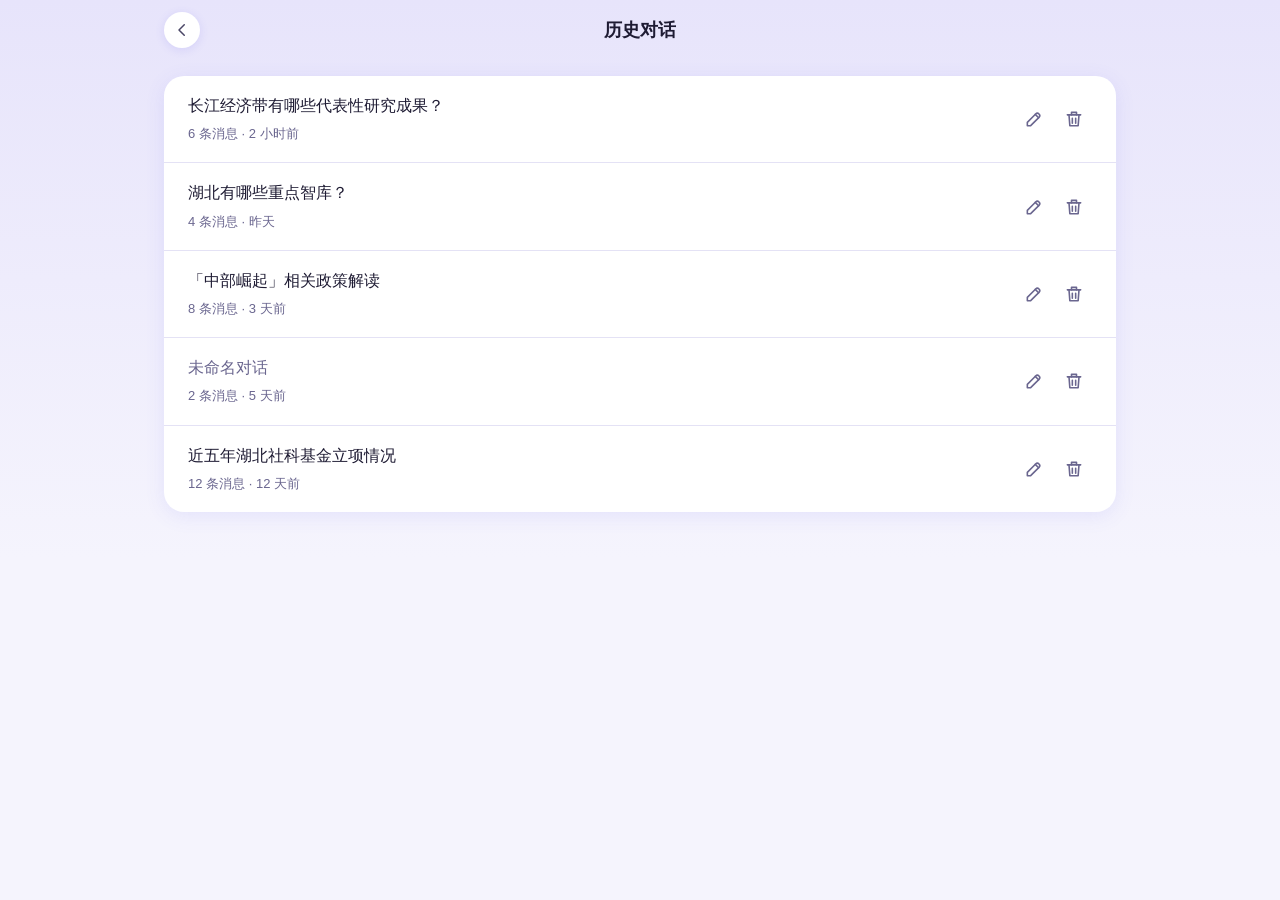
<file: history.html>
<!doctype html>
<html lang="zh-CN">
<head>
<meta charset="utf-8">
<meta name="viewport" content="width=device-width, initial-scale=1, viewport-fit=cover">
<title>历史对话 | 湖北社科数据信息联盟</title>
<link rel="stylesheet" href="./h5v2/tokens.css">
<link rel="stylesheet" href="./h5v2/base.css">
<link rel="stylesheet" href="./assets/theme.css">
<script src="./js/settings.js"></script>
<script>Settings.applyTheme();</script>
<style>
/* ==========================================================================
   历史对话列表页 —— 见 h5v2/DESIGN.md §4.3
   骨架：页头（标题 + 一句话说明）→ 行列表（标题两行截断 + 相对时间 + 消息数）
         → 吸底的「新建对话」按钮 → 删除走二次确认 sheet

   状态覆盖（父仓库 05-Design/SKLQ2-H5端页面流程图.md §3）：
   空列表 / 加载中 / 加载失败 / 无标题 / 删除确认 / 删除成功 / 删除失败。
   演示态用 ?state= 切换：loading · error · empty · delfail · reset（见脚本）。

   类名全部走 base.css（.pagehead / .rowlist / .row / .empty / .skeleton /
   dialog.sheet / .toast），本文件只写页面级补充，不改组件数值。
   ========================================================================== */

/* 背景与首页、对话页一致：同一层 --grad-hero 铺在 body 上
   （base.css 的 body 默认是纯色 --canvas）。铺在 body 而不是容器上，
   任何宽度下渐变都连续，宽屏两侧不会露出纯底色。 */
body { background: var(--grad-hero); }

/* 宽度与对话页一致（.docpage 的 --w-docpage 1000px，见 base.css）。
   .h5 基类最宽只有 --w-content(640px)，宽屏下列表会挤在窄栏里，
   与对话页互切时整页宽度会跳。手机上两者都占满，无视觉差异。 */
.h5 { max-inline-size: var(--w-docpage); }

/* 顶栏结构与对话页一致（.docpage__bar）：
   左侧胶囊钮 + 居中标题。返回钮挪到最左，样式照对话页那颗「数字人模式」。
   base.css 的 .docpage__bar 带 border-bottom 与 --canvas 底，
   本页与其统一：去线、透明（理由同 chat.html）。 */
.hist__bar {
  border-bottom: 0;
  background: transparent;
}

/* ---- 内层滚动：列表滑动，顶栏不动 ----
   顶栏透明时，整页滚动会让列表从它下面划过去、字叠字。
   改成 .h5 定高 100dvh、只有 .h5__main 可滚：顶栏永远在原位。
   用 100dvh 而非 100vh：微信地址栏收放时 vh 会跳变（同 base.css 的取舍）。 */
.h5 {
  height: 100dvh;
  overflow: hidden;
}
.h5__main {
  overflow-y: auto;
  overscroll-behavior: contain;   /* 滚到尽头不把整页带着弹 */
  /* 隐藏滚动条（同 chat 页）：内层滚动时它会贴着列表右缘画一条灰条。
     两套写法都要给，否则另一套环境仍会画出默认样式。 */
  scrollbar-width: none;
}
.h5__main::-webkit-scrollbar { display: none; }
/* 标题按对话页的口径：--text-md(18px) + w-head，绝对定位居中。
   本页左侧只有一颗钮、右侧空着，所以不能用 chat 页那套「量两侧取更宽」
   的 --title-w 算法（右侧为 0 会让标题贴到最左）。
   这里左右各让出「按钮宽 + gap」的对称留白，真居中。 */
.hist__title {
  /* .docpage__title 基类写死 width: var(--title-w, 0)，那是 chat 页按脚本
     量出来的；本页没有这段逻辑，必须改回 auto，否则盒子宽 0、标题消失。 */
  width: auto;
  max-width: calc(100% - 2 * (var(--h-pill) + var(--sp-sm) * 2));
  position: absolute;
  left: 50%;
  top: 50%;
  transform: translate(-50%, -50%);
  white-space: nowrap;
  overflow: hidden;
  text-overflow: ellipsis;
}

/* 返回钮：纯图标圆钮（无文字，全宽度一致）。
   尺寸与对话页顶栏那几颗图标钮相同，颜色走 --ink-2。 */
.hist__back {
  flex: 0 0 auto;
  width: var(--h-pill);
  min-width: var(--h-pill);
  height: var(--h-pill);
  padding: 0;
  gap: 0;
  justify-content: center;
  color: var(--ink-2);
}
.hist__back svg { width: 18px; height: 18px; }
/* 按钮形态不该有链接下划线（本钮是 <button>，规则留着以防改成 <a>） */
.hist__back,
.hist__back:hover { text-decoration: none; }

/* 深色模式：顶栏返回钮改用主色（与其余三页同一口径）。
   标题不在此列 —— 它跟随 --ink（浅色深字 / 深色白字）。 */
@media (prefers-color-scheme: dark) {
  html:not([data-theme="light"]) .hist__back { color: var(--brand); }
}
html[data-theme="dark"] .hist__back { color: var(--brand); }

/* 行列表与页头之间留一级间距 */
.hist__list { margin-top: var(--sp-md); }

/* 行内容区。
   base.css 的 .row 是「整行就是一个按钮」的假设；本页每行要挂两个动作
   （进入会话 / 删除），按钮不能嵌套，所以行降级为容器、主操作用内层按钮。
   .row 的 min-height / padding / 分隔线仍然生效，只是按下反馈移到内层。 */
.row__main {
  flex: 1 1 auto;
  min-width: 0;
  display: block;
  text-align: left;
}
.row__main:active { background: var(--mist-1); }

/* 无标题是「缺内容」不是「次要内容」：压一档色，但字号不降（§3 正文下限 16px）。
   走类名而不是内联 style —— 令牌不许散落在 JS 字符串里。 */
.row__title--untitled { color: var(--ink-3); }

/* 行操作组：编辑 + 删除两个图标钮。
   视觉间距由「盒子宽 − 图标宽 + gap」决定，光调 gap 没用：
   两个 44px 方盒各含 20px 图标，左右各有 12px 死区，图标之间会隔着 28px。
   所以把盒子宽收到 36px（= --h-tap 减一级 --sp-xs），图标之间落到 20px。
   高度仍保 --h-tap 44px —— 体系里 .linklike 就是这个口径：文字动作只保证
   纵向热区，宽度随内容。列表行里拇指的精度是纵向的，横向收到
   「图标 + 左右各 8px 内边距」足够，也让标题多出 16px 可用宽度。 */
.rowacts {
  flex: 0 0 auto;
  display: flex;
  align-items: center;
  gap: var(--sp-2xs);
}
.rowact {
  width: calc(var(--h-tap) - var(--sp-xs));
  height: var(--h-tap);
  display: grid;
  place-items: center;
  border-radius: var(--r-sm);
  color: var(--ink-3);
  transition: background-color var(--dur-micro) var(--ease-out),
              color var(--dur-micro) var(--ease-out);
}
.rowact svg { width: 20px; height: 20px; }
.rowact:active { background: var(--mist-3); color: var(--brand); }

/* 删除的按下态才用危险色（§2.1 危险色与品牌色分离）。
   静止态两者都不着色 —— 一列红叉会把整个列表压得发沉，像是处处在报警。 */
.rowact--del:active { background: var(--danger-soft); color: var(--danger); }

/* 重命名弹层：字段与上方说明之间留一级间距（base.css 的 sheet p 只给 8px） */
.rensheet__field { margin-top: var(--sp-md); }

/* 加载态：用 .skeleton 铺三行占位，保住行高节奏，不整页转圈 */
.skrow { display: flex; align-items: center; gap: var(--sp-md);
         padding: var(--sp-md) var(--sp-lg); min-height: var(--h-tap); }
.skrow + .skrow { border-top: 1px solid var(--line); }
.skrow__bars { flex: 1 1 auto; }
.skrow__bars .skeleton { height: 1em; }
.skrow__bars .skeleton + .skeleton { margin-top: var(--sp-xs); width: 40%; height: .75em; }

/* 确认删除时把会话标题压成一行，避免长标题把弹层撑高 */
.rowsheet__name {
  display: block;
  margin-top: var(--sp-xs);
  font-size: var(--text-base);
  color: var(--ink);
  font-weight: var(--w-mid);
  overflow: hidden;
  text-overflow: ellipsis;
  white-space: nowrap;
}

/* 按钮形态的 <a> 不该有链接下划线。
   base.css 给 a:hover 加了 underline（给正文链接的）；空态的「开始提问」
   是 <a class="btn btn--primary">，不写这条悬停时会带下划线。
   含 :hover 是为了与 a:hover 特异性持平（0,2,0 vs 0,2,0）。 */
a.btn,
a.btn:hover { text-decoration: none; }

/* 反馈条走顶部 —— 已收进 base.css 的 .toast，本页不再覆写位置。

   深色模式必须覆写：base.css 的 .toast 用 background:var(--ink)、
   color:var(--ink-on-dark)；深色主题里两者同为 #ECEBF5，白底白字看不清。 */
@media (prefers-color-scheme: dark) {
  html:not([data-theme="light"]) .toast {
    background: var(--surface);
    color: var(--ink);
    box-shadow: var(--sh-raise), 0 0 0 1px var(--line);
  }
}
html[data-theme="dark"] .toast {
  background: var(--surface);
  color: var(--ink);
  box-shadow: var(--sh-raise), 0 0 0 1px var(--line);
}
</style>
</head>
<body>

<div class="h5">

  <header class="docpage__bar hist__bar">
    <!-- 返回：移到最左，位置与对话页顶栏的「数字人模式」胶囊对应。
         按钮样式也照它来（.pill 胶囊 + 18px 图标 + --ink-2 灰）。
         去向由跳转来源决定（见脚本 readFrom）—— 本页目前只从对话页进入，
         但来源会被记下来，以后首页加「查看历史」入口时不用回来改这里。 -->
    <button class="pill hist__back" type="button" id="btn-back" aria-label="返回">
      <svg viewBox="0 0 24 24" fill="none" stroke="currentColor" stroke-width="2"
           stroke-linecap="round" stroke-linejoin="round" aria-hidden="true">
        <path d="M15 5l-7 7 7 7"/></svg>
    </button>

    <!-- 标题：与对话页顶栏同一套排版（.docpage__bar h1 = --text-md 18px） -->
    <h1 class="docpage__title hist__title">历史对话</h1>
  </header>

  <main class="h5__main">
    <div class="hist__list" id="list"></div>
  </main>

</div>

<!-- 删除二次确认（§4.3 / 流程图浮层 L3）。原生 dialog：Esc 自带关闭，焦点锁在层内。 -->
<dialog class="sheet" id="del-sheet" aria-labelledby="del-title">
  <h2 id="del-title">删除这个对话？</h2>
  <p>删除后对话内容无法恢复。</p>
  <span class="rowsheet__name" id="del-name"></span>
  <div class="cluster">
    <button class="btn btn--quiet" type="button" id="del-cancel">取消</button>
    <button class="btn btn--danger" type="button" id="del-ok">删除</button>
  </div>
</dialog>

<!-- 重命名（§4.3 行操作）。用 dialog 而非 prompt()：prompt 在微信里样式不可控、
     且会同时被拦截弹窗策略影响，原型要演的就是真实交互形态。 -->
<dialog class="sheet" id="ren-sheet" aria-labelledby="ren-title">
  <h2 id="ren-title">修改对话名称</h2>
  <p>只改名称，对话内容不受影响。</p>

  <label class="field rensheet__field" for="ren-input">
    <span class="sr-only">对话名称</span>
    <input class="field__input" id="ren-input" type="text" maxlength="30"
           autocomplete="off" enterkeyhint="done" placeholder="给这个对话起个名字">
  </label>
  <!-- 错误容器不塌陷：没出错时也占一行，出现错误不跳版（base.css .field__error） -->
  <p class="field__error" id="ren-error" role="alert"></p>

  <div class="cluster">
    <button class="btn btn--quiet" type="button" id="ren-cancel">取消</button>
    <button class="btn btn--primary" type="button" id="ren-ok">保存</button>
  </div>
</dialog>

<!-- 反馈条：只在「结果不可见」时用（§7）。
     删除成功后行立刻消失，结果看得见，所以不弹提示条，只走下面的读屏播报。 -->
<div class="toast" id="toast" role="status" aria-live="polite" hidden></div>
<p class="sr-only" id="live" role="status" aria-live="polite"></p>

<script>
(function () {
  'use strict';

  /* ======================================================================
     历史对话列表
     数据是演示用的：存在 localStorage 的 skl.convs，首次访问播种。
     删掉能真的删掉、刷新还在，演示才有实感；?state=reset 可恢复初始数据。
     真实接口接入时替换 load() 一处即可，渲染与交互不动。

     已知边界（不在本页范围）：对话页尚未按 id 读回多轮内容，
     所以点进某条会话目前等于开一个新对话。属于 chat.html 的后续改造。
     ====================================================================== */

  var KEY = 'skl.convs';
  var state = '';
  try { state = (new URLSearchParams(location.search).get('state') || '').trim(); } catch (err) { state = ''; }

  var list = document.getElementById('list');
  var sheet = document.getElementById('del-sheet');
  var delName = document.getElementById('del-name');
  var toastEl = document.getElementById('toast');
  var liveEl = document.getElementById('live');
  var toastTimer = null;
  var loadTimer = null;
  var pendingId = null;
  /* 演示开关：?state=delfail 时下一次删除失败，用来展示删除失败态 */
  var failNextDelete = (state === 'delfail');

  function toast(msg) {
    toastEl.textContent = msg;
    toastEl.hidden = false;
    clearTimeout(toastTimer);
    toastTimer = setTimeout(function () { toastEl.hidden = true; }, 2400);
  }

  /* 读屏播报：赋相同字符串不会再次播报 —— 连续删第二条时会静默（#28）。
     先清空、下一帧再写入，让每次都是「新内容」。 */
  function announce(msg) {
    liveEl.textContent = '';
    setTimeout(function () { liveEl.textContent = msg; }, 30);
  }

  /* ---- 返回 ----------------------------------------------------------
     本页是二级页，返回要么回来源页、要么按层级回首页。
     用「读来源参数」而不是直接 history.back()，因为 back() 在两种情况下是错的：
       · 用户从收藏/分享直接打开本页 —— 栈里没有上一页，back() 毫无反应；
       · 用户在本页删过对话（状态已变），回退可能命中被浏览器缓存的旧 DOM。

     来源由跳转方用 ?from= 带上，本页只读不写：
     来源已经完整地留在 URL 里了，刷新、前进后退都不会丢，
     页面再去改写 URL 只会把真实来源覆盖掉（包括「没有来源」这件事本身）。
     取值走白名单，避免 ?from=https://… 把返回钮变成站外跳转。
     ------------------------------------------------------------------ */

  var BACK_MAP = {
    chat:    './chat.html',
    index:   './index.html',
    history: './history.html'
  };

  function readFrom() {
    var v = '';
    try { v = (new URLSearchParams(location.search).get('from') || '').trim(); } catch (err) { v = ''; }
    return BACK_MAP[v] ? BACK_MAP[v] : './index.html';   /* 未知来源按层级回首页 */
  }

  document.getElementById('btn-back').addEventListener('click', function () {
    location.href = readFrom();
  });

  /* ---- 数据 ---------------------------------------------------------- */

  /* 时间戳按「距现在多久」生成，保证每次打开读起来都合理 */
  var MIN = 60000, HOUR = 60 * MIN, DAY = 24 * HOUR;
  var SEED = [
    { id: 'demo-1', title: '长江经济带有哪些代表性研究成果？', count: 6,  ago: 2 * HOUR },
    { id: 'demo-2', title: '湖北有哪些重点智库？',             count: 4,  ago: 1 * DAY },
    { id: 'demo-3', title: '「中部崛起」相关政策解读',         count: 8,  ago: 3 * DAY },
    /* 无标题态：首条提问是语音且没识别出内容时，标题为空 —— 列表显示占位名 */
    { id: 'demo-4', title: '',                                 count: 2,  ago: 5 * DAY },
    { id: 'demo-5', title: '近五年湖北社科基金立项情况',       count: 12, ago: 12 * DAY }
  ];

  var UNTITLED = '未命名对话';

  var convs = [];

  function load() {
    /* **演示用：每次加载都重置成种子数据。**
       这样刷新就能回到初始列表，便于反复演示「删除 / 改名」而不必手动
       清 localStorage。代价是这些操作只在本次浏览内有效，刷新即恢复 ——
       正式版把这段换回「读 KEY + 首访哨兵」的持久化实现即可
       （见 git 历史里 SEEDED_KEY 那段）。 */
    convs = seed();
    save();
  }

  function seed() {
    var now = Date.now();
    return SEED.map(function (c) {
      return { id: c.id, title: c.title, count: c.count, ts: now - c.ago };
    });
  }

  function save() {
    try { localStorage.setItem(KEY, JSON.stringify(convs)); } catch (err) { /* 无痕模式，忽略 */ }
  }

  /* ---- 相对时间 ------------------------------------------------------ */

  function relTime(ts) {
    var m = Math.floor((Date.now() - ts) / MIN);
    if (m < 1) return '刚刚';
    if (m < 60) return m + ' 分钟前';
    var h = Math.floor(m / 60);
    if (h < 24) return h + ' 小时前';
    var d = Math.floor(h / 24);
    if (d === 1) return '昨天';
    if (d < 30) return d + ' 天前';
    return Math.floor(d / 30) + ' 个月前';
  }

  /* ---- 渲染 ---------------------------------------------------------- */

  var TRASH = '<svg viewBox="0 0 24 24" fill="none" stroke="currentColor" stroke-width="1.9" ' +
              'stroke-linecap="round" stroke-linejoin="round" aria-hidden="true">' +
              '<path d="M4 7h16M10 11v6M14 11v6"/>' +
              '<path d="M6 7l1 13h10l1-13M9 7V4h6v3"/></svg>';

  /* 铅笔：改写动作的通用符号，比「T」或「…」都更少歧义 */
  var PENCIL = '<svg viewBox="0 0 24 24" fill="none" stroke="currentColor" stroke-width="1.9" ' +
               'stroke-linecap="round" stroke-linejoin="round" aria-hidden="true">' +
               '<path d="M4 20h4l10-10a2.8 2.8 0 0 0-4-4L4 16v4Z"/>' +
               '<path d="M13.5 6.5l4 4"/></svg>';

  function clear() {
    while (list.firstChild) list.removeChild(list.firstChild);
  }

  function el(tag, cls, text) {
    var n = document.createElement(tag);
    if (cls) n.className = cls;
    if (text != null) n.textContent = text;
    return n;
  }

  function renderList() {
    clear();

    if (!convs.length) { renderEmpty(); return; }

    var ul = el('ul', 'rowlist');
    ul.setAttribute('aria-label', '历史对话');

    convs.forEach(function (c) {
      var li = el('li', 'row');

      /* 主操作：进入该会话继续问。
         标题与元信息一律用 textContent 落字，不拼 HTML —— 标题来自用户输入。 */
      var open = el('button', 'row__main');
      open.type = 'button';
      open.addEventListener('click', function () { location.href = './chat.html'; });

      var t = c.title ? c.title : UNTITLED;
      var title = el('span', 'row__title' + (c.title ? '' : ' row__title--untitled'), t);
      open.appendChild(title);
      open.appendChild(el('span', 'row__meta', c.count + ' 条消息 · ' + relTime(c.ts)));

      var acts = el('div', 'rowacts');

      var ren = el('button', 'rowact rowact--ren');
      ren.type = 'button';
      ren.innerHTML = PENCIL;
      /* 图标钮的动作与对象都要说清 —— 否则读屏里是一串「编辑 编辑 编辑」 */
      ren.setAttribute('aria-label', '修改名称：' + t);
      ren.addEventListener('click', function () { askRename(c); });

      var del = el('button', 'rowact rowact--del');
      del.type = 'button';
      del.innerHTML = TRASH;
      del.setAttribute('aria-label', '删除对话：' + t);
      del.addEventListener('click', function () { askDelete(c); });

      acts.appendChild(ren);
      acts.appendChild(del);
      li.appendChild(open);
      li.appendChild(acts);
      ul.appendChild(li);
    });

    list.appendChild(ul);
  }

  /* 空态三句（§7）：① 空的是什么 ② 为什么会有它 ③ 一个按钮 */
  function renderEmpty() {
    clear();
    var box = el('div', 'empty');
    box.appendChild(el('p', 'empty__title', '还没有对话记录'));
    box.appendChild(el('p', 'empty__hint', '你提过的问题会保存在这里'));
    var a = el('a', 'btn btn--primary', '开始提问');
    a.href = './chat.html';
    box.appendChild(a);
    list.appendChild(box);
  }

  /* 加载失败：按 §7 报错三句 —— 出了什么事 / 为什么 / 怎么办 */
  function renderError() {
    clear();
    var box = el('div', 'empty');
    box.appendChild(el('p', 'empty__title', '没能读到对话记录'));
    box.appendChild(el('p', 'empty__hint', '当前网络不稳定，请检查后重试'));
    var btn = el('button', 'btn btn--primary', '重新加载');
    btn.type = 'button';
    btn.addEventListener('click', function () { showLoading(); });
    box.appendChild(btn);
    list.appendChild(box);
  }

  /* 加载中：三行骨架，保住行高节奏（不是整页转圈） */
  function renderSkeleton() {
    clear();
    var box = el('div', 'rowlist');
    box.setAttribute('aria-busy', 'true');
    box.setAttribute('aria-label', '正在加载对话记录');
    for (var i = 0; i < 3; i++) {
      var row = el('div', 'skrow');
      var bars = el('div', 'skrow__bars');
      bars.appendChild(el('div', 'skeleton'));
      bars.appendChild(el('div', 'skeleton'));
      row.appendChild(bars);
      box.appendChild(row);
    }
    list.appendChild(box);
  }

  /* 骨架 900ms 后落到真实列表 —— 让加载态看得见，又不是死路。
     ?state=error 是显式预览，所以成功分支恒为 renderList，不掷骰子，
     否则「重试」会偶尔又回到错误态，演示时像坏了。 */
  function showLoading() {
    renderSkeleton();
    /* 存句柄：错误态连点「重新加载」会叠加多个 renderList（#27） */
    if (loadTimer) clearTimeout(loadTimer);
    loadTimer = setTimeout(function () { loadTimer = null; renderList(); }, 900);
  }

  /* ---- 重命名 -------------------------------------------------------- */

  var renSheet = document.getElementById('ren-sheet');
  var renInput = document.getElementById('ren-input');
  var renError = document.getElementById('ren-error');
  var renId = null;

  function askRename(c) {
    renId = c.id;
    /* 无标题的会话预填占位名？不 —— 占位名只是显示用的，当成真标题写回去
       会把「没有名字」变成「名字叫未命名对话」。所以留空让用户直接输入。 */
    renInput.value = c.title || '';
    renError.textContent = '';
    renInput.removeAttribute('aria-invalid');

    if (typeof renSheet.showModal === 'function') renSheet.showModal();
    else renSheet.setAttribute('open', '');

    /* 聚焦但**不全选**，光标落在末尾。
       改名多半是改几个字，不是整段重写；全选状态下随手敲的第一个字符
       会把原标题整个抹掉，而用户往往到那时才发现旧名字没了。
       从末尾接着写、想清空自己按删除，比「先毁掉再补救」安全。
       setSelectionRange 在 focus 之后调，否则某些浏览器会把光标重置回开头。 */
    renInput.focus();
    var end = renInput.value.length;
    renInput.setSelectionRange(end, end);
  }

  function closeRename() {
    if (typeof renSheet.close === 'function') renSheet.close();
    else renSheet.removeAttribute('open');
    renId = null;
  }

  function saveRename() {
    var name = renInput.value.trim();
    /* 空名会让列表出现一行「未命名对话」，且用户看不出是自己没填还是丢了数据 ——
       这里挡下来并说清怎么办（§7 报错三句的第三句）。 */
    if (!name) {
      renError.textContent = '名称不能为空，请填一个名字再保存。';
      renInput.setAttribute('aria-invalid', 'true');
      renInput.focus();
      return;
    }

    var target = null;
    convs.forEach(function (c) { if (c.id === renId) target = c; });
    if (!target) { closeRename(); return; }

    if (target.title === name) { closeRename(); return; }   /* 没改就不写库 */

    target.title = name;
    save();
    closeRename();
    /* 成功给一条提示：弹层刚关，确认「确实保存了」比让用户回头看标题更稳。
       读屏另走 announce。 */
    toast('名称已修改');
    announce('已改名为' + name);
    renderList();
  }

  document.getElementById('ren-cancel').addEventListener('click', closeRename);
  document.getElementById('ren-ok').addEventListener('click', saveRename);
  /* 手机上键盘的「完成」= 保存 */
  renInput.addEventListener('keydown', function (e) {
    /* 排除输入法组合态：中文输入法按 Enter 是「上屏候选词」，
       否则会误触发保存（#26）。 */
    if (e.key === 'Enter' && !e.isComposing && e.keyCode !== 229) {
      e.preventDefault();
      saveRename();
    }
  });
  /* 边输边清错误：错误还挂着但用户已经在改了，留着红框会让人以为没生效 */
  renInput.addEventListener('input', function () {
    if (renError.textContent) {
      renError.textContent = '';
      renInput.removeAttribute('aria-invalid');
    }
  });

  /* ---- 删除 ---------------------------------------------------------- */

  function askDelete(c) {
    pendingId = c.id;
    delName.textContent = c.title || UNTITLED;
    if (typeof sheet.showModal === 'function') sheet.showModal();
    else sheet.setAttribute('open', '');
  }

  function closeSheet() {
    if (typeof sheet.close === 'function') sheet.close();
    else sheet.removeAttribute('open');
    pendingId = null;
  }

  document.getElementById('del-cancel').addEventListener('click', closeSheet);

  document.getElementById('del-ok').addEventListener('click', function () {
    var id = pendingId;
    closeSheet();

    /* 演示：?state=delfail 强制走一次失败分支 */
    var fails = failNextDelete;
    if (fails) failNextDelete = false;

    var idx = -1;
    convs.forEach(function (c, i) { if (c.id === id) idx = i; });
    if (idx < 0) return;

    var before = convs.slice();
    convs.splice(idx, 1);
    if (fails) {
      convs = before;
      /* 删除失败时结果不可见（行还在），按 §7 用反馈条说明 */
      toast('没能删除。请稍后再试。');
      return;
    }

    save();
    /* 成功也给一条提示：行消失虽是可见结果，但列表长时用户未必盯着删的是哪行。
       读屏另走 announce，两条通道各管各的。 */
    toast('已删除该对话');
    announce('已删除');
    renderList();
  });

  /* ---- 启动 ---------------------------------------------------------- */

  /* 先读库，再按 state 分支渲染。
     读库必须无条件先做：错误态点「重新加载」走到 renderList 时，
     若此时还没 load，convs 仍是空的，重试成功也会显示成空态。 */
  load();

  if (state === 'reset') {
    convs = seed();
    save();
    renderList();
    return;
  }

  if (state === 'error')   { renderError(); return; }
  if (state === 'loading') { showLoading(); return; }

  if (state === 'empty') {
    /* 空态预览只渲染不写库，免得演示完数据真没了 */
    renderEmpty();
    return;
  }

  renderList();
})();
</script>
</body>
</html>
</file>
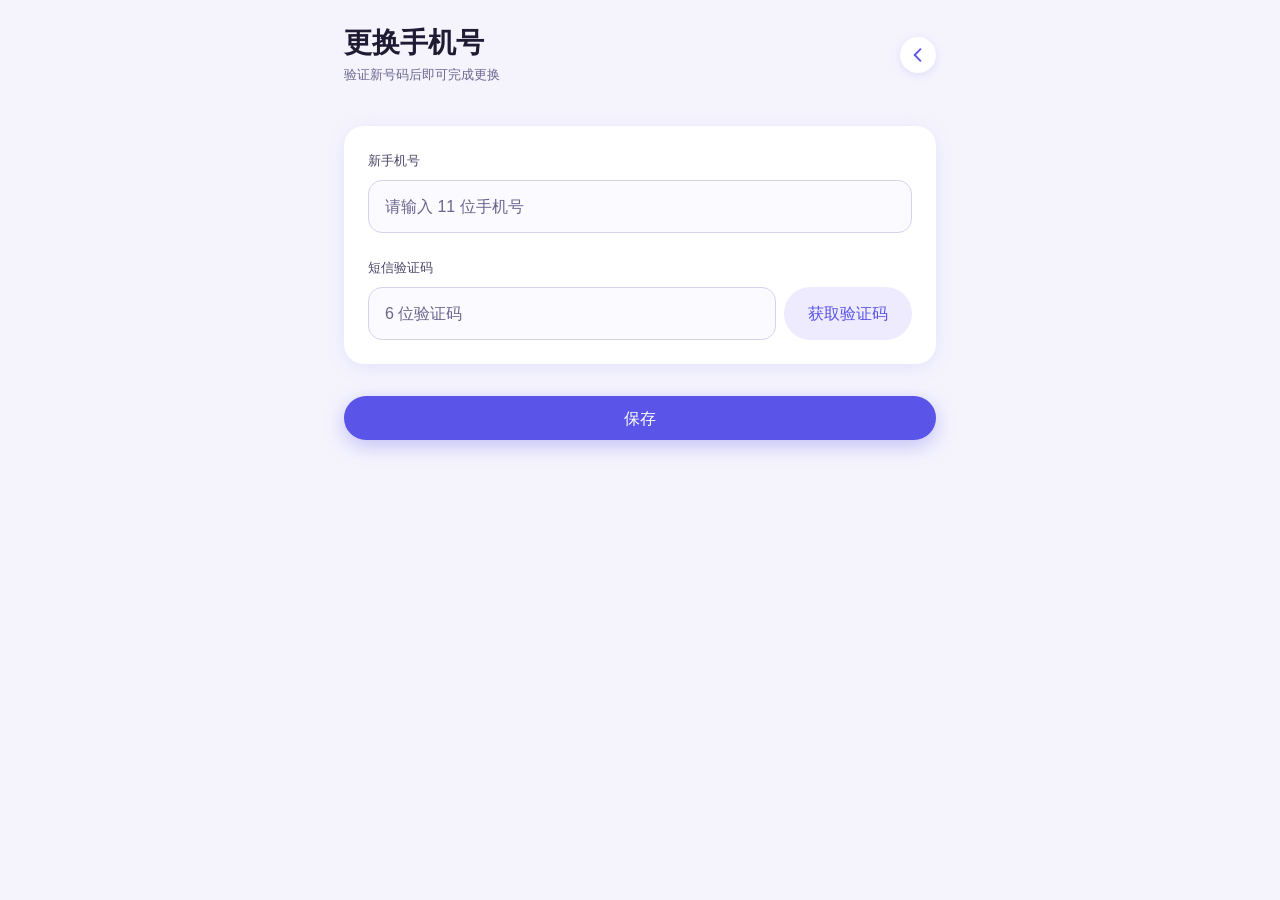
<file: phone.html>
<!doctype html>
<html lang="zh-CN">
<head>
<meta charset="utf-8">
<meta name="viewport" content="width=device-width, initial-scale=1, viewport-fit=cover">
<title>更换手机号 | 湖北社科数据信息联盟</title>
<link rel="stylesheet" href="./h5v2/tokens.css">
<link rel="stylesheet" href="./h5v2/base.css">
<style>
/* ==========================================================================
   更换手机号 —— 三级页（账户页 → 身份行）
   表单与新号验证都在这里；短信校验复用 auth.js 的同一套规则与演示账号。

   两项共用一行布局 .authcode（输入框 + 获取验证码），该类在 base.css 里，
   与登录弹层用的是同一个 —— 高度、间距不再各写一遍。
   ========================================================================== */

.ph__head { flex: 1 1 auto; min-width: 0; }
.ph__back { flex: 0 0 auto; color: var(--brand); }

/* 表单卡片：与账户页的 .rowlist 同一套外形（白卡 + 大圆角 + 柔和阴影） */
.ph__card .field + .field { margin-top: var(--sp-lg); }
.ph__submit { margin-top: var(--sp-xl); }

/* 表单卡片贴到页头下方：原先靠「当前手机号」那行撑开间距，那行已移除，
   卡片要自己给出与页头的距离。 */
.ph__card { margin-top: var(--sp-lg); }
</style>
</head>
<body>

<div class="h5">

  <header class="pagehead">
    <div class="ph__head">
      <h1 class="pagehead__title">更换手机号</h1>
      <p class="pagehead__sub">验证新号码后即可完成更换</p>
    </div>

    <button class="iconbtn iconbtn--sm ph__back" type="button" id="btn-back" aria-label="返回">
      <svg viewBox="0 0 24 24" fill="none" stroke="currentColor" stroke-width="2.2"
           stroke-linecap="round" stroke-linejoin="round" aria-hidden="true">
        <path d="M15 5l-7 7 7 7"/></svg>
    </button>
  </header>

  <main class="h5__main">

    <div class="card ph__card">
      <label class="field" for="ph-phone">
        <span class="field__label">新手机号</span>
        <input class="field__input" id="ph-phone" type="tel" inputmode="numeric"
               maxlength="11" autocomplete="tel" placeholder="请输入 11 位手机号">
      </label>

      <label class="field" for="ph-code">
        <span class="field__label">短信验证码</span>
        <div class="authcode">
          <input class="field__input" id="ph-code" type="text" inputmode="numeric"
                 maxlength="6" autocomplete="one-time-code" placeholder="6 位验证码">
          <button class="btn btn--quiet" type="button" id="ph-send">获取验证码</button>
        </div>
        <span class="field__help" id="ph-help"></span>
      </label>
    </div>

    <button class="btn btn--primary btn--block ph__submit" type="button" id="ph-save">保存</button>

  </main>
</div>

<script src="./auth.js"></script>
<script>
(function () {
  'use strict';

  var phoneEl = document.getElementById('ph-phone');
  var codeEl = document.getElementById('ph-code');
  var helpEl = document.getElementById('ph-help');
  var sendBtn = document.getElementById('ph-send');

  var timer = null, countdown = 0, submitting = false;

  /* ---- 返回：沿用全站约定 ---- */
  var BACK_MAP = {
    account: './account.html',
    chat:    './chat.html',
    index:   './index.html'
  };
  document.getElementById('btn-back').addEventListener('click', function () {
    var v = '';
    try { v = (new URLSearchParams(location.search).get('from') || '').trim(); } catch (err) { v = ''; }
    location.href = BACK_MAP[v] ? BACK_MAP[v] : './account.html';
  });

  /* 当前号码只在「同号校验」时读一次，不再在页面上显示 ——
     用户是从账户页点进来的，那里刚看过脱敏号码，这里再重复一遍是噪声。 */
  function isPhone(v) { return /^1[3-9]\d{9}$/.test(v); }

  /* 发送与保存共用的校验：格式 + 不能与当前号相同。返回错误文案，通过则 null。 */
  function validatePhone(p) {
    if (!isPhone(p)) return '手机号格式不对，请填 11 位手机号。';
    if (p === (Auth.get() || {}).phone) return '新手机号与当前号码相同，请换一个。';
    return null;
  }

  function startCountdown() {
    if (timer) clearInterval(timer);   /* 与 auth.js 同一处：先清旧的，别留孤儿 interval */
    countdown = Auth.CODE_MS / 1000;
    sendBtn.disabled = true;
    tick();
    timer = setInterval(tick, 1000);
  }
  function tick() {
    if (countdown <= 0) { stopCountdown(); return; }
    sendBtn.textContent = countdown + ' 秒后重发';
    countdown--;
  }
  function stopCountdown() {
    if (timer) { clearInterval(timer); timer = null; }
    sendBtn.disabled = false;
    sendBtn.textContent = '获取验证码';
    countdown = 0;
  }

  /* ---- 获取验证码 ---- */
  sendBtn.addEventListener('click', function () {
    var p = phoneEl.value.trim();
    var err = validatePhone(p);
    if (err) {
      Auth.toast(err);
      phoneEl.setAttribute('aria-invalid', 'true');
      phoneEl.focus();
      return;
    }
    phoneEl.removeAttribute('aria-invalid');
    /* 页面不露码，与登录弹层同一口径 */
    helpEl.textContent = '验证码已发送，请查看短信并填入。';
    codeEl.focus();
    startCountdown();
  });

  /* ---- 保存 ---- */
  document.getElementById('ph-save').addEventListener('click', function () {
    if (submitting) return;   /* 在途守卫：连点/回车不重复提交 */

    var p = phoneEl.value.trim();
    var c = codeEl.value.trim();

    var err = validatePhone(p);
    if (err) {
      Auth.toast(err);
      phoneEl.setAttribute('aria-invalid', 'true');
      phoneEl.focus();
      return;
    }
    if (!/^\d{6}$/.test(c)) {
      Auth.toast('验证码是 6 位数字，请检查后重填。');
      codeEl.setAttribute('aria-invalid', 'true');
      codeEl.focus();
      return;
    }
    if (!Auth.isDemoCode(c)) {
      Auth.toast('验证码不对或已过期，请重新获取。');
      codeEl.setAttribute('aria-invalid', 'true');
      codeEl.focus();
      return;
    }
    /* 演示环境只认演示号，与登录同一口径（auth.js 的 DEMO_PHONE） */
    if (!Auth.isDemoAccount(p)) {
      Auth.toast('当前为演示环境，请使用演示账号的手机号。');
      phoneEl.setAttribute('aria-invalid', 'true');
      phoneEl.focus();
      return;
    }

    submitting = true;
    /* 写回登录态。真实场景这里是一次改绑接口调用。 */
    var next = Auth.get() || {};
    next.phone = p;
    Auth.set(next);

    Auth.toast('手机号已更新');
    stopCountdown();   /* 只在成功分支停：失败时保留 60s 节流 */
    /* 回账户页，让用户看到新号码；用 replace 免得返回又落回这个已完成的表单 */
    setTimeout(function () { location.replace('./account.html?from=chat'); }, 900);
  });

  /* 边改边清错误态 */
  [phoneEl, codeEl].forEach(function (el) {
    el.addEventListener('input', function () { el.removeAttribute('aria-invalid'); });
  });

  codeEl.addEventListener('keydown', function (e) {
    if (e.key === 'Enter') { e.preventDefault(); document.getElementById('ph-save').click(); }
  });
})();
</script>
</body>
</html>
</file>
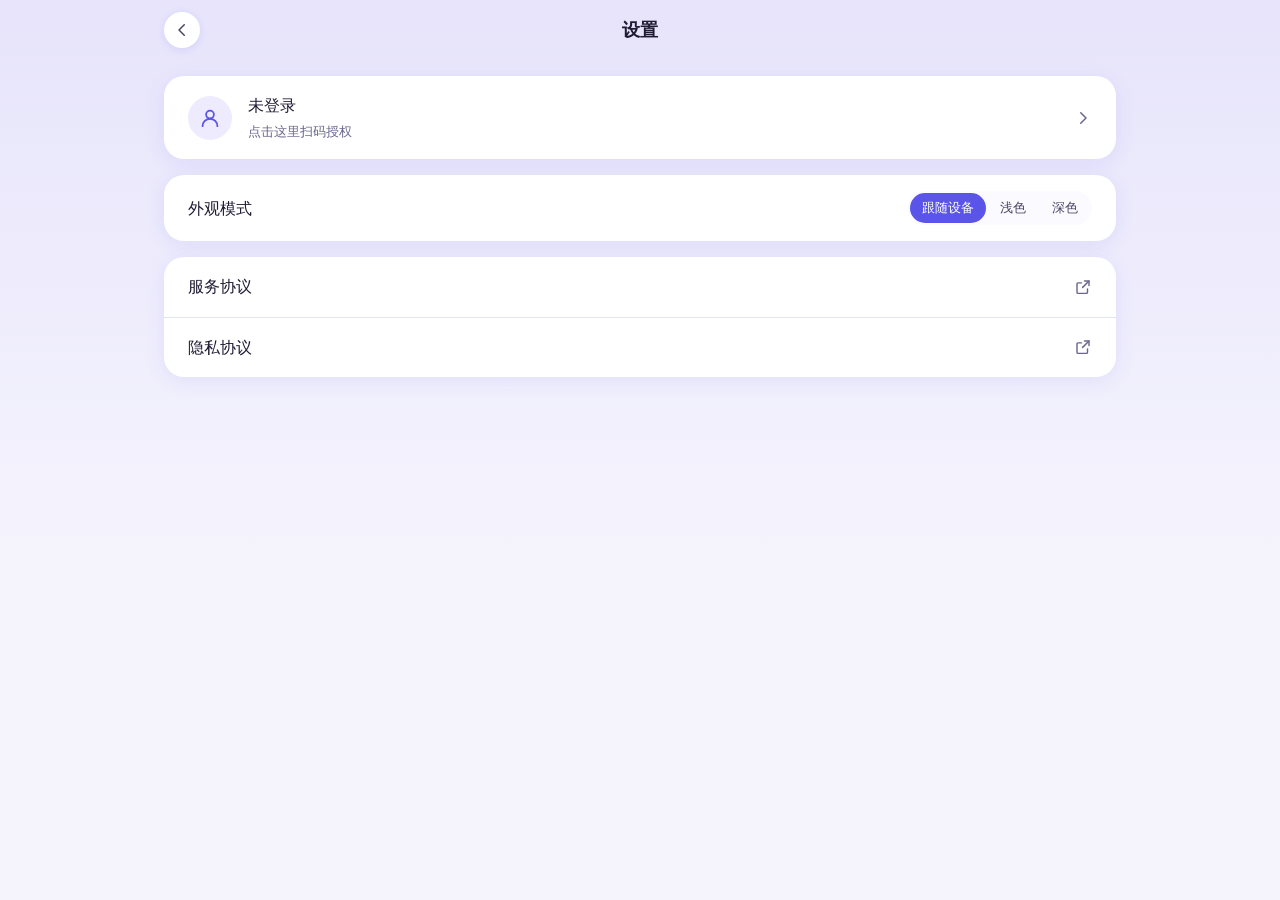
<file: setting.html>
<!doctype html>
<html lang="zh-CN">
<head>
<meta charset="utf-8">
<meta name="viewport" content="width=device-width, initial-scale=1, viewport-fit=cover">
<title>设置 | 湖北社科数据信息联盟</title>
<link rel="stylesheet" href="./h5v2/tokens.css">
<link rel="stylesheet" href="./h5v2/base.css">
<link rel="stylesheet" href="./assets/theme.css">
<script src="./js/settings.js"></script>
<script>Settings.applyTheme();</script>
<style>
/* ==========================================================================
   设置页 —— 账号信息 / 设置项 / 协议阅读 / 退出登录
   骨架与对话页一致（.docpage + .docpage__bar），只是内容是卡片列表。
   类名全部走 base.css（.rowlist / .row / .btn），本文件只写页面级补充。
   ========================================================================== */

body { background: var(--grad-hero); }

/* 内层滚动：列表滑动，顶栏不动（同 chat / history 的口径） */
.docpage {
  height: 100dvh;
  overflow: hidden;
}
.docpage__flow {
  overflow-y: auto;
  overscroll-behavior: contain;
  scrollbar-width: none;
  padding-bottom: calc(var(--sp-xl) + var(--pad-bottom));
}
.docpage__flow::-webkit-scrollbar { display: none; }

/* 顶栏透明、无底线（与其余三页一致） */
.docpage__bar {
  border-bottom: 0;
  background: transparent;
}
/* 标题绝对定位居中（本页左右各一颗钮，对称，不需要 --title-w 那套脚本） */
.docpage__title {
  width: auto;
  position: absolute;
  left: 50%;
  top: 50%;
  transform: translate(-50%, -50%);
  white-space: nowrap;
}

/* 返回钮：纯图标圆钮，与 chat 页顶栏同款 */
.page__back {
  flex: 0 0 auto;
  width: var(--h-pill);
  min-width: var(--h-pill);
  height: var(--h-pill);
  padding: 0;
  gap: 0;
  justify-content: center;
  color: var(--ink-2);
}
.page__back svg { width: 18px; height: 18px; }
.page__back,
.page__back:hover { text-decoration: none; }

/* ---- 卡片组 ----
   不套 base.css 的 .card：那是有内边距的独立卡，里面再放 .rowlist 就是
   「卡中卡」，多一层 16px 白边和一对叠着的阴影。这里只要一张张列表卡，
   组间间距交给 .docpage__flow 的 gap。
   卡片上方的分组标题已移除，分组语义改由 <section aria-label> 承载。 */
/* 设置项之间补分隔线（.row 自带，.setting 是自定义行需要手动加） */
.setting + .setting { border-top: 1px solid var(--line); }

/* ---- 账号信息 ---- */
/* 整行是一个 <button class="row acct">：.row 给高度与按下反馈，
   这里补横向排布。未授权时可点（去扫码），授权后脚本摘掉按钮语义。 */
.acct {
  display: flex;
  align-items: center;
  gap: var(--sp-md);
  padding: var(--sp-md) var(--sp-lg);
}
/* 可点时给手型；授权后脚本会 disabled（摘掉焦点与点击），
   这里把灰掉的观感与手型都压回来 —— 它是一张信息卡，不是失效的按钮。 */
.acct:not(.is-authed) { cursor: pointer; }
.acct:disabled { opacity: 1; cursor: default; }
.acct__chev { flex: 0 0 auto; width: 18px; height: 18px; color: var(--ink-3); }
.acct.is-authed .acct__chev { display: none; }
.acct__avatar {
  flex: 0 0 auto;
  width: var(--figure-dock);
  height: var(--figure-dock);
  border-radius: var(--r-pill);
  background: var(--brand-soft);
  color: var(--brand);
  display: grid; place-items: center;
  overflow: hidden;
}
.acct__avatar svg { width: 24px; height: 24px; }
.acct__avatar img { width: 100%; height: 100%; object-fit: cover; }
.acct__body { flex: 1 1 auto; min-width: 0; display: block; }
.acct__name {
  display: block;
  font-size: var(--text-base);
  font-weight: var(--w-mid);
  color: var(--ink);
  overflow: hidden; text-overflow: ellipsis; white-space: nowrap;
}
.acct__phone {
  display: block;
  margin-top: var(--sp-3xs);
  font-size: var(--text-xs);
  color: var(--ink-3);
  font-variant-numeric: tabular-nums;
}

/* ---- 设置项：外观模式（三选一）---- */
/* 允许换行：320 窄屏（或用户开了微信大字档）时，「外观模式」+ 三格分段
   放不进一行 —— 分段三段文字加上内边距约 194px，卡内宽只剩 240px。
   换行后分段落到第二行右侧，比把「外观模式」压成一列竖排的字可读。
   .setting__name 必须 flex: 0 0 auto（不许收缩）：中文的 min-content 只有一个
   字宽，允许收缩的话它会被压成竖排，永远触发不了换行。 */
.setting {
  display: flex;
  flex-wrap: wrap;
  align-items: center;
  gap: var(--sp-sm) var(--sp-md);
  padding: var(--sp-md) var(--sp-lg);
  min-height: var(--h-tap);
}
.setting__name {
  flex: 0 0 auto;
  font-size: var(--text-base);
  color: var(--ink);
}
/* 分段控件：三格等宽，选中格用品牌色底。
   用 role="radiogroup" + button[aria-checked]，读屏能报「选中」。 */
.seg {
  flex: 0 0 auto;
  margin-left: auto;      /* 换行后仍靠右，不与上一行标签挤在一起 */
  display: flex;
  gap: 2px;
  padding: 2px;
  background: var(--mist-1);
  border-radius: var(--r-pill);
}
/* 可见形体 28px 高、热区靠 ::before 撑到 --h-tap(44px)（§11 最小热区）。
   与 base.css 的 .speakbtn 同一套做法：形体不必画大，热区必须够。 */
.seg__opt {
  position: relative;
  padding: var(--sp-2xs) var(--sp-sm);
  min-height: 28px;
  border: 0;
  border-radius: var(--r-pill);
  background: transparent;
  color: var(--ink-2);
  font-size: var(--text-xs);
  white-space: nowrap;
}
.seg__opt::before {
  content: '';
  position: absolute; inset: calc((28px - var(--h-tap)) / 2) 0;
}
.seg__opt[aria-checked="true"] {
  background: var(--brand);
  color: var(--on-brand);
  font-weight: var(--w-mid);
}

/* ---- 设置项：开关 ---- */
/* 开关本身 28px 高，热区同样用 ::before 撑到 44px。
   margin-left: auto 把它推到该行最右 —— 与上面分段控件同一条理由：
   .setting__name 不收缩，剩余空间必须显式交给右侧控件。 */
.switch {
  flex: 0 0 auto;
  margin-left: auto;
  position: relative;
  width: 48px;
  height: 28px;
  border: 0;
  padding: 0;
  border-radius: var(--r-pill);
  background: var(--mist-5);
  transition: background-color var(--dur-short) var(--ease-out);
}
.switch::before {
  content: '';
  position: absolute; inset: calc((28px - var(--h-tap)) / 2) 0;
}
.switch::after {
  content: '';
  position: absolute;
  top: 3px; left: 3px;
  width: 22px; height: 22px;
  border-radius: var(--r-pill);
  background: var(--surface);
  box-shadow: var(--sh-btn);
  transition: transform var(--dur-short) var(--ease-out);
}
.switch[aria-checked="true"] { background: var(--brand); }
.switch[aria-checked="true"]::after { transform: translateX(20px); }

/* ---- 协议：外链行 ---- */
.proto {
  justify-content: space-between;
  text-decoration: none;
}
.proto,
.proto:hover { text-decoration: none; }
.proto__name { flex: 1 1 auto; font-size: var(--text-base); color: var(--ink); }
.proto__ext { flex: 0 0 auto; width: 18px; height: 18px; color: var(--ink-3); }

/* ---- 退出登录 ---- */
/* 只在已授权时出现（脚本按登录态切 hidden）。
   文字走危险色：.btn--ghost 基类是品牌紫，退出是破坏性动作，该用红。 */
.logout {
  margin-top: var(--sp-xl);
  color: var(--danger);
}

/* ---- 扫码授权弹窗（与首页 / 对话页同一套形态与素材）---- */
dialog.modal.authq {
  width: 300px;
  max-width: calc(100% - var(--sp-xl) * 2);
}
/* 占位二维码：assets/demo-qr.png，不指向真实链接。点它 = 演示「扫上了」。 */
.authq__qr {
  display: block;
  width: 180px;
  height: 180px;
  margin: var(--sp-lg) auto 0;
  padding: var(--sp-sm);
  background: #FFFFFF;
  border-radius: var(--r-sm);
  cursor: pointer;
}
.authq__qr img { width: 100%; height: 100%; display: block; }
.authq h2 { text-align: center; }
/* 标题只是接初始焦点的落点（见 DOM 注释），不该画出焦点框。 */
.authq h2:focus,
.authq h2:focus-visible { outline: none; }

/* 深色模式：顶栏返回钮走主色（与另三页同一口径）。
   两条：前者管「系统深色 + 未选浅色」，后者管「强制深色 + 系统浅色」。 */
@media (prefers-color-scheme: dark) {
  html:not([data-theme="light"]) .page__back { color: var(--brand); }
}
html[data-theme="dark"] .page__back { color: var(--brand); }

/* 深色下 .toast 的 base 配色是白底白字（--ink 与 --ink-on-dark 同值），
   与其余各页同款覆写。 */
@media (prefers-color-scheme: dark) {
  html:not([data-theme="light"]) .toast {
    background: var(--surface);
    color: var(--ink);
    box-shadow: var(--sh-raise), 0 0 0 1px var(--line);
  }
}
html[data-theme="dark"] .toast {
  background: var(--surface);
  color: var(--ink);
  box-shadow: var(--sh-raise), 0 0 0 1px var(--line);
}
</style>
</head>
<body>

<div class="docpage">

  <header class="docpage__bar">
    <!-- 返回：纯图标圆钮，与 chat 页顶栏同款 -->
    <button class="pill page__back" type="button" id="btn-back" aria-label="返回">
      <svg viewBox="0 0 24 24" fill="none" stroke="currentColor" stroke-width="2"
           stroke-linecap="round" stroke-linejoin="round" aria-hidden="true">
        <path d="M15 5l-7 7 7 7"/></svg>
    </button>

    <h1 class="docpage__title">设置</h1>
  </header>

  <main class="docpage__flow">

    <!-- 一、账号信息：整行是一个按钮 —— 未授权时点它弹扫码窗；
         授权后没有可点的动作，脚本会摘掉按钮语义（见 renderAccount）。 -->
    <section aria-label="账号信息">
      <div class="rowlist">
        <button class="row acct" type="button" id="acct-entry">
          <span class="acct__avatar">
            <!-- 未授权时是占位图形；授权后换成微信头像（脚本替换成 <img>） -->
            <svg viewBox="0 0 24 24" fill="none" stroke="currentColor"
                 stroke-width="1.8" stroke-linecap="round" stroke-linejoin="round" aria-hidden="true">
              <circle cx="12" cy="8.6" r="3.9"/>
              <path d="M4.6 20.2a7.4 7.4 0 0 1 14.8 0"/></svg>
          </span>
          <!-- button 只允许短语内容（phrasing content），用 span 不用 div/p -->
          <span class="acct__body">
            <span class="acct__name" id="acct-name">未登录</span>
            <span class="acct__phone" id="acct-phone">点击这里扫码授权</span>
          </span>
          <!-- 未授权时的前进箭头：说明「这行可以点」。授权后由脚本隐藏。 -->
          <svg class="acct__chev" viewBox="0 0 24 24" fill="none" stroke="currentColor"
               stroke-width="2" stroke-linecap="round" stroke-linejoin="round" aria-hidden="true">
            <path d="M9 5l7 7-7 7"/></svg>
        </button>
      </div>
    </section>

    <!-- 二、设置项 -->
    <section aria-label="设置">
      <div class="rowlist">
        <div class="setting">
          <span class="setting__name" id="theme-label">外观模式</span>
          <div class="seg" role="radiogroup" aria-labelledby="theme-label">
            <button class="seg__opt" type="button" role="radio" data-theme-opt="auto" aria-checked="true">跟随设备</button>
            <button class="seg__opt" type="button" role="radio" data-theme-opt="light" aria-checked="false">浅色</button>
            <button class="seg__opt" type="button" role="radio" data-theme-opt="dark" aria-checked="false">深色</button>
          </div>
        </div>

        <div class="setting" id="row-autospeak" hidden>
          <span class="setting__name" id="speak-label">自动播报</span>
          <button class="switch" type="button" role="switch" id="sw-autospeak"
                  aria-labelledby="speak-label" aria-checked="false"></button>
        </div>
      </div>
    </section>

    <!-- 三、协议阅读：地址待定，先 toast 占位（同首页协议弹窗口径） -->
    <section aria-label="协议阅读">
      <div class="rowlist">
        <a class="row proto" href="#" data-proto="服务协议">
          <span class="proto__name">服务协议</span>
          <svg class="proto__ext" viewBox="0 0 24 24" fill="none" stroke="currentColor"
               stroke-width="1.9" stroke-linecap="round" stroke-linejoin="round" aria-hidden="true">
            <path d="M14 4h6v6"/><path d="M20 4l-8.5 8.5"/>
            <path d="M18 14.5V19a1.5 1.5 0 0 1-1.5 1.5h-11A1.5 1.5 0 0 1 4 19V8a1.5 1.5 0 0 1 1.5-1.5H10"/></svg>
        </a>
        <a class="row proto" href="#" data-proto="隐私协议">
          <span class="proto__name">隐私协议</span>
          <svg class="proto__ext" viewBox="0 0 24 24" fill="none" stroke="currentColor"
               stroke-width="1.9" stroke-linecap="round" stroke-linejoin="round" aria-hidden="true">
            <path d="M14 4h6v6"/><path d="M20 4l-8.5 8.5"/>
            <path d="M18 14.5V19a1.5 1.5 0 0 1-1.5 1.5h-11A1.5 1.5 0 0 1 4 19V8a1.5 1.5 0 0 1 1.5-1.5H10"/></svg>
        </a>
      </div>
    </section>

    <!-- 四、退出登录。只在已授权时出现，未授权由脚本加 hidden。 -->
    <button class="btn btn--ghost btn--block logout" type="button" id="btn-logout" hidden>退出登录</button>

  </main>
</div>

<!-- 退出二次确认。原生 dialog：Esc 自带关闭，焦点锁在层内。 -->
<dialog class="sheet" id="logout-sheet" aria-labelledby="logout-title">
  <h2 id="logout-title">退出登录？</h2>
  <p>退出后需要重新授权才能使用。</p>
  <div class="cluster">
    <button class="btn btn--quiet" type="button" id="logout-cancel">取消</button>
    <button class="btn btn--danger" type="button" id="logout-ok">退出</button>
  </div>
</dialog>

<!-- 扫码授权弹窗。与首页 / 对话页同款占位二维码。
     点码 = 已扫码 → 落演示身份 → 本页立刻换成真实登录态外观。 -->
<dialog class="modal authq" id="auth-sheet" aria-labelledby="auth-sheet-title">
  <!-- tabindex=-1 + autofocus：showModal 默认把焦点给第一个可聚焦元素（那颗二维码
       按钮），会画出一圈焦点框，看着像「二维码已被选中」。让焦点落在标题上。 -->
  <h2 id="auth-sheet-title" tabindex="-1" autofocus>微信扫码登录</h2>
  <button class="authq__qr" type="button" aria-label="演示：已扫码，点击登录">
    <img src="./assets/demo-qr.png" alt="" width="320" height="320" loading="lazy" decoding="async">
  </button>
</dialog>

<div class="toast" id="toast" role="status" aria-live="polite" hidden></div>

<script src="./js/auth.js"></script>
<script>
(function () {
  'use strict';

  var toastEl = document.getElementById('toast');
  var toastTimer = null;

  function toast(msg) {
    toastEl.textContent = msg;
    toastEl.hidden = false;
    clearTimeout(toastTimer);
    toastTimer = setTimeout(function () { toastEl.hidden = true; }, 2400);
  }

  /* ---- 返回：从哪来回哪去，未知来源回首页 ---- */
  var BACK_MAP = {
    index:   './index.html',
    chat:    './chat.html',
    history: './history.html',
    setting: './setting.html'
  };
  document.getElementById('btn-back').addEventListener('click', function () {
    var v = '';
    try { v = (new URLSearchParams(location.search).get('from') || '').trim(); } catch (err) { v = ''; }
    location.href = BACK_MAP[v] ? BACK_MAP[v] : './index.html';
  });

  /* ---- 账号信息 ----
     未授权：占位图形 + 「未登录」，整行可点 → 弹扫码窗。
     授权后：换成微信头像与昵称，行降级为纯展示（摘掉按钮语义与箭头）。 */
  var acctEntry = document.getElementById('acct-entry');
  var acctName = document.getElementById('acct-name');
  var acctPhone = document.getElementById('acct-phone');
  var acctAvatar = acctEntry.querySelector('.acct__avatar');
  var logoutBtn = document.getElementById('btn-logout');
  var autoSpeakRow = document.getElementById('row-autospeak');

  /* 手机号脱敏：保留前 3 后 4，中间按实际位数打星。
     位数不足 8 位直接返回占位 —— 脱不干净就别显示（同 v1.1 account 的口径）。 */
  function maskPhone(p) {
    if (!p || p.length < 8) return '—';
    /* Array(n).join('*') 只产出 n-1 颗星（join 是分隔符），要补 1：
       11 位号留 3+4、中间 4 颗星，得到一个既认得出又不泄露的 11 位。 */
    return p.slice(0, 3) + new Array(Math.max(2, p.length - 6)).join('*') + p.slice(-4);
  }

  function renderAccount() {
    var user = Auth.get();
    var authed = !!(user && (user.wx || user.phone));

    /* 已授权后这行没有动作可做：一并摘掉按钮语义与焦点，
       否则读屏仍会把它念成「按钮」，键盘 Tab 也会停在上面。 */
    if (authed) {
      acctEntry.classList.add('is-authed');
      acctEntry.disabled = true;
    } else {
      acctEntry.classList.remove('is-authed');
      acctEntry.disabled = false;
    }
    logoutBtn.hidden = !authed;
    /* 自动播报只在登录后出现：它作用于账号的对话体验，
       未登录时这一行是灰的、也没有可用场景。 */
    autoSpeakRow.hidden = !authed;

    if (!authed) {
      acctName.textContent = '未登录';
      acctPhone.textContent = '点击这里扫码授权';
      return;
    }

    acctName.textContent = user.nickname || '微信用户';
    acctPhone.textContent = user.phone ? maskPhone(user.phone) : '微信授权登录';

    /* 有头像就换成 <img>：同一张图重复渲染时只换 src，不重复建节点。 */
    if (user.avatar) {
      var img = acctAvatar.querySelector('img');
      if (!img) {
        img = document.createElement('img');
        img.alt = '';
        acctAvatar.innerHTML = '';
        acctAvatar.appendChild(img);
      }
      if (img.getAttribute('src') !== user.avatar) img.src = user.avatar;
    }
  }

  /* 微信内加载即授权（与对话页同口径）：真机不会出现扫码窗。
     非微信端什么都不做，等用户点账号行。 */
  if (Auth.isWeChat()) Auth.boot();

  renderAccount();

  /* ---- 外观模式 ---- */
  var themeOpts = document.querySelectorAll('[data-theme-opt]');

  function renderTheme() {
    var cur = Settings.getTheme();
    themeOpts.forEach(function (b) {
      b.setAttribute('aria-checked', String(b.getAttribute('data-theme-opt') === cur));
    });
  }
  themeOpts.forEach(function (b) {
    b.addEventListener('click', function () {
      Settings.setTheme(b.getAttribute('data-theme-opt'));
      renderTheme();
    });
  });
  renderTheme();

  /* ---- 自动播报 ---- */
  var sw = document.getElementById('sw-autospeak');
  function renderSpeak() {
    sw.setAttribute('aria-checked', String(Settings.isAutoSpeak()));
  }
  sw.addEventListener('click', function () {
    Settings.setAutoSpeak(!Settings.isAutoSpeak());
    renderSpeak();
  });
  renderSpeak();

  /* ---- 协议：地址待定，先 toast 占位 ---- */
  document.querySelectorAll('[data-proto]').forEach(function (a) {
    a.addEventListener('click', function (e) {
      e.preventDefault();
      toast(a.getAttribute('data-proto') + '链接待接入');
    });
  });

  /* ---- 退出登录：二次确认 ---- */
  var sheet = document.getElementById('logout-sheet');

  document.getElementById('btn-logout').addEventListener('click', function () {
    if (typeof sheet.showModal === 'function') sheet.showModal();
    else sheet.setAttribute('open', '');
  });

  document.getElementById('logout-cancel').addEventListener('click', function () {
    if (typeof sheet.close === 'function') sheet.close();
    else sheet.removeAttribute('open');
  });

  document.getElementById('logout-ok').addEventListener('click', function () {
    if (typeof sheet.close === 'function') sheet.close();
    else sheet.removeAttribute('open');
    Auth.logout();
    /* 回首页。带 ?agreed=1 告诉首页「本次会话已同意过协议」，
       避免退出后又弹一次 —— 用户刚在设置页里操作过，再弹是打断。 */
    location.replace('./index.html?agreed=1');
  });

  /* ---- 扫码授权：未授权时点账号行弹窗，点码落身份 ---- */
  var authSheet = document.getElementById('auth-sheet');

  function closeAuthSheet() {
    if (typeof authSheet.close === 'function') authSheet.close();
    else authSheet.removeAttribute('open');
  }

  acctEntry.addEventListener('click', function () {
    if (acctEntry.classList.contains('is-authed')) return;   /* 已登录时这行只是展示 */
    if (typeof authSheet.showModal === 'function') authSheet.showModal();
    else authSheet.setAttribute('open', '');
  });

  authSheet.addEventListener('cancel', closeAuthSheet);   /* Esc 不经过按钮 */
  document.querySelector('.authq__qr').addEventListener('click', function () {
    /* 传 true：点码＝用户显式授权，非微信端也要落登录态。 */
    Auth.boot(true);
    closeAuthSheet();
    renderAccount();
    toast('授权成功');
  });
})();
</script>
</body>
</html>
</file>
<file: h5v2/tokens.css>
/* ==========================================================================
   湖北社科数据信息联盟 · 微信 H5 设计体系 v2 —— 令牌（唯一真源）
   位置：05-Design/design-system/h5v2/tokens.css
   方向：明亮靖紫（A 案）· 浅冷雾底 + 柔和弥散阴影 + 3D 数字人
   依据：.reference/H5端设计参考/ 七张参考图；微信官方大字号规范；工信部适老化规范

   使用约定
   1. 全站颜色、字体、字号、间距、圆角、动效一律引用本文件变量。
      业务样式里出现裸色值（#hex / rgb() / oklch()）或裸 font-family，视为违规。
   2. 语义命名，不按数值命名：写 --brand，不写 --color-purple。
   3. 中文 Web 字体不做外链（微信内 Google Fonts 不可达，CJK 全量字库 >5MB）。

   与 v1 的关键差异（改动前请读）
   · 颜色全部用 hex / rgba。v1 用 oklch()，而 oklch 需 Chrome 111+；
     微信 Android 旧内核（X5，微信 8.0.33 以前）不认，整条声明会静默失效 ——
     那是"颜色没了但控制台不报错"的坑。本版不冒这个风险。
   · 深度用柔和阴影，不用 1px 界格线（v1 相反）。
   · 品牌色可大面积使用，不再是 ≤5% 面积的克制点缀。
   · 新增数字人形象位、气泡、语音波形等对话链路组件令牌。
   ========================================================================== */

:root {
  color-scheme: light dark;

  /* ------------------------------------------------------------------ *
   * 1 · 雾与墨 —— 中性阶
   *   全部向品牌色相（紫）微着色，没有零彩度灰。
   *   死灰会显得没人管过；微偏紫的灰一眼就是"选过的"。
   * ------------------------------------------------------------------ */
  --mist-1:       #FBFAFE;   /* 最浅面：卡内嵌套底、输入框底 */
  --mist-2:       #F5F4FD;   /* 页面底：薰衣草白 */
  --mist-3:       #EDEBFD;   /* 选中底 / 轻提示底 / 品牌柔光 */
  --mist-4:       #E4E2F5;   /* 分隔线 */
  --mist-5:       #D6D3EC;   /* 控件描边（需被认出来，不是纯分隔） */

  --surface:      #FFFFFF;   /* 卡片底 */
  --canvas:       var(--mist-2);

  --ink:          #1E1B33;   /* 主文字 */
  --ink-2:        #4A4666;   /* 次级文字 */
  --ink-3:        #6A668F;   /* 说明 / 时间 / 合规行 */
  --ink-on-dark:  #ECEBF5;   /* 深底上的文字 */

  --line:         var(--mist-4);
  --line-strong:  var(--mist-5);
  --overlay:      rgba(30, 27, 51, 0.45);

  /* ------------------------------------------------------------------ *
   * 2 · 靖紫 —— 品牌信号色，可大面积使用
   * ------------------------------------------------------------------ */
  --brand:        #5B54E8;   /* 主信号：主按钮底、激活态、链接、图标 */
  --brand-deep:   #443DD6;   /* 按下态 */
  --brand-soft:   #EDEBFD;   /* 选中底 / chip 底 / 柔光 */
  --on-brand:     #FFFFFF;   /* 品牌底上的文字 */
  --focus:        #3F37D6;   /* 仅 :focus-visible，比 brand 再深一档保证 3:1 */

  /* ------------------------------------------------------------------ *
   * 3 · 语义状态 —— 永远「颜色 + 图标 + 文案」三通道，禁止仅靠颜色。
   *   危险色独立于品牌色：v1 让朱砂一身二职（品牌 + 危险），
   *   结果是"删除"和"强调"长得一样。v2 拆开。
   * ------------------------------------------------------------------ */
  --info:         #2C63C7;
  --info-soft:    #EAF0FB;
  --ok:           #2F8F63;
  --ok-soft:      #E8F5EE;
  --warn:         #B5761F;
  --warn-soft:    #FBF1E0;
  --danger:       #D93A34;
  --danger-soft:  #FCECEB;

  /* ------------------------------------------------------------------ *
   * 4 · 渐变 —— 四个具名用途，不得新增第五处。
   *   渐变是当前 AI 生成物的头号识别特征；无节制使用会让页面廉价。
   *   正文区与数据区一律纯色底，渐变只出现在下面四处。
   * ------------------------------------------------------------------ */
  --grad-hero:    linear-gradient(180deg, #E7E4FB 0%, #F5F4FD 62%, #F5F4FD 100%);
  --grad-brand:   linear-gradient(150deg, #8B7CF6 0%, #4F46E5 100%);
  --grad-wave:    linear-gradient(180deg, #8B7CF6 0%, #4F46E5 100%);
  --grad-aura:    radial-gradient(58% 46% at 50% 40%,
                    rgba(139, 124, 246, 0.34) 0%, rgba(139, 124, 246, 0) 72%);

  /* ------------------------------------------------------------------ *
   * 5 · 字体 —— 2 个族 + 1 个等宽
   *   中文不下载字库，走系统字族；数字与拉丁若需 Archivo，
   *   必须自托管子集（≤40KB woff2）放入 fonts/，否则自然回落。
   * ------------------------------------------------------------------ */
  --font-display: "Archivo", "PingFang SC", "HarmonyOS Sans SC", "MiSans",
                  "Source Han Sans SC", "Noto Sans SC", "Microsoft YaHei", sans-serif;
  --font-body:    "PingFang SC", "HarmonyOS Sans SC", "MiSans",
                  "Source Han Sans SC", "Noto Sans SC", "Microsoft YaHei",
                  "Archivo", sans-serif;
  --font-mono:    "SFMono-Regular", "SF Mono", Menlo, Consolas,
                  "Archivo", monospace;

  --w-body:   400;
  --w-mid:    500;
  --w-head:   600;
  --w-strong: 700;

  /* ------------------------------------------------------------------ *
   * 6 · 字号 —— 单一比例（≈1.25）。单页最多出现 5 级。
   *   正文下限 16px；13px 只给标签与元信息，不承担阅读。
   * ------------------------------------------------------------------ */
  --text-xs:   0.8125rem;   /* 13 标签 / 时间 / 合规行 */
  --text-base: 1rem;        /* 16 正文 —— 对话气泡也用这一级 */
  --text-md:   1.125rem;    /* 18 强调正文 / 卡内小标题 */
  --text-lg:   1.375rem;    /* 22 卡片标题 / 问候语 */
  --text-xl:   1.75rem;     /* 28 区块标题 */
  --text-2xl:  2.125rem;    /* 34 页面标题 */
  --text-3xl:  2.625rem;    /* 42 数据大字 */

  /* 中文行高：正文 1.7（汉字字面率高，1.5 会挤）；标题 1.34；大标题 1.16（不低于 1.1） */
  --lh-display: 1.16;
  --lh-heading: 1.34;
  --lh-body:    1.70;
  --tracking-label: 0.06em;   /* 仅短标签 */

  /* ------------------------------------------------------------------ *
   * 7 · 间距 —— 4pt 刻度。间距用 px（绝对值）而不是 rem：
   *   微信官方《H5 页面大字号适配指引》要求"元素之间的间距使用绝对单位，
   *   不跟随字体缩放"。于是文字随档位变大、间距与安全距离不变。
   * ------------------------------------------------------------------ */
  --sp-3xs: 2px;
  --sp-2xs: 4px;
  --sp-xs:  8px;
  --sp-sm:  12px;
  --sp-md:  16px;
  --sp-lg:  24px;
  --sp-xl:  32px;
  --sp-2xl: 48px;
  --sp-3xl: 64px;
  /* 段落间距：工信部适老化规范要求段落间距 ≥ 行距 ×1.3。
     用 calc 跟行距走，字号档位放大时仍满足（1rem 档位下 ≈35.4px）。 */
  --sp-para: calc(1.3 * 1rem * var(--lh-body));

  /* ------------------------------------------------------------------ *
   * 8 · 尺度与盒模型 —— H5 竖屏优先
   * ------------------------------------------------------------------ */
  --w-content:  640px;                                 /* 列表 / 状态页：平板、大屏内容上限 */
  --w-docpage:  1000px;                                /* 对话页：PC 端加宽，对话流与输入条更好用 */
  --gutter:     clamp(16px, 4.2vw, 24px);              /* 页面左右留白 */
  --pad-start:  max(var(--gutter), var(--safe-left));
  --pad-end:    max(var(--gutter), var(--safe-right));
  --measure:    34em;                                  /* 中文正文行宽 ≈26–32 字 */
  --h-tap:      44px;                                  /* 最小热区；靠 min-height 撑开 */
  --h-pill:     36px;                                  /* 胶囊 / 页头小图标钮的可见形体高度；热区另由 ::before 撑到 --h-tap 44px */
  --h-control:  44px;                                  /* 输入与按钮共用基准高 */
  --h-input:    48px;
  --h-tabbar:   56px;
  --h-dock:     60px;                                  /* 底部圆形操作钮基准直径 */

  /* 数字人形象位 —— 随状态缩放，这是首页与对话页的分水岭 */
  --figure-hero: 286px;   /* 首页：占屏约 40%，形象位高度 */
  --figure-dock: 44px;    /* 对话页：缩为顶栏小头像 */

  --safe-top:    env(safe-area-inset-top, 0px);
  --safe-bottom: env(safe-area-inset-bottom, 0px);
  --safe-left:   env(safe-area-inset-left, 0px);
  --safe-right:  env(safe-area-inset-right, 0px);
  /* 底部固定条留白。iOS 微信有 history 时会多出一条前进/后退栏（约 50px），
     可把 --inset-toolbar 调成该高度，关键操作就不会被盖住。 */
  --inset-toolbar: 0px;
  --pad-bottom: calc(max(var(--safe-bottom), 12px) + var(--inset-toolbar));

  /* ------------------------------------------------------------------ *
   * 9 · 圆角与阴影 —— 深度靠阴影，不靠线（与 v1 相反）
   * ------------------------------------------------------------------ */
  --r-xs:    6px;
  --r-sm:    10px;
  --r-md:    14px;
  --r-card:  20px;    /* 大圆角白卡，参考图的主要形状 */
  --r-bubble:18px;
  --r-sheet: 22px;
  --r-pill:  999px;

  /* 阴影一律带品牌色相，不用中性黑 —— 中性黑阴影发脏，紫调阴影才"透气" */
  --sh-card:  0 4px 20px rgba(91, 84, 232, 0.10);
  --sh-raise: 0 8px 28px rgba(91, 84, 232, 0.16);
  --sh-btn:   0 2px 10px rgba(91, 84, 232, 0.14);
  --sh-sheet: 0 -8px 32px rgba(30, 27, 51, 0.16);
  --sh-brand: 0 6px 20px rgba(91, 84, 232, 0.32);   /* 品牌实心按钮的投影 */

  /* ------------------------------------------------------------------ *
   * 10 · 动效 —— 只动 transform / opacity；三条命名缓动
   * ------------------------------------------------------------------ */
  --dur-micro: 120ms;
  --dur-short: 220ms;
  --dur-long:  420ms;
  --ease-out:    cubic-bezier(0.16, 1, 0.3, 1);
  --ease-in:     cubic-bezier(0.7, 0, 0.84, 0);
  --ease-in-out: cubic-bezier(0.65, 0, 0.35, 1);

  /* ------------------------------------------------------------------ *
   * 11 · 层级 —— 六个命名层，导航层高于页内吸顶层
   * ------------------------------------------------------------------ */
  --z-base:    1;
  --z-raised:  10;
  --z-sticky:  100;
  --z-nav:     300;
  --z-modal:   400;
  --z-toast:   500;
  --z-tooltip: 600;
}

/* -------------------------------------------------------------------- *
 * 12 · 深色模式 —— 只动明度与彩度，色相不换。
 *      微信内跟随系统。品牌色在深底上须提亮，否则紫会"沉进背景"。
 * -------------------------------------------------------------------- */
@media (prefers-color-scheme: dark) {
  :root {
    --mist-1:      #1A1926;
    --mist-2:      #14131F;
    --mist-3:      #2A2743;
    --mist-4:      #2E2C40;
    --mist-5:      #3D3A55;

    --surface:     #1E1C2E;
    --canvas:      #14131F;

    --ink:         #ECEBF5;
    --ink-2:       #B9B6CE;
    --ink-3:       #8C89A6;
    --ink-on-dark: #ECEBF5;

    --line:        var(--mist-4);
    --line-strong: #3D3A55;
    --overlay:     rgba(8, 7, 14, 0.62);

    --brand:       #8B84F2;
    --brand-deep:  #7A72EC;
    --brand-soft:  var(--mist-3);
    --on-brand:    #14131F;   /* 深色下品牌色变浅，压在上面的文字必须翻深 */
    --focus:       #A79CFA;

    --info:        #7FA8EE;  --info-soft:   #1E2A44;
    --ok:          #5FBF92;  --ok-soft:     #1B2E25;
    --warn:        #DDA84F;  --warn-soft:   #33291A;
    --danger:      #F0736D;  --danger-soft: #34201F;

    --grad-hero:   linear-gradient(180deg, #241F3D 0%, #14131F 62%, #14131F 100%);
    --grad-brand:  linear-gradient(150deg, #A79CFA 0%, #6F66EC 100%);
    --grad-wave:   linear-gradient(180deg, #A79CFA 0%, #6F66EC 100%);
    --grad-aura:   radial-gradient(58% 46% at 50% 40%,
                     rgba(139, 132, 242, 0.26) 0%, rgba(139, 132, 242, 0) 72%);

    --w-body:   350;   /* 浅字在深底上视觉加粗，正文减重一级 */
    --sh-card:  0 4px 20px rgba(0, 0, 0, 0.34);
    --sh-raise: 0 8px 28px rgba(0, 0, 0, 0.42);
    --sh-btn:   0 2px 10px rgba(0, 0, 0, 0.34);
    --sh-sheet: 0 -8px 32px rgba(0, 0, 0, 0.50);
    --sh-brand: 0 6px 20px rgba(111, 102, 236, 0.40);
  }
}

/* -------------------------------------------------------------------- *
 * 13 · 页面内字号档位（可选增强，不是用来对抗微信字号设置的）
 *
 * 微信自己的档位必须允许生效（官方要求元素随档位放大）。这个开关只是给页面
 * 再补一个"大字模式"入口用，与微信档位叠加生效。
 * 能这么做的前提是单位分工：字号 rem、间距与固定几何 px。
 *
 *   <html data-font-scale="large">    100% → 125%（16px → 20px）
 *   <html data-font-scale="xlarge">   100% → 145%（16px → 23px）
 * -------------------------------------------------------------------- */
html { font-size: 100%; }
html[data-font-scale="large"]  { font-size: 125%; }
html[data-font-scale="xlarge"] { font-size: 145%; }
</file>
<file: h5v2/base.css>
/* ==========================================================================
   湖北社科数据信息联盟 · 微信 H5 设计体系 v2 —— 基础层与组件层
   位置：05-Design/design-system/h5v2/base.css
   依赖：tokens.css（必须先引入）
   引入顺序：tokens.css → base.css → 页面样式

   业务页面只写结构与类名，不新增裸色值 / 裸字号 / 裸间距。
   不覆写本文件里的组件样式，用变体类扩展。
   ========================================================================== */

/* ==========================================================================
   A · 重置
   ========================================================================== */

*, *::before, *::after { box-sizing: border-box; }

html {
  /* 不写 text-size-adjust —— 让微信的字体档位真的放大文字。
     写了它等于关掉微信的适老化放大，那是拿合规换整齐。 */
  -webkit-text-size-adjust: 100%;
  text-size-adjust: 100%;
}

body {
  margin: 0;
  background: var(--canvas);
  color: var(--ink);
  font-family: var(--font-body);
  font-size: var(--text-base);
  font-weight: var(--w-body);
  line-height: var(--lh-body);
  overflow-wrap: break-word;
  /* 数字等宽：一切数据列对齐 */
  font-variant-numeric: tabular-nums;
  -webkit-font-smoothing: antialiased;
}

h1, h2, h3, h4, p, figure, blockquote, dl, dd { margin: 0; }
ul, ol { margin: 0; padding: 0; list-style: none; }

h1, h2, h3, h4 {
  font-family: var(--font-display);
  font-weight: var(--w-head);
  line-height: var(--lh-heading);
  letter-spacing: 0;
  text-wrap: balance;      /* 标题不出现孤字 */
  /* 标题永不斜体；中英混排的强调用字重或品牌色 */
}

img, svg, video { display: block; max-width: 100%; }

/* hidden 必须真的隐藏。
   `[hidden]` 的 display:none 来自 UA 样式表，而作者样式一律胜过 UA 样式 ——
   上面那条 `img { display: block }`（元素选择器，特异性最低）会把它盖掉，
   于是 <img hidden> 照旧渲染，只是塌成一条 44×10 的占位框。
   实测踩过：账户页微信身份行的头像位被这条空框顶下去 5px，图标看着偏下。
   这里显式声明一次，别让「写 hidden 却没生效」成为隐形陷阱。 */
[hidden] { display: none !important; }
button, input, textarea, select { font: inherit; color: inherit; }
button { background: none; border: 0; padding: 0; cursor: pointer; }
a { color: var(--brand); text-decoration: none; }
a:hover { text-decoration: underline; }

/* 焦点环：静态出现，永不淡入 */
:focus-visible {
  outline: 2px solid var(--focus);
  outline-offset: 2px;
  border-radius: var(--r-xs);
}
:focus:not(:focus-visible) { outline: none; }
/* 弹层容器只做焦点兜底，不是可操作控件。
   程序化聚焦（showModal 的自动聚焦、或页面显式 dialog.focus() 收走初始焦点）
   会把上面的焦点环画在容器自己身上。抑制容器自身的环，
   不动里面真正控件的焦点环。 */
dialog:focus-visible { outline: none; }

/* 只在屏幕阅读器里可见 */
.sr-only {
  position: absolute; width: 1px; height: 1px;
  padding: 0; margin: -1px; overflow: hidden;
  clip: rect(0 0 0 0); white-space: nowrap; border: 0;
}

/* ==========================================================================
   B · 版式工具
   ========================================================================== */

.t-display { font-size: var(--text-2xl); line-height: var(--lh-display); font-weight: var(--w-head); }
.t-title   { font-size: var(--text-xl);  line-height: var(--lh-heading); font-weight: var(--w-head); }
.t-lg      { font-size: var(--text-lg);  line-height: var(--lh-heading); font-weight: var(--w-head); }
.t-md      { font-size: var(--text-md);  font-weight: var(--w-mid); }
.t-body    { font-size: var(--text-base); line-height: var(--lh-body); }
.t-xs      { font-size: var(--text-xs);  color: var(--ink-3); }
.t-muted   { color: var(--ink-3); }
.t-2nd     { color: var(--ink-2); }
.t-brand   { color: var(--brand); }
.t-num     { font-family: var(--font-mono); font-variant-numeric: tabular-nums; }
  /* 长文正文：行宽受控，超 40 字回行困难 */
.prose { max-width: var(--measure); }
.prose > * + * { margin-top: var(--sp-para); }
.prose h2 { font-size: var(--text-lg); margin-top: var(--sp-xl); }
.prose h3 { font-size: var(--text-md); margin-top: var(--sp-lg); }

.stack   { display: flex; flex-direction: column; gap: var(--sp-md); }
.stack--sm { gap: var(--sp-sm); }
.stack--lg { gap: var(--sp-lg); }
.cluster { display: flex; align-items: center; gap: var(--sp-sm); flex-wrap: wrap; }
/* 微信 Android 旧内核（X5，微信 8.0.33 前）对 flex gap 支持不完整；
   若要覆盖到该版本，把 .cluster 的 gap 换成 margin-inline-end 相邻选择器。 */

/* ==========================================================================
   C · 页面骨架
   ========================================================================== */

.h5 {
  min-height: 100dvh;          /* dvh 不用 vh：微信地址栏收放会让 100vh 跳变 */
  max-inline-size: var(--w-content);
  margin-inline: auto;
  display: flex;
  flex-direction: column;
}

.h5__main {
  flex: 1 1 auto;
  padding-inline: var(--pad-start) var(--pad-end);
}

/* 页头：不画返回箭头、不画微信胶囊 —— 那两样由微信容器提供 */
.pagehead {
  padding: var(--sp-lg) var(--pad-end) var(--sp-md) var(--pad-start);
  display: flex; align-items: center; gap: var(--sp-sm);
  min-height: var(--h-tap);
}
.pagehead__title { font-size: var(--text-xl); font-weight: var(--w-head); }
.pagehead__sub { font-size: var(--text-xs); color: var(--ink-3); margin-top: var(--sp-3xs); }

/* 区块：分段用留白与细线，不用色块 */
.sec { padding-block: var(--sp-lg); }
.sec + .sec { border-top: 1px solid var(--line); }
.sec__head { margin-bottom: var(--sp-md); }
.sec__head h2 { font-size: var(--text-md); }
.sec__head p { font-size: var(--text-xs); color: var(--ink-3); margin-top: var(--sp-2xs); }

/* ==========================================================================
   D1 · 卡片 —— 大圆角 + 柔和阴影，是 v2 的主要形状
   ========================================================================== */

.card {
  background: var(--surface);
  border-radius: var(--r-card);
  box-shadow: var(--sh-card);
  padding: var(--sp-lg);
}
/* 卡内嵌套：换浅雾底、去掉阴影，避免"两层阴影打架"。
   （v1 禁止卡中卡；v2 允许，但内层必须降级为无阴影的浅底区块。） */
.card__inset {
  background: var(--mist-1);
  border-radius: var(--r-md);
  padding: var(--sp-md);
  box-shadow: none;
}
.card--pad-sm { padding: var(--sp-md); }

/* ==========================================================================
   D2 · 数字人形象位 —— v2 的核心资产
   ========================================================================== */

/* 首页态：占屏约 40%，底部渐隐以便问候语压在上层仍可读 */
.figure {
  position: relative;
  isolation: isolate;      /* 建层叠上下文，::before 的 z-index:-1 光晕才落在形象之后而非页面背景后 */
  width: 100%;
  height: var(--figure-hero);
  display: grid; place-items: end center;
  /* 底部渐隐：形象下缘化开，避免生硬截断 */
  -webkit-mask-image: linear-gradient(180deg, #000 0%, #000 58%, transparent 94%);
          mask-image: linear-gradient(180deg, #000 0%, #000 58%, transparent 94%);
}
.figure__img {
  max-width: 100%; max-height: 100%; width: auto; height: auto;
  object-fit: contain; object-position: 50% 100%;
  /* 素材已是**透明底**（四角 alpha=0），所以不需要「白底融合」那套收边了。
     原先的径向遮罩 + multiply 是为白底抠图写的，现在只剩副作用：
     径向遮罩的纵向实心区只覆盖 20%~80%，而 1:1 素材的人物从第 0 行就开始，
     头顶整段落在渐隐区里被压没了。
     换成透明底素材时这两条就该删 —— 见 §6 与版本记录。 */
  user-select: none;
  -webkit-user-drag: none;
}
/* 形象背后的一圈品牌光晕，让形象"落"在页面里而不是贴上去 */
.figure::before {
  content: "";
  position: absolute; inset: 8% 6% 12%;
  background: var(--grad-aura);
  z-index: -1;
  pointer-events: none;
}

/* 对话页态：缩为顶栏小头像。
   这里原先写了几条 mask / blend 的复位（none / normal）来抵掉基类的白底融合，
   基类那两条已随透明底素材删掉，这些复位也就没有对象了，一并清掉。 */
.figure--dock {
  width: var(--figure-dock); height: var(--figure-dock);
  border-radius: var(--r-pill);
  overflow: hidden;
  background: var(--brand-soft);
  display: block;
  /* 必须去掉 .figure 基类的底部渐隐遮罩。
     那是给首页大形象「下缘化开」用的，对 44px 的圆头像只剩副作用：
     遮罩从 58% 就开始透明，圆的下三分之一被淡掉，
     看着像底边有一层渐变（实际是头像被抠掉了）。 */
  -webkit-mask-image: none; mask-image: none;
}
.figure--dock .figure__img {
  width: 100%; height: 100%;
  object-fit: cover; object-position: 50% 12%;
}
.figure--dock::before { display: none; }

/* 深色下原先要把 multiply 换成 screen，否则白底会被压成灰块。
   素材换成透明底后搭配混合模式已全部移除，这里只留一点点提亮 ——
   深色底上的浅色人物边缘会显得比实际更暗，轻提一档对比更贴。 */
@media (prefers-color-scheme: dark) {
  .figure__img { filter: brightness(1.06) contrast(1.04); }
  .figure--dock .figure__img { filter: none; }
}

/* ==========================================================================
   D2b · 对话页欢迎卡 —— 横向卡：左文案 + 右形象
   形态取自参考图 CueMe 对话页。对话尚未开始时，用一张卡把
   "我是谁、能做什么、从哪里开始"一次说清，而不是留一片空白等用户输入。
   有了第一条消息后，这张卡与 chips 让位给对话流。
   ========================================================================== */

/* 卡内形象的几何。这是**组件几何**不是设计令牌，所以随组件放在这里，
   不进 tokens.css（那份是颜色/字号/间距等全站语义）。
   宽高分开给：形象是 1:1 素材，但高度要额外容纳「头顶出血」以外的观感余量，
   所以不写成同一个值 —— 将来想只改高不改宽也留了口子。
   尺寸按「形象占卡片高 70%」定（375 / 414 / 320 三档）。
   **占比是自指的**：形象越大 → 文字列越窄 → 标题折行越多 → 卡片越高 →
   占比又被拉回去。所以不能解公式，要按实测的收敛点定 ——
   下面的数值是实测出来的，改文案或字号后必须重测，别按比例外推。

   代价：70% 与「标题 ≤2 行」互斥。2 行时形象上限只到 51%/60%/65%，
   取占比就要接受窄屏标题 3 行、卡片变高。

   用断点而不是 clamp：形象需求不单调（窄视口卡片更高，同样 70% 反而要更大的
   形象），一条曲线表达不了；硬凑会写出 min > max 的反向 clamp，看着像 bug。
   （别写 em：:root 的 em 是固定根字号，不随视口变，形象会被钉死。） */
:root {
  --herocard-figure-w: 137px;   /* ≥415：沿用 80% / 90% 档 */
  --herocard-figure-h: 137px;
}
/* 320 / 375 / 414 三档 70% 的实测解，逐档单独量出来的。
   三档的卡片高各不相同（320→220px、375→191px、414→201px），所以 70%
   对应的形象宽也不同，且**不单调**（375 只需要 134px，反而比 320 的 152px 小）——
   那是标题在哪一档恰好少折一行造成的。因此只能一档一条规则，别想着用曲线合并。 */
@media (max-width: 344.98px) {              /* 320 档 */
  :root { --herocard-figure-w: 152px; --herocard-figure-h: 152px; }
}
@media (min-width: 345px) and (max-width: 394.98px) {   /* 375 档 */
  :root { --herocard-figure-w: 134px; --herocard-figure-h: 134px; }
}
@media (min-width: 395px) and (max-width: 414.98px) {   /* 414 档 */
  :root { --herocard-figure-w: 140px; --herocard-figure-h: 140px; }
}

.herocard {
  position: relative;
  display: flex;
  /* 顶部对齐：形象要往上出血，底部对齐会把它按在卡底，出血就没了 */
  align-items: flex-start;
  /* 允许换行：卡内可以再放一行「占满整卡宽度」的东西（如提示词位）。
     只有两个子元素且放得下时不换行，既有卡片的外观不变。 */
  flex-wrap: wrap;
  gap: var(--sp-sm);
  background: var(--surface);
  border-radius: var(--r-card);
  box-shadow: var(--sh-card);
  padding: var(--sp-lg) var(--sp-lg) var(--sp-md);
  /* 这里不能裁剪 —— 卡内形象要越出卡片上沿（见 __figure）。
     原先靠 overflow: hidden，同时也顺手裁掉了渐变块与内容溢出；
     现在两件事各有其主：渐变块自己继承圆角（见 ::before），
     提示词轮播自己 overflow: hidden，所以卡片可以完全不裁。
     注意别改成 clip-path: inset(0 …)：那是四边一起裁，头顶照样被切。 */
}
/* 卡内一层极浅品牌渐变，让白卡不生硬。
   沿卡片自身圆角裁切：::before 是 inset:0 的绝对定位子元素，矩形四角会顶在
   卡片的直角上，若父层裁切被放开（见 .herocard 的 overflow），白卡圆角外
   会露出一点点浅紫。inherit 拿父层的圆角即可，不必重复写数值。 */
.herocard::before {
  content: "";
  position: absolute; inset: 0;
  background: linear-gradient(160deg, var(--brand-soft) 0%, transparent 62%);
  border-radius: inherit;
  pointer-events: none;
}
/* 文案块：正常流里唯一的行内内容，行高由它自己决定。
   右侧给形象留出宽度 —— 形象已改为绝对定位（见上），不再占位，
   所以这段让位必须由这里显式给，否则文字会钻到形象底下。
   宽度取自 --herocard-figure-w（与形象同一条曲线，见上面的 :root）。 */
.herocard__body {
  position: relative;
  flex: 1 1 auto;
  min-width: 0;
  padding-right: calc(var(--herocard-figure-w) + var(--sp-md));
}

/* 卡内整宽行：占满整卡宽度，与上下内容靠 gap 留白。
   用途是「需要一条完整宽度」的内容 —— 挤在 __body 里会被形象分走一半宽。 */
.herocard__wide { flex: 1 1 100%; position: relative; min-width: 0; }
.herocard__hi { font-size: var(--text-xs); color: var(--ink-3); }
.herocard__title {
  margin-top: var(--sp-2xs);
  font-size: var(--text-lg);
  font-weight: var(--w-head);
  line-height: var(--lh-heading);
  text-wrap: balance;
}
.herocard__cta { margin-top: var(--sp-md); }

/* 卡内形象：靠右上，头部越出卡片上沿（出血）。

   **绝对定位，脱离正常流。** 这是关键 —— 早先它是个 150px 高、却在流里的
   flex 项，整行高度被它撑到 150px；而文案块在桌面上只有 56px（标题一行），
   于是缩下来的是「标题与提示词之间空出 66px」，窄屏则是它吃掉 120px 宽度、
   文字列只剩 108px、标题被迫折五行。两个症状同一个病根。
   脱离流之后行高只由文案决定，上面两个问题一起消失，也不必按分辨率分档调尺寸。

   出血量：绝对定位的 `top` 相对的是包含块的**内边距盒**（此处即卡片上沿，无边框），
   所以直接写 -20px 就是「越出卡片 20px」，不要再减去 padding-top ——
   那是负 margin 时代的算法（流内起点在 content 顶部，才需要 24+20）。
   卡片上沿之外那 20px 需要上方有空间，由页面给（见 chat.html），
   否则会被 sticky 顶栏盖住。

   尺寸随屏宽连续缩放（clamp）：窄屏小一点、宽屏大一点，
   文字列才能始终拿到合适比例，而不是靠断点跳变。 */
.herocard__figure {
  position: absolute;
  top: -20px;
  right: var(--sp-lg);
  width: var(--herocard-figure-w);
  height: var(--herocard-figure-h);
  display: block;
}
/* 底部渐隐：与首页同一种手法（下缘化开），但曲线不同 ——
   首页的 58%→94% 是给占屏 40% 的大形象定的，照搬到卡片里会把大半个身子抹掉；
   这里是「头为主、只化下缘」，实心区推到 70%。
   遮罩加在**图片**上，图片撑满盒子，所以区间直接映射到形象上。 */
.herocard__figure .figure__img {
  width: 100%;
  height: 100%;
  object-fit: contain;
  object-position: 50% 0;
  -webkit-mask-image: linear-gradient(180deg, #000 0%, #000 70%, transparent 100%);
          mask-image: linear-gradient(180deg, #000 0%, #000 70%, transparent 100%);
}

/* 关注点：焦点环在卡片这种大面积元素上不好看，用内描边替代 */
.herocard:focus-visible { outline: 2px solid var(--focus); outline-offset: -4px; }

/* ==========================================================================
   D3 · 对话链路 —— v1 完全没有的部分
   ========================================================================== */

/* 对话页骨架：内容整体滚动，底部输入条 sticky 吸底。
   不用"固定高度 + 内层滚动"——那需要写死高度，违反官方"避免绝对高度"。
   宽度比 .h5 宽（--w-docpage 1000px），PC 端对话流与输入条才不至于挤在
   一条 640px 的窄栏里。手机上仍占满宽度，所以不影响 H5 主场景。 */
.docpage {
  min-height: 100dvh;
  max-inline-size: var(--w-docpage);
  margin-inline: auto;          /* 宽屏居中；手机上是 no-op */
  display: flex; flex-direction: column;
}
.docpage__bar {
  position: sticky; top: 0; z-index: var(--z-sticky);
  display: flex; align-items: center; gap: var(--sp-sm);
  padding: var(--sp-sm) var(--pad-end) var(--sp-sm) var(--pad-start);
  background: var(--canvas);
  border-bottom: 1px solid var(--line);
  min-height: var(--h-tap);
}
.docpage__bar h1 { font-size: var(--text-md); font-weight: var(--w-head); }
.docpage__flow {
  flex: 1 1 auto;
  padding: var(--sp-md) var(--pad-end) var(--sp-md) var(--pad-start);
  display: flex; flex-direction: column; gap: var(--sp-md);
}
.docpage__foot {
  position: sticky; bottom: 0; z-index: var(--z-sticky);
  background: var(--canvas);
  padding-top: var(--sp-sm);
}

/* 问候语 */
.greet { position: relative; z-index: 2; }
.greet__hi { font-size: var(--text-lg); font-weight: var(--w-head); line-height: var(--lh-heading); }
.greet__sub { margin-top: var(--sp-xs); font-size: var(--text-base); color: var(--ink-2); }

/* AI 标识 —— 合规要求，任何对话页必现。不是可选项。 */
.aiflag {
  padding: var(--sp-sm) var(--sp-md);
  text-align: center;
  font-size: var(--text-xs);
  color: var(--ink-3);
}

/* 气泡 */
.bubble {
  /* 手机上是 84% 的那个 84%；PC 上被 --measure 兜住（含 padding 用 border-box）。
     没有这道兜底时，对话页在 1000px 容器下一行能放约 50 个汉字，
     超出 §3 定的正文行宽（≈26–32 字）—— 眼睛回行会错行。 */
  max-width: min(84%, var(--measure));
  padding: var(--sp-sm) var(--sp-md);
  font-size: var(--text-base);
  line-height: var(--lh-body);
  border-radius: var(--r-bubble);
}
.bubble--user {
  align-self: flex-end;
  background: var(--grad-brand);
  color: var(--on-brand);
  border-bottom-right-radius: var(--r-xs);
}
.bubble--ai {
  align-self: flex-start;
  background: var(--surface);
  color: var(--ink);
  box-shadow: var(--sh-card);
  border-bottom-left-radius: var(--r-xs);
}
/* 来源标注：AI 回答必须可核查 —— 连带出处，是这套体系的语气要求 */
.bubble__src {
  display: block;
  margin-top: var(--sp-sm);
  padding-top: var(--sp-xs);
  border-top: 1px solid var(--brand-soft);
  font-size: var(--text-xs);
  color: var(--ink-3);
}
/* 生成中：三点。不是"加载转圈"，因为这里是"正在写字" */
.bubble--typing { display: inline-flex; gap: var(--sp-2xs); align-items: center; }
.bubble--typing i {
  width: 6px; height: 6px; border-radius: var(--r-pill);
  background: var(--brand-soft);
  border: 1px solid var(--brand);
  animation: typing 1.2s var(--ease-in-out) infinite;
}
.bubble--typing i:nth-child(2) { animation-delay: .16s; }
.bubble--typing i:nth-child(3) { animation-delay: .32s; }
@keyframes typing { 0%, 60%, 100% { opacity: .35; } 30% { opacity: 1; } }

/* 语音波形 —— 播报 / 收音状态 */
.wave { display: inline-flex; align-items: center; gap: 3px; height: 22px; }
.wave i {
  display: block; width: 3px; border-radius: var(--r-xs);
  background: var(--grad-wave);
  transform: scaleY(.5);
}
.wave i:nth-child(1) { height: 8px; }
.wave i:nth-child(2) { height: 14px; }
.wave i:nth-child(3) { height: 20px; }
.wave i:nth-child(4) { height: 12px; }
.wave i:nth-child(5) { height: 17px; }
.wave i:nth-child(6) { height: 9px; }
.wave i:nth-child(7) { height: 13px; }
/* 只在真正播报/收音时动；静止态是一个静态图形，不空转 */
.wave.is-live i { animation: wave 1.1s var(--ease-in-out) infinite alternate; }
.wave.is-live i:nth-child(1) { animation-delay: 0s; }
.wave.is-live i:nth-child(2) { animation-delay: .1s; }
.wave.is-live i:nth-child(3) { animation-delay: .2s; }
.wave.is-live i:nth-child(4) { animation-delay: .3s; }
.wave.is-live i:nth-child(5) { animation-delay: .4s; }
.wave.is-live i:nth-child(6) { animation-delay: .5s; }
.wave.is-live i:nth-child(7) { animation-delay: .6s; }
@keyframes wave { from { transform: scaleY(.42); } to { transform: scaleY(1); } }

/* 底部输入条 —— 两态：键盘态（文字输入）/ 录音态（语音录入）
   左侧按钮切换模式。图标表示「当前模式」：键盘态显示键盘图标，录音态显示麦克风图标。
   两个图标都写在 DOM 里由 CSS 切换，比用 JS 换 SVG 更稳 ——
   切换模式时输入框只是 display:none，已输入的文字与焦点都不丢。 */
.composer {
  display: flex; align-items: center; gap: var(--sp-sm);
  padding: var(--sp-sm) var(--pad-end) calc(var(--sp-sm) + var(--pad-bottom)) var(--pad-start);
}

/* 模式切换（左）。图标表模式，动作由 aria-label 说明 —— 见 DESIGN.md §10。
   高度锁死与右侧输入框相等（--h-input），否则输入条上下沿参差。
   它挂的是 .iconbtn 基类，基类是 clamp(46px, 15vw, 60px)（为首页底部大圆钮定的），
   375px 视口下算出 56px、414px 下 60px，都比 48px 的输入框高。
   这里按输入框把它压回来，而不是把输入框撑高 —— 输入框 48px 是体系定的舒适高度。
   选择器写成 .iconbtn.composer__mode 而不是单个 .composer__mode：
   两者特异性相同时，写在后面的 .iconbtn 基类会赢，规则等于没写。 */
.iconbtn.composer__mode {
  width: var(--h-input);
  height: var(--h-input);
  min-height: var(--h-input);
}
.composer__mode svg { width: clamp(20px, 6.4vw, 24px); height: clamp(20px, 6.4vw, 24px); }
/* 图标表「按下去会得到什么」，不是「现在是什么模式」：
   键盘态显示麦克风（点了去录音），录音态显示键盘（点了回打字）。
   两种写法在纸面上都说得通，但显示当前模式会造成实际困惑 ——
   输入条里摆着一个键盘图标，用户会以为「点它是唤起键盘」，
   而它其实会把输入框收走切到录音。图标与 aria-label 现在表达同一件事。 */
.composer__mode .i-keyboard { display: none; }
.composer[data-mode="voice"] .composer__mode .i-voice { display: none; }
.composer[data-mode="voice"] .composer__mode .i-keyboard { display: block; }

/* 键盘态（右）：文字输入框，点它唤起移动端键盘 */
.composer__field {
  flex: 1 1 auto;
  min-width: 0;            /* 必须：flex 项默认 min-width:auto，长 placeholder 会把输入框撑开，
                              把右侧按钮挤出容器（这是输入条最常见的翻车点） */
  min-height: var(--h-input);
  display: flex; align-items: center; gap: var(--sp-xs);
  padding: var(--sp-xs) var(--sp-md);
  background: var(--surface);
  border-radius: var(--r-pill);
  box-shadow: var(--sh-card);
  font-size: var(--text-base);
  color: var(--ink-3);
}
.composer__field input {
  flex: 1 1 auto; min-width: 0;
  border: 0; background: none; outline: none;
  font-size: var(--text-base); color: var(--ink);
  /* 聚焦时自动滚到底部条之上，键盘不挡输入 */
  scroll-margin-block: 40vh;
}
/* 框内有发送钮时收内边距。
   用 :has() 而不是给 .composer__field 加类：发送钮是可选内容，
   字段该不该收内边距由「框里有没有它」决定，不该让页面额外去同步一个类名。
   微信旧内核若不支持 :has()，退化结果只是右多 8px、框高多 4px，不影响功能。

   横向：基类右内边距是 --sp-md(16px)，那是给「只有文字」的输入框的。
   发送钮自身已带 36px 可辨形体，再叠 16px 会显得它缩在框里，收到 --sp-xs(8px)。
   纵向：基类是上下各 --sp-xs(8px)。36px 钮 + 8×2 = 52px 会把框撑到 52 ——
   比左侧 48px 的模式钮高 4px，输入条三件不再齐平。收到 --sp-2xs(4px) 后
   36+8 = 44 < min-height(48)，框高重新由 min-height 决定，回到 48px。 */
.composer__field:has(.composer__send) {
  padding-right: var(--sp-xs);
  padding-block: var(--sp-2xs);
}
.composer[data-mode="voice"] .composer__field { display: none; }

/* 发送 / 停止：圆形图标钮，长在输入框**内部**最右（.composer__field 的子元素）。
   三态由 data-send 驱动，全在 CSS 里，页面只改属性、不写状态样式：
     (无值)  未输入 —— 箭头置灰、不可点（用 disabled，语义与样式一起生效）
     ready   已输入 —— 箭头点亮、可点
     stop    生成中 —— 换成实心方块，再点即停止
   尺寸取 --h-pill(36px) 而不是与输入框同高：它在框**里**，同高会顶满上下内边距，
   视觉上把输入框撑爆。36px 在 48px 的框里上下各留 6px，是「框内控件」该有的呼吸。
   选择器带 .iconbtn 前缀的理由同 .composer__mode：裸类名会被后面的基类盖掉。 */
.iconbtn.composer__send {
  width: var(--h-pill);
  height: var(--h-pill);
  min-height: var(--h-pill);
  flex: 0 0 auto;
  /* 置灰默认色写在 base 规则上，不挂在 [disabled] 下 ——
     图标默认是箭头，这就是「置灰的向上箭头」这一初始外观；
     一旦切到就绪 / 停止态，下面两条把 color 与底一起换掉。 */
  color: var(--ink-3);
  background: var(--surface);
}
.iconbtn.composer__send svg { width: 20px; height: 20px; }
/* 就绪：箭头点亮。用实心品牌底而非淡底 —— 与「停止」共用同一个「可按」的视觉强度，
   两个态的按钮重量不该变，只在图标与底色语义上区分。 */
.iconbtn.composer__send[data-send="ready"] {
  background: var(--grad-brand);
  color: var(--on-brand);
  box-shadow: var(--sh-brand);
}
/* 停止：实心方块。方块比箭头小一圈是刻意的 —— 停止是「打断」，
   不该和发送一样抢眼；缩小的方块落在同尺寸圆钮里，观感更克制。 */
.iconbtn.composer__send[data-send="stop"] {
  background: var(--grad-brand);
  color: var(--on-brand);
  box-shadow: var(--sh-brand);
}
.iconbtn.composer__send[data-send="stop"] svg { width: 16px; height: 16px; }
/* 三态图标互斥 */
.composer__send .i-stop { display: none; }
.iconbtn.composer__send[data-send="stop"] .i-arrow { display: none; }
.iconbtn.composer__send[data-send="stop"] .i-stop { display: block; }

/* 录音态（右）：按钮。点一下开始录，再点一下结束 */
.composer__rec {
  flex: 1 1 auto; min-width: 0;
  min-height: var(--h-input);
  display: none; align-items: center; justify-content: center;
  background: var(--brand-soft);
  color: var(--brand);
  border-radius: var(--r-pill);
  font-size: var(--text-base);
  font-weight: var(--w-mid);
  white-space: nowrap;
  transition: background-color var(--dur-short) var(--ease-out),
              color var(--dur-short) var(--ease-out),
              transform var(--dur-micro) var(--ease-out);
}
.composer[data-mode="voice"] .composer__rec { display: flex; }
.composer__rec:active { transform: translateY(1px); }
/* 录音进行中：转实心品牌底，文案同步变成「点击结束录音」。
   状态不只靠颜色表达（DESIGN.md §10）。 */
.composer__rec[data-rec="on"] { background: var(--brand); color: var(--on-brand); }
/* 识别中：禁用，避免重复提交 */
.composer__rec[aria-busy="true"] { opacity: .6; cursor: not-allowed; transform: none; }

/* 圆形操作钮：录音 / 键盘。尺寸随视口收缩 —— 320px 窄机放得下才不横向溢出。
   间距上下限都抬高了一档（原 clamp(10px,3.4vw,18px)）：两个钮之间有明确的
   分隔才读得出是「两个独立动作」，贴太近会像一组。320px 下两颗 46px 钮
   加 14px 间距仍在屏内，不引起横向溢出。 */
.dock { display: flex; align-items: center; gap: clamp(14px, 4.2vw, 22px); }
.iconbtn {
  width: clamp(46px, 15vw, var(--h-dock));
  min-height: clamp(46px, 15vw, var(--h-dock));
  aspect-ratio: 1 / 1;
  display: grid; place-items: center;
  background: var(--surface);
  color: var(--brand);
  border-radius: var(--r-pill);
  box-shadow: var(--sh-btn);
  transition: background-color var(--dur-micro) var(--ease-out),
              transform var(--dur-micro) var(--ease-out);
}
.iconbtn svg { width: clamp(20px, 6.4vw, 24px); height: clamp(20px, 6.4vw, 24px); }
.iconbtn:active { transform: translateY(1px); }
.iconbtn--brand { background: var(--grad-brand); color: var(--on-brand); box-shadow: var(--sh-brand); }
.iconbtn--danger { color: var(--danger); }
.iconbtn[disabled] { opacity: .45; cursor: not-allowed; }

/* 小号：给页头这类「操作钮不该是页面主角」的地方用（如对话页顶栏的「新建对话」）。
   取 36px，与 .pill 同高 —— 页头里的图标钮和胶囊几乎总是并排出现，
   不同高会一眼看出参差。外观其余部分沿用基类。
   基类最小 46px、最大 60px，放进页头会把视觉重心从内容拉走 —— 那是首页手法。
   基类用 aspect-ratio 锁 1:1，所以 width 与 height 必须一起给。 */
.iconbtn--sm {
  width: var(--h-pill);
  height: var(--h-pill);
  min-height: var(--h-pill);
}
.iconbtn--sm > svg { width: 20px; height: 20px; }

/* 播报钮：圆形图标钮，两态。
   **图标两态相同**（都是喇叭），状态改由「实心底 + 扩散波纹」表达 ——
   换图标会让按钮看起来换了个东西，而这里点前点后是同一件事的开关。
   **热区与可见形体分开**：可见圆形 --h-pill(36px)，但热区靠 ::before 撑到
   --h-tap(44px) —— 消息来源行里的钮不该比那行字更抢眼，但 44px 的最小热区
   是硬要求（§11）。两者用一个伪元素同时满足，不必把圆画大。
   波纹只在播报态出现，且带传播动效 —— 状态不靠颜色单通道表达（§10）。 */
.speakbtn {
  position: relative;
  width: var(--h-pill); height: var(--h-pill);
  flex: 0 0 auto;
  display: grid; place-items: center;
  background: var(--brand-soft);
  color: var(--brand);
  border-radius: var(--r-pill);
  transition: background-color var(--dur-micro) var(--ease-out),
              color var(--dur-micro) var(--ease-out),
              transform var(--dur-micro) var(--ease-out);
}
.speakbtn::before {
  content: '';
  position: absolute; inset: calc((var(--h-pill) - var(--h-tap)) / 2);
}
.speakbtn svg { width: 20px; height: 20px; }
.speakbtn:active { transform: translateY(1px); }
.speakbtn[data-speaking] {
  background: var(--grad-brand);
  color: var(--on-brand);
  box-shadow: var(--sh-brand);
}
/* 波纹：从钮心向外扩散，暗示「正在出声」。
   用 ::after 加 scale 动画而不是画静态弧 —— 静态弧只是好看，
   扩散才读得出「进行中」。animation 只在 [data-speaking] 下挂，停止即无。 */
.speakbtn[data-speaking]::after {
  content: '';
  position: absolute;
  inset: 0;
  border-radius: var(--r-pill);
  border: 2px solid var(--brand);
  animation: speakwave 1600ms var(--ease-out) infinite;
  pointer-events: none;   /* 不挡住本体点击（播报中点它要能停） */
}
@keyframes speakwave {
  0%   { opacity: .55; transform: scale(1); }
  70%  { opacity: 0;   transform: scale(1.55); }
  100% { opacity: 0;   transform: scale(1.55); }
}

/* 快捷提问 chips */
.chips { display: flex; gap: var(--sp-xs); overflow-x: auto; scrollbar-width: none;
         padding-bottom: var(--sp-2xs); }
.chips::-webkit-scrollbar { display: none; }
.chip {
  flex: 0 0 auto;
  min-height: var(--h-tap);
  display: inline-flex; align-items: center;
  padding: 0 var(--sp-md);
  background: var(--surface);
  border: 1px solid var(--line);
  border-radius: var(--r-pill);
  font-size: var(--text-xs);
  color: var(--ink-2);
  white-space: nowrap;      /* 短标签不折行；配长度约束使用 */
}
.chip[aria-pressed="true"], .chip--on {
  background: var(--brand); border-color: var(--brand); color: var(--on-brand);
}

/* ==========================================================================
   D4 · 按钮
   ========================================================================== */

.btn {
  display: inline-flex; align-items: center; justify-content: center;
  gap: var(--sp-xs);
  min-height: var(--h-control);
  padding: 0 var(--sp-lg);
  border-radius: var(--r-pill);
  font-size: var(--text-base);
  font-weight: var(--w-mid);
  text-align: center;
  white-space: nowrap;
  transition: background-color var(--dur-micro) var(--ease-out),
              border-color var(--dur-micro) var(--ease-out),
              transform var(--dur-micro) var(--ease-out);
  /* 按钮标签 ≤8 个汉字；超长就换短词，不截断也不折两行 */
}
.btn:active { transform: translateY(1px); }
.btn[disabled] { opacity: .45; cursor: not-allowed; }

.btn--primary { background: var(--brand); color: var(--on-brand); box-shadow: var(--sh-brand); }
.btn--primary:active { background: var(--brand-deep); }
.btn--gradient { background: var(--grad-brand); color: var(--on-brand); box-shadow: var(--sh-brand); }
.btn--ghost { background: var(--surface); color: var(--brand); box-shadow: var(--sh-btn); }
.btn--quiet { background: var(--brand-soft); color: var(--brand); }
.btn--danger { background: var(--danger); color: var(--on-brand); }
.btn--block { display: flex; width: 100%; }
.btn--sm { min-height: var(--h-pill); padding-inline: var(--sp-md); font-size: var(--text-xs); }

/* 文字动作：视觉轻，热区仍 44px */
.linklike {
  display: inline-flex; align-items: center;
  min-height: var(--h-tap);
  padding-inline: var(--sp-xs);
  color: var(--brand);
  font-size: var(--text-base);
}

/* 胶囊小按钮（顶栏「切换形象」等） */
.pill {
  display: inline-flex; align-items: center; gap: var(--sp-2xs);
  min-height: var(--h-pill);
  padding: 0 var(--sp-md);
  background: var(--surface);
  color: var(--ink-2);
  border-radius: var(--r-pill);
  box-shadow: var(--sh-btn);
  font-size: var(--text-xs);
}
.pill svg { width: 14px; height: 14px; }

/* ==========================================================================
   D5 · 行列表（历史对话列表页）
   ========================================================================== */

.rowlist { background: var(--surface); border-radius: var(--r-card); box-shadow: var(--sh-card);
           overflow: hidden; }
.row {
  width: 100%;
  display: flex; align-items: center; gap: var(--sp-md);
  min-height: var(--h-tap);
  padding: var(--sp-md) var(--sp-lg);
  text-align: left;
  color: var(--ink);
  transition: background-color var(--dur-micro) var(--ease-out);
}
.row + .row { border-top: 1px solid var(--line); }
.row:active { background: var(--mist-1); }
.row__main { flex: 1 1 auto; min-width: 0; }
.row__title {
  font-size: var(--text-base);
  font-weight: var(--w-mid);
  /* 标题过长时截断，但列表项高度不定死，大字号下自然长高 */
  display: -webkit-box; -webkit-line-clamp: 2; -webkit-box-orient: vertical;
  overflow: hidden;
}
.row__meta { margin-top: var(--sp-2xs); font-size: var(--text-xs); color: var(--ink-3); }
.row__chev { flex: 0 0 auto; color: var(--ink-3); width: 18px; height: 18px; }

/* ==========================================================================
   D6 · 标签与状态
   ========================================================================== */

.tag {
  display: inline-flex; align-items: center; gap: var(--sp-3xs);
  min-height: 24px;
  padding: 0 var(--sp-xs);
  border-radius: var(--r-xs);
  font-size: var(--text-xs);
  background: var(--mist-3);
  color: var(--ink-2);
  white-space: nowrap;
}
.tag--info   { background: var(--info-soft);   color: var(--info); }
.tag--ok     { background: var(--ok-soft);     color: var(--ok); }
.tag--warn   { background: var(--warn-soft);   color: var(--warn); }
.tag--danger { background: var(--danger-soft); color: var(--danger); }
/* 状态永远「颜色 + 文字」，关键态另加图标。禁止只用颜色。 */

/* ==========================================================================
   D7 · 空态 · 骨架 · 提示
   ========================================================================== */

/* 空态三句：① 空的是什么 ② 为什么会有它 ③ 一个按钮 */
.empty {
  padding: var(--sp-2xl) var(--sp-lg);
  text-align: center;
  color: var(--ink-3);
}
.empty__title { font-size: var(--text-base); color: var(--ink-2); font-weight: var(--w-mid); }
.empty__hint { margin-top: var(--sp-xs); font-size: var(--text-xs); }
.empty .btn { margin-top: var(--sp-lg); }

.skeleton {
  background: var(--mist-3);
  border-radius: var(--r-sm);
  min-height: 1em;
  animation: skeleton 1.4s var(--ease-in-out) infinite;
}
@keyframes skeleton { 0%, 100% { opacity: 1; } 50% { opacity: .55; } }

/* 反馈条：只在"结果不可见"时用。结果已经看得见就不要弹提示条。
   **走顶部，不走底部**：本体系的页面底部永远有吸底动作区（对话页输入条、
   列表页按钮），贴底必与之叠；顶部只需让开安全区（刘海 / 微信导航）就干净了。
   居中不用 `left:50% + translateX(-50%)`：那对 fixed 元素会把可用宽度压成一半
   （320px 视口只剩 160px），稍长的文案被迫折行、胶囊形状就散了。
   改成左右各让开内边距 + 自动外边距居中，宽度由文案决定。 */
.toast {
  position: fixed;
  top: calc(var(--safe-top) + var(--sp-lg));
  left: var(--pad-start);
  right: var(--pad-end);
  margin-inline: auto;
  width: fit-content;
  z-index: var(--z-toast);
  max-width: min(90vw, 30rem);
  padding: var(--sp-sm) var(--sp-lg);
  background: var(--ink);
  color: var(--ink-on-dark);
  border-radius: var(--r-pill);
  font-size: var(--text-xs);
  box-shadow: var(--sh-raise);
}

/* ==========================================================================
   D8 · 弹层（确认 / 选择）—— 用原生 dialog
   ========================================================================== */

dialog.sheet {
  width: 100%; max-width: var(--w-content);
  margin: auto auto 0;                 /* 贴底 */
  padding: var(--sp-lg) var(--pad-end) calc(var(--sp-lg) + var(--pad-bottom)) var(--pad-start);
  background: var(--surface);
  color: var(--ink);
  border: 0;
  border-radius: var(--r-sheet) var(--r-sheet) 0 0;
  box-shadow: var(--sh-sheet);
}
dialog.sheet::backdrop { background: var(--overlay); }
/* 不支持 <dialog> 的老内核（部分微信 X5）走 setAttribute('open') 兜底时，
   dialog 不会被原生定位，会变成一个页面里的普通块。
   这条只在**确实不支持**时生效（@supports 判定），支持的原生弹层完全不受影响 ——
   直接写 dialog[open] 会连现代浏览器一起改掉，那是另一类事故。 */
@supports not selector(dialog:modal) {
  dialog.sheet[open] {
    position: fixed;
    inset: auto 0 0 0;
    z-index: var(--z-sticky);
    display: block;
  }
  dialog.sheet[open]::before {
    content: '';
    position: fixed;
    inset: 0;
    background: var(--overlay);
    z-index: -1;              /* 遮罩压在弹层之下 */
  }
  dialog.sheet[open] > * { position: relative; }   /* 内容抬到遮罩之上 */
  /* .modal 变体同口径兜底 —— 上面只覆盖了 .sheet，居中的二维码/登录弹层
     在老内核下会落入文档流（无遮罩、不居中）。inset:0 + height:fit-content
     配 dialog.modal 已有的 margin:auto 即可居中；shortcut: 依赖 fit-content，
     升级到需支持 Chrome<46 时改 top/left 50% 方案。 */
  dialog.modal[open] {
    position: fixed;
    inset: 0;
    height: fit-content;
    z-index: var(--z-modal);
    display: block;
  }
  dialog.modal[open]::before {
    content: '';
    position: fixed;
    inset: 0;
    background: var(--overlay);
    z-index: -1;
  }
  dialog.modal[open] > * { position: relative; }
}
dialog.sheet h2 { font-size: var(--text-md); }
dialog.sheet p { margin-top: var(--sp-xs); font-size: var(--text-base); color: var(--ink-2); }
dialog.sheet .cluster { margin-top: var(--sp-lg); }
dialog.sheet .cluster .btn { flex: 1 1 0; }

/* modal —— 屏幕居中的弹层，与 .sheet 的区别只在位置与圆角：
   .sheet 从底部升起（`margin: auto auto 0` + 上圆角），适合「就地确认 / 快选」，
   视线不用离开当前内容；.modal 居中、四角圆，适合「需要专心完成的表单」——
   登录是打断性任务，居中能让注意力集中，而不像底部弹层那样像顺手一划。
   两者共用同一套背板、圆角、阴影令牌，不新增颜色尺寸。 */
dialog.modal {
  /* position: relative —— 弹层内的绝对定位元素（如 .toast）要拿它当包含块。
     原生 dialog 开启时是 fixed、关闭时是 absolute，都不是 static；
     不写这条，里面的 absolute 会以视口/初始包含块为参照。 */
  position: relative;
  width: calc(100% - var(--sp-xl) * 2);
  max-width: var(--measure);
  margin: auto;                        /* 居中 */
  padding: var(--sp-xl) var(--sp-lg) var(--sp-lg);
  background: var(--surface);
  color: var(--ink);
  border: 0;
  border-radius: var(--r-sheet);
  box-shadow: var(--sh-raise);
}
dialog.modal::backdrop { background: var(--overlay); }
/* 弹层内的反馈条：**挂在 dialog 内部，但什么都不覆写**。
   为什么挂在内部：原生 dialog 的 ::backdrop 位于 top layer，任何 z-index
   都压不过它，页面里那个 .toast 在弹层开启时必然被遮罩盖住；
   作为 dialog 的后代就同处 top layer，自然浮在其上。
   为什么不覆写定位：.toast 是 position: fixed，锚的是视口（dialog 没有
   transform，不影响 fixed），所以在弹层里出现的位置与在页面上完全一致 ——
   这才叫「位置、样式通用」。改成绝对定位贴弹层顶部会正好压住标题。 */
dialog.modal h2 { font-size: var(--text-lg); }
dialog.modal p { margin-top: var(--sp-xs); font-size: var(--text-base); color: var(--ink-2); }
/* 弹层里的正文行宽收一档：居中容器上过长的说明句会读起来很累 */
dialog.modal .modal__hint { max-width: var(--measure); }
dialog.modal .field { margin-top: var(--sp-lg); }
dialog.modal .cluster { margin-top: var(--sp-lg); }
dialog.modal .cluster .btn { flex: 1 1 0; }

/* 验证码一行：输入框 + 获取按钮并排。
   输入框必须 min-width:0 —— flex 项默认 min-width:auto，长 placeholder
   会把按钮挤出容器（与输入条同一个翻车点，见 .composer__field）。

   高度用 stretch 拉平，**不要给按钮写死高度**：
   输入框的实际高度不是 --h-input(48)，而是 48 与「内边距 + 行高」取大者 ——
   16px 正文 × --lh-body(1.7) = 27.2，加 24 内边距与 2 边框得 53px。
   写死 48 就会差 5px 露出参差，而且字号档位一变还会再错。
   stretch 让两者都取行内最高者，永远相等。 */
.authcode { display: flex; align-items: stretch; gap: var(--sp-xs); }
.authcode .field__input { flex: 1 1 auto; min-width: 0; }
.authcode .btn { flex: 0 0 auto; }

/* ==========================================================================
   D9 · 表单
   ========================================================================== */

.field { display: block; }
.field__label {
  display: block;
  font-size: var(--text-xs);
  color: var(--ink-2);
  margin-bottom: var(--sp-xs);
}
.field__req { color: var(--danger); margin-left: var(--sp-3xs); }
.field__input {
  width: 100%;
  min-height: var(--h-input);
  padding: var(--sp-sm) var(--sp-md);
  background: var(--mist-1);
  color: var(--ink);
  border: 1px solid var(--line-strong);
  border-radius: var(--r-md);
  font-size: var(--text-base);   /* 16px：小于 16px 时 iOS 会自动放大页面 */
  scroll-margin-block: 40vh;
}
.field__input::placeholder { color: var(--ink-3); }
.field__input:focus-visible { border-color: var(--brand); }
.field__input[aria-invalid="true"] { border-color: var(--danger); }
.field__help { margin-top: var(--sp-2xs); font-size: var(--text-xs); color: var(--ink-3); }
.field__error {
  margin-top: var(--sp-2xs); font-size: var(--text-xs); color: var(--danger);
  min-height: 1.7em;   /* 错误容器不塌陷，出现时不跳版；1lh 老内核不支持，用 em 兜底 */
}

/* ==========================================================================
   E · 无障碍与动效降级
   ========================================================================== */

/* 状态切换只改 background-color / border-color / outline-color / transform，
   不改 border-width（会抖）。 */

@media (prefers-reduced-motion: reduce) {
  *, *::before, *::after {
    animation-duration: 150ms !important;
    animation-iteration-count: 1 !important;
    transition-duration: 150ms !important;
  }
  /* 骨架屏去动画保形；波形停在静止图形 */
  .skeleton { animation: none; opacity: .7; }
  .wave.is-live i { animation: none; transform: scaleY(.7); }
  .bubble--typing i { animation: none; opacity: .7; }
  /* 播报波纹停住：状态仍由实心底 + 停止图标表达，不丢信息 */
  .speakbtn[data-speaking]::after { animation: none; opacity: .45; transform: none; }
}

@media (prefers-contrast: more) {
  .card, .composer__field, .iconbtn, .pill, .rowlist { outline: 1px solid var(--ink); outline-offset: -1px; }
  .bubble--ai { outline: 1px solid var(--ink); outline-offset: -1px; }
}

/* 深色下白底素材的遮罩过渡容易发灰，收一点柔光强度 */
@media (prefers-color-scheme: dark) {
  .figure::before { opacity: .8; }
}
</file>
<file: assets/theme.css>
/* ==========================================================================
   外观模式覆盖层 —— 供设置页的「浅色 / 深色」强制切换使用
   ==========================================================================
   tokens.css 是设计体系真源，不改它。这里在它之后加载，用
   html[data-theme="dark"] / html[data-theme="light"] 的选择器特异性
   （0,1,1）压过 tokens 里的 `@media (...) { :root {...} }`（0,1,0）。

   · 不写 data-theme（或写 "auto"）：什么都不做，跟随系统（tokens 原行为）。
   · data-theme="light"：强制浅色，即使系统是深色。
   · data-theme="dark" ：强制深色，即使系统是浅色。

   数值全部照抄 tokens.css 的深色块，不新增颜色 —— 两边必须逐字一致，
   否则强制切换与跟随系统会出现色差。
   ========================================================================== */

html[data-theme="light"] {
  --mist-1:      #FBFAFE;
  --mist-2:      #F5F4FD;
  --mist-3:      #EDEBFD;
  --mist-4:      #E4E2F5;
  --mist-5:      #D6D3EC;

  --surface:     #FFFFFF;
  --canvas:      var(--mist-2);

  --ink:         #1E1B33;
  --ink-2:       #4A4666;
  --ink-3:       #6A668F;
  --ink-on-dark: #ECEBF5;

  --line:        var(--mist-4);
  --line-strong: var(--mist-5);
  --overlay:     rgba(30, 27, 51, 0.45);

  --brand:       #5B54E8;
  --brand-deep:  #443DD6;
  --brand-soft:  #EDEBFD;
  --on-brand:    #FFFFFF;
  --focus:       #3F37D6;

  --info:        #2C63C7;  --info-soft:   #EAF0FB;
  --ok:          #2F8F63;  --ok-soft:     #E8F5EE;
  --warn:        #B5761F;  --warn-soft:   #FBF1E0;
  --danger:      #D93A34;  --danger-soft: #FCECEB;

  --grad-hero:   linear-gradient(180deg, #E7E4FB 0%, #F5F4FD 62%, #F5F4FD 100%);
  --grad-brand:  linear-gradient(150deg, #8B7CF6 0%, #4F46E5 100%);
  --grad-wave:   linear-gradient(180deg, #8B7CF6 0%, #4F46E5 100%);
  --grad-aura:   radial-gradient(58% 46% at 50% 40%,
                   rgba(139, 124, 246, 0.34) 0%, rgba(139, 124, 246, 0) 72%);

  --w-body:   400;
  --sh-card:  0 4px 20px rgba(91, 84, 232, 0.10);
  --sh-raise: 0 8px 28px rgba(91, 84, 232, 0.16);
  --sh-btn:   0 2px 10px rgba(91, 84, 232, 0.14);
  --sh-sheet: 0 -8px 32px rgba(30, 27, 51, 0.16);
  --sh-brand: 0 6px 20px rgba(91, 84, 232, 0.32);
}

/* base.css 里还有两条「深色专属」的视觉微调（形象提亮 + 柔光收一档），
   它们写在 @media 里，强制切换时不会跟着走。这里补上对应的 data-theme 版本，
   并给强制浅色一条复位（系统是深色时，那两条仍会命中）。 */
html[data-theme="dark"] .figure__img { filter: brightness(1.06) contrast(1.04); }
html[data-theme="dark"] .figure--dock .figure__img { filter: none; }
html[data-theme="dark"] .figure::before { opacity: .8; }

html[data-theme="light"] .figure__img { filter: none; }
html[data-theme="light"] .figure::before { opacity: 1; }

html[data-theme="dark"] {
  --mist-1:      #1A1926;
  --mist-2:      #14131F;
  --mist-3:      #2A2743;
  --mist-4:      #2E2C40;
  --mist-5:      #3D3A55;

  --surface:     #1E1C2E;
  --canvas:      #14131F;

  --ink:         #ECEBF5;
  --ink-2:       #B9B6CE;
  --ink-3:       #8C89A6;
  --ink-on-dark: #ECEBF5;

  --line:        var(--mist-4);
  --line-strong: #3D3A55;
  --overlay:     rgba(8, 7, 14, 0.62);

  --brand:       #8B84F2;
  --brand-deep:  #7A72EC;
  --brand-soft:  var(--mist-3);
  --on-brand:    #14131F;
  --focus:       #A79CFA;

  --info:        #7FA8EE;  --info-soft:   #1E2A44;
  --ok:          #5FBF92;  --ok-soft:     #1B2E25;
  --warn:        #DDA84F;  --warn-soft:   #33291A;
  --danger:      #F0736D;  --danger-soft: #34201F;

  --grad-hero:   linear-gradient(180deg, #241F3D 0%, #14131F 62%, #14131F 100%);
  --grad-brand:  linear-gradient(150deg, #A79CFA 0%, #6F66EC 100%);
  --grad-wave:   linear-gradient(180deg, #A79CFA 0%, #6F66EC 100%);
  --grad-aura:   radial-gradient(58% 46% at 50% 40%,
                   rgba(139, 132, 242, 0.26) 0%, rgba(139, 132, 242, 0) 72%);

  --w-body:   350;
  --sh-card:  0 4px 20px rgba(0, 0, 0, 0.34);
  --sh-raise: 0 8px 28px rgba(0, 0, 0, 0.42);
  --sh-btn:   0 2px 10px rgba(0, 0, 0, 0.34);
  --sh-sheet: 0 -8px 32px rgba(0, 0, 0, 0.50);
  --sh-brand: 0 6px 20px rgba(111, 102, 236, 0.40);
}
</file>
<file: v1.1/h5v2/tokens.css>
/* ==========================================================================
   湖北社科数据信息联盟 · 微信 H5 设计体系 v2 —— 令牌（唯一真源）
   位置：05-Design/design-system/h5v2/tokens.css
   方向：明亮靖紫（A 案）· 浅冷雾底 + 柔和弥散阴影 + 3D 数字人
   依据：.reference/H5端设计参考/ 七张参考图；微信官方大字号规范；工信部适老化规范

   使用约定
   1. 全站颜色、字体、字号、间距、圆角、动效一律引用本文件变量。
      业务样式里出现裸色值（#hex / rgb() / oklch()）或裸 font-family，视为违规。
   2. 语义命名，不按数值命名：写 --brand，不写 --color-purple。
   3. 中文 Web 字体不做外链（微信内 Google Fonts 不可达，CJK 全量字库 >5MB）。

   与 v1 的关键差异（改动前请读）
   · 颜色全部用 hex / rgba。v1 用 oklch()，而 oklch 需 Chrome 111+；
     微信 Android 旧内核（X5，微信 8.0.33 以前）不认，整条声明会静默失效 ——
     那是"颜色没了但控制台不报错"的坑。本版不冒这个风险。
   · 深度用柔和阴影，不用 1px 界格线（v1 相反）。
   · 品牌色可大面积使用，不再是 ≤5% 面积的克制点缀。
   · 新增数字人形象位、气泡、语音波形等对话链路组件令牌。
   ========================================================================== */

:root {
  color-scheme: light dark;

  /* ------------------------------------------------------------------ *
   * 1 · 雾与墨 —— 中性阶
   *   全部向品牌色相（紫）微着色，没有零彩度灰。
   *   死灰会显得没人管过；微偏紫的灰一眼就是"选过的"。
   * ------------------------------------------------------------------ */
  --mist-1:       #FBFAFE;   /* 最浅面：卡内嵌套底、输入框底 */
  --mist-2:       #F5F4FD;   /* 页面底：薰衣草白 */
  --mist-3:       #EDEBFD;   /* 选中底 / 轻提示底 / 品牌柔光 */
  --mist-4:       #E4E2F5;   /* 分隔线 */
  --mist-5:       #D6D3EC;   /* 控件描边（需被认出来，不是纯分隔） */

  --surface:      #FFFFFF;   /* 卡片底 */
  --canvas:       var(--mist-2);

  --ink:          #1E1B33;   /* 主文字 */
  --ink-2:        #4A4666;   /* 次级文字 */
  --ink-3:        #6A668F;   /* 说明 / 时间 / 合规行 */
  --ink-on-dark:  #ECEBF5;   /* 深底上的文字 */

  --line:         var(--mist-4);
  --line-strong:  var(--mist-5);
  --overlay:      rgba(30, 27, 51, 0.45);

  /* ------------------------------------------------------------------ *
   * 2 · 靖紫 —— 品牌信号色，可大面积使用
   * ------------------------------------------------------------------ */
  --brand:        #5B54E8;   /* 主信号：主按钮底、激活态、链接、图标 */
  --brand-deep:   #443DD6;   /* 按下态 */
  --brand-soft:   #EDEBFD;   /* 选中底 / chip 底 / 柔光 */
  --on-brand:     #FFFFFF;   /* 品牌底上的文字 */
  --focus:        #3F37D6;   /* 仅 :focus-visible，比 brand 再深一档保证 3:1 */

  /* ------------------------------------------------------------------ *
   * 3 · 语义状态 —— 永远「颜色 + 图标 + 文案」三通道，禁止仅靠颜色。
   *   危险色独立于品牌色：v1 让朱砂一身二职（品牌 + 危险），
   *   结果是"删除"和"强调"长得一样。v2 拆开。
   * ------------------------------------------------------------------ */
  --info:         #2C63C7;
  --info-soft:    #EAF0FB;
  --ok:           #2F8F63;
  --ok-soft:      #E8F5EE;
  --warn:         #B5761F;
  --warn-soft:    #FBF1E0;
  --danger:       #D93A34;
  --danger-soft:  #FCECEB;

  /* ------------------------------------------------------------------ *
   * 4 · 渐变 —— 四个具名用途，不得新增第五处。
   *   渐变是当前 AI 生成物的头号识别特征；无节制使用会让页面廉价。
   *   正文区与数据区一律纯色底，渐变只出现在下面四处。
   * ------------------------------------------------------------------ */
  --grad-hero:    linear-gradient(180deg, #E7E4FB 0%, #F5F4FD 62%, #F5F4FD 100%);
  --grad-brand:   linear-gradient(150deg, #8B7CF6 0%, #4F46E5 100%);
  --grad-wave:    linear-gradient(180deg, #8B7CF6 0%, #4F46E5 100%);
  --grad-aura:    radial-gradient(58% 46% at 50% 40%,
                    rgba(139, 124, 246, 0.34) 0%, rgba(139, 124, 246, 0) 72%);

  /* ------------------------------------------------------------------ *
   * 5 · 字体 —— 2 个族 + 1 个等宽
   *   中文不下载字库，走系统字族；数字与拉丁若需 Archivo，
   *   必须自托管子集（≤40KB woff2）放入 fonts/，否则自然回落。
   * ------------------------------------------------------------------ */
  --font-display: "Archivo", "PingFang SC", "HarmonyOS Sans SC", "MiSans",
                  "Source Han Sans SC", "Noto Sans SC", "Microsoft YaHei", sans-serif;
  --font-body:    "PingFang SC", "HarmonyOS Sans SC", "MiSans",
                  "Source Han Sans SC", "Noto Sans SC", "Microsoft YaHei",
                  "Archivo", sans-serif;
  --font-mono:    "SFMono-Regular", "SF Mono", Menlo, Consolas,
                  "Archivo", monospace;

  --w-body:   400;
  --w-mid:    500;
  --w-head:   600;
  --w-strong: 700;

  /* ------------------------------------------------------------------ *
   * 6 · 字号 —— 单一比例（≈1.25）。单页最多出现 5 级。
   *   正文下限 16px；13px 只给标签与元信息，不承担阅读。
   * ------------------------------------------------------------------ */
  --text-xs:   0.8125rem;   /* 13 标签 / 时间 / 合规行 */
  --text-base: 1rem;        /* 16 正文 —— 对话气泡也用这一级 */
  --text-md:   1.125rem;    /* 18 强调正文 / 卡内小标题 */
  --text-lg:   1.375rem;    /* 22 卡片标题 / 问候语 */
  --text-xl:   1.75rem;     /* 28 区块标题 */
  --text-2xl:  2.125rem;    /* 34 页面标题 */
  --text-3xl:  2.625rem;    /* 42 数据大字 */

  /* 中文行高：正文 1.7（汉字字面率高，1.5 会挤）；标题 1.34；大标题 1.16（不低于 1.1） */
  --lh-display: 1.16;
  --lh-heading: 1.34;
  --lh-body:    1.70;
  --tracking-label: 0.06em;   /* 仅短标签 */

  /* ------------------------------------------------------------------ *
   * 7 · 间距 —— 4pt 刻度。间距用 px（绝对值）而不是 rem：
   *   微信官方《H5 页面大字号适配指引》要求"元素之间的间距使用绝对单位，
   *   不跟随字体缩放"。于是文字随档位变大、间距与安全距离不变。
   * ------------------------------------------------------------------ */
  --sp-3xs: 2px;
  --sp-2xs: 4px;
  --sp-xs:  8px;
  --sp-sm:  12px;
  --sp-md:  16px;
  --sp-lg:  24px;
  --sp-xl:  32px;
  --sp-2xl: 48px;
  --sp-3xl: 64px;
  /* 段落间距：工信部适老化规范要求段落间距 ≥ 行距 ×1.3。
     用 calc 跟行距走，字号档位放大时仍满足（1rem 档位下 ≈35.4px）。 */
  --sp-para: calc(1.3 * 1rem * var(--lh-body));

  /* ------------------------------------------------------------------ *
   * 8 · 尺度与盒模型 —— H5 竖屏优先
   * ------------------------------------------------------------------ */
  --w-content:  640px;                                 /* 列表 / 状态页：平板、大屏内容上限 */
  --w-docpage:  1000px;                                /* 对话页：PC 端加宽，对话流与输入条更好用 */
  --gutter:     clamp(16px, 4.2vw, 24px);              /* 页面左右留白 */
  --pad-start:  max(var(--gutter), var(--safe-left));
  --pad-end:    max(var(--gutter), var(--safe-right));
  --measure:    34em;                                  /* 中文正文行宽 ≈26–32 字 */
  --h-tap:      44px;                                  /* 最小热区；靠 min-height 撑开 */
  --h-pill:     36px;                                  /* 胶囊 / 页头小图标钮的可见形体高度；热区另由 ::before 撑到 --h-tap 44px */
  --h-control:  44px;                                  /* 输入与按钮共用基准高 */
  --h-input:    48px;
  --h-tabbar:   56px;
  --h-dock:     60px;                                  /* 底部圆形操作钮基准直径 */

  /* 数字人形象位 —— 随状态缩放，这是首页与对话页的分水岭 */
  --figure-hero: 286px;   /* 首页：占屏约 40%，形象位高度 */
  --figure-dock: 44px;    /* 对话页：缩为顶栏小头像 */

  --safe-top:    env(safe-area-inset-top, 0px);
  --safe-bottom: env(safe-area-inset-bottom, 0px);
  --safe-left:   env(safe-area-inset-left, 0px);
  --safe-right:  env(safe-area-inset-right, 0px);
  /* 底部固定条留白。iOS 微信有 history 时会多出一条前进/后退栏（约 50px），
     可把 --inset-toolbar 调成该高度，关键操作就不会被盖住。 */
  --inset-toolbar: 0px;
  --pad-bottom: calc(max(var(--safe-bottom), 12px) + var(--inset-toolbar));

  /* ------------------------------------------------------------------ *
   * 9 · 圆角与阴影 —— 深度靠阴影，不靠线（与 v1 相反）
   * ------------------------------------------------------------------ */
  --r-xs:    6px;
  --r-sm:    10px;
  --r-md:    14px;
  --r-card:  20px;    /* 大圆角白卡，参考图的主要形状 */
  --r-bubble:18px;
  --r-sheet: 22px;
  --r-pill:  999px;

  /* 阴影一律带品牌色相，不用中性黑 —— 中性黑阴影发脏，紫调阴影才"透气" */
  --sh-card:  0 4px 20px rgba(91, 84, 232, 0.10);
  --sh-raise: 0 8px 28px rgba(91, 84, 232, 0.16);
  --sh-btn:   0 2px 10px rgba(91, 84, 232, 0.14);
  --sh-sheet: 0 -8px 32px rgba(30, 27, 51, 0.16);
  --sh-brand: 0 6px 20px rgba(91, 84, 232, 0.32);   /* 品牌实心按钮的投影 */

  /* ------------------------------------------------------------------ *
   * 10 · 动效 —— 只动 transform / opacity；三条命名缓动
   * ------------------------------------------------------------------ */
  --dur-micro: 120ms;
  --dur-short: 220ms;
  --dur-long:  420ms;
  --ease-out:    cubic-bezier(0.16, 1, 0.3, 1);
  --ease-in:     cubic-bezier(0.7, 0, 0.84, 0);
  --ease-in-out: cubic-bezier(0.65, 0, 0.35, 1);

  /* ------------------------------------------------------------------ *
   * 11 · 层级 —— 六个命名层，导航层高于页内吸顶层
   * ------------------------------------------------------------------ */
  --z-base:    1;
  --z-raised:  10;
  --z-sticky:  100;
  --z-nav:     300;
  --z-modal:   400;
  --z-toast:   500;
  --z-tooltip: 600;
}

/* -------------------------------------------------------------------- *
 * 12 · 深色模式 —— 只动明度与彩度，色相不换。
 *      微信内跟随系统。品牌色在深底上须提亮，否则紫会"沉进背景"。
 * -------------------------------------------------------------------- */
@media (prefers-color-scheme: dark) {
  :root {
    --mist-1:      #1A1926;
    --mist-2:      #14131F;
    --mist-3:      #2A2743;
    --mist-4:      #2E2C40;
    --mist-5:      #3D3A55;

    --surface:     #1E1C2E;
    --canvas:      #14131F;

    --ink:         #ECEBF5;
    --ink-2:       #B9B6CE;
    --ink-3:       #8C89A6;
    --ink-on-dark: #ECEBF5;

    --line:        var(--mist-4);
    --line-strong: #3D3A55;
    --overlay:     rgba(8, 7, 14, 0.62);

    --brand:       #8B84F2;
    --brand-deep:  #7A72EC;
    --brand-soft:  var(--mist-3);
    --on-brand:    #14131F;   /* 深色下品牌色变浅，压在上面的文字必须翻深 */
    --focus:       #A79CFA;

    --info:        #7FA8EE;  --info-soft:   #1E2A44;
    --ok:          #5FBF92;  --ok-soft:     #1B2E25;
    --warn:        #DDA84F;  --warn-soft:   #33291A;
    --danger:      #F0736D;  --danger-soft: #34201F;

    --grad-hero:   linear-gradient(180deg, #241F3D 0%, #14131F 62%, #14131F 100%);
    --grad-brand:  linear-gradient(150deg, #A79CFA 0%, #6F66EC 100%);
    --grad-wave:   linear-gradient(180deg, #A79CFA 0%, #6F66EC 100%);
    --grad-aura:   radial-gradient(58% 46% at 50% 40%,
                     rgba(139, 132, 242, 0.26) 0%, rgba(139, 132, 242, 0) 72%);

    --w-body:   350;   /* 浅字在深底上视觉加粗，正文减重一级 */
    --sh-card:  0 4px 20px rgba(0, 0, 0, 0.34);
    --sh-raise: 0 8px 28px rgba(0, 0, 0, 0.42);
    --sh-btn:   0 2px 10px rgba(0, 0, 0, 0.34);
    --sh-sheet: 0 -8px 32px rgba(0, 0, 0, 0.50);
    --sh-brand: 0 6px 20px rgba(111, 102, 236, 0.40);
  }
}

/* -------------------------------------------------------------------- *
 * 13 · 页面内字号档位（可选增强，不是用来对抗微信字号设置的）
 *
 * 微信自己的档位必须允许生效（官方要求元素随档位放大）。这个开关只是给页面
 * 再补一个"大字模式"入口用，与微信档位叠加生效。
 * 能这么做的前提是单位分工：字号 rem、间距与固定几何 px。
 *
 *   <html data-font-scale="large">    100% → 125%（16px → 20px）
 *   <html data-font-scale="xlarge">   100% → 145%（16px → 23px）
 * -------------------------------------------------------------------- */
html { font-size: 100%; }
html[data-font-scale="large"]  { font-size: 125%; }
html[data-font-scale="xlarge"] { font-size: 145%; }
</file>
<file: v1.1/h5v2/base.css>
/* ==========================================================================
   湖北社科数据信息联盟 · 微信 H5 设计体系 v2 —— 基础层与组件层
   位置：05-Design/design-system/h5v2/base.css
   依赖：tokens.css（必须先引入）
   引入顺序：tokens.css → base.css → 页面样式

   业务页面只写结构与类名，不新增裸色值 / 裸字号 / 裸间距。
   不覆写本文件里的组件样式，用变体类扩展。
   ========================================================================== */

/* ==========================================================================
   A · 重置
   ========================================================================== */

*, *::before, *::after { box-sizing: border-box; }

html {
  /* 不写 text-size-adjust —— 让微信的字体档位真的放大文字。
     写了它等于关掉微信的适老化放大，那是拿合规换整齐。 */
  -webkit-text-size-adjust: 100%;
  text-size-adjust: 100%;
}

body {
  margin: 0;
  background: var(--canvas);
  color: var(--ink);
  font-family: var(--font-body);
  font-size: var(--text-base);
  font-weight: var(--w-body);
  line-height: var(--lh-body);
  overflow-wrap: break-word;
  /* 数字等宽：一切数据列对齐 */
  font-variant-numeric: tabular-nums;
  -webkit-font-smoothing: antialiased;
}

h1, h2, h3, h4, p, figure, blockquote, dl, dd { margin: 0; }
ul, ol { margin: 0; padding: 0; list-style: none; }

h1, h2, h3, h4 {
  font-family: var(--font-display);
  font-weight: var(--w-head);
  line-height: var(--lh-heading);
  letter-spacing: 0;
  text-wrap: balance;      /* 标题不出现孤字 */
  /* 标题永不斜体；中英混排的强调用字重或品牌色 */
}

img, svg, video { display: block; max-width: 100%; }

/* hidden 必须真的隐藏。
   `[hidden]` 的 display:none 来自 UA 样式表，而作者样式一律胜过 UA 样式 ——
   上面那条 `img { display: block }`（元素选择器，特异性最低）会把它盖掉，
   于是 <img hidden> 照旧渲染，只是塌成一条 44×10 的占位框。
   实测踩过：账户页微信身份行的头像位被这条空框顶下去 5px，图标看着偏下。
   这里显式声明一次，别让「写 hidden 却没生效」成为隐形陷阱。 */
[hidden] { display: none !important; }
button, input, textarea, select { font: inherit; color: inherit; }
button { background: none; border: 0; padding: 0; cursor: pointer; }
a { color: var(--brand); text-decoration: none; }
a:hover { text-decoration: underline; }

/* 焦点环：静态出现，永不淡入 */
:focus-visible {
  outline: 2px solid var(--focus);
  outline-offset: 2px;
  border-radius: var(--r-xs);
}
:focus:not(:focus-visible) { outline: none; }
/* 弹层容器只做焦点兜底，不是可操作控件。
   程序化聚焦（showModal 的自动聚焦、或页面显式 dialog.focus() 收走初始焦点）
   会把上面的焦点环画在容器自己身上。抑制容器自身的环，
   不动里面真正控件的焦点环。 */
dialog:focus-visible { outline: none; }

/* 只在屏幕阅读器里可见 */
.sr-only {
  position: absolute; width: 1px; height: 1px;
  padding: 0; margin: -1px; overflow: hidden;
  clip: rect(0 0 0 0); white-space: nowrap; border: 0;
}

/* ==========================================================================
   B · 版式工具
   ========================================================================== */

.t-display { font-size: var(--text-2xl); line-height: var(--lh-display); font-weight: var(--w-head); }
.t-title   { font-size: var(--text-xl);  line-height: var(--lh-heading); font-weight: var(--w-head); }
.t-lg      { font-size: var(--text-lg);  line-height: var(--lh-heading); font-weight: var(--w-head); }
.t-md      { font-size: var(--text-md);  font-weight: var(--w-mid); }
.t-body    { font-size: var(--text-base); line-height: var(--lh-body); }
.t-xs      { font-size: var(--text-xs);  color: var(--ink-3); }
.t-muted   { color: var(--ink-3); }
.t-2nd     { color: var(--ink-2); }
.t-brand   { color: var(--brand); }
.t-num     { font-family: var(--font-mono); font-variant-numeric: tabular-nums; }
  /* 长文正文：行宽受控，超 40 字回行困难 */
.prose { max-width: var(--measure); }
.prose > * + * { margin-top: var(--sp-para); }
.prose h2 { font-size: var(--text-lg); margin-top: var(--sp-xl); }
.prose h3 { font-size: var(--text-md); margin-top: var(--sp-lg); }

.stack   { display: flex; flex-direction: column; gap: var(--sp-md); }
.stack--sm { gap: var(--sp-sm); }
.stack--lg { gap: var(--sp-lg); }
.cluster { display: flex; align-items: center; gap: var(--sp-sm); flex-wrap: wrap; }
/* 微信 Android 旧内核（X5，微信 8.0.33 前）对 flex gap 支持不完整；
   若要覆盖到该版本，把 .cluster 的 gap 换成 margin-inline-end 相邻选择器。 */

/* ==========================================================================
   C · 页面骨架
   ========================================================================== */

.h5 {
  min-height: 100dvh;          /* dvh 不用 vh：微信地址栏收放会让 100vh 跳变 */
  max-inline-size: var(--w-content);
  margin-inline: auto;
  display: flex;
  flex-direction: column;
}

.h5__main {
  flex: 1 1 auto;
  padding-inline: var(--pad-start) var(--pad-end);
}

/* 页头：不画返回箭头、不画微信胶囊 —— 那两样由微信容器提供 */
.pagehead {
  padding: var(--sp-lg) var(--pad-end) var(--sp-md) var(--pad-start);
  display: flex; align-items: center; gap: var(--sp-sm);
  min-height: var(--h-tap);
}
.pagehead__title { font-size: var(--text-xl); font-weight: var(--w-head); }
.pagehead__sub { font-size: var(--text-xs); color: var(--ink-3); margin-top: var(--sp-3xs); }

/* 区块：分段用留白与细线，不用色块 */
.sec { padding-block: var(--sp-lg); }
.sec + .sec { border-top: 1px solid var(--line); }
.sec__head { margin-bottom: var(--sp-md); }
.sec__head h2 { font-size: var(--text-md); }
.sec__head p { font-size: var(--text-xs); color: var(--ink-3); margin-top: var(--sp-2xs); }

/* ==========================================================================
   D1 · 卡片 —— 大圆角 + 柔和阴影，是 v2 的主要形状
   ========================================================================== */

.card {
  background: var(--surface);
  border-radius: var(--r-card);
  box-shadow: var(--sh-card);
  padding: var(--sp-lg);
}
/* 卡内嵌套：换浅雾底、去掉阴影，避免"两层阴影打架"。
   （v1 禁止卡中卡；v2 允许，但内层必须降级为无阴影的浅底区块。） */
.card__inset {
  background: var(--mist-1);
  border-radius: var(--r-md);
  padding: var(--sp-md);
  box-shadow: none;
}
.card--pad-sm { padding: var(--sp-md); }

/* ==========================================================================
   D2 · 数字人形象位 —— v2 的核心资产
   ========================================================================== */

/* 首页态：占屏约 40%，底部渐隐以便问候语压在上层仍可读 */
.figure {
  position: relative;
  isolation: isolate;      /* 建层叠上下文，::before 的 z-index:-1 光晕才落在形象之后而非页面背景后 */
  width: 100%;
  height: var(--figure-hero);
  display: grid; place-items: end center;
  /* 底部渐隐：形象下缘化开，避免生硬截断 */
  -webkit-mask-image: linear-gradient(180deg, #000 0%, #000 58%, transparent 94%);
          mask-image: linear-gradient(180deg, #000 0%, #000 58%, transparent 94%);
}
.figure__img {
  max-width: 100%; max-height: 100%; width: auto; height: auto;
  object-fit: contain; object-position: 50% 100%;
  /* 素材已是**透明底**（四角 alpha=0），所以不需要「白底融合」那套收边了。
     原先的径向遮罩 + multiply 是为白底抠图写的，现在只剩副作用：
     径向遮罩的纵向实心区只覆盖 20%~80%，而 1:1 素材的人物从第 0 行就开始，
     头顶整段落在渐隐区里被压没了。
     换成透明底素材时这两条就该删 —— 见 §6 与版本记录。 */
  user-select: none;
  -webkit-user-drag: none;
}
/* 形象背后的一圈品牌光晕，让形象"落"在页面里而不是贴上去 */
.figure::before {
  content: "";
  position: absolute; inset: 8% 6% 12%;
  background: var(--grad-aura);
  z-index: -1;
  pointer-events: none;
}

/* 对话页态：缩为顶栏小头像。
   这里原先写了几条 mask / blend 的复位（none / normal）来抵掉基类的白底融合，
   基类那两条已随透明底素材删掉，这些复位也就没有对象了，一并清掉。 */
.figure--dock {
  width: var(--figure-dock); height: var(--figure-dock);
  border-radius: var(--r-pill);
  overflow: hidden;
  background: var(--brand-soft);
  display: block;
  /* 必须去掉 .figure 基类的底部渐隐遮罩。
     那是给首页大形象「下缘化开」用的，对 44px 的圆头像只剩副作用：
     遮罩从 58% 就开始透明，圆的下三分之一被淡掉，
     看着像底边有一层渐变（实际是头像被抠掉了）。 */
  -webkit-mask-image: none; mask-image: none;
}
.figure--dock .figure__img {
  width: 100%; height: 100%;
  object-fit: cover; object-position: 50% 12%;
}
.figure--dock::before { display: none; }

/* 深色下原先要把 multiply 换成 screen，否则白底会被压成灰块。
   素材换成透明底后搭配混合模式已全部移除，这里只留一点点提亮 ——
   深色底上的浅色人物边缘会显得比实际更暗，轻提一档对比更贴。 */
@media (prefers-color-scheme: dark) {
  .figure__img { filter: brightness(1.06) contrast(1.04); }
  .figure--dock .figure__img { filter: none; }
}

/* ==========================================================================
   D2b · 对话页欢迎卡 —— 横向卡：左文案 + 右形象
   形态取自参考图 CueMe 对话页。对话尚未开始时，用一张卡把
   "我是谁、能做什么、从哪里开始"一次说清，而不是留一片空白等用户输入。
   有了第一条消息后，这张卡与 chips 让位给对话流。
   ========================================================================== */

/* 卡内形象的几何。这是**组件几何**不是设计令牌，所以随组件放在这里，
   不进 tokens.css（那份是颜色/字号/间距等全站语义）。
   宽高分开给：形象是 1:1 素材，但高度要额外容纳「头顶出血」以外的观感余量，
   所以不写成同一个值 —— 将来想只改高不改宽也留了口子。
   尺寸按「形象占卡片高 70%」定（375 / 414 / 320 三档）。
   **占比是自指的**：形象越大 → 文字列越窄 → 标题折行越多 → 卡片越高 →
   占比又被拉回去。所以不能解公式，要按实测的收敛点定 ——
   下面的数值是实测出来的，改文案或字号后必须重测，别按比例外推。

   代价：70% 与「标题 ≤2 行」互斥。2 行时形象上限只到 51%/60%/65%，
   取占比就要接受窄屏标题 3 行、卡片变高。

   用断点而不是 clamp：形象需求不单调（窄视口卡片更高，同样 70% 反而要更大的
   形象），一条曲线表达不了；硬凑会写出 min > max 的反向 clamp，看着像 bug。
   （别写 em：:root 的 em 是固定根字号，不随视口变，形象会被钉死。） */
:root {
  --herocard-figure-w: 137px;   /* ≥415：沿用 80% / 90% 档 */
  --herocard-figure-h: 137px;
}
/* 320 / 375 / 414 三档 70% 的实测解，逐档单独量出来的。
   三档的卡片高各不相同（320→220px、375→191px、414→201px），所以 70%
   对应的形象宽也不同，且**不单调**（375 只需要 134px，反而比 320 的 152px 小）——
   那是标题在哪一档恰好少折一行造成的。因此只能一档一条规则，别想着用曲线合并。 */
@media (max-width: 344.98px) {              /* 320 档 */
  :root { --herocard-figure-w: 152px; --herocard-figure-h: 152px; }
}
@media (min-width: 345px) and (max-width: 394.98px) {   /* 375 档 */
  :root { --herocard-figure-w: 134px; --herocard-figure-h: 134px; }
}
@media (min-width: 395px) and (max-width: 414.98px) {   /* 414 档 */
  :root { --herocard-figure-w: 140px; --herocard-figure-h: 140px; }
}

.herocard {
  position: relative;
  display: flex;
  /* 顶部对齐：形象要往上出血，底部对齐会把它按在卡底，出血就没了 */
  align-items: flex-start;
  /* 允许换行：卡内可以再放一行「占满整卡宽度」的东西（如提示词位）。
     只有两个子元素且放得下时不换行，既有卡片的外观不变。 */
  flex-wrap: wrap;
  gap: var(--sp-sm);
  background: var(--surface);
  border-radius: var(--r-card);
  box-shadow: var(--sh-card);
  padding: var(--sp-lg) var(--sp-lg) var(--sp-md);
  /* 这里不能裁剪 —— 卡内形象要越出卡片上沿（见 __figure）。
     原先靠 overflow: hidden，同时也顺手裁掉了渐变块与内容溢出；
     现在两件事各有其主：渐变块自己继承圆角（见 ::before），
     提示词轮播自己 overflow: hidden，所以卡片可以完全不裁。
     注意别改成 clip-path: inset(0 …)：那是四边一起裁，头顶照样被切。 */
}
/* 卡内一层极浅品牌渐变，让白卡不生硬。
   沿卡片自身圆角裁切：::before 是 inset:0 的绝对定位子元素，矩形四角会顶在
   卡片的直角上，若父层裁切被放开（见 .herocard 的 overflow），白卡圆角外
   会露出一点点浅紫。inherit 拿父层的圆角即可，不必重复写数值。 */
.herocard::before {
  content: "";
  position: absolute; inset: 0;
  background: linear-gradient(160deg, var(--brand-soft) 0%, transparent 62%);
  border-radius: inherit;
  pointer-events: none;
}
/* 文案块：正常流里唯一的行内内容，行高由它自己决定。
   右侧给形象留出宽度 —— 形象已改为绝对定位（见上），不再占位，
   所以这段让位必须由这里显式给，否则文字会钻到形象底下。
   宽度取自 --herocard-figure-w（与形象同一条曲线，见上面的 :root）。 */
.herocard__body {
  position: relative;
  flex: 1 1 auto;
  min-width: 0;
  padding-right: calc(var(--herocard-figure-w) + var(--sp-md));
}

/* 卡内整宽行：占满整卡宽度，与上下内容靠 gap 留白。
   用途是「需要一条完整宽度」的内容 —— 挤在 __body 里会被形象分走一半宽。 */
.herocard__wide { flex: 1 1 100%; position: relative; min-width: 0; }
.herocard__hi { font-size: var(--text-xs); color: var(--ink-3); }
.herocard__title {
  margin-top: var(--sp-2xs);
  font-size: var(--text-lg);
  font-weight: var(--w-head);
  line-height: var(--lh-heading);
  text-wrap: balance;
}
.herocard__cta { margin-top: var(--sp-md); }

/* 卡内形象：靠右上，头部越出卡片上沿（出血）。

   **绝对定位，脱离正常流。** 这是关键 —— 早先它是个 150px 高、却在流里的
   flex 项，整行高度被它撑到 150px；而文案块在桌面上只有 56px（标题一行），
   于是缩下来的是「标题与提示词之间空出 66px」，窄屏则是它吃掉 120px 宽度、
   文字列只剩 108px、标题被迫折五行。两个症状同一个病根。
   脱离流之后行高只由文案决定，上面两个问题一起消失，也不必按分辨率分档调尺寸。

   出血量：绝对定位的 `top` 相对的是包含块的**内边距盒**（此处即卡片上沿，无边框），
   所以直接写 -20px 就是「越出卡片 20px」，不要再减去 padding-top ——
   那是负 margin 时代的算法（流内起点在 content 顶部，才需要 24+20）。
   卡片上沿之外那 20px 需要上方有空间，由页面给（见 chat.html），
   否则会被 sticky 顶栏盖住。

   尺寸随屏宽连续缩放（clamp）：窄屏小一点、宽屏大一点，
   文字列才能始终拿到合适比例，而不是靠断点跳变。 */
.herocard__figure {
  position: absolute;
  top: -20px;
  right: var(--sp-lg);
  width: var(--herocard-figure-w);
  height: var(--herocard-figure-h);
  display: block;
}
/* 底部渐隐：与首页同一种手法（下缘化开），但曲线不同 ——
   首页的 58%→94% 是给占屏 40% 的大形象定的，照搬到卡片里会把大半个身子抹掉；
   这里是「头为主、只化下缘」，实心区推到 70%。
   遮罩加在**图片**上，图片撑满盒子，所以区间直接映射到形象上。 */
.herocard__figure .figure__img {
  width: 100%;
  height: 100%;
  object-fit: contain;
  object-position: 50% 0;
  -webkit-mask-image: linear-gradient(180deg, #000 0%, #000 70%, transparent 100%);
          mask-image: linear-gradient(180deg, #000 0%, #000 70%, transparent 100%);
}

/* 关注点：焦点环在卡片这种大面积元素上不好看，用内描边替代 */
.herocard:focus-visible { outline: 2px solid var(--focus); outline-offset: -4px; }

/* ==========================================================================
   D3 · 对话链路 —— v1 完全没有的部分
   ========================================================================== */

/* 对话页骨架：内容整体滚动，底部输入条 sticky 吸底。
   不用"固定高度 + 内层滚动"——那需要写死高度，违反官方"避免绝对高度"。
   宽度比 .h5 宽（--w-docpage 1000px），PC 端对话流与输入条才不至于挤在
   一条 640px 的窄栏里。手机上仍占满宽度，所以不影响 H5 主场景。 */
.docpage {
  min-height: 100dvh;
  max-inline-size: var(--w-docpage);
  margin-inline: auto;          /* 宽屏居中；手机上是 no-op */
  display: flex; flex-direction: column;
}
.docpage__bar {
  position: sticky; top: 0; z-index: var(--z-sticky);
  display: flex; align-items: center; gap: var(--sp-sm);
  padding: var(--sp-sm) var(--pad-end) var(--sp-sm) var(--pad-start);
  background: var(--canvas);
  border-bottom: 1px solid var(--line);
  min-height: var(--h-tap);
}
.docpage__bar h1 { font-size: var(--text-md); font-weight: var(--w-head); }
.docpage__flow {
  flex: 1 1 auto;
  padding: var(--sp-md) var(--pad-end) var(--sp-md) var(--pad-start);
  display: flex; flex-direction: column; gap: var(--sp-md);
}
.docpage__foot {
  position: sticky; bottom: 0; z-index: var(--z-sticky);
  background: var(--canvas);
  padding-top: var(--sp-sm);
}

/* 问候语 */
.greet { position: relative; z-index: 2; }
.greet__hi { font-size: var(--text-lg); font-weight: var(--w-head); line-height: var(--lh-heading); }
.greet__sub { margin-top: var(--sp-xs); font-size: var(--text-base); color: var(--ink-2); }

/* AI 标识 —— 合规要求，任何对话页必现。不是可选项。 */
.aiflag {
  padding: var(--sp-sm) var(--sp-md);
  text-align: center;
  font-size: var(--text-xs);
  color: var(--ink-3);
}

/* 气泡 */
.bubble {
  /* 手机上是 84% 的那个 84%；PC 上被 --measure 兜住（含 padding 用 border-box）。
     没有这道兜底时，对话页在 1000px 容器下一行能放约 50 个汉字，
     超出 §3 定的正文行宽（≈26–32 字）—— 眼睛回行会错行。 */
  max-width: min(84%, var(--measure));
  padding: var(--sp-sm) var(--sp-md);
  font-size: var(--text-base);
  line-height: var(--lh-body);
  border-radius: var(--r-bubble);
}
.bubble--user {
  align-self: flex-end;
  background: var(--grad-brand);
  color: var(--on-brand);
  border-bottom-right-radius: var(--r-xs);
}
.bubble--ai {
  align-self: flex-start;
  background: var(--surface);
  color: var(--ink);
  box-shadow: var(--sh-card);
  border-bottom-left-radius: var(--r-xs);
}
/* 来源标注：AI 回答必须可核查 —— 连带出处，是这套体系的语气要求 */
.bubble__src {
  display: block;
  margin-top: var(--sp-sm);
  padding-top: var(--sp-xs);
  border-top: 1px solid var(--brand-soft);
  font-size: var(--text-xs);
  color: var(--ink-3);
}
/* 生成中：三点。不是"加载转圈"，因为这里是"正在写字" */
.bubble--typing { display: inline-flex; gap: var(--sp-2xs); align-items: center; }
.bubble--typing i {
  width: 6px; height: 6px; border-radius: var(--r-pill);
  background: var(--brand-soft);
  border: 1px solid var(--brand);
  animation: typing 1.2s var(--ease-in-out) infinite;
}
.bubble--typing i:nth-child(2) { animation-delay: .16s; }
.bubble--typing i:nth-child(3) { animation-delay: .32s; }
@keyframes typing { 0%, 60%, 100% { opacity: .35; } 30% { opacity: 1; } }

/* 语音波形 —— 播报 / 收音状态 */
.wave { display: inline-flex; align-items: center; gap: 3px; height: 22px; }
.wave i {
  display: block; width: 3px; border-radius: var(--r-xs);
  background: var(--grad-wave);
  transform: scaleY(.5);
}
.wave i:nth-child(1) { height: 8px; }
.wave i:nth-child(2) { height: 14px; }
.wave i:nth-child(3) { height: 20px; }
.wave i:nth-child(4) { height: 12px; }
.wave i:nth-child(5) { height: 17px; }
.wave i:nth-child(6) { height: 9px; }
.wave i:nth-child(7) { height: 13px; }
/* 只在真正播报/收音时动；静止态是一个静态图形，不空转 */
.wave.is-live i { animation: wave 1.1s var(--ease-in-out) infinite alternate; }
.wave.is-live i:nth-child(1) { animation-delay: 0s; }
.wave.is-live i:nth-child(2) { animation-delay: .1s; }
.wave.is-live i:nth-child(3) { animation-delay: .2s; }
.wave.is-live i:nth-child(4) { animation-delay: .3s; }
.wave.is-live i:nth-child(5) { animation-delay: .4s; }
.wave.is-live i:nth-child(6) { animation-delay: .5s; }
.wave.is-live i:nth-child(7) { animation-delay: .6s; }
@keyframes wave { from { transform: scaleY(.42); } to { transform: scaleY(1); } }

/* 底部输入条 —— 两态：键盘态（文字输入）/ 录音态（语音录入）
   左侧按钮切换模式。图标表示「当前模式」：键盘态显示键盘图标，录音态显示麦克风图标。
   两个图标都写在 DOM 里由 CSS 切换，比用 JS 换 SVG 更稳 ——
   切换模式时输入框只是 display:none，已输入的文字与焦点都不丢。 */
.composer {
  display: flex; align-items: center; gap: var(--sp-sm);
  padding: var(--sp-sm) var(--pad-end) calc(var(--sp-sm) + var(--pad-bottom)) var(--pad-start);
}

/* 模式切换（左）。图标表模式，动作由 aria-label 说明 —— 见 DESIGN.md §10。
   高度锁死与右侧输入框相等（--h-input），否则输入条上下沿参差。
   它挂的是 .iconbtn 基类，基类是 clamp(46px, 15vw, 60px)（为首页底部大圆钮定的），
   375px 视口下算出 56px、414px 下 60px，都比 48px 的输入框高。
   这里按输入框把它压回来，而不是把输入框撑高 —— 输入框 48px 是体系定的舒适高度。
   选择器写成 .iconbtn.composer__mode 而不是单个 .composer__mode：
   两者特异性相同时，写在后面的 .iconbtn 基类会赢，规则等于没写。 */
.iconbtn.composer__mode {
  width: var(--h-input);
  height: var(--h-input);
  min-height: var(--h-input);
}
.composer__mode svg { width: clamp(20px, 6.4vw, 24px); height: clamp(20px, 6.4vw, 24px); }
/* 图标表「按下去会得到什么」，不是「现在是什么模式」：
   键盘态显示麦克风（点了去录音），录音态显示键盘（点了回打字）。
   两种写法在纸面上都说得通，但显示当前模式会造成实际困惑 ——
   输入条里摆着一个键盘图标，用户会以为「点它是唤起键盘」，
   而它其实会把输入框收走切到录音。图标与 aria-label 现在表达同一件事。 */
.composer__mode .i-keyboard { display: none; }
.composer[data-mode="voice"] .composer__mode .i-voice { display: none; }
.composer[data-mode="voice"] .composer__mode .i-keyboard { display: block; }

/* 键盘态（右）：文字输入框，点它唤起移动端键盘 */
.composer__field {
  flex: 1 1 auto;
  min-width: 0;            /* 必须：flex 项默认 min-width:auto，长 placeholder 会把输入框撑开，
                              把右侧按钮挤出容器（这是输入条最常见的翻车点） */
  min-height: var(--h-input);
  display: flex; align-items: center; gap: var(--sp-xs);
  padding: var(--sp-xs) var(--sp-md);
  background: var(--surface);
  border-radius: var(--r-pill);
  box-shadow: var(--sh-card);
  font-size: var(--text-base);
  color: var(--ink-3);
}
.composer__field input {
  flex: 1 1 auto; min-width: 0;
  border: 0; background: none; outline: none;
  font-size: var(--text-base); color: var(--ink);
  /* 聚焦时自动滚到底部条之上，键盘不挡输入 */
  scroll-margin-block: 40vh;
}
/* 框内有发送钮时收内边距。
   用 :has() 而不是给 .composer__field 加类：发送钮是可选内容，
   字段该不该收内边距由「框里有没有它」决定，不该让页面额外去同步一个类名。
   微信旧内核若不支持 :has()，退化结果只是右多 8px、框高多 4px，不影响功能。

   横向：基类右内边距是 --sp-md(16px)，那是给「只有文字」的输入框的。
   发送钮自身已带 36px 可辨形体，再叠 16px 会显得它缩在框里，收到 --sp-xs(8px)。
   纵向：基类是上下各 --sp-xs(8px)。36px 钮 + 8×2 = 52px 会把框撑到 52 ——
   比左侧 48px 的模式钮高 4px，输入条三件不再齐平。收到 --sp-2xs(4px) 后
   36+8 = 44 < min-height(48)，框高重新由 min-height 决定，回到 48px。 */
.composer__field:has(.composer__send) {
  padding-right: var(--sp-xs);
  padding-block: var(--sp-2xs);
}
.composer[data-mode="voice"] .composer__field { display: none; }

/* 发送 / 停止：圆形图标钮，长在输入框**内部**最右（.composer__field 的子元素）。
   三态由 data-send 驱动，全在 CSS 里，页面只改属性、不写状态样式：
     (无值)  未输入 —— 箭头置灰、不可点（用 disabled，语义与样式一起生效）
     ready   已输入 —— 箭头点亮、可点
     stop    生成中 —— 换成实心方块，再点即停止
   尺寸取 --h-pill(36px) 而不是与输入框同高：它在框**里**，同高会顶满上下内边距，
   视觉上把输入框撑爆。36px 在 48px 的框里上下各留 6px，是「框内控件」该有的呼吸。
   选择器带 .iconbtn 前缀的理由同 .composer__mode：裸类名会被后面的基类盖掉。 */
.iconbtn.composer__send {
  width: var(--h-pill);
  height: var(--h-pill);
  min-height: var(--h-pill);
  flex: 0 0 auto;
  /* 置灰默认色写在 base 规则上，不挂在 [disabled] 下 ——
     图标默认是箭头，这就是「置灰的向上箭头」这一初始外观；
     一旦切到就绪 / 停止态，下面两条把 color 与底一起换掉。 */
  color: var(--ink-3);
  background: var(--surface);
}
.iconbtn.composer__send svg { width: 20px; height: 20px; }
/* 就绪：箭头点亮。用实心品牌底而非淡底 —— 与「停止」共用同一个「可按」的视觉强度，
   两个态的按钮重量不该变，只在图标与底色语义上区分。 */
.iconbtn.composer__send[data-send="ready"] {
  background: var(--grad-brand);
  color: var(--on-brand);
  box-shadow: var(--sh-brand);
}
/* 停止：实心方块。方块比箭头小一圈是刻意的 —— 停止是「打断」，
   不该和发送一样抢眼；缩小的方块落在同尺寸圆钮里，观感更克制。 */
.iconbtn.composer__send[data-send="stop"] {
  background: var(--grad-brand);
  color: var(--on-brand);
  box-shadow: var(--sh-brand);
}
.iconbtn.composer__send[data-send="stop"] svg { width: 16px; height: 16px; }
/* 三态图标互斥 */
.composer__send .i-stop { display: none; }
.iconbtn.composer__send[data-send="stop"] .i-arrow { display: none; }
.iconbtn.composer__send[data-send="stop"] .i-stop { display: block; }

/* 录音态（右）：按钮。点一下开始录，再点一下结束 */
.composer__rec {
  flex: 1 1 auto; min-width: 0;
  min-height: var(--h-input);
  display: none; align-items: center; justify-content: center;
  background: var(--brand-soft);
  color: var(--brand);
  border-radius: var(--r-pill);
  font-size: var(--text-base);
  font-weight: var(--w-mid);
  white-space: nowrap;
  transition: background-color var(--dur-short) var(--ease-out),
              color var(--dur-short) var(--ease-out),
              transform var(--dur-micro) var(--ease-out);
}
.composer[data-mode="voice"] .composer__rec { display: flex; }
.composer__rec:active { transform: translateY(1px); }
/* 录音进行中：转实心品牌底，文案同步变成「点击结束录音」。
   状态不只靠颜色表达（DESIGN.md §10）。 */
.composer__rec[data-rec="on"] { background: var(--brand); color: var(--on-brand); }
/* 识别中：禁用，避免重复提交 */
.composer__rec[aria-busy="true"] { opacity: .6; cursor: not-allowed; transform: none; }

/* 圆形操作钮：录音 / 键盘。尺寸随视口收缩 —— 320px 窄机放得下才不横向溢出。
   间距上下限都抬高了一档（原 clamp(10px,3.4vw,18px)）：两个钮之间有明确的
   分隔才读得出是「两个独立动作」，贴太近会像一组。320px 下两颗 46px 钮
   加 14px 间距仍在屏内，不引起横向溢出。 */
.dock { display: flex; align-items: center; gap: clamp(14px, 4.2vw, 22px); }
.iconbtn {
  width: clamp(46px, 15vw, var(--h-dock));
  min-height: clamp(46px, 15vw, var(--h-dock));
  aspect-ratio: 1 / 1;
  display: grid; place-items: center;
  background: var(--surface);
  color: var(--brand);
  border-radius: var(--r-pill);
  box-shadow: var(--sh-btn);
  transition: background-color var(--dur-micro) var(--ease-out),
              transform var(--dur-micro) var(--ease-out);
}
.iconbtn svg { width: clamp(20px, 6.4vw, 24px); height: clamp(20px, 6.4vw, 24px); }
.iconbtn:active { transform: translateY(1px); }
.iconbtn--brand { background: var(--grad-brand); color: var(--on-brand); box-shadow: var(--sh-brand); }
.iconbtn--danger { color: var(--danger); }
.iconbtn[disabled] { opacity: .45; cursor: not-allowed; }

/* 小号：给页头这类「操作钮不该是页面主角」的地方用（如对话页顶栏的「新建对话」）。
   取 36px，与 .pill 同高 —— 页头里的图标钮和胶囊几乎总是并排出现，
   不同高会一眼看出参差。外观其余部分沿用基类。
   基类最小 46px、最大 60px，放进页头会把视觉重心从内容拉走 —— 那是首页手法。
   基类用 aspect-ratio 锁 1:1，所以 width 与 height 必须一起给。 */
.iconbtn--sm {
  width: var(--h-pill);
  height: var(--h-pill);
  min-height: var(--h-pill);
}
.iconbtn--sm > svg { width: 20px; height: 20px; }

/* 播报钮：圆形图标钮，两态。
   **图标两态相同**（都是喇叭），状态改由「实心底 + 扩散波纹」表达 ——
   换图标会让按钮看起来换了个东西，而这里点前点后是同一件事的开关。
   **热区与可见形体分开**：可见圆形 --h-pill(36px)，但热区靠 ::before 撑到
   --h-tap(44px) —— 消息来源行里的钮不该比那行字更抢眼，但 44px 的最小热区
   是硬要求（§11）。两者用一个伪元素同时满足，不必把圆画大。
   波纹只在播报态出现，且带传播动效 —— 状态不靠颜色单通道表达（§10）。 */
.speakbtn {
  position: relative;
  width: var(--h-pill); height: var(--h-pill);
  flex: 0 0 auto;
  display: grid; place-items: center;
  background: var(--brand-soft);
  color: var(--brand);
  border-radius: var(--r-pill);
  transition: background-color var(--dur-micro) var(--ease-out),
              color var(--dur-micro) var(--ease-out),
              transform var(--dur-micro) var(--ease-out);
}
.speakbtn::before {
  content: '';
  position: absolute; inset: calc((var(--h-pill) - var(--h-tap)) / 2);
}
.speakbtn svg { width: 20px; height: 20px; }
.speakbtn:active { transform: translateY(1px); }
.speakbtn[data-speaking] {
  background: var(--grad-brand);
  color: var(--on-brand);
  box-shadow: var(--sh-brand);
}
/* 波纹：从钮心向外扩散，暗示「正在出声」。
   用 ::after 加 scale 动画而不是画静态弧 —— 静态弧只是好看，
   扩散才读得出「进行中」。animation 只在 [data-speaking] 下挂，停止即无。 */
.speakbtn[data-speaking]::after {
  content: '';
  position: absolute;
  inset: 0;
  border-radius: var(--r-pill);
  border: 2px solid var(--brand);
  animation: speakwave 1600ms var(--ease-out) infinite;
  pointer-events: none;   /* 不挡住本体点击（播报中点它要能停） */
}
@keyframes speakwave {
  0%   { opacity: .55; transform: scale(1); }
  70%  { opacity: 0;   transform: scale(1.55); }
  100% { opacity: 0;   transform: scale(1.55); }
}

/* 快捷提问 chips */
.chips { display: flex; gap: var(--sp-xs); overflow-x: auto; scrollbar-width: none;
         padding-bottom: var(--sp-2xs); }
.chips::-webkit-scrollbar { display: none; }
.chip {
  flex: 0 0 auto;
  min-height: var(--h-tap);
  display: inline-flex; align-items: center;
  padding: 0 var(--sp-md);
  background: var(--surface);
  border: 1px solid var(--line);
  border-radius: var(--r-pill);
  font-size: var(--text-xs);
  color: var(--ink-2);
  white-space: nowrap;      /* 短标签不折行；配长度约束使用 */
}
.chip[aria-pressed="true"], .chip--on {
  background: var(--brand); border-color: var(--brand); color: var(--on-brand);
}

/* ==========================================================================
   D4 · 按钮
   ========================================================================== */

.btn {
  display: inline-flex; align-items: center; justify-content: center;
  gap: var(--sp-xs);
  min-height: var(--h-control);
  padding: 0 var(--sp-lg);
  border-radius: var(--r-pill);
  font-size: var(--text-base);
  font-weight: var(--w-mid);
  text-align: center;
  white-space: nowrap;
  transition: background-color var(--dur-micro) var(--ease-out),
              border-color var(--dur-micro) var(--ease-out),
              transform var(--dur-micro) var(--ease-out);
  /* 按钮标签 ≤8 个汉字；超长就换短词，不截断也不折两行 */
}
.btn:active { transform: translateY(1px); }
.btn[disabled] { opacity: .45; cursor: not-allowed; }

.btn--primary { background: var(--brand); color: var(--on-brand); box-shadow: var(--sh-brand); }
.btn--primary:active { background: var(--brand-deep); }
.btn--gradient { background: var(--grad-brand); color: var(--on-brand); box-shadow: var(--sh-brand); }
.btn--ghost { background: var(--surface); color: var(--brand); box-shadow: var(--sh-btn); }
.btn--quiet { background: var(--brand-soft); color: var(--brand); }
.btn--danger { background: var(--danger); color: var(--on-brand); }
.btn--block { display: flex; width: 100%; }
.btn--sm { min-height: var(--h-pill); padding-inline: var(--sp-md); font-size: var(--text-xs); }

/* 文字动作：视觉轻，热区仍 44px */
.linklike {
  display: inline-flex; align-items: center;
  min-height: var(--h-tap);
  padding-inline: var(--sp-xs);
  color: var(--brand);
  font-size: var(--text-base);
}

/* 胶囊小按钮（顶栏「切换形象」等） */
.pill {
  display: inline-flex; align-items: center; gap: var(--sp-2xs);
  min-height: var(--h-pill);
  padding: 0 var(--sp-md);
  background: var(--surface);
  color: var(--ink-2);
  border-radius: var(--r-pill);
  box-shadow: var(--sh-btn);
  font-size: var(--text-xs);
}
.pill svg { width: 14px; height: 14px; }

/* ==========================================================================
   D5 · 行列表（历史对话列表页）
   ========================================================================== */

.rowlist { background: var(--surface); border-radius: var(--r-card); box-shadow: var(--sh-card);
           overflow: hidden; }
.row {
  width: 100%;
  display: flex; align-items: center; gap: var(--sp-md);
  min-height: var(--h-tap);
  padding: var(--sp-md) var(--sp-lg);
  text-align: left;
  color: var(--ink);
  transition: background-color var(--dur-micro) var(--ease-out);
}
.row + .row { border-top: 1px solid var(--line); }
.row:active { background: var(--mist-1); }
.row__main { flex: 1 1 auto; min-width: 0; }
.row__title {
  font-size: var(--text-base);
  font-weight: var(--w-mid);
  /* 标题过长时截断，但列表项高度不定死，大字号下自然长高 */
  display: -webkit-box; -webkit-line-clamp: 2; -webkit-box-orient: vertical;
  overflow: hidden;
}
.row__meta { margin-top: var(--sp-2xs); font-size: var(--text-xs); color: var(--ink-3); }
.row__chev { flex: 0 0 auto; color: var(--ink-3); width: 18px; height: 18px; }

/* ==========================================================================
   D6 · 标签与状态
   ========================================================================== */

.tag {
  display: inline-flex; align-items: center; gap: var(--sp-3xs);
  min-height: 24px;
  padding: 0 var(--sp-xs);
  border-radius: var(--r-xs);
  font-size: var(--text-xs);
  background: var(--mist-3);
  color: var(--ink-2);
  white-space: nowrap;
}
.tag--info   { background: var(--info-soft);   color: var(--info); }
.tag--ok     { background: var(--ok-soft);     color: var(--ok); }
.tag--warn   { background: var(--warn-soft);   color: var(--warn); }
.tag--danger { background: var(--danger-soft); color: var(--danger); }
/* 状态永远「颜色 + 文字」，关键态另加图标。禁止只用颜色。 */

/* ==========================================================================
   D7 · 空态 · 骨架 · 提示
   ========================================================================== */

/* 空态三句：① 空的是什么 ② 为什么会有它 ③ 一个按钮 */
.empty {
  padding: var(--sp-2xl) var(--sp-lg);
  text-align: center;
  color: var(--ink-3);
}
.empty__title { font-size: var(--text-base); color: var(--ink-2); font-weight: var(--w-mid); }
.empty__hint { margin-top: var(--sp-xs); font-size: var(--text-xs); }
.empty .btn { margin-top: var(--sp-lg); }

.skeleton {
  background: var(--mist-3);
  border-radius: var(--r-sm);
  min-height: 1em;
  animation: skeleton 1.4s var(--ease-in-out) infinite;
}
@keyframes skeleton { 0%, 100% { opacity: 1; } 50% { opacity: .55; } }

/* 反馈条：只在"结果不可见"时用。结果已经看得见就不要弹提示条。
   **走顶部，不走底部**：本体系的页面底部永远有吸底动作区（对话页输入条、
   列表页按钮），贴底必与之叠；顶部只需让开安全区（刘海 / 微信导航）就干净了。
   居中不用 `left:50% + translateX(-50%)`：那对 fixed 元素会把可用宽度压成一半
   （320px 视口只剩 160px），稍长的文案被迫折行、胶囊形状就散了。
   改成左右各让开内边距 + 自动外边距居中，宽度由文案决定。 */
.toast {
  position: fixed;
  top: calc(var(--safe-top) + var(--sp-lg));
  left: var(--pad-start);
  right: var(--pad-end);
  margin-inline: auto;
  width: fit-content;
  z-index: var(--z-toast);
  max-width: min(90vw, 30rem);
  padding: var(--sp-sm) var(--sp-lg);
  background: var(--ink);
  color: var(--ink-on-dark);
  border-radius: var(--r-pill);
  font-size: var(--text-xs);
  box-shadow: var(--sh-raise);
}

/* ==========================================================================
   D8 · 弹层（确认 / 选择）—— 用原生 dialog
   ========================================================================== */

dialog.sheet {
  width: 100%; max-width: var(--w-content);
  margin: auto auto 0;                 /* 贴底 */
  padding: var(--sp-lg) var(--pad-end) calc(var(--sp-lg) + var(--pad-bottom)) var(--pad-start);
  background: var(--surface);
  color: var(--ink);
  border: 0;
  border-radius: var(--r-sheet) var(--r-sheet) 0 0;
  box-shadow: var(--sh-sheet);
}
dialog.sheet::backdrop { background: var(--overlay); }
/* 不支持 <dialog> 的老内核（部分微信 X5）走 setAttribute('open') 兜底时，
   dialog 不会被原生定位，会变成一个页面里的普通块。
   这条只在**确实不支持**时生效（@supports 判定），支持的原生弹层完全不受影响 ——
   直接写 dialog[open] 会连现代浏览器一起改掉，那是另一类事故。 */
@supports not selector(dialog:modal) {
  dialog.sheet[open] {
    position: fixed;
    inset: auto 0 0 0;
    z-index: var(--z-sticky);
    display: block;
  }
  dialog.sheet[open]::before {
    content: '';
    position: fixed;
    inset: 0;
    background: var(--overlay);
    z-index: -1;              /* 遮罩压在弹层之下 */
  }
  dialog.sheet[open] > * { position: relative; }   /* 内容抬到遮罩之上 */
  /* .modal 变体同口径兜底 —— 上面只覆盖了 .sheet，居中的二维码/登录弹层
     在老内核下会落入文档流（无遮罩、不居中）。inset:0 + height:fit-content
     配 dialog.modal 已有的 margin:auto 即可居中；shortcut: 依赖 fit-content，
     升级到需支持 Chrome<46 时改 top/left 50% 方案。 */
  dialog.modal[open] {
    position: fixed;
    inset: 0;
    height: fit-content;
    z-index: var(--z-modal);
    display: block;
  }
  dialog.modal[open]::before {
    content: '';
    position: fixed;
    inset: 0;
    background: var(--overlay);
    z-index: -1;
  }
  dialog.modal[open] > * { position: relative; }
}
dialog.sheet h2 { font-size: var(--text-md); }
dialog.sheet p { margin-top: var(--sp-xs); font-size: var(--text-base); color: var(--ink-2); }
dialog.sheet .cluster { margin-top: var(--sp-lg); }
dialog.sheet .cluster .btn { flex: 1 1 0; }

/* modal —— 屏幕居中的弹层，与 .sheet 的区别只在位置与圆角：
   .sheet 从底部升起（`margin: auto auto 0` + 上圆角），适合「就地确认 / 快选」，
   视线不用离开当前内容；.modal 居中、四角圆，适合「需要专心完成的表单」——
   登录是打断性任务，居中能让注意力集中，而不像底部弹层那样像顺手一划。
   两者共用同一套背板、圆角、阴影令牌，不新增颜色尺寸。 */
dialog.modal {
  /* position: relative —— 弹层内的绝对定位元素（如 .toast）要拿它当包含块。
     原生 dialog 开启时是 fixed、关闭时是 absolute，都不是 static；
     不写这条，里面的 absolute 会以视口/初始包含块为参照。 */
  position: relative;
  width: calc(100% - var(--sp-xl) * 2);
  max-width: var(--measure);
  margin: auto;                        /* 居中 */
  padding: var(--sp-xl) var(--sp-lg) var(--sp-lg);
  background: var(--surface);
  color: var(--ink);
  border: 0;
  border-radius: var(--r-sheet);
  box-shadow: var(--sh-raise);
}
dialog.modal::backdrop { background: var(--overlay); }
/* 弹层内的反馈条：**挂在 dialog 内部，但什么都不覆写**。
   为什么挂在内部：原生 dialog 的 ::backdrop 位于 top layer，任何 z-index
   都压不过它，页面里那个 .toast 在弹层开启时必然被遮罩盖住；
   作为 dialog 的后代就同处 top layer，自然浮在其上。
   为什么不覆写定位：.toast 是 position: fixed，锚的是视口（dialog 没有
   transform，不影响 fixed），所以在弹层里出现的位置与在页面上完全一致 ——
   这才叫「位置、样式通用」。改成绝对定位贴弹层顶部会正好压住标题。 */
dialog.modal h2 { font-size: var(--text-lg); }
dialog.modal p { margin-top: var(--sp-xs); font-size: var(--text-base); color: var(--ink-2); }
/* 弹层里的正文行宽收一档：居中容器上过长的说明句会读起来很累 */
dialog.modal .modal__hint { max-width: var(--measure); }
dialog.modal .field { margin-top: var(--sp-lg); }
dialog.modal .cluster { margin-top: var(--sp-lg); }
dialog.modal .cluster .btn { flex: 1 1 0; }

/* 验证码一行：输入框 + 获取按钮并排。
   输入框必须 min-width:0 —— flex 项默认 min-width:auto，长 placeholder
   会把按钮挤出容器（与输入条同一个翻车点，见 .composer__field）。

   高度用 stretch 拉平，**不要给按钮写死高度**：
   输入框的实际高度不是 --h-input(48)，而是 48 与「内边距 + 行高」取大者 ——
   16px 正文 × --lh-body(1.7) = 27.2，加 24 内边距与 2 边框得 53px。
   写死 48 就会差 5px 露出参差，而且字号档位一变还会再错。
   stretch 让两者都取行内最高者，永远相等。 */
.authcode { display: flex; align-items: stretch; gap: var(--sp-xs); }
.authcode .field__input { flex: 1 1 auto; min-width: 0; }
.authcode .btn { flex: 0 0 auto; }

/* ==========================================================================
   D9 · 表单
   ========================================================================== */

.field { display: block; }
.field__label {
  display: block;
  font-size: var(--text-xs);
  color: var(--ink-2);
  margin-bottom: var(--sp-xs);
}
.field__req { color: var(--danger); margin-left: var(--sp-3xs); }
.field__input {
  width: 100%;
  min-height: var(--h-input);
  padding: var(--sp-sm) var(--sp-md);
  background: var(--mist-1);
  color: var(--ink);
  border: 1px solid var(--line-strong);
  border-radius: var(--r-md);
  font-size: var(--text-base);   /* 16px：小于 16px 时 iOS 会自动放大页面 */
  scroll-margin-block: 40vh;
}
.field__input::placeholder { color: var(--ink-3); }
.field__input:focus-visible { border-color: var(--brand); }
.field__input[aria-invalid="true"] { border-color: var(--danger); }
.field__help { margin-top: var(--sp-2xs); font-size: var(--text-xs); color: var(--ink-3); }
.field__error {
  margin-top: var(--sp-2xs); font-size: var(--text-xs); color: var(--danger);
  min-height: 1.7em;   /* 错误容器不塌陷，出现时不跳版；1lh 老内核不支持，用 em 兜底 */
}

/* ==========================================================================
   E · 无障碍与动效降级
   ========================================================================== */

/* 状态切换只改 background-color / border-color / outline-color / transform，
   不改 border-width（会抖）。 */

@media (prefers-reduced-motion: reduce) {
  *, *::before, *::after {
    animation-duration: 150ms !important;
    animation-iteration-count: 1 !important;
    transition-duration: 150ms !important;
  }
  /* 骨架屏去动画保形；波形停在静止图形 */
  .skeleton { animation: none; opacity: .7; }
  .wave.is-live i { animation: none; transform: scaleY(.7); }
  .bubble--typing i { animation: none; opacity: .7; }
  /* 播报波纹停住：状态仍由实心底 + 停止图标表达，不丢信息 */
  .speakbtn[data-speaking]::after { animation: none; opacity: .45; transform: none; }
}

@media (prefers-contrast: more) {
  .card, .composer__field, .iconbtn, .pill, .rowlist { outline: 1px solid var(--ink); outline-offset: -1px; }
  .bubble--ai { outline: 1px solid var(--ink); outline-offset: -1px; }
}

/* 深色下白底素材的遮罩过渡容易发灰，收一点柔光强度 */
@media (prefers-color-scheme: dark) {
  .figure::before { opacity: .8; }
}
</file>
<file: v2.2/h5v2/tokens.css>
/* ==========================================================================
   湖北社科数据信息联盟 · 微信 H5 设计体系 v2 —— 令牌（唯一真源）
   位置：05-Design/design-system/h5v2/tokens.css
   方向：明亮靖紫（A 案）· 浅冷雾底 + 柔和弥散阴影 + 3D 数字人
   依据：.reference/H5端设计参考/ 七张参考图；微信官方大字号规范；工信部适老化规范

   使用约定
   1. 全站颜色、字体、字号、间距、圆角、动效一律引用本文件变量。
      业务样式里出现裸色值（#hex / rgb() / oklch()）或裸 font-family，视为违规。
   2. 语义命名，不按数值命名：写 --brand，不写 --color-purple。
   3. 中文 Web 字体不做外链（微信内 Google Fonts 不可达，CJK 全量字库 >5MB）。

   与 v1 的关键差异（改动前请读）
   · 颜色全部用 hex / rgba。v1 用 oklch()，而 oklch 需 Chrome 111+；
     微信 Android 旧内核（X5，微信 8.0.33 以前）不认，整条声明会静默失效 ——
     那是"颜色没了但控制台不报错"的坑。本版不冒这个风险。
   · 深度用柔和阴影，不用 1px 界格线（v1 相反）。
   · 品牌色可大面积使用，不再是 ≤5% 面积的克制点缀。
   · 新增数字人形象位、气泡、语音波形等对话链路组件令牌。
   ========================================================================== */

:root {
  color-scheme: light dark;

  /* ------------------------------------------------------------------ *
   * 1 · 雾与墨 —— 中性阶
   *   全部向品牌色相（紫）微着色，没有零彩度灰。
   *   死灰会显得没人管过；微偏紫的灰一眼就是"选过的"。
   * ------------------------------------------------------------------ */
  --mist-1:       #FBFAFE;   /* 最浅面：卡内嵌套底、输入框底 */
  --mist-2:       #F5F4FD;   /* 页面底：薰衣草白 */
  --mist-3:       #EDEBFD;   /* 选中底 / 轻提示底 / 品牌柔光 */
  --mist-4:       #E4E2F5;   /* 分隔线 */
  --mist-5:       #D6D3EC;   /* 控件描边（需被认出来，不是纯分隔） */

  --surface:      #FFFFFF;   /* 卡片底 */
  --canvas:       var(--mist-2);

  --ink:          #1E1B33;   /* 主文字 */
  --ink-2:        #4A4666;   /* 次级文字 */
  --ink-3:        #6A668F;   /* 说明 / 时间 / 合规行 */
  --ink-on-dark:  #ECEBF5;   /* 深底上的文字 */

  --line:         var(--mist-4);
  --line-strong:  var(--mist-5);
  --overlay:      rgba(30, 27, 51, 0.45);

  /* ------------------------------------------------------------------ *
   * 2 · 靖紫 —— 品牌信号色，可大面积使用
   * ------------------------------------------------------------------ */
  --brand:        #5B54E8;   /* 主信号：主按钮底、激活态、链接、图标 */
  --brand-deep:   #443DD6;   /* 按下态 */
  --brand-soft:   #EDEBFD;   /* 选中底 / chip 底 / 柔光 */
  --on-brand:     #FFFFFF;   /* 品牌底上的文字 */
  --focus:        #3F37D6;   /* 仅 :focus-visible，比 brand 再深一档保证 3:1 */

  /* ------------------------------------------------------------------ *
   * 3 · 语义状态 —— 永远「颜色 + 图标 + 文案」三通道，禁止仅靠颜色。
   *   危险色独立于品牌色：v1 让朱砂一身二职（品牌 + 危险），
   *   结果是"删除"和"强调"长得一样。v2 拆开。
   * ------------------------------------------------------------------ */
  --info:         #2C63C7;
  --info-soft:    #EAF0FB;
  --ok:           #2F8F63;
  --ok-soft:      #E8F5EE;
  --warn:         #B5761F;
  --warn-soft:    #FBF1E0;
  --danger:       #D93A34;
  --danger-soft:  #FCECEB;

  /* ------------------------------------------------------------------ *
   * 4 · 渐变 —— 四个具名用途，不得新增第五处。
   *   渐变是当前 AI 生成物的头号识别特征；无节制使用会让页面廉价。
   *   正文区与数据区一律纯色底，渐变只出现在下面四处。
   * ------------------------------------------------------------------ */
  --grad-hero:    linear-gradient(180deg, #E7E4FB 0%, #F5F4FD 62%, #F5F4FD 100%);
  --grad-brand:   linear-gradient(150deg, #8B7CF6 0%, #4F46E5 100%);
  --grad-wave:    linear-gradient(180deg, #8B7CF6 0%, #4F46E5 100%);
  --grad-aura:    radial-gradient(58% 46% at 50% 40%,
                    rgba(139, 124, 246, 0.34) 0%, rgba(139, 124, 246, 0) 72%);

  /* ------------------------------------------------------------------ *
   * 5 · 字体 —— 2 个族 + 1 个等宽
   *   中文不下载字库，走系统字族；数字与拉丁若需 Archivo，
   *   必须自托管子集（≤40KB woff2）放入 fonts/，否则自然回落。
   * ------------------------------------------------------------------ */
  --font-display: "Archivo", "PingFang SC", "HarmonyOS Sans SC", "MiSans",
                  "Source Han Sans SC", "Noto Sans SC", "Microsoft YaHei", sans-serif;
  --font-body:    "PingFang SC", "HarmonyOS Sans SC", "MiSans",
                  "Source Han Sans SC", "Noto Sans SC", "Microsoft YaHei",
                  "Archivo", sans-serif;
  --font-mono:    "SFMono-Regular", "SF Mono", Menlo, Consolas,
                  "Archivo", monospace;

  --w-body:   400;
  --w-mid:    500;
  --w-head:   600;
  --w-strong: 700;

  /* ------------------------------------------------------------------ *
   * 6 · 字号 —— 单一比例（≈1.25）。单页最多出现 5 级。
   *   正文下限 16px；13px 只给标签与元信息，不承担阅读。
   * ------------------------------------------------------------------ */
  --text-xs:   0.8125rem;   /* 13 标签 / 时间 / 合规行 */
  --text-base: 1rem;        /* 16 正文 —— 对话气泡也用这一级 */
  --text-md:   1.125rem;    /* 18 强调正文 / 卡内小标题 */
  --text-lg:   1.375rem;    /* 22 卡片标题 / 问候语 */
  --text-xl:   1.75rem;     /* 28 区块标题 */
  --text-2xl:  2.125rem;    /* 34 页面标题 */
  --text-3xl:  2.625rem;    /* 42 数据大字 */

  /* 中文行高：正文 1.7（汉字字面率高，1.5 会挤）；标题 1.34；大标题 1.16（不低于 1.1） */
  --lh-display: 1.16;
  --lh-heading: 1.34;
  --lh-body:    1.70;
  --tracking-label: 0.06em;   /* 仅短标签 */

  /* ------------------------------------------------------------------ *
   * 7 · 间距 —— 4pt 刻度。间距用 px（绝对值）而不是 rem：
   *   微信官方《H5 页面大字号适配指引》要求"元素之间的间距使用绝对单位，
   *   不跟随字体缩放"。于是文字随档位变大、间距与安全距离不变。
   * ------------------------------------------------------------------ */
  --sp-3xs: 2px;
  --sp-2xs: 4px;
  --sp-xs:  8px;
  --sp-sm:  12px;
  --sp-md:  16px;
  --sp-lg:  24px;
  --sp-xl:  32px;
  --sp-2xl: 48px;
  --sp-3xl: 64px;
  /* 段落间距：工信部适老化规范要求段落间距 ≥ 行距 ×1.3。
     用 calc 跟行距走，字号档位放大时仍满足（1rem 档位下 ≈35.4px）。 */
  --sp-para: calc(1.3 * 1rem * var(--lh-body));

  /* ------------------------------------------------------------------ *
   * 8 · 尺度与盒模型 —— H5 竖屏优先
   * ------------------------------------------------------------------ */
  --w-content:  640px;                                 /* 列表 / 状态页：平板、大屏内容上限 */
  --w-docpage:  1000px;                                /* 对话页：PC 端加宽，对话流与输入条更好用 */
  --gutter:     clamp(16px, 4.2vw, 24px);              /* 页面左右留白 */
  --pad-start:  max(var(--gutter), var(--safe-left));
  --pad-end:    max(var(--gutter), var(--safe-right));
  --measure:    34em;                                  /* 中文正文行宽 ≈26–32 字 */
  --h-tap:      44px;                                  /* 最小热区；靠 min-height 撑开 */
  --h-pill:     36px;                                  /* 胶囊 / 页头小图标钮的可见形体高度；热区另由 ::before 撑到 --h-tap 44px */
  --h-control:  44px;                                  /* 输入与按钮共用基准高 */
  --h-input:    48px;
  --h-tabbar:   56px;
  --h-dock:     60px;                                  /* 底部圆形操作钮基准直径 */

  /* 数字人形象位 —— 随状态缩放，这是首页与对话页的分水岭 */
  --figure-hero: 286px;   /* 首页：占屏约 40%，形象位高度 */
  --figure-dock: 44px;    /* 对话页：缩为顶栏小头像 */

  --safe-top:    env(safe-area-inset-top, 0px);
  --safe-bottom: env(safe-area-inset-bottom, 0px);
  --safe-left:   env(safe-area-inset-left, 0px);
  --safe-right:  env(safe-area-inset-right, 0px);
  /* 底部固定条留白。iOS 微信有 history 时会多出一条前进/后退栏（约 50px），
     可把 --inset-toolbar 调成该高度，关键操作就不会被盖住。 */
  --inset-toolbar: 0px;
  --pad-bottom: calc(max(var(--safe-bottom), 12px) + var(--inset-toolbar));

  /* ------------------------------------------------------------------ *
   * 9 · 圆角与阴影 —— 深度靠阴影，不靠线（与 v1 相反）
   * ------------------------------------------------------------------ */
  --r-xs:    6px;
  --r-sm:    10px;
  --r-md:    14px;
  --r-card:  20px;    /* 大圆角白卡，参考图的主要形状 */
  --r-bubble:18px;
  --r-sheet: 22px;
  --r-pill:  999px;

  /* 阴影一律带品牌色相，不用中性黑 —— 中性黑阴影发脏，紫调阴影才"透气" */
  --sh-card:  0 4px 20px rgba(91, 84, 232, 0.10);
  --sh-raise: 0 8px 28px rgba(91, 84, 232, 0.16);
  --sh-btn:   0 2px 10px rgba(91, 84, 232, 0.14);
  --sh-sheet: 0 -8px 32px rgba(30, 27, 51, 0.16);
  --sh-brand: 0 6px 20px rgba(91, 84, 232, 0.32);   /* 品牌实心按钮的投影 */

  /* ------------------------------------------------------------------ *
   * 10 · 动效 —— 只动 transform / opacity；三条命名缓动
   * ------------------------------------------------------------------ */
  --dur-micro: 120ms;
  --dur-short: 220ms;
  --dur-long:  420ms;
  --ease-out:    cubic-bezier(0.16, 1, 0.3, 1);
  --ease-in:     cubic-bezier(0.7, 0, 0.84, 0);
  --ease-in-out: cubic-bezier(0.65, 0, 0.35, 1);

  /* ------------------------------------------------------------------ *
   * 11 · 层级 —— 六个命名层，导航层高于页内吸顶层
   * ------------------------------------------------------------------ */
  --z-base:    1;
  --z-raised:  10;
  --z-sticky:  100;
  --z-nav:     300;
  --z-modal:   400;
  --z-toast:   500;
  --z-tooltip: 600;
}

/* -------------------------------------------------------------------- *
 * 12 · 深色模式 —— 只动明度与彩度，色相不换。
 *      微信内跟随系统。品牌色在深底上须提亮，否则紫会"沉进背景"。
 * -------------------------------------------------------------------- */
@media (prefers-color-scheme: dark) {
  :root {
    --mist-1:      #1A1926;
    --mist-2:      #14131F;
    --mist-3:      #2A2743;
    --mist-4:      #2E2C40;
    --mist-5:      #3D3A55;

    --surface:     #1E1C2E;
    --canvas:      #14131F;

    --ink:         #ECEBF5;
    --ink-2:       #B9B6CE;
    --ink-3:       #8C89A6;
    --ink-on-dark: #ECEBF5;

    --line:        var(--mist-4);
    --line-strong: #3D3A55;
    --overlay:     rgba(8, 7, 14, 0.62);

    --brand:       #8B84F2;
    --brand-deep:  #7A72EC;
    --brand-soft:  var(--mist-3);
    --on-brand:    #14131F;   /* 深色下品牌色变浅，压在上面的文字必须翻深 */
    --focus:       #A79CFA;

    --info:        #7FA8EE;  --info-soft:   #1E2A44;
    --ok:          #5FBF92;  --ok-soft:     #1B2E25;
    --warn:        #DDA84F;  --warn-soft:   #33291A;
    --danger:      #F0736D;  --danger-soft: #34201F;

    --grad-hero:   linear-gradient(180deg, #241F3D 0%, #14131F 62%, #14131F 100%);
    --grad-brand:  linear-gradient(150deg, #A79CFA 0%, #6F66EC 100%);
    --grad-wave:   linear-gradient(180deg, #A79CFA 0%, #6F66EC 100%);
    --grad-aura:   radial-gradient(58% 46% at 50% 40%,
                     rgba(139, 132, 242, 0.26) 0%, rgba(139, 132, 242, 0) 72%);

    --w-body:   350;   /* 浅字在深底上视觉加粗，正文减重一级 */
    --sh-card:  0 4px 20px rgba(0, 0, 0, 0.34);
    --sh-raise: 0 8px 28px rgba(0, 0, 0, 0.42);
    --sh-btn:   0 2px 10px rgba(0, 0, 0, 0.34);
    --sh-sheet: 0 -8px 32px rgba(0, 0, 0, 0.50);
    --sh-brand: 0 6px 20px rgba(111, 102, 236, 0.40);
  }
}

/* -------------------------------------------------------------------- *
 * 13 · 页面内字号档位（可选增强，不是用来对抗微信字号设置的）
 *
 * 微信自己的档位必须允许生效（官方要求元素随档位放大）。这个开关只是给页面
 * 再补一个"大字模式"入口用，与微信档位叠加生效。
 * 能这么做的前提是单位分工：字号 rem、间距与固定几何 px。
 *
 *   <html data-font-scale="large">    100% → 125%（16px → 20px）
 *   <html data-font-scale="xlarge">   100% → 145%（16px → 23px）
 * -------------------------------------------------------------------- */
html { font-size: 100%; }
html[data-font-scale="large"]  { font-size: 125%; }
html[data-font-scale="xlarge"] { font-size: 145%; }
</file>
<file: v2.2/h5v2/base.css>
/* ==========================================================================
   湖北社科数据信息联盟 · 微信 H5 设计体系 v2 —— 基础层与组件层
   位置：05-Design/design-system/h5v2/base.css
   依赖：tokens.css（必须先引入）
   引入顺序：tokens.css → base.css → 页面样式

   业务页面只写结构与类名，不新增裸色值 / 裸字号 / 裸间距。
   不覆写本文件里的组件样式，用变体类扩展。
   ========================================================================== */

/* ==========================================================================
   A · 重置
   ========================================================================== */

*, *::before, *::after { box-sizing: border-box; }

html {
  /* 不写 text-size-adjust —— 让微信的字体档位真的放大文字。
     写了它等于关掉微信的适老化放大，那是拿合规换整齐。 */
  -webkit-text-size-adjust: 100%;
  text-size-adjust: 100%;
}

body {
  margin: 0;
  background: var(--canvas);
  color: var(--ink);
  font-family: var(--font-body);
  font-size: var(--text-base);
  font-weight: var(--w-body);
  line-height: var(--lh-body);
  overflow-wrap: break-word;
  /* 数字等宽：一切数据列对齐 */
  font-variant-numeric: tabular-nums;
  -webkit-font-smoothing: antialiased;
}

h1, h2, h3, h4, p, figure, blockquote, dl, dd { margin: 0; }
ul, ol { margin: 0; padding: 0; list-style: none; }

h1, h2, h3, h4 {
  font-family: var(--font-display);
  font-weight: var(--w-head);
  line-height: var(--lh-heading);
  letter-spacing: 0;
  text-wrap: balance;      /* 标题不出现孤字 */
  /* 标题永不斜体；中英混排的强调用字重或品牌色 */
}

img, svg, video { display: block; max-width: 100%; }

/* hidden 必须真的隐藏。
   `[hidden]` 的 display:none 来自 UA 样式表，而作者样式一律胜过 UA 样式 ——
   上面那条 `img { display: block }`（元素选择器，特异性最低）会把它盖掉，
   于是 <img hidden> 照旧渲染，只是塌成一条 44×10 的占位框。
   实测踩过：账户页微信身份行的头像位被这条空框顶下去 5px，图标看着偏下。
   这里显式声明一次，别让「写 hidden 却没生效」成为隐形陷阱。 */
[hidden] { display: none !important; }
button, input, textarea, select { font: inherit; color: inherit; }
button { background: none; border: 0; padding: 0; cursor: pointer; }
a { color: var(--brand); text-decoration: none; }
a:hover { text-decoration: underline; }

/* 焦点环：静态出现，永不淡入 */
:focus-visible {
  outline: 2px solid var(--focus);
  outline-offset: 2px;
  border-radius: var(--r-xs);
}
:focus:not(:focus-visible) { outline: none; }
/* 弹层容器只做焦点兜底，不是可操作控件。
   程序化聚焦（showModal 的自动聚焦、或页面显式 dialog.focus() 收走初始焦点）
   会把上面的焦点环画在容器自己身上。抑制容器自身的环，
   不动里面真正控件的焦点环。 */
dialog:focus-visible { outline: none; }

/* 只在屏幕阅读器里可见 */
.sr-only {
  position: absolute; width: 1px; height: 1px;
  padding: 0; margin: -1px; overflow: hidden;
  clip: rect(0 0 0 0); white-space: nowrap; border: 0;
}

/* ==========================================================================
   B · 版式工具
   ========================================================================== */

.t-display { font-size: var(--text-2xl); line-height: var(--lh-display); font-weight: var(--w-head); }
.t-title   { font-size: var(--text-xl);  line-height: var(--lh-heading); font-weight: var(--w-head); }
.t-lg      { font-size: var(--text-lg);  line-height: var(--lh-heading); font-weight: var(--w-head); }
.t-md      { font-size: var(--text-md);  font-weight: var(--w-mid); }
.t-body    { font-size: var(--text-base); line-height: var(--lh-body); }
.t-xs      { font-size: var(--text-xs);  color: var(--ink-3); }
.t-muted   { color: var(--ink-3); }
.t-2nd     { color: var(--ink-2); }
.t-brand   { color: var(--brand); }
.t-num     { font-family: var(--font-mono); font-variant-numeric: tabular-nums; }
  /* 长文正文：行宽受控，超 40 字回行困难 */
.prose { max-width: var(--measure); }
.prose > * + * { margin-top: var(--sp-para); }
.prose h2 { font-size: var(--text-lg); margin-top: var(--sp-xl); }
.prose h3 { font-size: var(--text-md); margin-top: var(--sp-lg); }

.stack   { display: flex; flex-direction: column; gap: var(--sp-md); }
.stack--sm { gap: var(--sp-sm); }
.stack--lg { gap: var(--sp-lg); }
.cluster { display: flex; align-items: center; gap: var(--sp-sm); flex-wrap: wrap; }
/* 微信 Android 旧内核（X5，微信 8.0.33 前）对 flex gap 支持不完整；
   若要覆盖到该版本，把 .cluster 的 gap 换成 margin-inline-end 相邻选择器。 */

/* ==========================================================================
   C · 页面骨架
   ========================================================================== */

.h5 {
  min-height: 100dvh;          /* dvh 不用 vh：微信地址栏收放会让 100vh 跳变 */
  max-inline-size: var(--w-content);
  margin-inline: auto;
  display: flex;
  flex-direction: column;
}

.h5__main {
  flex: 1 1 auto;
  padding-inline: var(--pad-start) var(--pad-end);
}

/* 页头：不画返回箭头、不画微信胶囊 —— 那两样由微信容器提供 */
.pagehead {
  padding: var(--sp-lg) var(--pad-end) var(--sp-md) var(--pad-start);
  display: flex; align-items: center; gap: var(--sp-sm);
  min-height: var(--h-tap);
}
.pagehead__title { font-size: var(--text-xl); font-weight: var(--w-head); }
.pagehead__sub { font-size: var(--text-xs); color: var(--ink-3); margin-top: var(--sp-3xs); }

/* 区块：分段用留白与细线，不用色块 */
.sec { padding-block: var(--sp-lg); }
.sec + .sec { border-top: 1px solid var(--line); }
.sec__head { margin-bottom: var(--sp-md); }
.sec__head h2 { font-size: var(--text-md); }
.sec__head p { font-size: var(--text-xs); color: var(--ink-3); margin-top: var(--sp-2xs); }

/* ==========================================================================
   D1 · 卡片 —— 大圆角 + 柔和阴影，是 v2 的主要形状
   ========================================================================== */

.card {
  background: var(--surface);
  border-radius: var(--r-card);
  box-shadow: var(--sh-card);
  padding: var(--sp-lg);
}
/* 卡内嵌套：换浅雾底、去掉阴影，避免"两层阴影打架"。
   （v1 禁止卡中卡；v2 允许，但内层必须降级为无阴影的浅底区块。） */
.card__inset {
  background: var(--mist-1);
  border-radius: var(--r-md);
  padding: var(--sp-md);
  box-shadow: none;
}
.card--pad-sm { padding: var(--sp-md); }

/* ==========================================================================
   D2 · 数字人形象位 —— v2 的核心资产
   ========================================================================== */

/* 首页态：占屏约 40%，底部渐隐以便问候语压在上层仍可读 */
.figure {
  position: relative;
  isolation: isolate;      /* 建层叠上下文，::before 的 z-index:-1 光晕才落在形象之后而非页面背景后 */
  width: 100%;
  height: var(--figure-hero);
  display: grid; place-items: end center;
  /* 底部渐隐：形象下缘化开，避免生硬截断 */
  -webkit-mask-image: linear-gradient(180deg, #000 0%, #000 58%, transparent 94%);
          mask-image: linear-gradient(180deg, #000 0%, #000 58%, transparent 94%);
}
.figure__img {
  max-width: 100%; max-height: 100%; width: auto; height: auto;
  object-fit: contain; object-position: 50% 100%;
  /* 素材已是**透明底**（四角 alpha=0），所以不需要「白底融合」那套收边了。
     原先的径向遮罩 + multiply 是为白底抠图写的，现在只剩副作用：
     径向遮罩的纵向实心区只覆盖 20%~80%，而 1:1 素材的人物从第 0 行就开始，
     头顶整段落在渐隐区里被压没了。
     换成透明底素材时这两条就该删 —— 见 §6 与版本记录。 */
  user-select: none;
  -webkit-user-drag: none;
}
/* 形象背后的一圈品牌光晕，让形象"落"在页面里而不是贴上去 */
.figure::before {
  content: "";
  position: absolute; inset: 8% 6% 12%;
  background: var(--grad-aura);
  z-index: -1;
  pointer-events: none;
}

/* 对话页态：缩为顶栏小头像。
   这里原先写了几条 mask / blend 的复位（none / normal）来抵掉基类的白底融合，
   基类那两条已随透明底素材删掉，这些复位也就没有对象了，一并清掉。 */
.figure--dock {
  width: var(--figure-dock); height: var(--figure-dock);
  border-radius: var(--r-pill);
  overflow: hidden;
  background: var(--brand-soft);
  display: block;
  /* 必须去掉 .figure 基类的底部渐隐遮罩。
     那是给首页大形象「下缘化开」用的，对 44px 的圆头像只剩副作用：
     遮罩从 58% 就开始透明，圆的下三分之一被淡掉，
     看着像底边有一层渐变（实际是头像被抠掉了）。 */
  -webkit-mask-image: none; mask-image: none;
}
.figure--dock .figure__img {
  width: 100%; height: 100%;
  object-fit: cover; object-position: 50% 12%;
}
.figure--dock::before { display: none; }

/* 深色下原先要把 multiply 换成 screen，否则白底会被压成灰块。
   素材换成透明底后搭配混合模式已全部移除，这里只留一点点提亮 ——
   深色底上的浅色人物边缘会显得比实际更暗，轻提一档对比更贴。 */
@media (prefers-color-scheme: dark) {
  .figure__img { filter: brightness(1.06) contrast(1.04); }
  .figure--dock .figure__img { filter: none; }
}

/* ==========================================================================
   D2b · 对话页欢迎卡 —— 横向卡：左文案 + 右形象
   形态取自参考图 CueMe 对话页。对话尚未开始时，用一张卡把
   "我是谁、能做什么、从哪里开始"一次说清，而不是留一片空白等用户输入。
   有了第一条消息后，这张卡与 chips 让位给对话流。
   ========================================================================== */

/* 卡内形象的几何。这是**组件几何**不是设计令牌，所以随组件放在这里，
   不进 tokens.css（那份是颜色/字号/间距等全站语义）。
   宽高分开给：形象是 1:1 素材，但高度要额外容纳「头顶出血」以外的观感余量，
   所以不写成同一个值 —— 将来想只改高不改宽也留了口子。
   尺寸按「形象占卡片高 70%」定（375 / 414 / 320 三档）。
   **占比是自指的**：形象越大 → 文字列越窄 → 标题折行越多 → 卡片越高 →
   占比又被拉回去。所以不能解公式，要按实测的收敛点定 ——
   下面的数值是实测出来的，改文案或字号后必须重测，别按比例外推。

   代价：70% 与「标题 ≤2 行」互斥。2 行时形象上限只到 51%/60%/65%，
   取占比就要接受窄屏标题 3 行、卡片变高。

   用断点而不是 clamp：形象需求不单调（窄视口卡片更高，同样 70% 反而要更大的
   形象），一条曲线表达不了；硬凑会写出 min > max 的反向 clamp，看着像 bug。
   （别写 em：:root 的 em 是固定根字号，不随视口变，形象会被钉死。） */
:root {
  --herocard-figure-w: 137px;   /* ≥415：沿用 80% / 90% 档 */
  --herocard-figure-h: 137px;
}
/* 320 / 375 / 414 三档 70% 的实测解，逐档单独量出来的。
   三档的卡片高各不相同（320→220px、375→191px、414→201px），所以 70%
   对应的形象宽也不同，且**不单调**（375 只需要 134px，反而比 320 的 152px 小）——
   那是标题在哪一档恰好少折一行造成的。因此只能一档一条规则，别想着用曲线合并。 */
@media (max-width: 344.98px) {              /* 320 档 */
  :root { --herocard-figure-w: 152px; --herocard-figure-h: 152px; }
}
@media (min-width: 345px) and (max-width: 394.98px) {   /* 375 档 */
  :root { --herocard-figure-w: 134px; --herocard-figure-h: 134px; }
}
@media (min-width: 395px) and (max-width: 414.98px) {   /* 414 档 */
  :root { --herocard-figure-w: 140px; --herocard-figure-h: 140px; }
}

.herocard {
  position: relative;
  display: flex;
  /* 顶部对齐：形象要往上出血，底部对齐会把它按在卡底，出血就没了 */
  align-items: flex-start;
  /* 允许换行：卡内可以再放一行「占满整卡宽度」的东西（如提示词位）。
     只有两个子元素且放得下时不换行，既有卡片的外观不变。 */
  flex-wrap: wrap;
  gap: var(--sp-sm);
  background: var(--surface);
  border-radius: var(--r-card);
  box-shadow: var(--sh-card);
  padding: var(--sp-lg) var(--sp-lg) var(--sp-md);
  /* 这里不能裁剪 —— 卡内形象要越出卡片上沿（见 __figure）。
     原先靠 overflow: hidden，同时也顺手裁掉了渐变块与内容溢出；
     现在两件事各有其主：渐变块自己继承圆角（见 ::before），
     提示词轮播自己 overflow: hidden，所以卡片可以完全不裁。
     注意别改成 clip-path: inset(0 …)：那是四边一起裁，头顶照样被切。 */
}
/* 卡内一层极浅品牌渐变，让白卡不生硬。
   沿卡片自身圆角裁切：::before 是 inset:0 的绝对定位子元素，矩形四角会顶在
   卡片的直角上，若父层裁切被放开（见 .herocard 的 overflow），白卡圆角外
   会露出一点点浅紫。inherit 拿父层的圆角即可，不必重复写数值。 */
.herocard::before {
  content: "";
  position: absolute; inset: 0;
  background: linear-gradient(160deg, var(--brand-soft) 0%, transparent 62%);
  border-radius: inherit;
  pointer-events: none;
}
/* 文案块：正常流里唯一的行内内容，行高由它自己决定。
   右侧给形象留出宽度 —— 形象已改为绝对定位（见上），不再占位，
   所以这段让位必须由这里显式给，否则文字会钻到形象底下。
   宽度取自 --herocard-figure-w（与形象同一条曲线，见上面的 :root）。 */
.herocard__body {
  position: relative;
  flex: 1 1 auto;
  min-width: 0;
  padding-right: calc(var(--herocard-figure-w) + var(--sp-md));
}

/* 卡内整宽行：占满整卡宽度，与上下内容靠 gap 留白。
   用途是「需要一条完整宽度」的内容 —— 挤在 __body 里会被形象分走一半宽。 */
.herocard__wide { flex: 1 1 100%; position: relative; min-width: 0; }
.herocard__hi { font-size: var(--text-xs); color: var(--ink-3); }
.herocard__title {
  margin-top: var(--sp-2xs);
  font-size: var(--text-lg);
  font-weight: var(--w-head);
  line-height: var(--lh-heading);
  text-wrap: balance;
}
.herocard__cta { margin-top: var(--sp-md); }

/* 卡内形象：靠右上，头部越出卡片上沿（出血）。

   **绝对定位，脱离正常流。** 这是关键 —— 早先它是个 150px 高、却在流里的
   flex 项，整行高度被它撑到 150px；而文案块在桌面上只有 56px（标题一行），
   于是缩下来的是「标题与提示词之间空出 66px」，窄屏则是它吃掉 120px 宽度、
   文字列只剩 108px、标题被迫折五行。两个症状同一个病根。
   脱离流之后行高只由文案决定，上面两个问题一起消失，也不必按分辨率分档调尺寸。

   出血量：绝对定位的 `top` 相对的是包含块的**内边距盒**（此处即卡片上沿，无边框），
   所以直接写 -20px 就是「越出卡片 20px」，不要再减去 padding-top ——
   那是负 margin 时代的算法（流内起点在 content 顶部，才需要 24+20）。
   卡片上沿之外那 20px 需要上方有空间，由页面给（见 chat.html），
   否则会被 sticky 顶栏盖住。

   尺寸随屏宽连续缩放（clamp）：窄屏小一点、宽屏大一点，
   文字列才能始终拿到合适比例，而不是靠断点跳变。 */
.herocard__figure {
  position: absolute;
  top: -20px;
  right: var(--sp-lg);
  width: var(--herocard-figure-w);
  height: var(--herocard-figure-h);
  display: block;
}
/* 底部渐隐：与首页同一种手法（下缘化开），但曲线不同 ——
   首页的 58%→94% 是给占屏 40% 的大形象定的，照搬到卡片里会把大半个身子抹掉；
   这里是「头为主、只化下缘」，实心区推到 70%。
   遮罩加在**图片**上，图片撑满盒子，所以区间直接映射到形象上。 */
.herocard__figure .figure__img {
  width: 100%;
  height: 100%;
  object-fit: contain;
  object-position: 50% 0;
  -webkit-mask-image: linear-gradient(180deg, #000 0%, #000 70%, transparent 100%);
          mask-image: linear-gradient(180deg, #000 0%, #000 70%, transparent 100%);
}

/* 关注点：焦点环在卡片这种大面积元素上不好看，用内描边替代 */
.herocard:focus-visible { outline: 2px solid var(--focus); outline-offset: -4px; }

/* ==========================================================================
   D3 · 对话链路 —— v1 完全没有的部分
   ========================================================================== */

/* 对话页骨架：内容整体滚动，底部输入条 sticky 吸底。
   不用"固定高度 + 内层滚动"——那需要写死高度，违反官方"避免绝对高度"。
   宽度比 .h5 宽（--w-docpage 1000px），PC 端对话流与输入条才不至于挤在
   一条 640px 的窄栏里。手机上仍占满宽度，所以不影响 H5 主场景。 */
.docpage {
  min-height: 100dvh;
  max-inline-size: var(--w-docpage);
  margin-inline: auto;          /* 宽屏居中；手机上是 no-op */
  display: flex; flex-direction: column;
}
.docpage__bar {
  position: sticky; top: 0; z-index: var(--z-sticky);
  display: flex; align-items: center; gap: var(--sp-sm);
  padding: var(--sp-sm) var(--pad-end) var(--sp-sm) var(--pad-start);
  background: var(--canvas);
  border-bottom: 1px solid var(--line);
  min-height: var(--h-tap);
}
.docpage__bar h1 { font-size: var(--text-md); font-weight: var(--w-head); }
.docpage__flow {
  flex: 1 1 auto;
  padding: var(--sp-md) var(--pad-end) var(--sp-md) var(--pad-start);
  display: flex; flex-direction: column; gap: var(--sp-md);
}
.docpage__foot {
  position: sticky; bottom: 0; z-index: var(--z-sticky);
  background: var(--canvas);
  padding-top: var(--sp-sm);
}

/* 问候语 */
.greet { position: relative; z-index: 2; }
.greet__hi { font-size: var(--text-lg); font-weight: var(--w-head); line-height: var(--lh-heading); }
.greet__sub { margin-top: var(--sp-xs); font-size: var(--text-base); color: var(--ink-2); }

/* AI 标识 —— 合规要求，任何对话页必现。不是可选项。 */
.aiflag {
  padding: var(--sp-sm) var(--sp-md);
  text-align: center;
  font-size: var(--text-xs);
  color: var(--ink-3);
}

/* 气泡 */
.bubble {
  /* 手机上是 84% 的那个 84%；PC 上被 --measure 兜住（含 padding 用 border-box）。
     没有这道兜底时，对话页在 1000px 容器下一行能放约 50 个汉字，
     超出 §3 定的正文行宽（≈26–32 字）—— 眼睛回行会错行。 */
  max-width: min(84%, var(--measure));
  padding: var(--sp-sm) var(--sp-md);
  font-size: var(--text-base);
  line-height: var(--lh-body);
  border-radius: var(--r-bubble);
}
.bubble--user {
  align-self: flex-end;
  background: var(--grad-brand);
  color: var(--on-brand);
  border-bottom-right-radius: var(--r-xs);
}
.bubble--ai {
  align-self: flex-start;
  background: var(--surface);
  color: var(--ink);
  box-shadow: var(--sh-card);
  border-bottom-left-radius: var(--r-xs);
}
/* 来源标注：AI 回答必须可核查 —— 连带出处，是这套体系的语气要求 */
.bubble__src {
  display: block;
  margin-top: var(--sp-sm);
  padding-top: var(--sp-xs);
  border-top: 1px solid var(--brand-soft);
  font-size: var(--text-xs);
  color: var(--ink-3);
}
/* 生成中：三点。不是"加载转圈"，因为这里是"正在写字" */
.bubble--typing { display: inline-flex; gap: var(--sp-2xs); align-items: center; }
.bubble--typing i {
  width: 6px; height: 6px; border-radius: var(--r-pill);
  background: var(--brand-soft);
  border: 1px solid var(--brand);
  animation: typing 1.2s var(--ease-in-out) infinite;
}
.bubble--typing i:nth-child(2) { animation-delay: .16s; }
.bubble--typing i:nth-child(3) { animation-delay: .32s; }
@keyframes typing { 0%, 60%, 100% { opacity: .35; } 30% { opacity: 1; } }

/* 语音波形 —— 播报 / 收音状态 */
.wave { display: inline-flex; align-items: center; gap: 3px; height: 22px; }
.wave i {
  display: block; width: 3px; border-radius: var(--r-xs);
  background: var(--grad-wave);
  transform: scaleY(.5);
}
.wave i:nth-child(1) { height: 8px; }
.wave i:nth-child(2) { height: 14px; }
.wave i:nth-child(3) { height: 20px; }
.wave i:nth-child(4) { height: 12px; }
.wave i:nth-child(5) { height: 17px; }
.wave i:nth-child(6) { height: 9px; }
.wave i:nth-child(7) { height: 13px; }
/* 只在真正播报/收音时动；静止态是一个静态图形，不空转 */
.wave.is-live i { animation: wave 1.1s var(--ease-in-out) infinite alternate; }
.wave.is-live i:nth-child(1) { animation-delay: 0s; }
.wave.is-live i:nth-child(2) { animation-delay: .1s; }
.wave.is-live i:nth-child(3) { animation-delay: .2s; }
.wave.is-live i:nth-child(4) { animation-delay: .3s; }
.wave.is-live i:nth-child(5) { animation-delay: .4s; }
.wave.is-live i:nth-child(6) { animation-delay: .5s; }
.wave.is-live i:nth-child(7) { animation-delay: .6s; }
@keyframes wave { from { transform: scaleY(.42); } to { transform: scaleY(1); } }

/* 底部输入条 —— 两态：键盘态（文字输入）/ 录音态（语音录入）
   左侧按钮切换模式。图标表示「当前模式」：键盘态显示键盘图标，录音态显示麦克风图标。
   两个图标都写在 DOM 里由 CSS 切换，比用 JS 换 SVG 更稳 ——
   切换模式时输入框只是 display:none，已输入的文字与焦点都不丢。 */
.composer {
  display: flex; align-items: center; gap: var(--sp-sm);
  padding: var(--sp-sm) var(--pad-end) calc(var(--sp-sm) + var(--pad-bottom)) var(--pad-start);
}

/* 模式切换（左）。图标表模式，动作由 aria-label 说明 —— 见 DESIGN.md §10。
   高度锁死与右侧输入框相等（--h-input），否则输入条上下沿参差。
   它挂的是 .iconbtn 基类，基类是 clamp(46px, 15vw, 60px)（为首页底部大圆钮定的），
   375px 视口下算出 56px、414px 下 60px，都比 48px 的输入框高。
   这里按输入框把它压回来，而不是把输入框撑高 —— 输入框 48px 是体系定的舒适高度。
   选择器写成 .iconbtn.composer__mode 而不是单个 .composer__mode：
   两者特异性相同时，写在后面的 .iconbtn 基类会赢，规则等于没写。 */
.iconbtn.composer__mode {
  width: var(--h-input);
  height: var(--h-input);
  min-height: var(--h-input);
}
.composer__mode svg { width: clamp(20px, 6.4vw, 24px); height: clamp(20px, 6.4vw, 24px); }
/* 图标表「按下去会得到什么」，不是「现在是什么模式」：
   键盘态显示麦克风（点了去录音），录音态显示键盘（点了回打字）。
   两种写法在纸面上都说得通，但显示当前模式会造成实际困惑 ——
   输入条里摆着一个键盘图标，用户会以为「点它是唤起键盘」，
   而它其实会把输入框收走切到录音。图标与 aria-label 现在表达同一件事。 */
.composer__mode .i-keyboard { display: none; }
.composer[data-mode="voice"] .composer__mode .i-voice { display: none; }
.composer[data-mode="voice"] .composer__mode .i-keyboard { display: block; }

/* 键盘态（右）：文字输入框，点它唤起移动端键盘 */
.composer__field {
  flex: 1 1 auto;
  min-width: 0;            /* 必须：flex 项默认 min-width:auto，长 placeholder 会把输入框撑开，
                              把右侧按钮挤出容器（这是输入条最常见的翻车点） */
  min-height: var(--h-input);
  display: flex; align-items: center; gap: var(--sp-xs);
  padding: var(--sp-xs) var(--sp-md);
  background: var(--surface);
  border-radius: var(--r-pill);
  box-shadow: var(--sh-card);
  font-size: var(--text-base);
  color: var(--ink-3);
}
.composer__field input {
  flex: 1 1 auto; min-width: 0;
  border: 0; background: none; outline: none;
  font-size: var(--text-base); color: var(--ink);
  /* 聚焦时自动滚到底部条之上，键盘不挡输入 */
  scroll-margin-block: 40vh;
}
/* 框内有发送钮时收内边距。
   用 :has() 而不是给 .composer__field 加类：发送钮是可选内容，
   字段该不该收内边距由「框里有没有它」决定，不该让页面额外去同步一个类名。
   微信旧内核若不支持 :has()，退化结果只是右多 8px、框高多 4px，不影响功能。

   横向：基类右内边距是 --sp-md(16px)，那是给「只有文字」的输入框的。
   发送钮自身已带 36px 可辨形体，再叠 16px 会显得它缩在框里，收到 --sp-xs(8px)。
   纵向：基类是上下各 --sp-xs(8px)。36px 钮 + 8×2 = 52px 会把框撑到 52 ——
   比左侧 48px 的模式钮高 4px，输入条三件不再齐平。收到 --sp-2xs(4px) 后
   36+8 = 44 < min-height(48)，框高重新由 min-height 决定，回到 48px。 */
.composer__field:has(.composer__send) {
  padding-right: var(--sp-xs);
  padding-block: var(--sp-2xs);
}
.composer[data-mode="voice"] .composer__field { display: none; }

/* 发送 / 停止：圆形图标钮，长在输入框**内部**最右（.composer__field 的子元素）。
   三态由 data-send 驱动，全在 CSS 里，页面只改属性、不写状态样式：
     (无值)  未输入 —— 箭头置灰、不可点（用 disabled，语义与样式一起生效）
     ready   已输入 —— 箭头点亮、可点
     stop    生成中 —— 换成实心方块，再点即停止
   尺寸取 --h-pill(36px) 而不是与输入框同高：它在框**里**，同高会顶满上下内边距，
   视觉上把输入框撑爆。36px 在 48px 的框里上下各留 6px，是「框内控件」该有的呼吸。
   选择器带 .iconbtn 前缀的理由同 .composer__mode：裸类名会被后面的基类盖掉。 */
.iconbtn.composer__send {
  width: var(--h-pill);
  height: var(--h-pill);
  min-height: var(--h-pill);
  flex: 0 0 auto;
  /* 置灰默认色写在 base 规则上，不挂在 [disabled] 下 ——
     图标默认是箭头，这就是「置灰的向上箭头」这一初始外观；
     一旦切到就绪 / 停止态，下面两条把 color 与底一起换掉。 */
  color: var(--ink-3);
  background: var(--surface);
}
.iconbtn.composer__send svg { width: 20px; height: 20px; }
/* 就绪：箭头点亮。用实心品牌底而非淡底 —— 与「停止」共用同一个「可按」的视觉强度，
   两个态的按钮重量不该变，只在图标与底色语义上区分。 */
.iconbtn.composer__send[data-send="ready"] {
  background: var(--grad-brand);
  color: var(--on-brand);
  box-shadow: var(--sh-brand);
}
/* 停止：实心方块。方块比箭头小一圈是刻意的 —— 停止是「打断」，
   不该和发送一样抢眼；缩小的方块落在同尺寸圆钮里，观感更克制。 */
.iconbtn.composer__send[data-send="stop"] {
  background: var(--grad-brand);
  color: var(--on-brand);
  box-shadow: var(--sh-brand);
}
.iconbtn.composer__send[data-send="stop"] svg { width: 16px; height: 16px; }
/* 三态图标互斥 */
.composer__send .i-stop { display: none; }
.iconbtn.composer__send[data-send="stop"] .i-arrow { display: none; }
.iconbtn.composer__send[data-send="stop"] .i-stop { display: block; }

/* 录音态（右）：按钮。点一下开始录，再点一下结束 */
.composer__rec {
  flex: 1 1 auto; min-width: 0;
  min-height: var(--h-input);
  display: none; align-items: center; justify-content: center;
  background: var(--brand-soft);
  color: var(--brand);
  border-radius: var(--r-pill);
  font-size: var(--text-base);
  font-weight: var(--w-mid);
  white-space: nowrap;
  transition: background-color var(--dur-short) var(--ease-out),
              color var(--dur-short) var(--ease-out),
              transform var(--dur-micro) var(--ease-out);
}
.composer[data-mode="voice"] .composer__rec { display: flex; }
.composer__rec:active { transform: translateY(1px); }
/* 录音进行中：转实心品牌底，文案同步变成「点击结束录音」。
   状态不只靠颜色表达（DESIGN.md §10）。 */
.composer__rec[data-rec="on"] { background: var(--brand); color: var(--on-brand); }
/* 识别中：禁用，避免重复提交 */
.composer__rec[aria-busy="true"] { opacity: .6; cursor: not-allowed; transform: none; }

/* 圆形操作钮：录音 / 键盘。尺寸随视口收缩 —— 320px 窄机放得下才不横向溢出。
   间距上下限都抬高了一档（原 clamp(10px,3.4vw,18px)）：两个钮之间有明确的
   分隔才读得出是「两个独立动作」，贴太近会像一组。320px 下两颗 46px 钮
   加 14px 间距仍在屏内，不引起横向溢出。 */
.dock { display: flex; align-items: center; gap: clamp(14px, 4.2vw, 22px); }
.iconbtn {
  width: clamp(46px, 15vw, var(--h-dock));
  min-height: clamp(46px, 15vw, var(--h-dock));
  aspect-ratio: 1 / 1;
  display: grid; place-items: center;
  background: var(--surface);
  color: var(--brand);
  border-radius: var(--r-pill);
  box-shadow: var(--sh-btn);
  transition: background-color var(--dur-micro) var(--ease-out),
              transform var(--dur-micro) var(--ease-out);
}
.iconbtn svg { width: clamp(20px, 6.4vw, 24px); height: clamp(20px, 6.4vw, 24px); }
.iconbtn:active { transform: translateY(1px); }
.iconbtn--brand { background: var(--grad-brand); color: var(--on-brand); box-shadow: var(--sh-brand); }
.iconbtn--danger { color: var(--danger); }
.iconbtn[disabled] { opacity: .45; cursor: not-allowed; }

/* 小号：给页头这类「操作钮不该是页面主角」的地方用（如对话页顶栏的「新建对话」）。
   取 36px，与 .pill 同高 —— 页头里的图标钮和胶囊几乎总是并排出现，
   不同高会一眼看出参差。外观其余部分沿用基类。
   基类最小 46px、最大 60px，放进页头会把视觉重心从内容拉走 —— 那是首页手法。
   基类用 aspect-ratio 锁 1:1，所以 width 与 height 必须一起给。 */
.iconbtn--sm {
  width: var(--h-pill);
  height: var(--h-pill);
  min-height: var(--h-pill);
}
.iconbtn--sm > svg { width: 20px; height: 20px; }

/* 播报钮：圆形图标钮，两态。
   **图标两态相同**（都是喇叭），状态改由「实心底 + 扩散波纹」表达 ——
   换图标会让按钮看起来换了个东西，而这里点前点后是同一件事的开关。
   **热区与可见形体分开**：可见圆形 --h-pill(36px)，但热区靠 ::before 撑到
   --h-tap(44px) —— 消息来源行里的钮不该比那行字更抢眼，但 44px 的最小热区
   是硬要求（§11）。两者用一个伪元素同时满足，不必把圆画大。
   波纹只在播报态出现，且带传播动效 —— 状态不靠颜色单通道表达（§10）。 */
.speakbtn {
  position: relative;
  width: var(--h-pill); height: var(--h-pill);
  flex: 0 0 auto;
  display: grid; place-items: center;
  background: var(--brand-soft);
  color: var(--brand);
  border-radius: var(--r-pill);
  transition: background-color var(--dur-micro) var(--ease-out),
              color var(--dur-micro) var(--ease-out),
              transform var(--dur-micro) var(--ease-out);
}
.speakbtn::before {
  content: '';
  position: absolute; inset: calc((var(--h-pill) - var(--h-tap)) / 2);
}
.speakbtn svg { width: 20px; height: 20px; }
.speakbtn:active { transform: translateY(1px); }
.speakbtn[data-speaking] {
  background: var(--grad-brand);
  color: var(--on-brand);
  box-shadow: var(--sh-brand);
}
/* 波纹：从钮心向外扩散，暗示「正在出声」。
   用 ::after 加 scale 动画而不是画静态弧 —— 静态弧只是好看，
   扩散才读得出「进行中」。animation 只在 [data-speaking] 下挂，停止即无。 */
.speakbtn[data-speaking]::after {
  content: '';
  position: absolute;
  inset: 0;
  border-radius: var(--r-pill);
  border: 2px solid var(--brand);
  animation: speakwave 1600ms var(--ease-out) infinite;
  pointer-events: none;   /* 不挡住本体点击（播报中点它要能停） */
}
@keyframes speakwave {
  0%   { opacity: .55; transform: scale(1); }
  70%  { opacity: 0;   transform: scale(1.55); }
  100% { opacity: 0;   transform: scale(1.55); }
}

/* 快捷提问 chips */
.chips { display: flex; gap: var(--sp-xs); overflow-x: auto; scrollbar-width: none;
         padding-bottom: var(--sp-2xs); }
.chips::-webkit-scrollbar { display: none; }
.chip {
  flex: 0 0 auto;
  min-height: var(--h-tap);
  display: inline-flex; align-items: center;
  padding: 0 var(--sp-md);
  background: var(--surface);
  border: 1px solid var(--line);
  border-radius: var(--r-pill);
  font-size: var(--text-xs);
  color: var(--ink-2);
  white-space: nowrap;      /* 短标签不折行；配长度约束使用 */
}
.chip[aria-pressed="true"], .chip--on {
  background: var(--brand); border-color: var(--brand); color: var(--on-brand);
}

/* ==========================================================================
   D4 · 按钮
   ========================================================================== */

.btn {
  display: inline-flex; align-items: center; justify-content: center;
  gap: var(--sp-xs);
  min-height: var(--h-control);
  padding: 0 var(--sp-lg);
  border-radius: var(--r-pill);
  font-size: var(--text-base);
  font-weight: var(--w-mid);
  text-align: center;
  white-space: nowrap;
  transition: background-color var(--dur-micro) var(--ease-out),
              border-color var(--dur-micro) var(--ease-out),
              transform var(--dur-micro) var(--ease-out);
  /* 按钮标签 ≤8 个汉字；超长就换短词，不截断也不折两行 */
}
.btn:active { transform: translateY(1px); }
.btn[disabled] { opacity: .45; cursor: not-allowed; }

.btn--primary { background: var(--brand); color: var(--on-brand); box-shadow: var(--sh-brand); }
.btn--primary:active { background: var(--brand-deep); }
.btn--gradient { background: var(--grad-brand); color: var(--on-brand); box-shadow: var(--sh-brand); }
.btn--ghost { background: var(--surface); color: var(--brand); box-shadow: var(--sh-btn); }
.btn--quiet { background: var(--brand-soft); color: var(--brand); }
.btn--danger { background: var(--danger); color: var(--on-brand); }
.btn--block { display: flex; width: 100%; }
.btn--sm { min-height: var(--h-pill); padding-inline: var(--sp-md); font-size: var(--text-xs); }

/* 文字动作：视觉轻，热区仍 44px */
.linklike {
  display: inline-flex; align-items: center;
  min-height: var(--h-tap);
  padding-inline: var(--sp-xs);
  color: var(--brand);
  font-size: var(--text-base);
}

/* 胶囊小按钮（顶栏「切换形象」等） */
.pill {
  display: inline-flex; align-items: center; gap: var(--sp-2xs);
  min-height: var(--h-pill);
  padding: 0 var(--sp-md);
  background: var(--surface);
  color: var(--ink-2);
  border-radius: var(--r-pill);
  box-shadow: var(--sh-btn);
  font-size: var(--text-xs);
}
.pill svg { width: 14px; height: 14px; }

/* ==========================================================================
   D5 · 行列表（历史对话列表页）
   ========================================================================== */

.rowlist { background: var(--surface); border-radius: var(--r-card); box-shadow: var(--sh-card);
           overflow: hidden; }
.row {
  width: 100%;
  display: flex; align-items: center; gap: var(--sp-md);
  min-height: var(--h-tap);
  padding: var(--sp-md) var(--sp-lg);
  text-align: left;
  color: var(--ink);
  transition: background-color var(--dur-micro) var(--ease-out);
}
.row + .row { border-top: 1px solid var(--line); }
.row:active { background: var(--mist-1); }
.row__main { flex: 1 1 auto; min-width: 0; }
.row__title {
  font-size: var(--text-base);
  font-weight: var(--w-mid);
  /* 标题过长时截断，但列表项高度不定死，大字号下自然长高 */
  display: -webkit-box; -webkit-line-clamp: 2; -webkit-box-orient: vertical;
  overflow: hidden;
}
.row__meta { margin-top: var(--sp-2xs); font-size: var(--text-xs); color: var(--ink-3); }
.row__chev { flex: 0 0 auto; color: var(--ink-3); width: 18px; height: 18px; }

/* ==========================================================================
   D6 · 标签与状态
   ========================================================================== */

.tag {
  display: inline-flex; align-items: center; gap: var(--sp-3xs);
  min-height: 24px;
  padding: 0 var(--sp-xs);
  border-radius: var(--r-xs);
  font-size: var(--text-xs);
  background: var(--mist-3);
  color: var(--ink-2);
  white-space: nowrap;
}
.tag--info   { background: var(--info-soft);   color: var(--info); }
.tag--ok     { background: var(--ok-soft);     color: var(--ok); }
.tag--warn   { background: var(--warn-soft);   color: var(--warn); }
.tag--danger { background: var(--danger-soft); color: var(--danger); }
/* 状态永远「颜色 + 文字」，关键态另加图标。禁止只用颜色。 */

/* ==========================================================================
   D7 · 空态 · 骨架 · 提示
   ========================================================================== */

/* 空态三句：① 空的是什么 ② 为什么会有它 ③ 一个按钮 */
.empty {
  padding: var(--sp-2xl) var(--sp-lg);
  text-align: center;
  color: var(--ink-3);
}
.empty__title { font-size: var(--text-base); color: var(--ink-2); font-weight: var(--w-mid); }
.empty__hint { margin-top: var(--sp-xs); font-size: var(--text-xs); }
.empty .btn { margin-top: var(--sp-lg); }

.skeleton {
  background: var(--mist-3);
  border-radius: var(--r-sm);
  min-height: 1em;
  animation: skeleton 1.4s var(--ease-in-out) infinite;
}
@keyframes skeleton { 0%, 100% { opacity: 1; } 50% { opacity: .55; } }

/* 反馈条：只在"结果不可见"时用。结果已经看得见就不要弹提示条。
   **走顶部，不走底部**：本体系的页面底部永远有吸底动作区（对话页输入条、
   列表页按钮），贴底必与之叠；顶部只需让开安全区（刘海 / 微信导航）就干净了。
   居中不用 `left:50% + translateX(-50%)`：那对 fixed 元素会把可用宽度压成一半
   （320px 视口只剩 160px），稍长的文案被迫折行、胶囊形状就散了。
   改成左右各让开内边距 + 自动外边距居中，宽度由文案决定。 */
.toast {
  position: fixed;
  top: calc(var(--safe-top) + var(--sp-lg));
  left: var(--pad-start);
  right: var(--pad-end);
  margin-inline: auto;
  width: fit-content;
  z-index: var(--z-toast);
  max-width: min(90vw, 30rem);
  padding: var(--sp-sm) var(--sp-lg);
  background: var(--ink);
  color: var(--ink-on-dark);
  border-radius: var(--r-pill);
  font-size: var(--text-xs);
  box-shadow: var(--sh-raise);
}

/* ==========================================================================
   D8 · 弹层（确认 / 选择）—— 用原生 dialog
   ========================================================================== */

dialog.sheet {
  width: 100%; max-width: var(--w-content);
  margin: auto auto 0;                 /* 贴底 */
  padding: var(--sp-lg) var(--pad-end) calc(var(--sp-lg) + var(--pad-bottom)) var(--pad-start);
  background: var(--surface);
  color: var(--ink);
  border: 0;
  border-radius: var(--r-sheet) var(--r-sheet) 0 0;
  box-shadow: var(--sh-sheet);
}
dialog.sheet::backdrop { background: var(--overlay); }
/* 不支持 <dialog> 的老内核（部分微信 X5）走 setAttribute('open') 兜底时，
   dialog 不会被原生定位，会变成一个页面里的普通块。
   这条只在**确实不支持**时生效（@supports 判定），支持的原生弹层完全不受影响 ——
   直接写 dialog[open] 会连现代浏览器一起改掉，那是另一类事故。 */
@supports not selector(dialog:modal) {
  dialog.sheet[open] {
    position: fixed;
    inset: auto 0 0 0;
    z-index: var(--z-sticky);
    display: block;
  }
  dialog.sheet[open]::before {
    content: '';
    position: fixed;
    inset: 0;
    background: var(--overlay);
    z-index: -1;              /* 遮罩压在弹层之下 */
  }
  dialog.sheet[open] > * { position: relative; }   /* 内容抬到遮罩之上 */
  /* .modal 变体同口径兜底 —— 上面只覆盖了 .sheet，居中的二维码/登录弹层
     在老内核下会落入文档流（无遮罩、不居中）。inset:0 + height:fit-content
     配 dialog.modal 已有的 margin:auto 即可居中；shortcut: 依赖 fit-content，
     升级到需支持 Chrome<46 时改 top/left 50% 方案。 */
  dialog.modal[open] {
    position: fixed;
    inset: 0;
    height: fit-content;
    z-index: var(--z-modal);
    display: block;
  }
  dialog.modal[open]::before {
    content: '';
    position: fixed;
    inset: 0;
    background: var(--overlay);
    z-index: -1;
  }
  dialog.modal[open] > * { position: relative; }
}
dialog.sheet h2 { font-size: var(--text-md); }
dialog.sheet p { margin-top: var(--sp-xs); font-size: var(--text-base); color: var(--ink-2); }
dialog.sheet .cluster { margin-top: var(--sp-lg); }
dialog.sheet .cluster .btn { flex: 1 1 0; }

/* modal —— 屏幕居中的弹层，与 .sheet 的区别只在位置与圆角：
   .sheet 从底部升起（`margin: auto auto 0` + 上圆角），适合「就地确认 / 快选」，
   视线不用离开当前内容；.modal 居中、四角圆，适合「需要专心完成的表单」——
   登录是打断性任务，居中能让注意力集中，而不像底部弹层那样像顺手一划。
   两者共用同一套背板、圆角、阴影令牌，不新增颜色尺寸。 */
dialog.modal {
  /* position: relative —— 弹层内的绝对定位元素（如 .toast）要拿它当包含块。
     原生 dialog 开启时是 fixed、关闭时是 absolute，都不是 static；
     不写这条，里面的 absolute 会以视口/初始包含块为参照。 */
  position: relative;
  width: calc(100% - var(--sp-xl) * 2);
  max-width: var(--measure);
  margin: auto;                        /* 居中 */
  padding: var(--sp-xl) var(--sp-lg) var(--sp-lg);
  background: var(--surface);
  color: var(--ink);
  border: 0;
  border-radius: var(--r-sheet);
  box-shadow: var(--sh-raise);
}
dialog.modal::backdrop { background: var(--overlay); }
/* 弹层内的反馈条：**挂在 dialog 内部，但什么都不覆写**。
   为什么挂在内部：原生 dialog 的 ::backdrop 位于 top layer，任何 z-index
   都压不过它，页面里那个 .toast 在弹层开启时必然被遮罩盖住；
   作为 dialog 的后代就同处 top layer，自然浮在其上。
   为什么不覆写定位：.toast 是 position: fixed，锚的是视口（dialog 没有
   transform，不影响 fixed），所以在弹层里出现的位置与在页面上完全一致 ——
   这才叫「位置、样式通用」。改成绝对定位贴弹层顶部会正好压住标题。 */
dialog.modal h2 { font-size: var(--text-lg); }
dialog.modal p { margin-top: var(--sp-xs); font-size: var(--text-base); color: var(--ink-2); }
/* 弹层里的正文行宽收一档：居中容器上过长的说明句会读起来很累 */
dialog.modal .modal__hint { max-width: var(--measure); }
dialog.modal .field { margin-top: var(--sp-lg); }
dialog.modal .cluster { margin-top: var(--sp-lg); }
dialog.modal .cluster .btn { flex: 1 1 0; }

/* 验证码一行：输入框 + 获取按钮并排。
   输入框必须 min-width:0 —— flex 项默认 min-width:auto，长 placeholder
   会把按钮挤出容器（与输入条同一个翻车点，见 .composer__field）。

   高度用 stretch 拉平，**不要给按钮写死高度**：
   输入框的实际高度不是 --h-input(48)，而是 48 与「内边距 + 行高」取大者 ——
   16px 正文 × --lh-body(1.7) = 27.2，加 24 内边距与 2 边框得 53px。
   写死 48 就会差 5px 露出参差，而且字号档位一变还会再错。
   stretch 让两者都取行内最高者，永远相等。 */
.authcode { display: flex; align-items: stretch; gap: var(--sp-xs); }
.authcode .field__input { flex: 1 1 auto; min-width: 0; }
.authcode .btn { flex: 0 0 auto; }

/* ==========================================================================
   D9 · 表单
   ========================================================================== */

.field { display: block; }
.field__label {
  display: block;
  font-size: var(--text-xs);
  color: var(--ink-2);
  margin-bottom: var(--sp-xs);
}
.field__req { color: var(--danger); margin-left: var(--sp-3xs); }
.field__input {
  width: 100%;
  min-height: var(--h-input);
  padding: var(--sp-sm) var(--sp-md);
  background: var(--mist-1);
  color: var(--ink);
  border: 1px solid var(--line-strong);
  border-radius: var(--r-md);
  font-size: var(--text-base);   /* 16px：小于 16px 时 iOS 会自动放大页面 */
  scroll-margin-block: 40vh;
}
.field__input::placeholder { color: var(--ink-3); }
.field__input:focus-visible { border-color: var(--brand); }
.field__input[aria-invalid="true"] { border-color: var(--danger); }
.field__help { margin-top: var(--sp-2xs); font-size: var(--text-xs); color: var(--ink-3); }
.field__error {
  margin-top: var(--sp-2xs); font-size: var(--text-xs); color: var(--danger);
  min-height: 1.7em;   /* 错误容器不塌陷，出现时不跳版；1lh 老内核不支持，用 em 兜底 */
}

/* ==========================================================================
   E · 无障碍与动效降级
   ========================================================================== */

/* 状态切换只改 background-color / border-color / outline-color / transform，
   不改 border-width（会抖）。 */

@media (prefers-reduced-motion: reduce) {
  *, *::before, *::after {
    animation-duration: 150ms !important;
    animation-iteration-count: 1 !important;
    transition-duration: 150ms !important;
  }
  /* 骨架屏去动画保形；波形停在静止图形 */
  .skeleton { animation: none; opacity: .7; }
  .wave.is-live i { animation: none; transform: scaleY(.7); }
  .bubble--typing i { animation: none; opacity: .7; }
  /* 播报波纹停住：状态仍由实心底 + 停止图标表达，不丢信息 */
  .speakbtn[data-speaking]::after { animation: none; opacity: .45; transform: none; }
}

@media (prefers-contrast: more) {
  .card, .composer__field, .iconbtn, .pill, .rowlist { outline: 1px solid var(--ink); outline-offset: -1px; }
  .bubble--ai { outline: 1px solid var(--ink); outline-offset: -1px; }
}

/* 深色下白底素材的遮罩过渡容易发灰，收一点柔光强度 */
@media (prefers-color-scheme: dark) {
  .figure::before { opacity: .8; }
}
</file>
